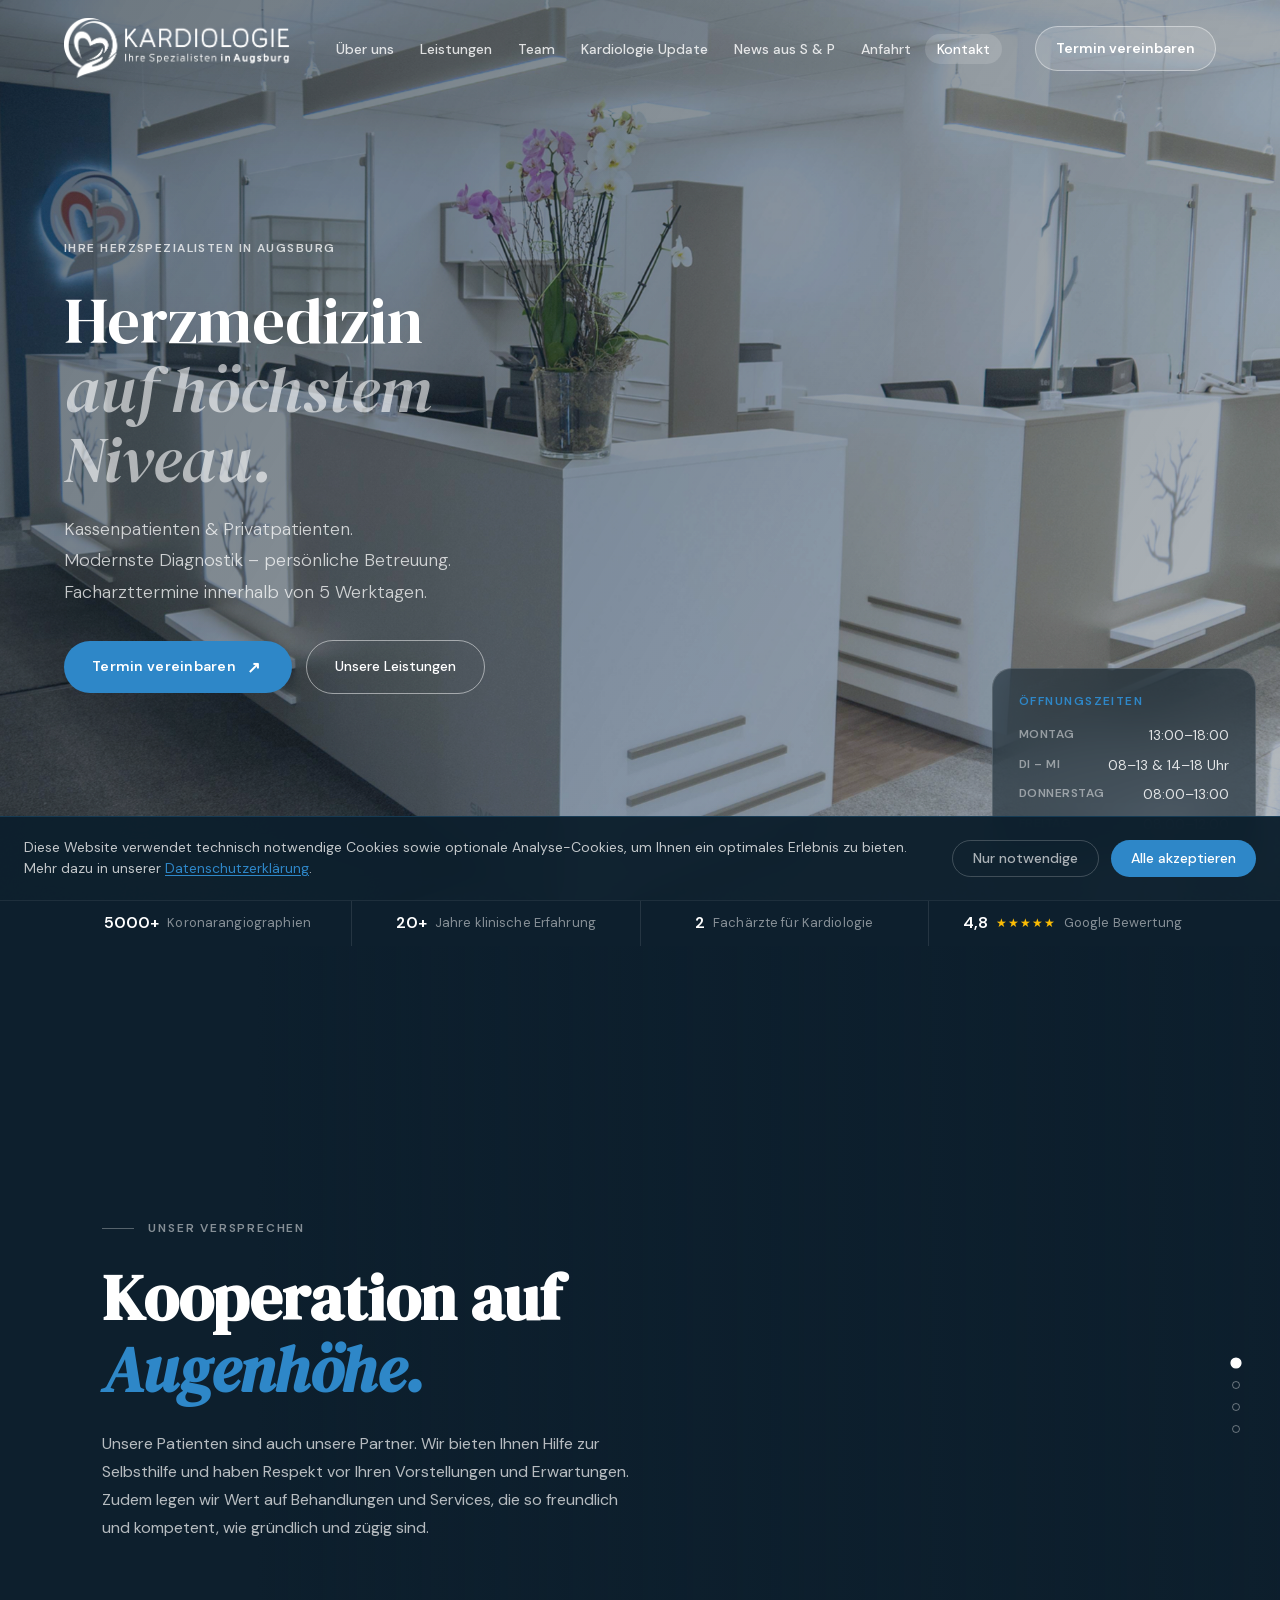
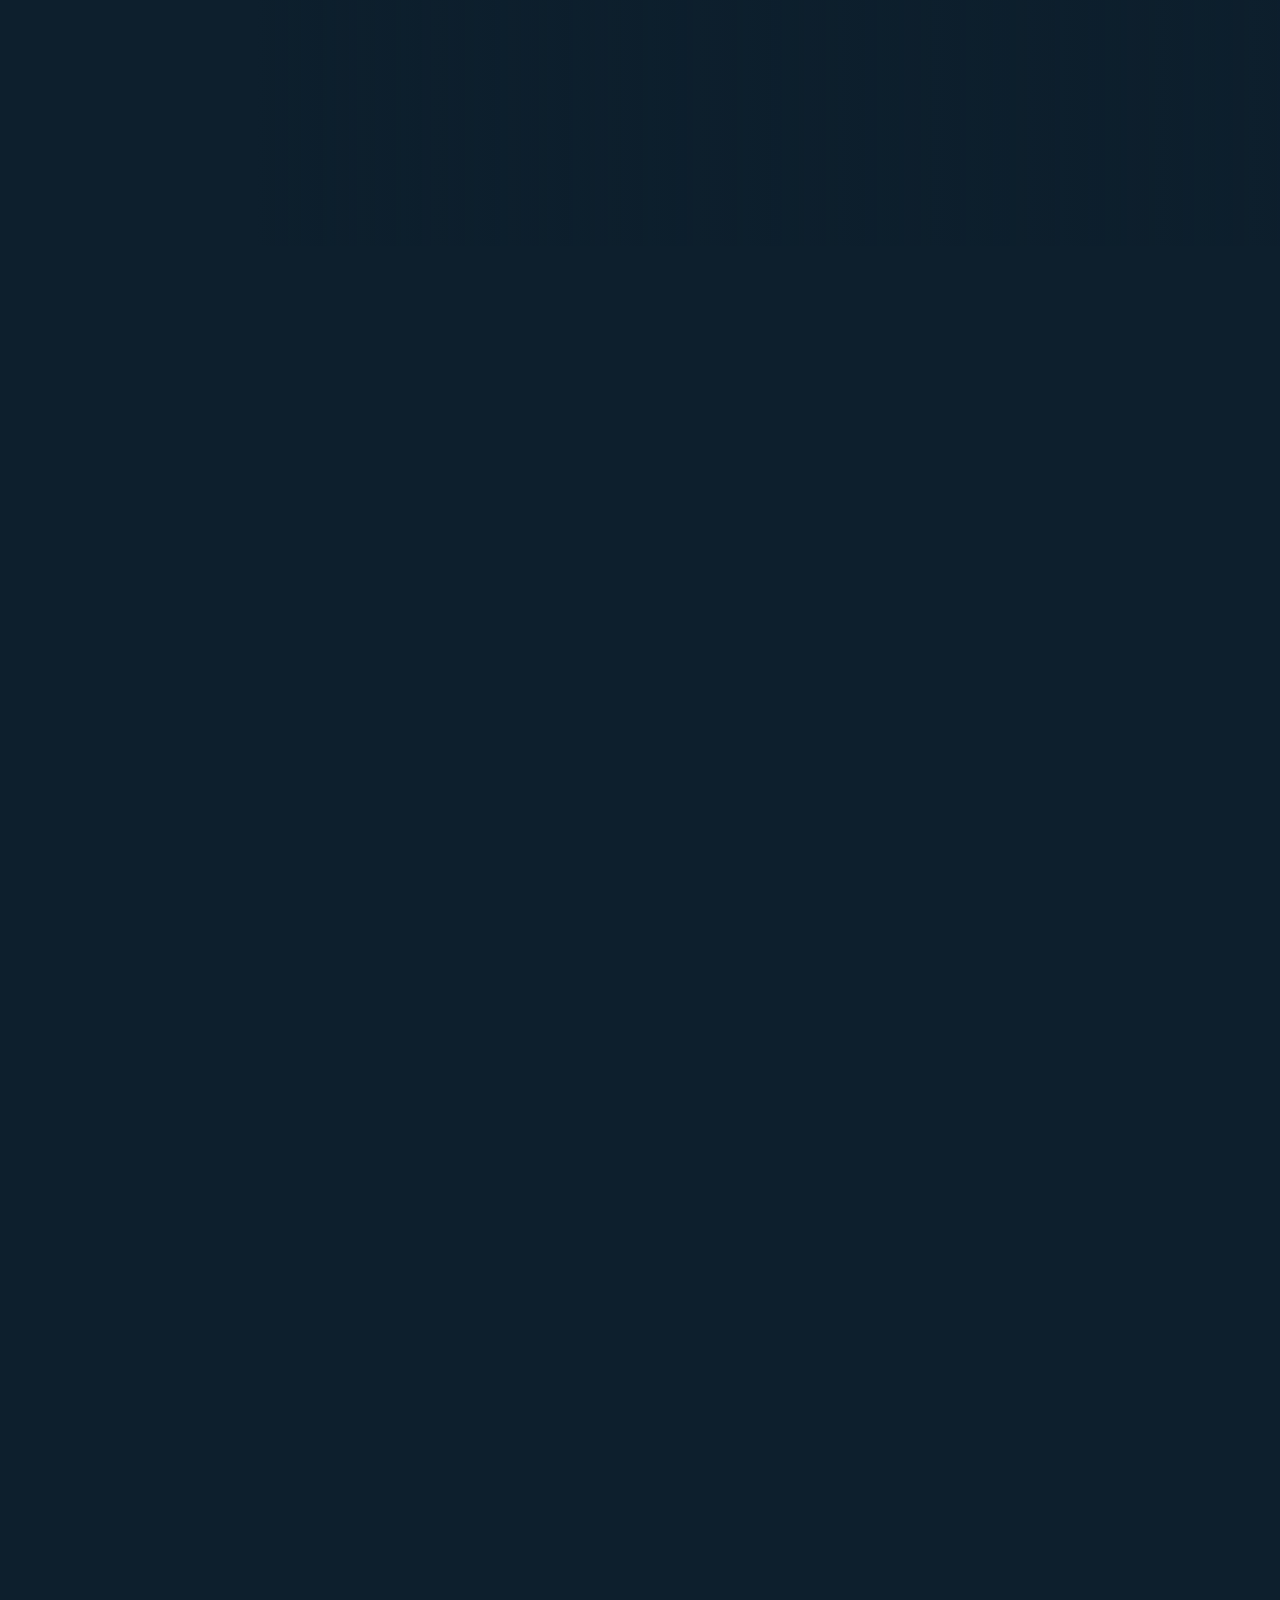
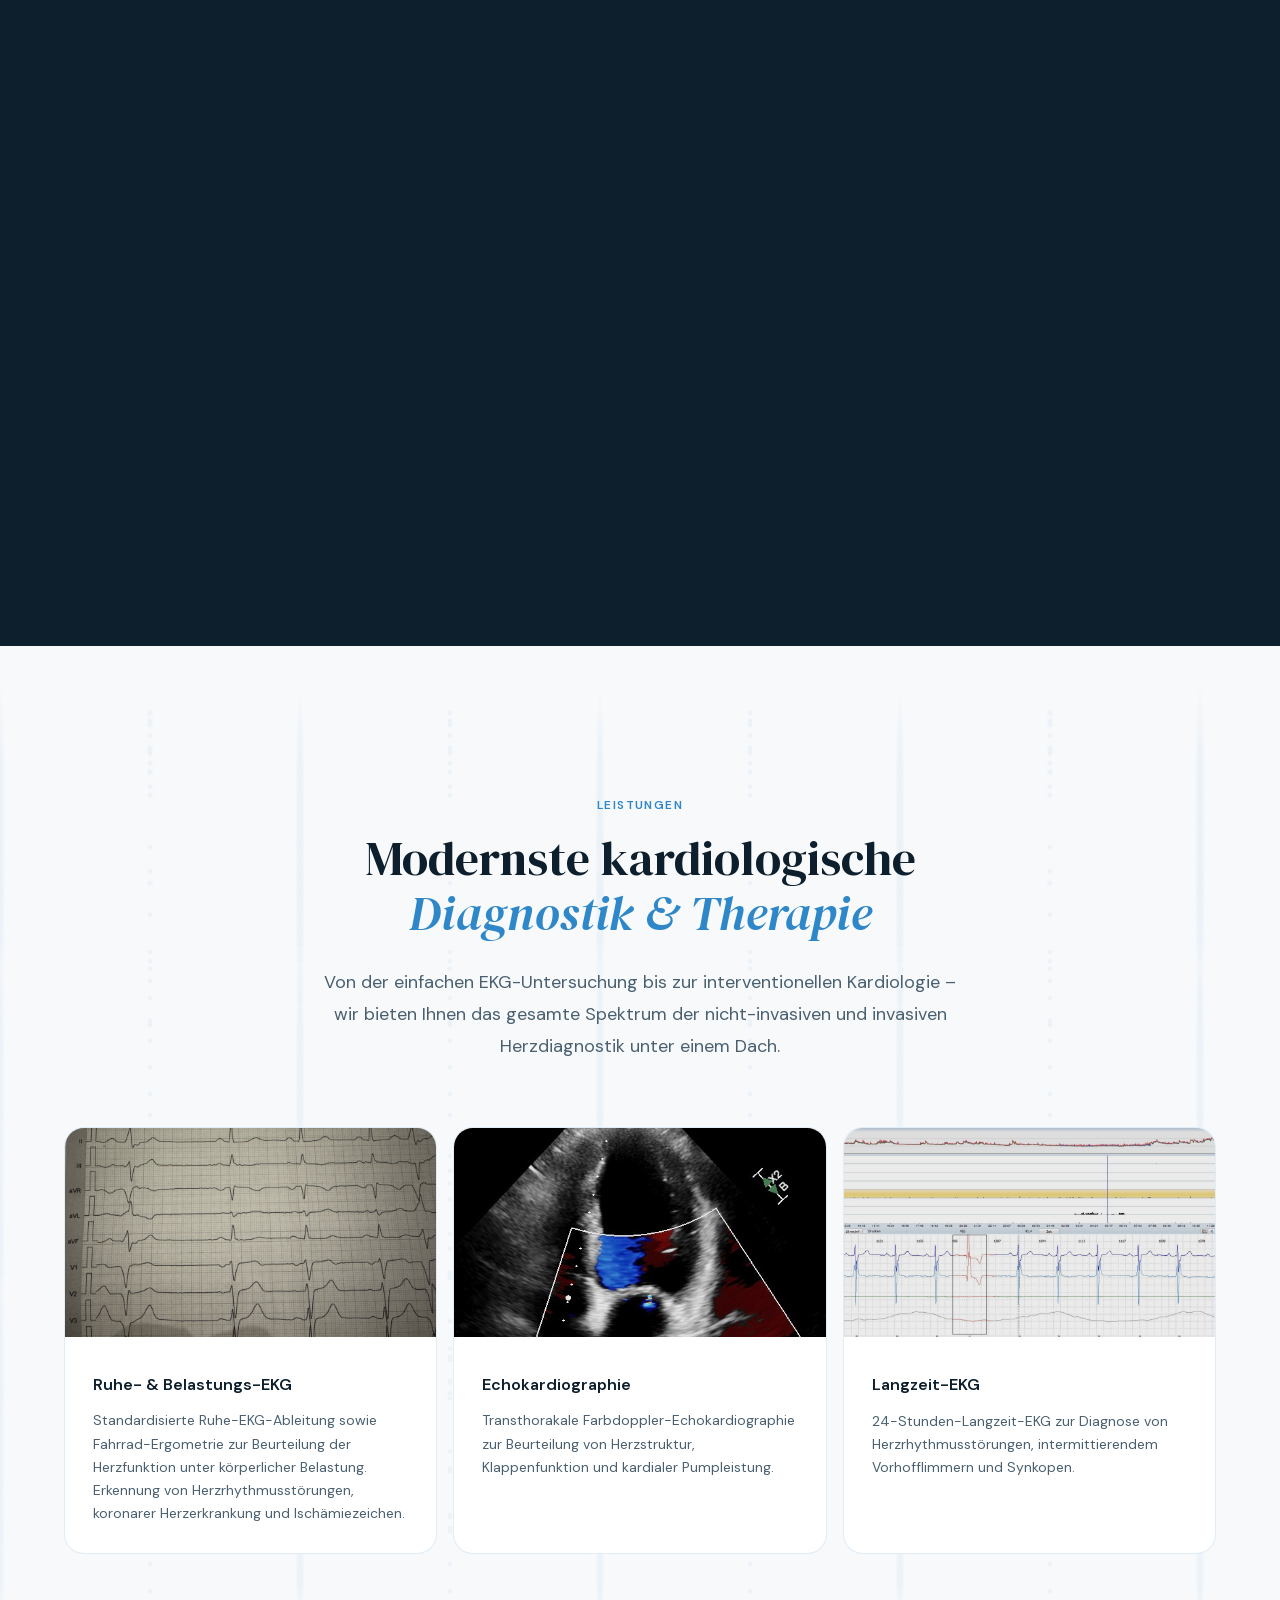
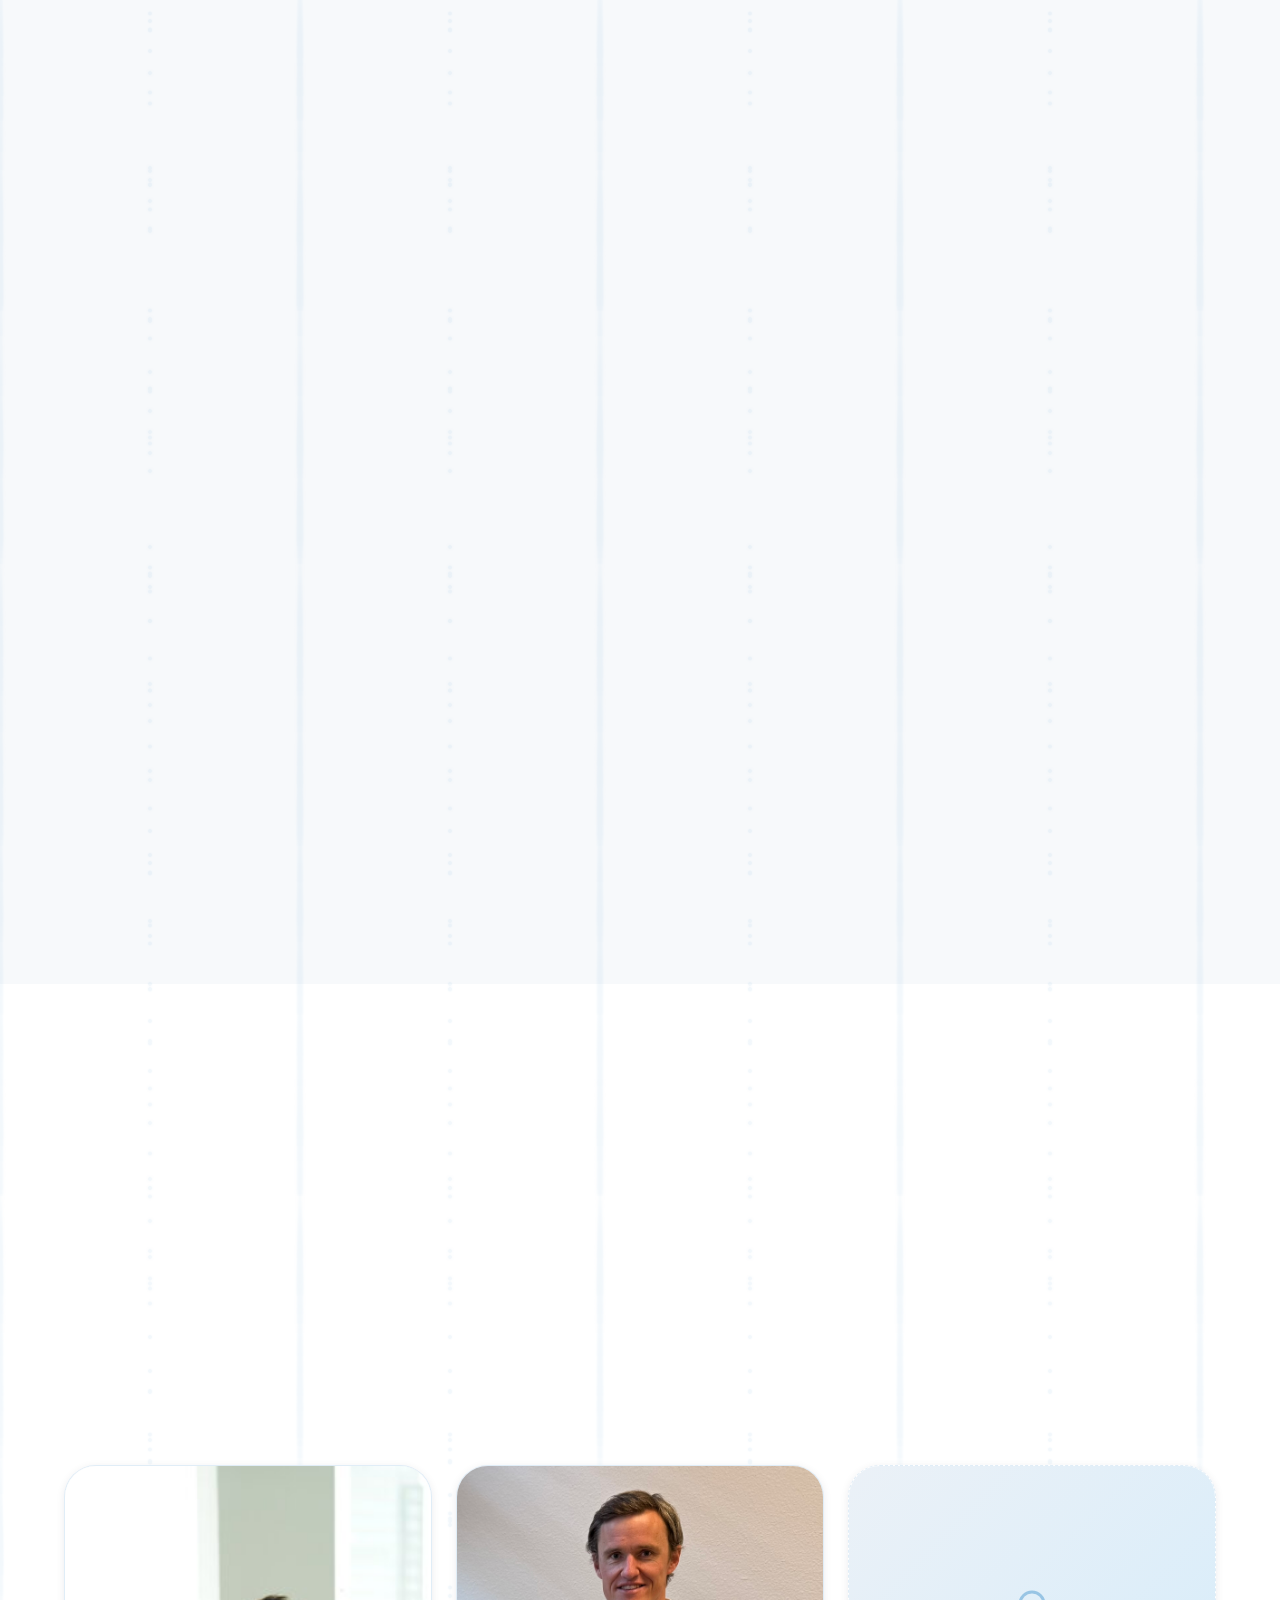
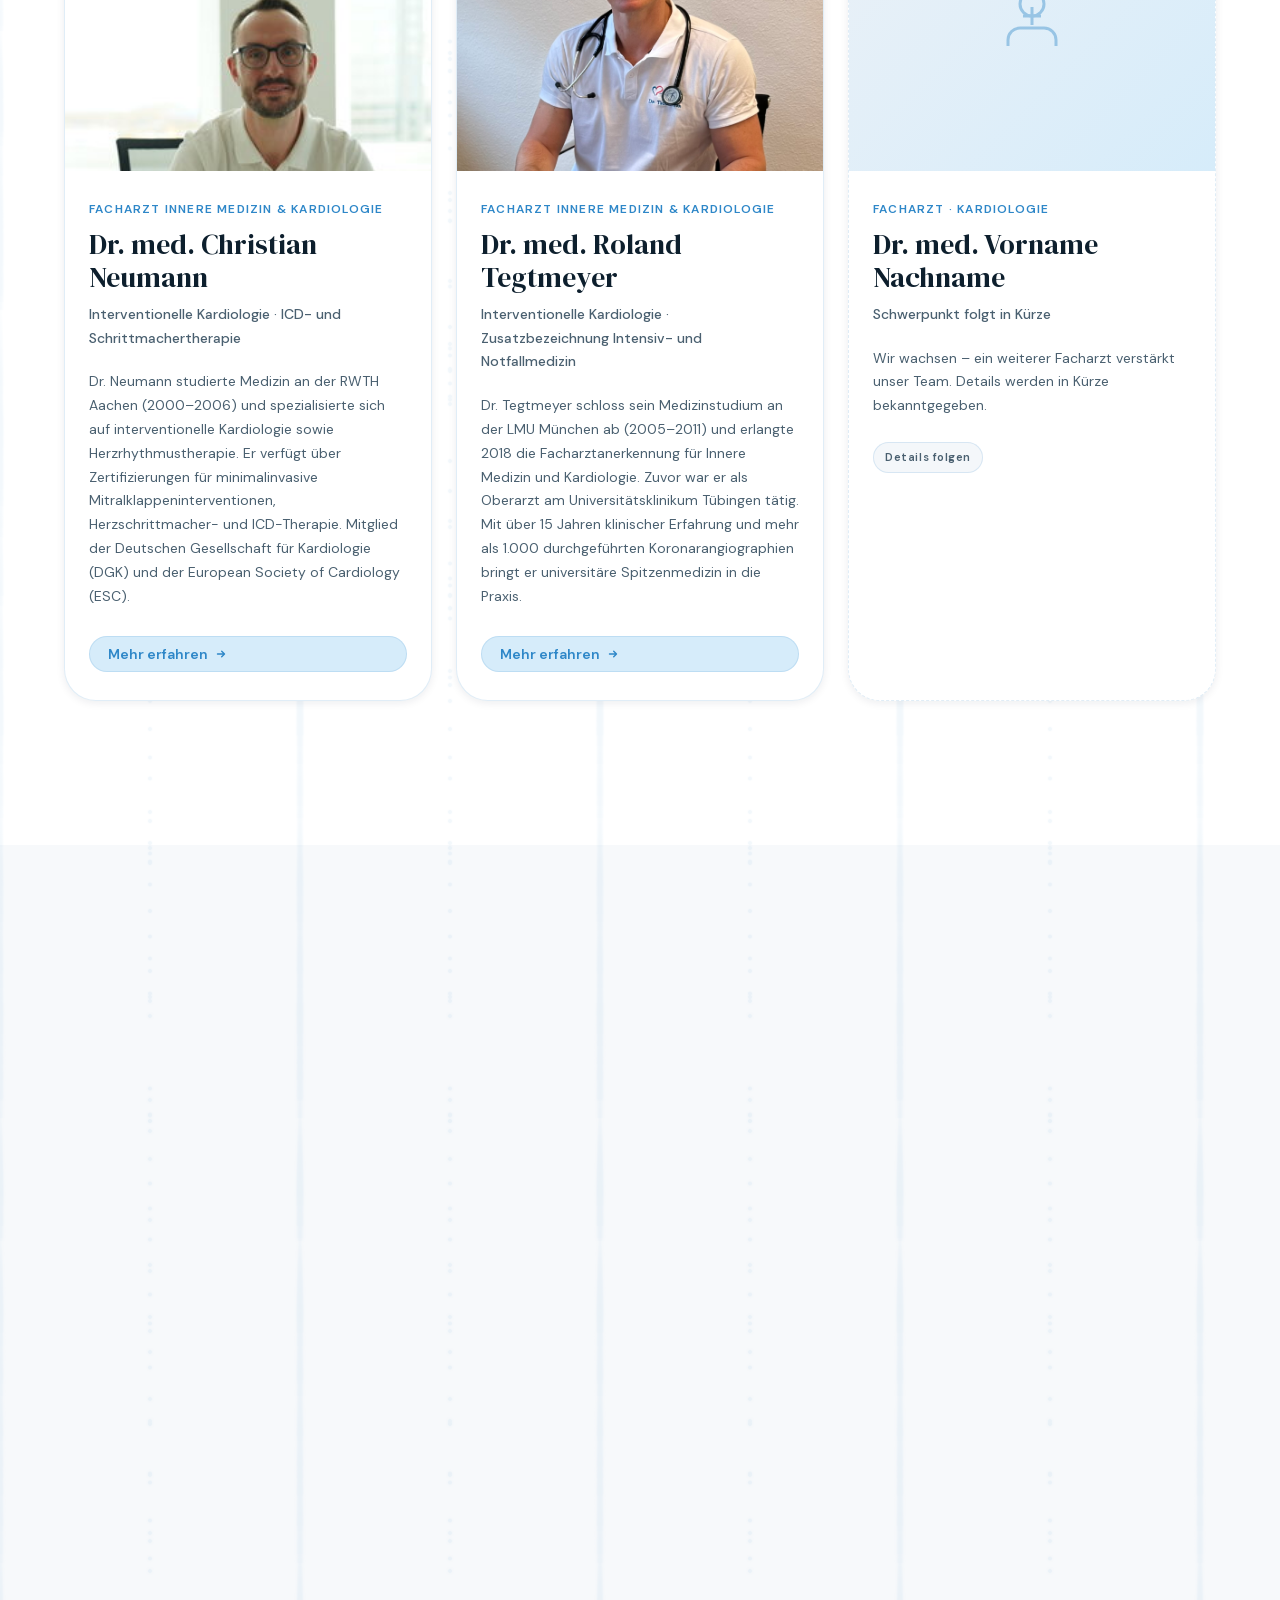
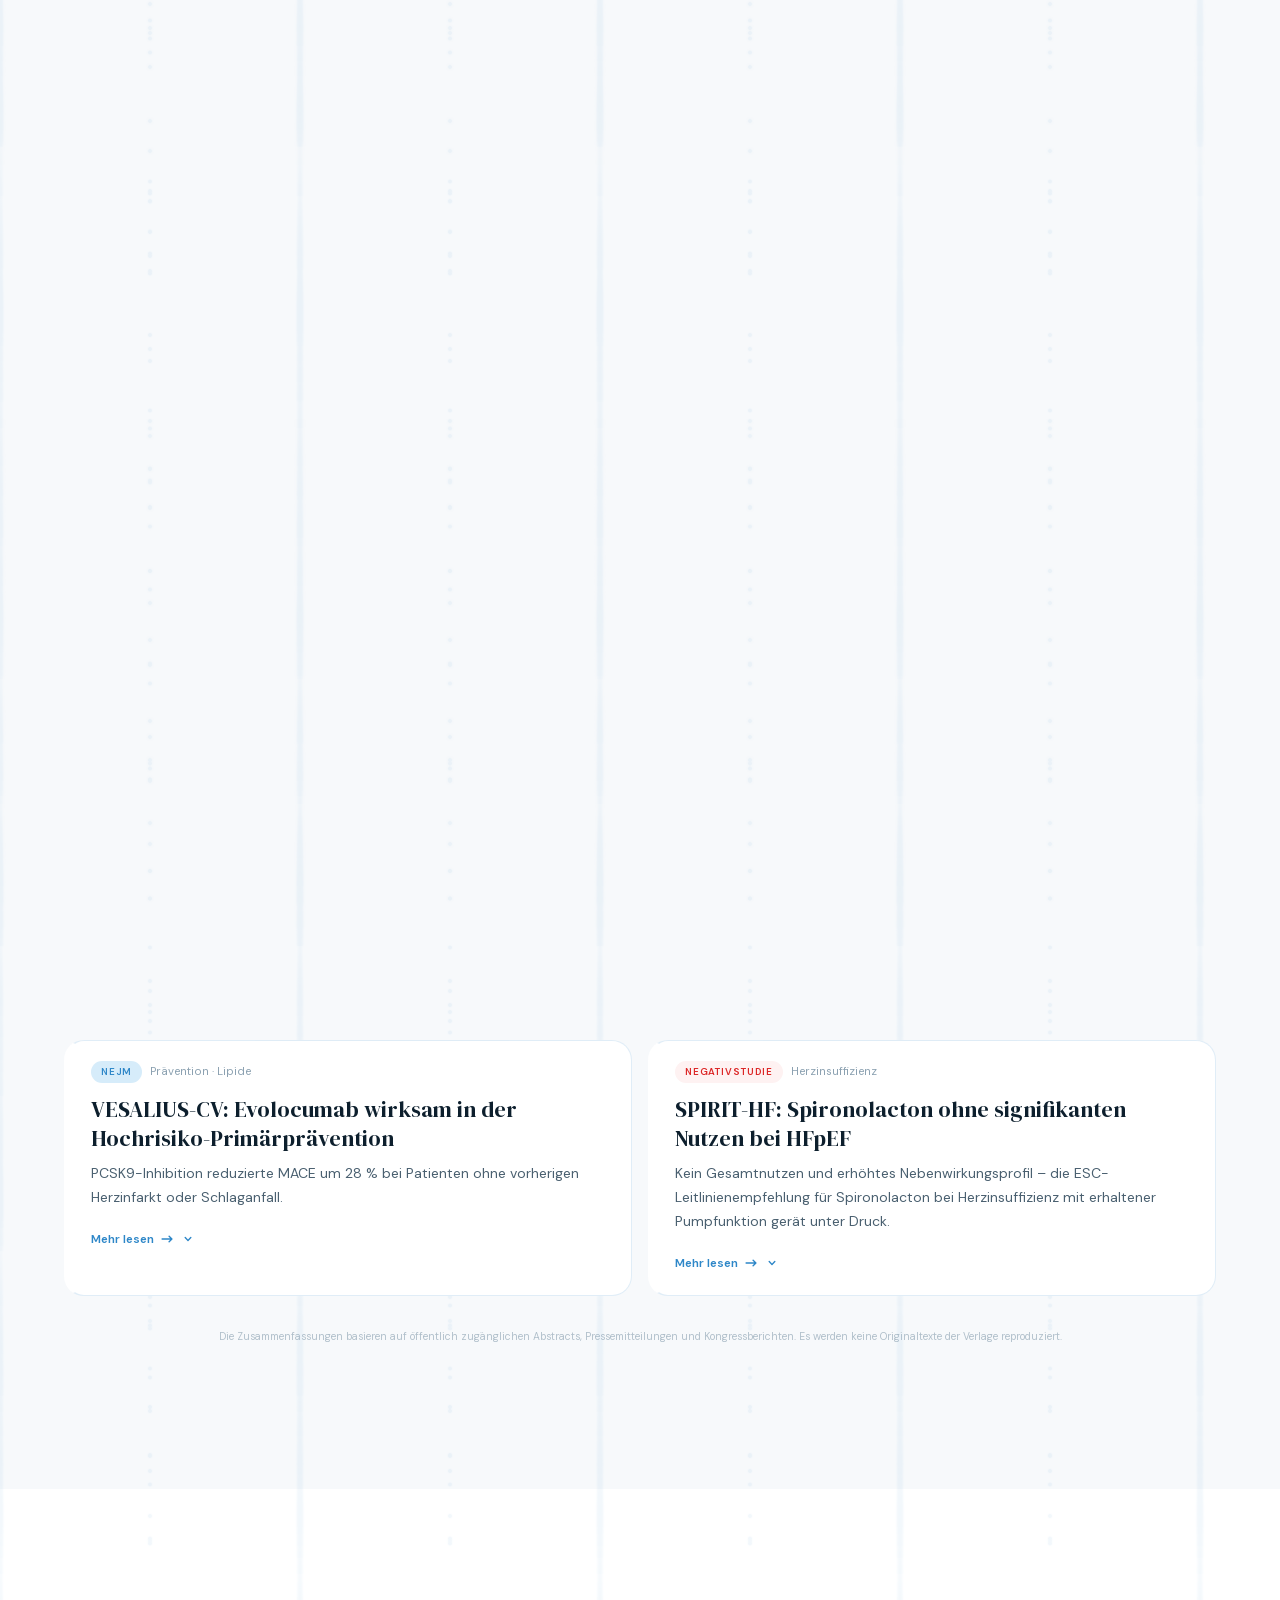
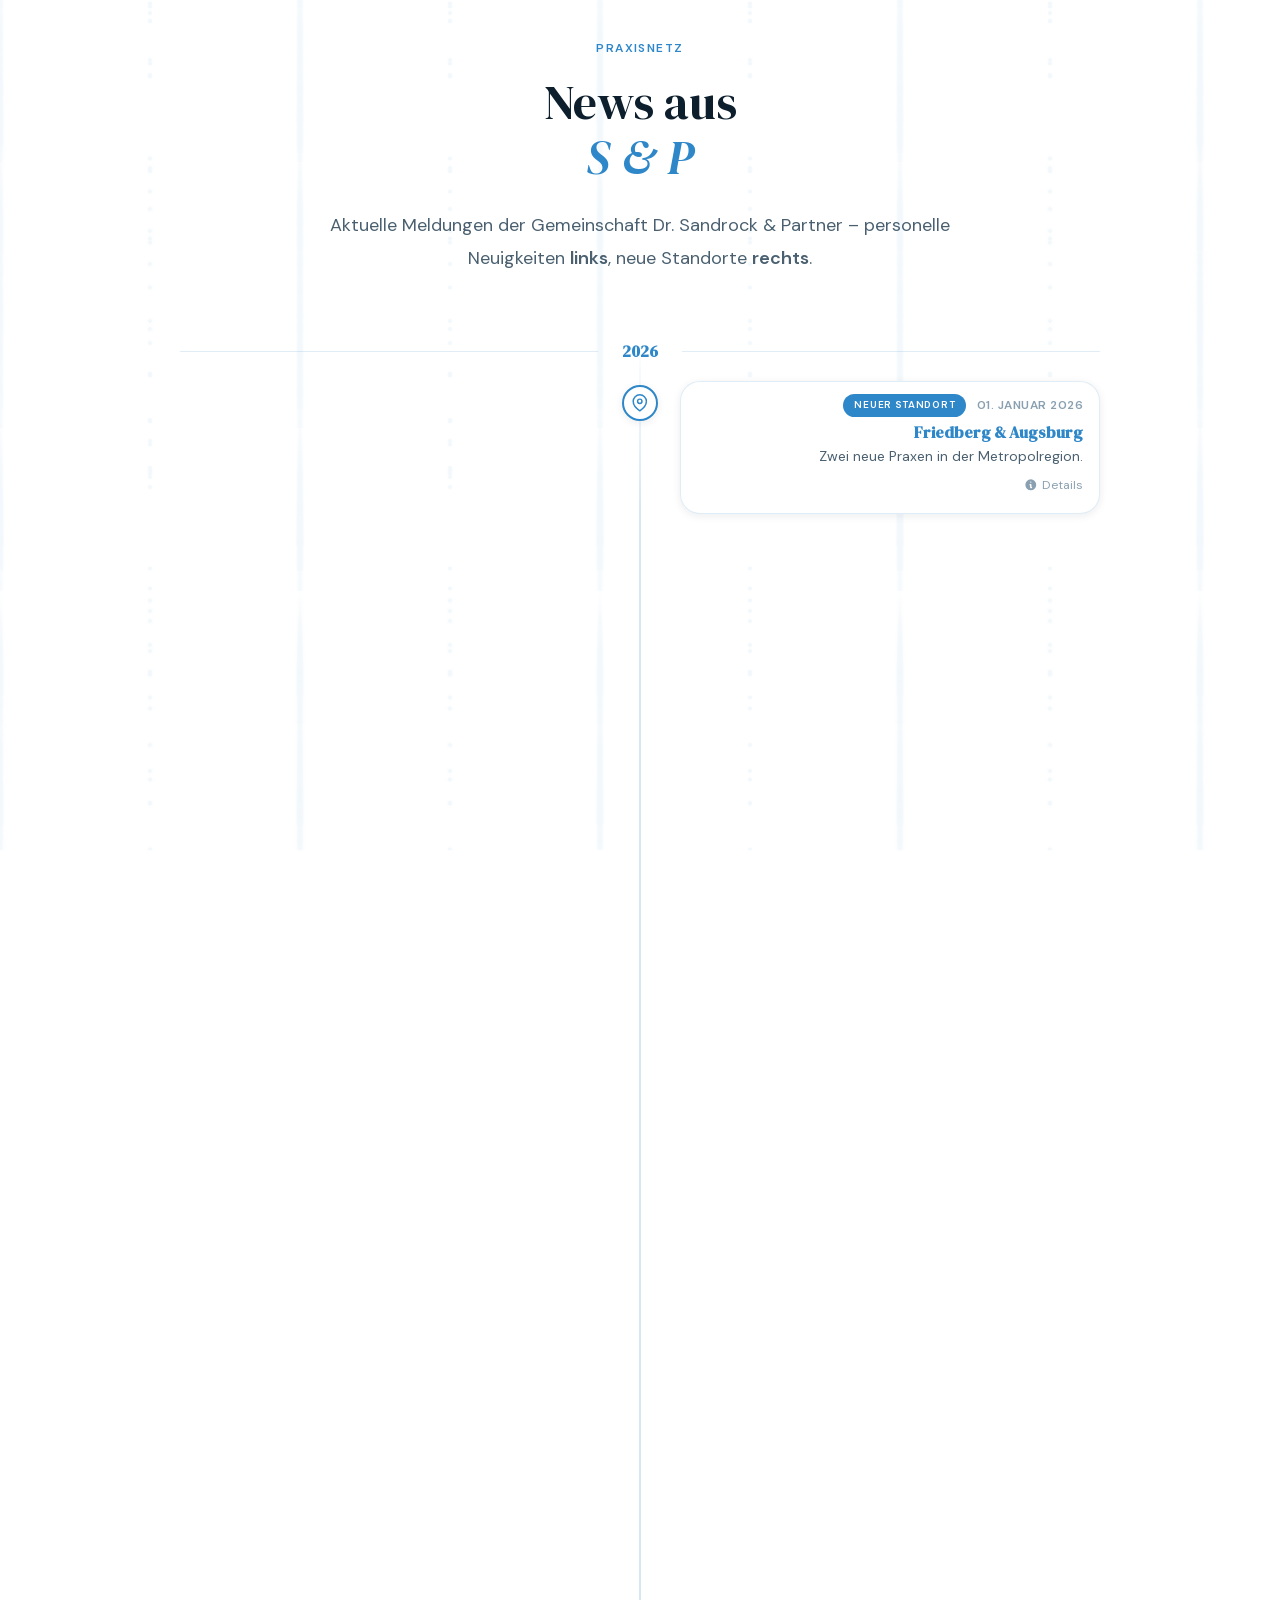
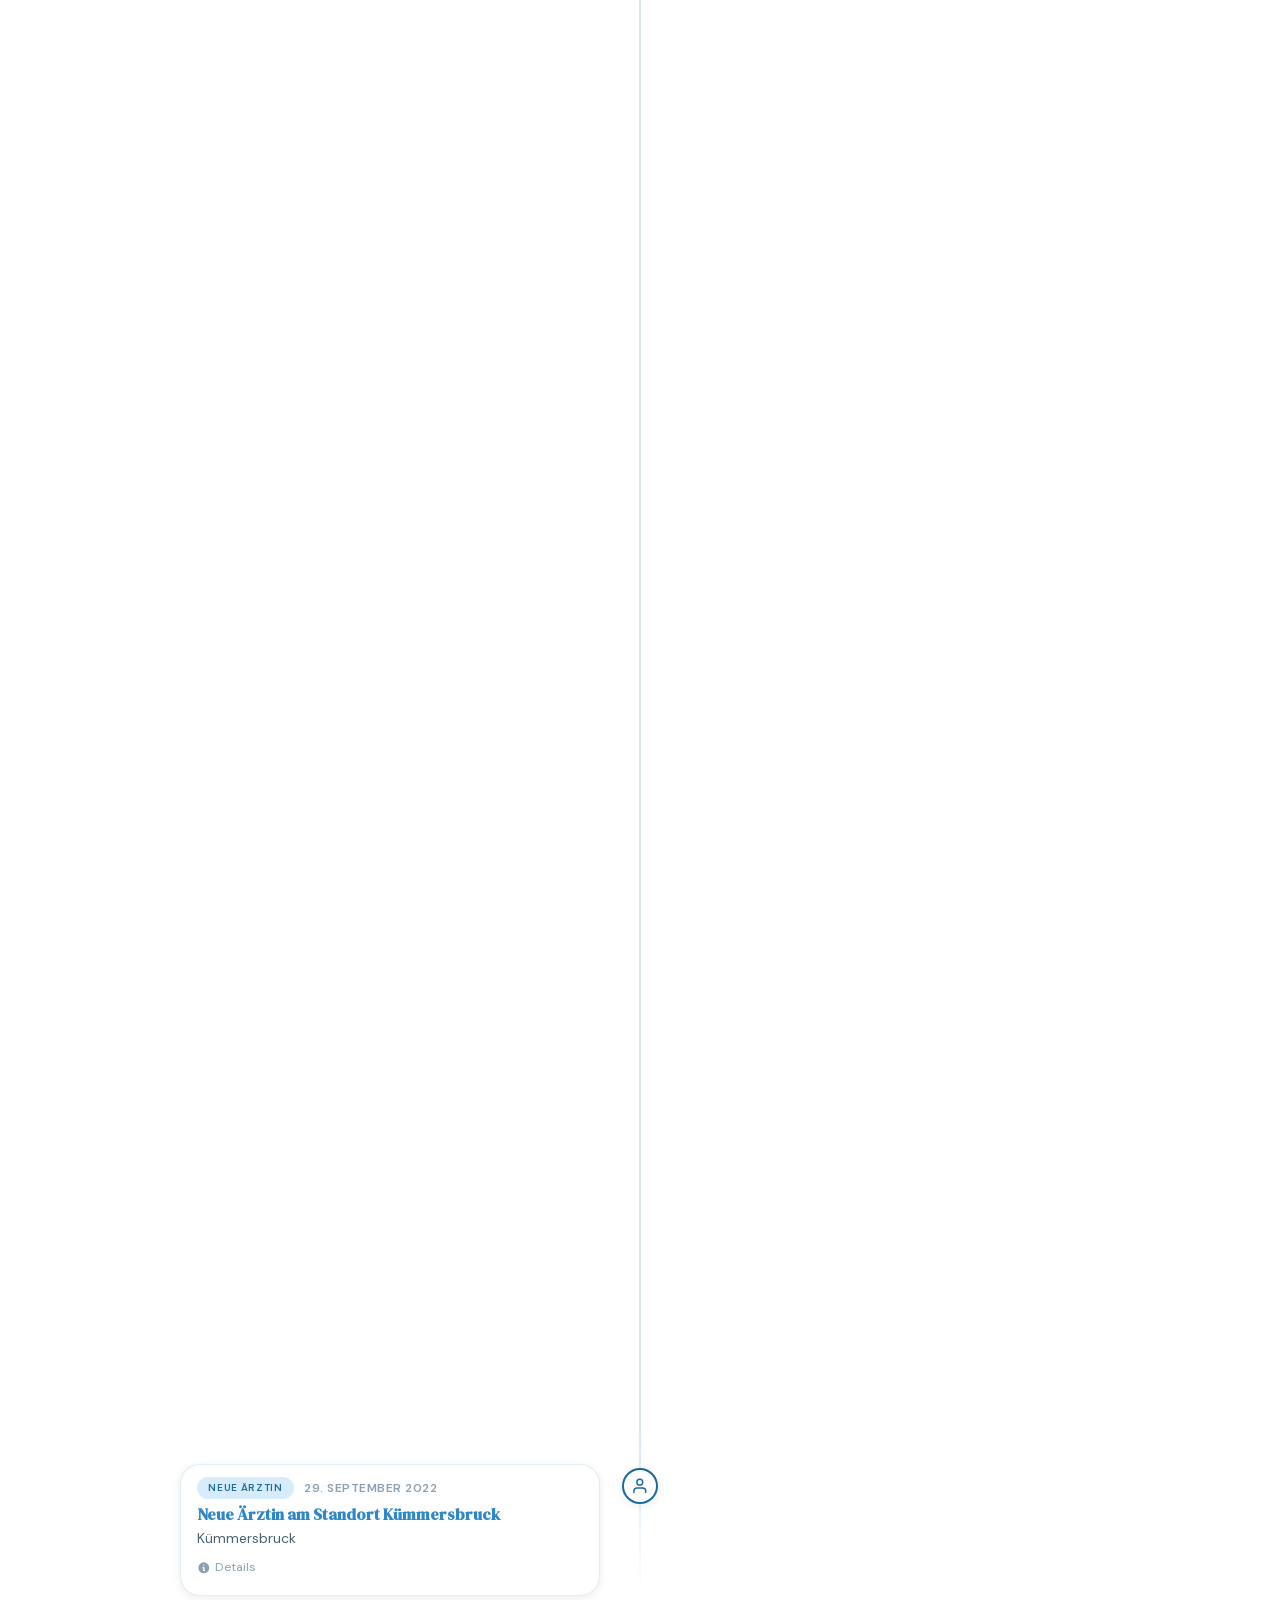
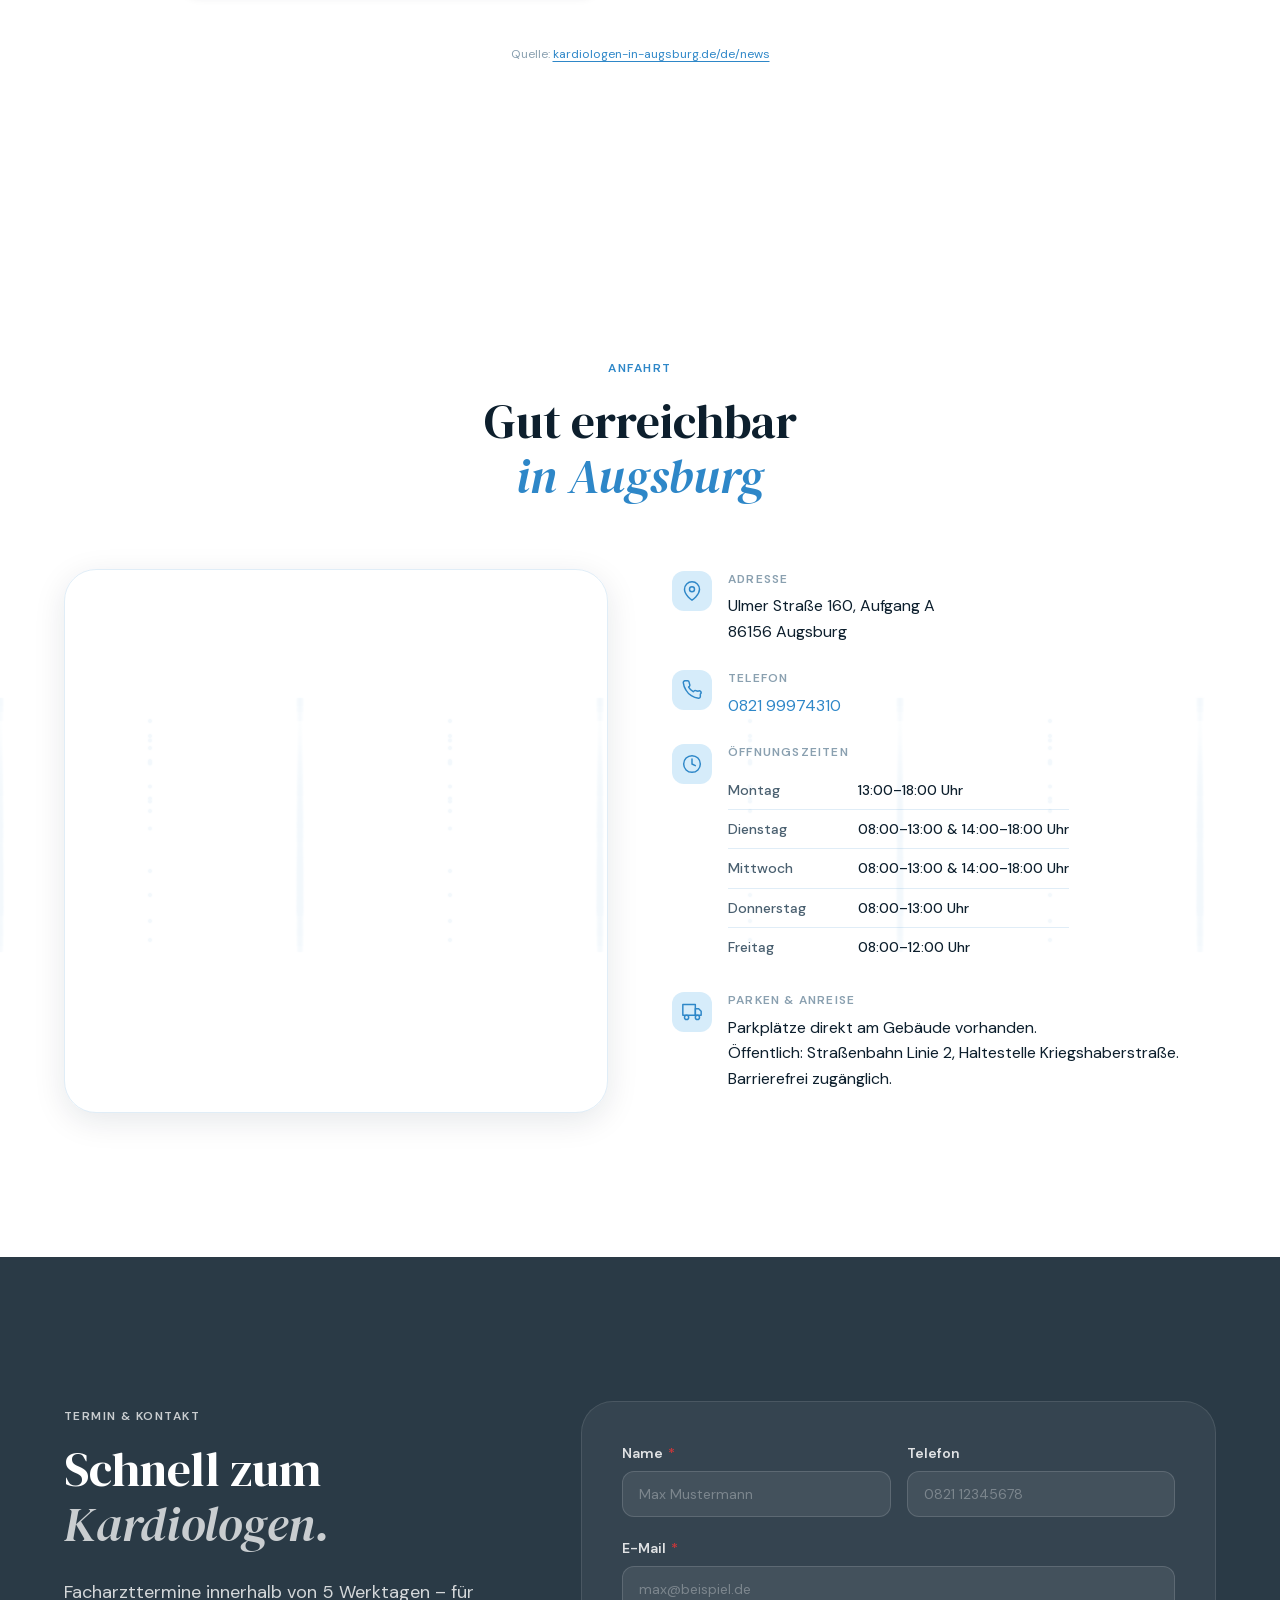
<file: index.html>
<!DOCTYPE html>
<html lang="de">
<head>
  <meta charset="UTF-8" />
  <meta name="viewport" content="width=device-width, initial-scale=1.0" />
  <meta name="description" content="Kardiologie Augsburg – Ihre Spezialisten für Herzerkrankungen. Modernste Diagnostik für Kassenpatienten und Privatpatienten. Dr. Tegtmeyer & Dr. Neumann. Termin: 0821 99974310." />
  <meta name="robots" content="index, follow" />
  <meta property="og:title" content="Kardiologie Augsburg – Ihre Herzspezialisten" />
  <meta property="og:description" content="Kardiologische Gemeinschaftspraxis in Augsburg. Modernste Diagnostik, persönliche Betreuung. Kassenpatienten & Privatpatienten willkommen." />
  <meta property="og:type" content="website" />
  <title>Kardiologie Augsburg – Ihre Herzspezialisten</title>

  <!-- Fonts (self-hosted, DSGVO-konform) -->
  <link rel="stylesheet" href="css/fonts.css" />

  <!-- Styles -->
  <link rel="stylesheet" href="css/style.css" />

  <!-- Schema.org structured data -->
  <script type="application/ld+json">
  {
    "@context": "https://schema.org",
    "@type": "MedicalBusiness",
    "name": "Kardiologie Augsburg – Ihre Spezialisten",
    "address": {
      "@type": "PostalAddress",
      "streetAddress": "Ulmer Straße 160, Aufgang A",
      "addressLocality": "Augsburg",
      "postalCode": "86156",
      "addressCountry": "DE"
    },
    "telephone": "+4982199974310",
    "openingHours": ["Mo 13:00-18:00", "Tu-We 08:00-13:00,14:00-18:00", "Th 08:00-13:00", "Fr 08:00-12:00"],
    "medicalSpecialty": "Cardiology"
  }
  </script>
</head>

<body>
  <!-- Skip Navigation -->
  <a class="skip-link" href="#main-content">Zum Inhalt springen</a>

  <!-- ═══════════════════════════════════════════════
       NAVIGATION
  ════════════════════════════════════════════════ -->
  <nav id="main-nav" role="navigation" aria-label="Hauptnavigation">
    <div class="nav-island">
      <a class="nav-logo" href="#startseite" aria-label="Kardiologie Augsburg – Startseite">
        <img src="Logo.png" alt="Kardiologie Augsburg – Ihre Spezialisten" />
      </a>

      <ul class="nav-links" role="list">
        <li><a class="nav-link" href="#ueber-uns">Über uns</a></li>
        <li><a class="nav-link" href="#leistungen">Leistungen</a></li>
        <li><a class="nav-link" href="#team">Team</a></li>
        <li><a class="nav-link" href="#news">Kardiologie Update</a></li>
        <li><a class="nav-link" href="#sp-news">News aus S &amp; P</a></li>
        <li><a class="nav-link" href="#anfahrt">Anfahrt</a></li>
        <li><a class="nav-link" href="#kontakt">Kontakt</a></li>
      </ul>

      <a class="nav-cta" href="#termin">Termin vereinbaren</a>

      <button
        class="nav-hamburger"
        id="menu-btn"
        aria-expanded="false"
        aria-controls="mobile-menu"
        aria-label="Menü öffnen"
      >
        <span class="ham-line ham-line--top"></span>
        <span class="ham-line ham-line--mid"></span>
        <span class="ham-line ham-line--bot"></span>
      </button>
    </div>
  </nav>

  <!-- Mobile Menu Overlay -->
  <div id="mobile-menu" class="mobile-overlay" role="dialog" aria-modal="true" aria-label="Navigation" hidden>
    <button class="mobile-overlay__close" id="menu-close" aria-label="Menü schließen">✕</button>
    <nav>
      <ul class="mobile-nav-list" role="list">
        <li class="mobile-nav-item"><a class="mobile-nav-link" href="#ueber-uns">Über uns</a></li>
        <li class="mobile-nav-item"><a class="mobile-nav-link" href="#leistungen">Leistungen</a></li>
        <li class="mobile-nav-item"><a class="mobile-nav-link" href="#team">Team</a></li>
        <li class="mobile-nav-item"><a class="mobile-nav-link" href="#news">Kardiologie Update</a></li>
        <li class="mobile-nav-item"><a class="mobile-nav-link" href="#sp-news">News aus S &amp; P</a></li>
        <li class="mobile-nav-item"><a class="mobile-nav-link" href="#anfahrt">Anfahrt</a></li>
        <li class="mobile-nav-item"><a class="mobile-nav-link" href="#kontakt">Kontakt</a></li>
        <li class="mobile-nav-item mobile-nav-item--cta">
          <a class="mobile-nav-link" href="#termin">Termin vereinbaren</a>
        </li>
      </ul>
    </nav>
    <div class="mobile-overlay__contact">
      <a href="tel:082199974310">0821 99974310</a>
    </div>
  </div>

  <!-- ═══════════════════════════════════════════════
       MAIN CONTENT
  ════════════════════════════════════════════════ -->
  <main id="main-content">

    <!-- ── HERO / STARTSEITE ── -->
    <section id="startseite" class="section-hero" aria-label="Herzlich Willkommen">
      <!-- Hintergrundbild (Ken Burns) -->
      <div class="hero-bg" aria-hidden="true">
        <img src="empfang.jpg" alt="" loading="eager" fetchpriority="high" />
      </div>


      <!-- Dunkles Overlay -->
      <div class="hero-overlay" aria-hidden="true"></div>

      <!-- Inhalt -->
      <div class="hero-content animate-on-scroll">
        <span class="eyebrow-tag eyebrow-tag--white">Ihre Herzspezialisten in Augsburg</span>
        <h1 class="hero-headline">
          Herzmedizin<br />
          <em>auf höchstem Niveau.</em>
        </h1>
        <p class="hero-subline">
          Kassenpatienten &amp; Privatpatienten.<br />
          Modernste Diagnostik – persönliche Betreuung.<br />
          Facharzttermine innerhalb von 5 Werktagen.
        </p>
        <div class="hero-cta-group">
          <a class="btn-primary" href="#termin">
            Termin vereinbaren
            <span class="btn-icon-wrap" aria-hidden="true">↗</span>
          </a>
          <a class="btn-ghost" href="#leistungen">Unsere Leistungen</a>
        </div>
      </div>

      <!-- Öffnungszeiten-Karte -->
      <div class="hero-hours-card animate-on-scroll delay-2" aria-label="Öffnungszeiten">
        <span class="hours-card-label">Öffnungszeiten</span>
        <ul class="hours-list" role="list">
          <li><span>Montag</span><span>13:00–18:00</span></li>
          <li><span>Di – Mi</span><span>08–13 &amp; 14–18 Uhr</span></li>
          <li><span>Donnerstag</span><span>08:00–13:00</span></li>
          <li><span>Freitag</span><span>08:00–12:00</span></li>
        </ul>
      </div>
    </section>

    <!-- ── STATS BAR ── -->
    <div class="ueber-stats-wrap">
      <div class="container">
        <div class="stats-bar">
          <div class="stat-item animate-on-scroll">
            <span class="stat-number" data-count="5000" data-suffix="+">5.000+</span>
            <span class="stat-label">Koronarangiographien</span>
          </div>
          <div class="stat-item animate-on-scroll delay-1">
            <span class="stat-number" data-count="20" data-suffix="+">20+</span>
            <span class="stat-label">Jahre klinische Erfahrung</span>
          </div>
          <div class="stat-item animate-on-scroll delay-2">
            <span class="stat-number" data-count="2">2</span>
            <span class="stat-label">Fachärzte für Kardiologie</span>
          </div>
          <div class="stat-item animate-on-scroll delay-3">
            <span class="stat-number">4,8</span>
            <div class="stat-stars" aria-label="4,8 von 5 Sternen">★★★★★</div>
            <span class="stat-label">Google Bewertung</span>
          </div>
        </div>
      </div>
    </div>

    <!-- ── ÜBER UNS ── -->
    <section id="ueber-uns">

      <!-- ── Scroll-scrubbed video (400 vh = 4 phases) ── -->
      <div class="ueber-scroll-wrapper">
        <div class="ueber-sticky">

          <!-- Background video — scrubbed by scroll -->
          <video id="ueber-video" muted playsinline preload="auto"
                 aria-label="Einblick in die Kardiologie Augsburg">
            <source src="Video2.mp4" type="video/mp4" />
          </video>

          <!-- Dark overlay -->
          <div class="ueber-video-overlay" aria-hidden="true"></div>

          <!-- Progress bar -->
          <div class="ueber-progress-bar" id="ueber-progress" aria-hidden="true"></div>

          <!-- Phase dots -->
          <div class="ueber-phase-dots" aria-hidden="true">
            <div class="ueber-dot active" data-dot="0"></div>
            <div class="ueber-dot"        data-dot="1"></div>
            <div class="ueber-dot"        data-dot="2"></div>
            <div class="ueber-dot"        data-dot="3"></div>
          </div>

          <!-- Phase 0 — Kooperation auf Augenhöhe -->
          <div class="ueber-phase active" data-phase="0">
            <div class="ueber-phase-label">Unser Versprechen</div>
            <h2>Kooperation auf<br><em>Augenhöhe.</em></h2>
            <p>
              Unsere Patienten sind auch unsere Partner. Wir bieten Ihnen
              Hilfe zur Selbsthilfe und haben Respekt vor Ihren Vorstellungen
              und Erwartungen. Zudem legen wir Wert auf Behandlungen und Services,
              die so freundlich und kompetent, wie gründlich und zügig sind.
            </p>
          </div>

          <!-- Phase 1 — Qualität -->
          <div class="ueber-phase" data-phase="1">
            <div class="ueber-phase-label">Unser Anspruch</div>
            <h2>Medizinische<br><em>Qualität.</em></h2>
            <p>
              Die medizinische Qualität hat oberste Priorität. Um eine exzellente
              ärztliche Versorgung zu gewährleisten, haben wir uns zu einem
              kontinuierlichen, systematischen und selbstkritischen
              Verbesserungsprozess verpflichtet. Wir behandeln jeden Patienten
              unabhängig seines Versichertenstatus mit der bestmöglichen Qualität.
            </p>
          </div>

          <!-- Phase 2 — Teamgeist -->
          <div class="ueber-phase" data-phase="2">
            <div class="ueber-phase-label">Unser Team</div>
            <h2>Offen.<br><em>Teamgeist.</em></h2>
            <p>
              Zum Wohle unserer Patienten und von uns selbst ist unser Praxisklima
              offen, zugewandt und freundlich. Unsere Mitarbeiterinnen und
              Mitarbeiter sind unser wichtigstes Gut.
            </p>
          </div>

          <!-- Phase 3 — Kurzfristige Termine & CTA -->
          <div class="ueber-phase" data-phase="3">
            <div class="ueber-phase-label">Ihr nächster Schritt</div>
            <h2>Kurzfristige<br><em>Termine.</em></h2>
            <p>
              Die Gesundheit Ihres Herzens lassen wir nicht warten. Wir
              garantieren Ihnen deshalb einen Termin innerhalb von fünf
              Werktagen bei einer unserer Fachärztinnen oder Fachärzte.
            </p>
            <a class="btn-primary" href="#termin">
              Jetzt Termin vereinbaren
              <span class="btn-icon-wrap" aria-hidden="true">↗</span>
            </a>
          </div>

        </div>
      </div><!-- /ueber-scroll-wrapper -->

    </section>

    <!-- ── FALLING PATTERN BACKGROUND (ab Leistungen) ── -->
    <div class="falling-pattern-wrapper">
      <div id="falling-pattern" aria-hidden="true">
        <div id="falling-pattern-bg"></div>
        <div id="falling-pattern-blur"></div>
      </div>

    <!-- ── LEISTUNGEN ── -->
    <section id="leistungen" class="section section--surface">
      <div class="container">
        <div class="section-header animate-on-scroll">
          <span class="eyebrow-tag">Leistungen</span>
          <h2 class="section-headline">
            Modernste kardiologische<br />
            <em>Diagnostik & Therapie</em>
          </h2>
          <p class="body-text" style="margin-inline: auto;">
            Von der einfachen EKG-Untersuchung bis zur interventionellen Kardiologie –
            wir bieten Ihnen das gesamte Spektrum der nicht-invasiven und invasiven
            Herzdiagnostik unter einem Dach.
          </p>
        </div>

        <div class="bento-grid">
          <!-- Card 1 — EKG -->
          <div class="leistung-card leistung-card--image animate-on-scroll">
            <div class="leistung-card__img">
              <img src="EKG.jpeg" alt="EKG-Aufzeichnung" loading="lazy" />
            </div>
            <div class="leistung-card__body">
              <h3 class="leistung-title">Ruhe- &amp; Belastungs-EKG</h3>
              <p class="leistung-desc">
                Standardisierte Ruhe-EKG-Ableitung sowie Fahrrad-Ergometrie zur
                Beurteilung der Herzfunktion unter körperlicher Belastung. Erkennung
                von Herzrhythmusstörungen, koronarer Herzerkrankung und Ischämiezeichen.
              </p>
            </div>
          </div>

          <!-- Card 2 — Echokardiographie -->
          <div class="leistung-card leistung-card--image animate-on-scroll delay-1">
            <div class="leistung-card__img">
              <img src="Echo.jpeg" alt="Echokardiographie Farb-Doppler" loading="lazy" />
            </div>
            <div class="leistung-card__body">
              <h3 class="leistung-title">Echokardiographie</h3>
              <p class="leistung-desc">
                Transthorakale Farbdoppler-Echokardiographie zur Beurteilung von
                Herzstruktur, Klappenfunktion und kardialer Pumpleistung.
              </p>
            </div>
          </div>

          <!-- Card 3 — Langzeit-EKG -->
          <div class="leistung-card leistung-card--image animate-on-scroll delay-2">
            <div class="leistung-card__img">
              <img src="LZ.jpeg" alt="Langzeit-EKG Aufzeichnung" loading="lazy" />
            </div>
            <div class="leistung-card__body">
              <h3 class="leistung-title">Langzeit-EKG</h3>
              <p class="leistung-desc">
                24-Stunden-Langzeit-EKG zur Diagnose von Herzrhythmusstörungen,
                intermittierendem Vorhofflimmern und Synkopen.
              </p>
            </div>
          </div>

          <!-- Card 4 — Stressechokardiographie -->
          <div class="leistung-card leistung-card--image animate-on-scroll">
            <div class="leistung-card__img">
              <img src="stress.jpg" alt="Stressechokardiographie" loading="lazy" style="object-position: center center;" />
            </div>
            <div class="leistung-card__body">
              <h3 class="leistung-title">Stressechokardiographie</h3>
              <p class="leistung-desc">
                Echokardiographie in Ruhe und unter Fahrradergometer-Belastung zur
                Erkennung von Durchblutungsstörungen des Herzmuskels. Höhere
                Aussagekraft als das Belastungs-EKG – in Studien mit einem
                kardialen MRT vergleichbar.
              </p>
            </div>
          </div>

          <!-- Card 5 — Herzkatheterlabor -->
          <div class="leistung-card leistung-card--image animate-on-scroll delay-1">
            <div class="leistung-card__img">
              <img src="Koro.jpeg" alt="Koronarangiographie" loading="lazy" />
            </div>
            <div class="leistung-card__body">
              <h3 class="leistung-title">Herzkatheterlabor</h3>
              <p class="leistung-desc">
                Invasive Koronardiagnostik und interventionelle Therapie im
                Herzkatheterlabor. Koronarangiographie und Stentimplantation.
              </p>
            </div>
          </div>

          <!-- Card 6 — Labordiagnostik -->
          <div class="leistung-card leistung-card--image animate-on-scroll delay-2">
            <div class="leistung-card__img">
              <img src="Labor.jpeg" alt="Labordiagnostik Blutröhrchen" loading="lazy" />
            </div>
            <div class="leistung-card__body">
              <h3 class="leistung-title">Labordiagnostik</h3>
              <p class="leistung-desc">
                Umfassende Laboranalysen: Cholesterin, LDL/HDL, Triglyzeride,
                Troponin, NT-proBNP, HbA1c, Nüchternglukose und Risikofaktoren.
              </p>
            </div>
          </div>

          <!-- Card 7 — Karotis-Doppler -->
          <div class="leistung-card leistung-card--image animate-on-scroll">
            <div class="leistung-card__img">
              <img src="hals.jpg" alt="Karotis-Doppler Ultraschall" loading="lazy" />
            </div>
            <div class="leistung-card__body">
              <h3 class="leistung-title">Karotis-Doppler</h3>
              <p class="leistung-desc">
                Ultraschall der Halsschlagadern zur Früherkennung von Stenosen
                und arteriosklerotischen Plaques. Schlaganfallprävention.
              </p>
            </div>
          </div>

          <!-- Card 8 — Langzeitblutdruck -->
          <div class="leistung-card leistung-card--image animate-on-scroll delay-1">
            <div class="leistung-card__img">
              <img src="blutdruck.png" alt="Langzeitblutdruckmessung" loading="lazy" />
            </div>
            <div class="leistung-card__body">
              <h3 class="leistung-title">Langzeitblutdruck</h3>
              <p class="leistung-desc">
                Ambulante 24-Stunden-Blutdruckmessung (ABPM) zur präzisen
                Diagnostik von Bluthochdruck, Weißkittel-Hypertonie und
                nächtlichen Blutdruckabfällen.
              </p>
            </div>
          </div>

          <!-- Card 9 — Kardio-Vorsorge & Prävention -->
          <div class="leistung-card leistung-card--image animate-on-scroll delay-2">
            <div class="leistung-card__img">
              <img src="Ergo.png" alt="Ergometrie Belastungstest" loading="lazy" />
            </div>
            <div class="leistung-card__body">
              <h3 class="leistung-title">Kardio-Vorsorge &amp; Prävention</h3>
              <p class="leistung-desc">
                Umfassender Herzcheck mit Risikostratifizierung nach SCORE-System.
                Individuelle Präventionsberatung zu Lebensstil, Ernährung und
                kardiovaskulären Risikofaktoren.
              </p>
            </div>
          </div>
        </div>
      </div>
    </section>

    <!-- ── TEAM ── -->
    <section id="team" class="section section--light">
      <div class="container">
        <div class="section-header animate-on-scroll">
          <span class="eyebrow-tag">Unser Team</span>
          <h2 class="section-headline">
            Ihre Ärzte.<br />
            <em>Erfahren &amp; engagiert.</em>
          </h2>
          <p class="body-text" style="margin-inline: auto;">
            Unsere Fachärzte verbinden jahrelange universitäre Ausbildung mit
            persönlicher Zuwendung – für eine Medizin, die den Menschen in den
            Mittelpunkt stellt.
          </p>
        </div>

        <div class="team-grid">
          <!-- Dr. Christian Neumann -->
          <div class="arzt-card animate-on-scroll">
            <div class="arzt-card__photo">
              <img src="christian.jpg" alt="Dr. med. Christian Neumann" loading="lazy" />
            </div>
            <div class="arzt-card__body">
              <span class="arzt-card__title">Facharzt Innere Medizin &amp; Kardiologie</span>
              <h3 class="arzt-card__name">Dr. med. Christian Neumann</h3>
              <p class="arzt-card__specialty">Interventionelle Kardiologie · ICD- und Schrittmachertherapie</p>
              <p class="arzt-card__bio">
                Dr. Neumann studierte Medizin an der RWTH Aachen (2000–2006) und
                spezialisierte sich auf interventionelle Kardiologie sowie
                Herzrhythmustherapie. Er verfügt über Zertifizierungen für
                minimalinvasive Mitralklappeninterventionen, Herzschrittmacher-
                und ICD-Therapie. Mitglied der Deutschen Gesellschaft für
                Kardiologie (DGK) und der European Society of Cardiology (ESC).
              </p>
              <button class="arzt-mehr-btn" onclick="openArztModal('christian')" aria-haspopup="dialog">
                Mehr erfahren
                <svg viewBox="0 0 20 20" fill="currentColor" aria-hidden="true">
                  <path fill-rule="evenodd" d="M10.293 5.293a1 1 0 011.414 0l4 4a1 1 0 010 1.414l-4 4a1 1 0 01-1.414-1.414L12.586 11H5a1 1 0 110-2h7.586l-2.293-2.293a1 1 0 010-1.414z" clip-rule="evenodd"/>
                </svg>
              </button>
            </div>
          </div>

          <!-- Dr. Roland Tegtmeyer -->
          <div class="arzt-card animate-on-scroll delay-2">
            <div class="arzt-card__photo">
              <img src="Roland.jpeg" alt="Dr. med. Roland Tegtmeyer" loading="lazy" />
            </div>
            <div class="arzt-card__body">
              <span class="arzt-card__title">Facharzt Innere Medizin &amp; Kardiologie</span>
              <h3 class="arzt-card__name">Dr. med. Roland Tegtmeyer</h3>
              <p class="arzt-card__specialty">Interventionelle Kardiologie · Zusatzbezeichnung Intensiv- und Notfallmedizin</p>
              <p class="arzt-card__bio">
                Dr. Tegtmeyer schloss sein Medizinstudium an der LMU München ab
                (2005–2011) und erlangte 2018 die Facharztanerkennung für Innere
                Medizin und Kardiologie. Zuvor war er als Oberarzt am Universitätsklinikum
                Tübingen tätig. Mit über 15 Jahren klinischer Erfahrung
                und mehr als 1.000 durchgeführten Koronarangiographien bringt er
                universitäre Spitzenmedizin in die Praxis.
              </p>
              <button class="arzt-mehr-btn" onclick="openArztModal('roland')" aria-haspopup="dialog">
                Mehr erfahren
                <svg viewBox="0 0 20 20" fill="currentColor" aria-hidden="true">
                  <path fill-rule="evenodd" d="M10.293 5.293a1 1 0 011.414 0l4 4a1 1 0 010 1.414l-4 4a1 1 0 01-1.414-1.414L12.586 11H5a1 1 0 110-2h7.586l-2.293-2.293a1 1 0 010-1.414z" clip-rule="evenodd"/>
                </svg>
              </button>
            </div>
          </div>

          <!-- Placeholder -->
          <div class="arzt-card arzt-card--placeholder animate-on-scroll delay-4">
            <div class="arzt-card__photo" aria-hidden="true">
              <div class="arzt-card__photo-placeholder">
                <svg viewBox="0 0 24 24" aria-hidden="true">
                  <path d="M20 21v-2a4 4 0 0 0-4-4H8a4 4 0 0 0-4 4v2"></path>
                  <circle cx="12" cy="7" r="4"></circle>
                  <line x1="12" y1="8" x2="12" y2="14"></line>
                  <line x1="9" y1="11" x2="15" y2="11"></line>
                </svg>
              </div>
            </div>
            <div class="arzt-card__body">
              <span class="arzt-card__title">Facharzt · Kardiologie</span>
              <h3 class="arzt-card__name">Dr. med. Vorname Nachname</h3>
              <p class="arzt-card__specialty">Schwerpunkt folgt in Kürze</p>
              <p class="arzt-card__bio">
                Wir wachsen – ein weiterer Facharzt verstärkt unser Team.
                Details werden in Kürze bekanntgegeben.
              </p>
              <div class="arzt-card__tags">
                <span class="tag">Details folgen</span>
              </div>
            </div>
          </div>
        </div>
      </div>
    </section>

    <!-- ── GOOGLE BEWERTUNGEN ── -->
    <section id="bewertungen" class="section section--surface">
      <div class="container">
        <div class="section-header animate-on-scroll">
          <span class="eyebrow-tag">Google Bewertungen</span>
          <h2 class="section-headline">
            Was unsere Patienten<br />
            <em>über uns sagen</em>
          </h2>
          <div class="google-rating-bar">
            <span class="google-rating-bar__score">4,8</span>
            <div>
              <div class="google-rating-bar__stars" aria-label="4,8 von 5 Sternen">★★★★★</div>
              <div class="google-rating-bar__label">
                Basierend auf Google Bewertungen
              </div>
            </div>
          </div>
        </div>

        <div class="reviews-grid">
          <!-- Bewertung 1 -->
          <article class="review-card animate-on-scroll">
            <div class="review-card__header">
              <div class="review-card__avatar" aria-hidden="true">T</div>
              <div class="review-card__meta">
                <div class="review-card__name">Thomas K.</div>
                <div class="review-card__date">vor 2 Monaten</div>
              </div>
            </div>
            <div class="review-card__stars" aria-label="5 von 5 Sternen">
              ★★★★★
            </div>
            <p class="review-card__text">
              "Sehr kompetente und einfühlsame Behandlung. Dr. Tegtmeyer hat
              sich viel Zeit genommen und alles ausführlich erklärt. Kurze
              Wartezeiten, modernes Equipment – ich fühle mich hier sehr gut
              aufgehoben."
            </p>
            <div class="review-card__google">
              <svg class="review-card__google-logo" viewBox="0 0 24 24" aria-hidden="true">
                <path d="M22.56 12.25c0-.78-.07-1.53-.2-2.25H12v4.26h5.92c-.26 1.37-1.04 2.53-2.21 3.31v2.77h3.57c2.08-1.92 3.28-4.74 3.28-8.09z" fill="#4285F4"/>
                <path d="M12 23c2.97 0 5.46-.98 7.28-2.66l-3.57-2.77c-.98.66-2.23 1.06-3.71 1.06-2.86 0-5.29-1.93-6.16-4.53H2.18v2.84C3.99 20.53 7.7 23 12 23z" fill="#34A853"/>
                <path d="M5.84 14.09c-.22-.66-.35-1.36-.35-2.09s.13-1.43.35-2.09V7.07H2.18C1.43 8.55 1 10.22 1 12s.43 3.45 1.18 4.93l2.85-2.22.81-.62z" fill="#FBBC05"/>
                <path d="M12 5.38c1.62 0 3.06.56 4.21 1.64l3.15-3.15C17.45 2.09 14.97 1 12 1 7.7 1 3.99 3.47 2.18 7.07l3.66 2.84c.87-2.6 3.3-4.53 6.16-4.53z" fill="#EA4335"/>
              </svg>
              <span>Google Bewertung</span>
            </div>
          </article>

          <!-- Bewertung 2 -->
          <article class="review-card animate-on-scroll delay-2">
            <div class="review-card__header">
              <div class="review-card__avatar" aria-hidden="true">M</div>
              <div class="review-card__meta">
                <div class="review-card__name">Maria S.</div>
                <div class="review-card__date">vor 4 Monaten</div>
              </div>
            </div>
            <div class="review-card__stars" aria-label="5 von 5 Sternen">
              ★★★★★
            </div>
            <p class="review-card__text">
              "Endlich eine Kardiologiepraxis, die Kassenpatienten genauso
              behandelt wie Privatpatienten. Freundliches Personal, moderne
              Räume und vor allem: Dr. Neumann hat meine Herzschrittmacher-
              Einstellung perfekt angepasst. Klare Empfehlung!"
            </p>
            <div class="review-card__google">
              <svg class="review-card__google-logo" viewBox="0 0 24 24" aria-hidden="true">
                <path d="M22.56 12.25c0-.78-.07-1.53-.2-2.25H12v4.26h5.92c-.26 1.37-1.04 2.53-2.21 3.31v2.77h3.57c2.08-1.92 3.28-4.74 3.28-8.09z" fill="#4285F4"/>
                <path d="M12 23c2.97 0 5.46-.98 7.28-2.66l-3.57-2.77c-.98.66-2.23 1.06-3.71 1.06-2.86 0-5.29-1.93-6.16-4.53H2.18v2.84C3.99 20.53 7.7 23 12 23z" fill="#34A853"/>
                <path d="M5.84 14.09c-.22-.66-.35-1.36-.35-2.09s.13-1.43.35-2.09V7.07H2.18C1.43 8.55 1 10.22 1 12s.43 3.45 1.18 4.93l2.85-2.22.81-.62z" fill="#FBBC05"/>
                <path d="M12 5.38c1.62 0 3.06.56 4.21 1.64l3.15-3.15C17.45 2.09 14.97 1 12 1 7.7 1 3.99 3.47 2.18 7.07l3.66 2.84c.87-2.6 3.3-4.53 6.16-4.53z" fill="#EA4335"/>
              </svg>
              <span>Google Bewertung</span>
            </div>
          </article>

          <!-- Bewertung 3 -->
          <article class="review-card animate-on-scroll delay-4">
            <div class="review-card__header">
              <div class="review-card__avatar" aria-hidden="true">R</div>
              <div class="review-card__meta">
                <div class="review-card__name">Robert B.</div>
                <div class="review-card__date">vor 6 Monaten</div>
              </div>
            </div>
            <div class="review-card__stars" aria-label="5 von 5 Sternen">
              ★★★★★
            </div>
            <p class="review-card__text">
              "Sehr professionelle Praxis mit kurzen Wartezeiten – Termin
              innerhalb von 3 Tagen. Die Echokardiographie wurde sehr
              sorgfältig durchgeführt und die Befunde wurden mir verständlich
              und ohne Zeitdruck erläutert. Danke!"
            </p>
            <div class="review-card__google">
              <svg class="review-card__google-logo" viewBox="0 0 24 24" aria-hidden="true">
                <path d="M22.56 12.25c0-.78-.07-1.53-.2-2.25H12v4.26h5.92c-.26 1.37-1.04 2.53-2.21 3.31v2.77h3.57c2.08-1.92 3.28-4.74 3.28-8.09z" fill="#4285F4"/>
                <path d="M12 23c2.97 0 5.46-.98 7.28-2.66l-3.57-2.77c-.98.66-2.23 1.06-3.71 1.06-2.86 0-5.29-1.93-6.16-4.53H2.18v2.84C3.99 20.53 7.7 23 12 23z" fill="#34A853"/>
                <path d="M5.84 14.09c-.22-.66-.35-1.36-.35-2.09s.13-1.43.35-2.09V7.07H2.18C1.43 8.55 1 10.22 1 12s.43 3.45 1.18 4.93l2.85-2.22.81-.62z" fill="#FBBC05"/>
                <path d="M12 5.38c1.62 0 3.06.56 4.21 1.64l3.15-3.15C17.45 2.09 14.97 1 12 1 7.7 1 3.99 3.47 2.18 7.07l3.66 2.84c.87-2.6 3.3-4.53 6.16-4.53z" fill="#EA4335"/>
              </svg>
              <span>Google Bewertung</span>
            </div>
          </article>
        </div>
      </div>
    </section>

    <!-- ── NEWS / KARDIOLOGIE UPDATE ── -->
    <section id="news" class="section section--surface">
      <div class="container">
        <div class="section-header animate-on-scroll">
          <span class="eyebrow-tag">Wissenschaft aktuell</span>
          <h2 class="section-headline">
            Kardiologie<br />
            <em>Update</em>
          </h2>
          <p class="body-text" style="margin-inline: auto;">
            Die wichtigsten kardiologischen Studien des Monats – kuratiert und kommentiert.
          </p>
        </div>

        <!-- Masthead -->
        <div class="news-masthead animate-on-scroll">
          <div class="news-masthead__title-wrap">
            <span class="news-masthead__title">Kardiologischer Monats-Digest</span>
          </div>
          <div class="news-masthead__bar">
            <span class="news-masthead__edition">Ausgabe März 2026</span>
            <span class="news-masthead__count">ACC.26 · New Orleans · 4 Originalarbeiten</span>
            <span class="news-masthead__cat">Kardiologie · Innere Medizin</span>
          </div>
        </div>

        <div class="news-digest-grid">
          <!-- NEWS-START -->
          <!-- News Card 1 -->
          <div class="news-digest-card animate-on-scroll"
               role="button" tabindex="0"
               onclick="toggleDigest('digest-1')"
               onkeydown="if(event.key==='Enter'||event.key===' '){event.preventDefault();toggleDigest('digest-1');}">
            <div class="news-digest-card__badges">
              <span class="news-badge news-badge--highlight">Highlight</span>
              <span class="news-digest-card__topic">NEJM · Lungenembolie</span>
            </div>
            <div class="news-digest-card__content">
              <h3 class="news-digest-card__title">Kathetergestützte Fibrinolyse bei Lungenembolie erstmals randomisiert belegt</h3>
              <p class="news-digest-card__summary">Die HI-PEITHO-Studie zeigt erstmals randomisiert, dass ultraschallgestützte kathetergestützte Fibrinolyse bei intermediär-hochrisiko Lungenembolie kardiorespiratorische Komplikationen um über 60 % reduziert.</p>
              <button class="news-digest-card__toggle" aria-label="Details einblenden" tabindex="-1">
                <span>Mehr lesen</span>
                <svg class="news-digest-arrow" viewBox="0 0 20 20" fill="currentColor" aria-hidden="true"><path fill-rule="evenodd" d="M12.293 5.293a1 1 0 011.414 0l4 4a1 1 0 010 1.414l-4 4a1 1 0 01-1.414-1.414L14.586 11H3a1 1 0 110-2h11.586l-2.293-2.293a1 1 0 010-1.414z" clip-rule="evenodd"/></svg>
                <svg class="news-digest-chevron" id="chevron-digest-1" viewBox="0 0 20 20" fill="currentColor" aria-hidden="true"><path fill-rule="evenodd" d="M5.293 7.293a1 1 0 011.414 0L10 10.586l3.293-3.293a1 1 0 111.414 1.414l-4 4a1 1 0 01-1.414 0l-4-4a1 1 0 010-1.414z" clip-rule="evenodd"/></svg>
              </button>
              <div id="digest-1" class="news-digest-expand">
                <div class="news-digest-expand__content">
                  <p><strong>Methode:</strong> 544 Patienten mit intermediär-hochrisiko-LE (RV-Dysfunktion + erhöhte Troponine), ultraschallgestützte kathetergestützte Fibrinolyse plus Antikoagulation vs. alleinige Antikoagulation.</p>
                  <p><strong>Ergebnis:</strong> Primärer Endpunkt (PE-bedingter Tod, kardiorespiratorische Dekompensation oder Rezidiv innerhalb 30 Tage) um >60 % reduziert. Keine intrakraniellen Blutungen in beiden Gruppen.</p>
                  <p><strong>Relevanz:</strong> Erste randomisierte Evidenz für kathetergestützte Therapie bei intermediär-hochrisiko-LE – Leitlinienänderung hin zu Klasse-I-Empfehlung erwartet.</p>
                </div>
              </div>
            </div>
          </div>

          <!-- News Card 2 -->
          <div class="news-digest-card animate-on-scroll delay-2"
               role="button" tabindex="0"
               onclick="toggleDigest('digest-2')"
               onkeydown="if(event.key==='Enter'||event.key===' '){event.preventDefault();toggleDigest('digest-2');}">
            <div class="news-digest-card__badges">
              <span class="news-badge">ACC.26</span>
              <span class="news-digest-card__topic">Vorhofflimmern</span>
            </div>
            <div class="news-digest-card__content">
              <h3 class="news-digest-card__title">CHAMPION-AF: Vorhofohrverschluss nicht unterlegen gegenüber NOAK</h3>
              <p class="news-digest-card__summary">3.000 Patienten: WATCHMAN FLX gleichwertig beim Schlaganfallschutz – und reduziert Blutungen signifikant.</p>
              <button class="news-digest-card__toggle" aria-label="Details einblenden" tabindex="-1">
                <span>Mehr lesen</span>
                <svg class="news-digest-arrow" viewBox="0 0 20 20" fill="currentColor" aria-hidden="true"><path fill-rule="evenodd" d="M12.293 5.293a1 1 0 011.414 0l4 4a1 1 0 010 1.414l-4 4a1 1 0 01-1.414-1.414L14.586 11H3a1 1 0 110-2h11.586l-2.293-2.293a1 1 0 010-1.414z" clip-rule="evenodd"/></svg>
                <svg class="news-digest-chevron" id="chevron-digest-2" viewBox="0 0 20 20" fill="currentColor" aria-hidden="true"><path fill-rule="evenodd" d="M5.293 7.293a1 1 0 011.414 0L10 10.586l3.293-3.293a1 1 0 111.414 1.414l-4 4a1 1 0 01-1.414 0l-4-4a1 1 0 010-1.414z" clip-rule="evenodd"/></svg>
              </button>
              <div id="digest-2" class="news-digest-expand">
                <div class="news-digest-expand__content">
                  <p><strong>Methode:</strong> 3.000 Patienten, VHF, CHA₂DS₂-VASc ≥2, 1:1 LAAO vs. NOAK, 3 Jahre, 141 Zentren weltweit.</p>
                  <p><strong>Ergebnis:</strong> Schlaganfall/Embolie: 5,7 % vs. 4,8 % – Nicht-Unterlegenheit erfüllt. Blutungen: 10,9 % vs. 19,0 % (HR 0,55; p &lt;0,001).</p>
                  <p><strong>Relevanz:</strong> Größte LAAO-Studie; signifikante Blutungsreduktion, kein Überlegenheitsnachweis beim Schlaganfallschutz. Entscheidungshilfe für individualisierte Antikoagulationstherapie.</p>
                </div>
              </div>
            </div>
          </div>

          <!-- News Card 3 -->
          <div class="news-digest-card animate-on-scroll delay-4"
               role="button" tabindex="0"
               onclick="toggleDigest('digest-3')"
               onkeydown="if(event.key==='Enter'||event.key===' '){event.preventDefault();toggleDigest('digest-3');}">
            <div class="news-digest-card__badges">
              <span class="news-badge">NEJM</span>
              <span class="news-digest-card__topic">Prävention · Lipide</span>
            </div>
            <div class="news-digest-card__content">
              <h3 class="news-digest-card__title">VESALIUS-CV: Evolocumab wirksam in der Hochrisiko-Primärprävention</h3>
              <p class="news-digest-card__summary">PCSK9-Inhibition reduzierte MACE um 28 % bei Patienten ohne vorherigen Herzinfarkt oder Schlaganfall.</p>
              <button class="news-digest-card__toggle" aria-label="Details einblenden" tabindex="-1">
                <span>Mehr lesen</span>
                <svg class="news-digest-arrow" viewBox="0 0 20 20" fill="currentColor" aria-hidden="true"><path fill-rule="evenodd" d="M12.293 5.293a1 1 0 011.414 0l4 4a1 1 0 010 1.414l-4 4a1 1 0 01-1.414-1.414L14.586 11H3a1 1 0 110-2h11.586l-2.293-2.293a1 1 0 010-1.414z" clip-rule="evenodd"/></svg>
                <svg class="news-digest-chevron" id="chevron-digest-3" viewBox="0 0 20 20" fill="currentColor" aria-hidden="true"><path fill-rule="evenodd" d="M5.293 7.293a1 1 0 011.414 0L10 10.586l3.293-3.293a1 1 0 111.414 1.414l-4 4a1 1 0 01-1.414 0l-4-4a1 1 0 010-1.414z" clip-rule="evenodd"/></svg>
              </button>
              <div id="digest-3" class="news-digest-expand">
                <div class="news-digest-expand__content">
                  <p><strong>Methode:</strong> ~12.000 Patienten ohne vorherigen MI/Schlaganfall, Evolocumab vs. Plazebo, ~4,8 Jahre Follow-up.</p>
                  <p><strong>Ergebnis:</strong> MACE: 7,6 % vs. 10,5 % (−28 %); Gesamtmortalität: 7,8 % vs. 10,1 %.</p>
                  <p><strong>Relevanz:</strong> Öffnet die Tür für PCSK9-Inhibitoren in der erweiterten Primärprävention – bisher waren sie nur für Sekundärprävention zugelassen.</p>
                </div>
              </div>
            </div>
          </div>
          <!-- News Card 4 -->
          <div class="news-digest-card animate-on-scroll delay-4"
               role="button" tabindex="0"
               onclick="toggleDigest('digest-4')"
               onkeydown="if(event.key==='Enter'||event.key===' '){event.preventDefault();toggleDigest('digest-4');}">
            <div class="news-digest-card__badges">
              <span class="news-badge news-badge--negative">Negativstudie</span>
              <span class="news-digest-card__topic">Herzinsuffizienz</span>
            </div>
            <div class="news-digest-card__content">
              <h3 class="news-digest-card__title">SPIRIT-HF: Spironolacton ohne signifikanten Nutzen bei HFpEF</h3>
              <p class="news-digest-card__summary">Kein Gesamtnutzen und erhöhtes Nebenwirkungsprofil – die ESC-Leitlinienempfehlung für Spironolacton bei Herzinsuffizienz mit erhaltener Pumpfunktion gerät unter Druck.</p>
              <button class="news-digest-card__toggle" aria-label="Details einblenden" tabindex="-1">
                <span>Mehr lesen</span>
                <svg class="news-digest-arrow" viewBox="0 0 20 20" fill="currentColor" aria-hidden="true"><path fill-rule="evenodd" d="M12.293 5.293a1 1 0 011.414 0l4 4a1 1 0 010 1.414l-4 4a1 1 0 01-1.414-1.414L14.586 11H3a1 1 0 110-2h11.586l-2.293-2.293a1 1 0 010-1.414z" clip-rule="evenodd"/></svg>
                <svg class="news-digest-chevron" id="chevron-digest-4" viewBox="0 0 20 20" fill="currentColor" aria-hidden="true"><path fill-rule="evenodd" d="M5.293 7.293a1 1 0 011.414 0L10 10.586l3.293-3.293a1 1 0 111.414 1.414l-4 4a1 1 0 01-1.414 0l-4-4a1 1 0 010-1.414z" clip-rule="evenodd"/></svg>
              </button>
              <div id="digest-4" class="news-digest-expand">
                <div class="news-digest-expand__content">
                  <p><strong>Methode:</strong> 730 Patienten (Ø 78 J., 50 % Frauen) mit HFpEF/HFmrEF, Spironolacton vs. Plazebo, 24 Monate, europäische Zentren.</p>
                  <p><strong>Ergebnis:</strong> 10,8 vs. 12,7 Ereignisse/100 Patientenjahre – kein signifikanter Unterschied. Mehr Hyperkaliämie und Nierenereignisse unter Spironolacton.</p>
                  <p><strong>Relevanz:</strong> Gepoolte Metaanalyse mit TOPCAT bestätigt keinen Nutzen. Klasse-IIb-Empfehlung der ESC-Leitlinie zur Diskussion.</p>
                </div>
              </div>
            </div>
          </div>
          <!-- NEWS-END -->
        </div>

        <p class="news-disclaimer">Die Zusammenfassungen basieren auf öffentlich zugänglichen Abstracts, Pressemitteilungen und Kongressberichten. Es werden keine Originaltexte der Verlage reproduziert.</p>
      </div>
    </section>

    <!-- ── NEWS AUS S & P ── -->
    <section id="sp-news" class="section section--sp-news">
      <div class="container">
        <div class="section-header animate-on-scroll">
          <span class="eyebrow-tag">Praxisnetz</span>
          <h2 class="section-headline">
            News aus<br />
            <em>S &amp; P</em>
          </h2>
          <p class="body-text" style="margin-inline: auto;">
            Aktuelle Meldungen der Gemeinschaft Dr. Sandrock &amp; Partner – personelle Neuigkeiten <strong>links</strong>, neue Standorte <strong>rechts</strong>.
          </p>
        </div>

        <div class="sp-timeline">

          <!-- ── 2026 ── -->
          <div class="sp-timeline__year-marker animate-on-scroll">2026</div>

          <!-- RIGHT: Friedberg & Augsburg 01.01.2026 -->
          <div class="sp-timeline__entry sp-timeline__entry--right animate-on-scroll">
            <div class="sp-timeline__node sp-timeline__node--location">
              <svg viewBox="0 0 24 24" fill="none" stroke="currentColor" stroke-width="2" stroke-linecap="round" stroke-linejoin="round" aria-hidden="true"><path d="M21 10c0 7-9 13-9 13s-9-6-9-13a9 9 0 0 1 18 0z"/><circle cx="12" cy="10" r="3"/></svg>
            </div>
            <div class="sp-timeline__card sp-timeline__card--location" data-lat="48.36" data-lon="10.94">
              <div class="sp-timeline__meta">
                <span class="sp-timeline__badge sp-timeline__badge--location">Neuer Standort</span>
                <span class="sp-timeline__date">01. Januar 2026</span>
              </div>
              <h3 class="sp-timeline__title">Friedberg &amp; Augsburg</h3>
              <p class="sp-timeline__text">Zwei neue Praxen in der Metropolregion.</p>
              <div class="sp-timeline__hover-hint">
                <svg viewBox="0 0 20 20" fill="currentColor" aria-hidden="true"><path fill-rule="evenodd" d="M18 10a8 8 0 11-16 0 8 8 0 0116 0zm-7-4a1 1 0 11-2 0 1 1 0 012 0zM9 9a1 1 0 000 2v3a1 1 0 001 1h1a1 1 0 100-2v-3a1 1 0 00-1-1H9z" clip-rule="evenodd"/></svg>
                Details
              </div>
              <div class="sp-timeline__location-hover">
                <p class="sp-timeline__hover-desc">Kardiologie Friedberg (Dr. Michael Hammerl, Dr. Julian Fischer, Dr. Susanne Bardutzky, Zerkah Raschidi, Veronika Dieminger) und neue Kardiologie Augsburg (Christian Neumann) stärken die Herzversorgung in der Region.</p>
                <div class="sp-timeline__map-wrap">
                  <svg class="sp-schematic-map" viewBox="0 0 300 360" aria-hidden="true">
                    <rect width="300" height="360" fill="#040d1f" rx="4"/>
                    <path class="sp-state" d="M 123.7,244.2 L 123.3,248.1 L 124.4,248.5 L 125.8,246.6 L 126.4,248.5 L 128.4,246.5 L 129.8,247.7 L 129.7,250.0 L 131.2,252.2 L 129.4,254.6 L 130.7,255.1 L 132.5,253.2 L 132.0,254.4 L 132.9,254.4 L 133.2,258.0 L 135.8,257.9 L 137.4,255.0 L 138.0,256.7 L 139.3,256.7 L 138.5,259.6 L 140.8,262.0 L 138.9,262.7 L 139.5,264.0 L 138.8,264.5 L 140.1,265.0 L 140.4,267.1 L 139.0,268.3 L 139.8,268.4 L 139.4,270.8 L 143.8,273.5 L 142.1,275.5 L 143.6,275.8 L 143.6,278.2 L 147.0,278.7 L 150.4,282.9 L 149.5,284.3 L 150.4,285.0 L 149.5,287.0 L 150.2,288.7 L 148.9,290.4 L 151.6,294.4 L 148.9,295.5 L 149.8,294.0 L 148.7,293.8 L 146.8,295.8 L 146.5,294.1 L 144.2,293.4 L 143.7,295.3 L 145.9,297.9 L 145.0,298.0 L 145.5,301.8 L 142.8,302.3 L 143.1,303.1 L 140.9,304.7 L 136.4,304.9 L 136.5,306.2 L 134.2,308.5 L 137.4,313.1 L 137.9,317.7 L 139.8,321.5 L 139.6,325.3 L 137.8,328.1 L 138.7,329.1 L 138.6,331.7 L 137.7,332.2 L 139.5,334.6 L 137.3,336.0 L 139.0,337.2 L 139.3,341.2 L 137.9,341.2 L 137.5,343.0 L 135.9,340.5 L 134.0,342.3 L 130.0,341.1 L 126.8,344.4 L 121.0,345.4 L 118.7,342.3 L 112.7,341.2 L 103.8,334.4 L 108.2,338.4 L 109.6,341.6 L 107.8,342.3 L 102.1,337.9 L 102.7,338.7 L 100.5,338.7 L 102.6,340.4 L 98.9,342.2 L 97.6,340.9 L 98.3,339.8 L 96.1,338.2 L 94.9,339.2 L 95.8,341.1 L 93.5,340.3 L 93.6,337.1 L 92.3,337.2 L 91.2,335.2 L 90.3,337.1 L 90.0,335.3 L 88.3,334.8 L 88.5,336.0 L 85.1,336.9 L 82.9,341.1 L 85.1,342.7 L 89.4,341.2 L 90.3,342.4 L 89.2,342.6 L 88.8,344.7 L 86.7,343.0 L 84.7,344.5 L 85.9,345.4 L 84.0,346.1 L 80.5,345.9 L 79.2,344.1 L 76.4,343.5 L 72.6,346.5 L 67.9,347.1 L 66.1,345.0 L 63.8,345.0 L 58.9,347.7 L 57.7,346.5 L 59.2,346.1 L 58.9,345.1 L 56.9,345.6 L 54.1,342.0 L 55.2,331.8 L 57.3,327.5 L 55.6,324.6 L 55.9,320.7 L 58.8,316.0 L 59.7,312.3 L 61.3,311.0 L 61.0,307.8 L 63.3,302.5 L 63.3,298.9 L 68.7,291.3 L 72.5,289.2 L 76.1,282.0 L 79.3,279.9 L 81.5,275.4 L 82.4,269.2 L 85.8,266.1 L 84.4,264.7 L 85.9,263.4 L 86.0,261.9 L 84.9,261.9 L 86.3,259.6 L 84.3,259.2 L 85.0,258.2 L 83.4,254.5 L 83.7,253.0 L 89.0,255.8 L 90.1,254.6 L 89.3,251.7 L 92.5,251.1 L 92.0,253.3 L 93.5,255.9 L 99.2,256.4 L 98.5,258.1 L 96.8,258.0 L 97.2,259.7 L 95.9,260.7 L 97.7,261.3 L 100.9,258.8 L 100.9,256.4 L 106.8,256.0 L 105.4,254.8 L 106.0,253.1 L 110.9,252.9 L 112.7,249.7 L 116.1,250.2 L 116.4,247.1 L 115.4,246.3 L 114.3,247.5 L 115.1,246.5 L 112.4,245.9 L 113.4,245.8 L 113.0,244.6 L 119.1,243.7 L 121.2,245.8 L 121.1,244.0 L 123.7,244.2 Z M 92.9,339.4 L 93.3,340.3 L 91.3,340.3 L 92.9,339.4 Z"><title>Baden-Württemberg</title></path>
                    <path class="sp-state" d="M 139.5,208.4 L 141.8,208.2 L 142.8,210.1 L 146.0,211.0 L 148.4,214.3 L 148.0,215.7 L 150.1,215.3 L 151.3,217.6 L 154.9,218.6 L 155.1,223.4 L 158.8,224.6 L 159.1,222.4 L 163.1,222.3 L 158.6,218.9 L 158.7,217.2 L 162.3,215.8 L 165.9,215.8 L 167.8,218.0 L 167.8,217.0 L 169.3,218.0 L 171.5,217.0 L 173.0,218.7 L 172.5,220.6 L 176.1,221.6 L 177.1,216.9 L 175.9,211.8 L 178.4,211.3 L 179.2,209.7 L 181.9,210.1 L 181.5,213.0 L 182.4,214.3 L 183.6,213.8 L 184.9,216.6 L 187.2,215.2 L 193.6,214.3 L 194.9,215.7 L 198.6,214.1 L 200.0,215.7 L 199.9,217.5 L 204.6,219.4 L 205.0,220.8 L 203.4,222.0 L 207.1,224.8 L 207.1,228.7 L 209.1,229.6 L 208.9,231.0 L 216.5,234.5 L 216.1,236.6 L 218.5,237.2 L 217.0,241.3 L 216.0,241.4 L 216.0,243.5 L 213.7,245.2 L 215.1,247.4 L 217.8,248.3 L 217.7,250.8 L 219.0,251.2 L 219.8,254.9 L 221.7,255.5 L 221.2,257.9 L 222.2,260.1 L 225.4,261.6 L 226.2,263.8 L 231.7,264.0 L 234.4,265.8 L 234.5,267.7 L 239.2,272.0 L 239.2,273.4 L 242.9,274.5 L 246.5,277.7 L 247.1,281.4 L 249.5,282.8 L 250.0,281.5 L 252.5,281.5 L 255.2,285.5 L 257.8,285.9 L 260.6,290.6 L 259.0,292.9 L 260.3,296.6 L 259.8,299.0 L 257.5,301.8 L 249.7,298.7 L 247.5,300.2 L 248.1,302.4 L 246.7,308.8 L 242.6,312.2 L 236.2,313.3 L 228.9,316.9 L 225.2,320.8 L 233.3,333.1 L 230.4,338.7 L 233.8,338.8 L 235.9,340.5 L 236.7,342.9 L 234.8,345.5 L 235.0,349.6 L 233.7,351.0 L 232.3,350.4 L 226.7,346.5 L 226.1,345.6 L 227.6,344.0 L 225.8,342.7 L 226.2,341.2 L 220.3,341.1 L 219.4,343.2 L 217.1,343.4 L 214.8,340.1 L 209.0,341.2 L 208.9,338.3 L 206.2,340.2 L 207.4,344.7 L 201.1,343.7 L 195.9,345.7 L 188.6,344.8 L 186.8,348.8 L 182.1,348.8 L 180.5,350.7 L 181.7,351.9 L 179.0,351.6 L 176.8,354.4 L 175.2,354.4 L 175.9,352.4 L 167.1,354.2 L 165.4,350.4 L 163.3,350.4 L 165.2,348.6 L 164.0,347.6 L 160.4,348.6 L 154.7,346.0 L 153.5,347.7 L 149.3,345.4 L 149.3,349.5 L 150.3,350.0 L 150.5,352.5 L 149.3,355.0 L 147.9,355.1 L 145.7,358.5 L 140.7,360.0 L 142.5,354.3 L 138.3,356.1 L 137.4,353.5 L 138.2,353.1 L 138.1,351.4 L 135.0,350.0 L 134.2,347.0 L 131.0,348.0 L 129.0,347.0 L 128.6,344.9 L 126.5,347.5 L 122.6,345.9 L 124.0,344.1 L 127.2,344.2 L 130.0,341.1 L 134.0,342.3 L 135.9,340.5 L 137.5,343.0 L 137.9,341.2 L 139.3,341.2 L 139.0,337.2 L 137.3,336.0 L 139.5,334.6 L 137.7,332.2 L 138.6,331.7 L 138.7,329.1 L 137.8,328.1 L 139.6,325.3 L 139.8,321.5 L 137.9,317.7 L 137.4,313.1 L 134.2,308.5 L 136.5,306.2 L 136.4,304.9 L 140.9,304.7 L 143.1,303.1 L 142.8,302.3 L 145.5,301.8 L 145.0,298.0 L 145.9,297.9 L 143.7,295.3 L 144.2,293.4 L 146.5,294.1 L 146.8,295.8 L 148.7,293.8 L 149.8,294.0 L 148.9,295.5 L 151.6,294.4 L 148.9,290.4 L 150.2,288.7 L 149.5,287.0 L 150.4,285.0 L 149.5,284.3 L 150.4,282.9 L 147.0,278.7 L 143.6,278.2 L 143.6,275.8 L 142.1,275.5 L 143.8,273.5 L 139.4,270.8 L 139.8,268.4 L 139.0,268.3 L 140.4,267.1 L 140.1,265.0 L 138.8,264.5 L 139.5,264.0 L 138.9,262.7 L 140.8,262.0 L 138.5,259.6 L 139.3,256.7 L 138.0,256.7 L 137.4,255.0 L 135.8,257.9 L 133.8,258.1 L 132.6,257.5 L 132.5,253.2 L 130.7,255.1 L 129.4,254.6 L 131.2,252.0 L 128.8,246.5 L 126.6,248.5 L 125.8,246.6 L 124.0,248.5 L 123.1,247.8 L 123.8,243.7 L 121.1,244.0 L 121.2,245.8 L 119.1,243.7 L 114.8,244.1 L 112.4,245.9 L 115.1,246.5 L 114.0,246.8 L 114.7,247.7 L 115.8,246.5 L 116.6,248.0 L 116.1,250.2 L 112.7,249.7 L 110.1,253.3 L 106.5,253.4 L 104.8,252.1 L 106.1,250.2 L 105.5,248.0 L 107.7,245.6 L 106.2,244.9 L 107.2,243.2 L 105.8,243.4 L 105.8,241.0 L 103.9,240.9 L 103.4,234.3 L 104.6,234.1 L 104.0,231.9 L 102.2,231.4 L 103.5,228.7 L 106.9,228.1 L 108.1,228.4 L 107.9,229.7 L 110.2,226.9 L 114.7,227.7 L 116.1,230.1 L 119.4,229.6 L 119.8,226.1 L 118.9,225.8 L 118.8,222.7 L 124.0,223.1 L 123.2,222.4 L 123.8,221.4 L 126.7,219.5 L 126.8,214.6 L 131.3,215.4 L 133.8,214.4 L 137.6,208.8 L 139.5,208.4 Z"><title>Bayern</title></path>
                    <path class="sp-state" d="M 238.6,113.9 L 240.3,114.5 L 240.8,112.4 L 242.2,112.6 L 242.6,111.1 L 245.4,112.7 L 248.8,111.4 L 248.2,110.9 L 249.0,110.2 L 250.6,111.8 L 250.1,114.2 L 255.0,117.0 L 253.5,119.7 L 258.4,121.2 L 254.9,125.8 L 254.5,124.0 L 249.2,123.2 L 248.9,122.0 L 247.3,122.5 L 247.4,124.1 L 241.5,122.1 L 237.9,123.5 L 236.3,122.1 L 239.0,118.1 L 237.3,117.3 L 238.6,113.9 Z"><title>Berlin</title></path>
                    <path class="sp-state" d="M 262.0,72.0 L 263.3,75.8 L 273.8,75.4 L 273.7,78.1 L 269.3,83.1 L 274.4,83.3 L 276.4,80.8 L 279.7,80.2 L 280.7,83.1 L 278.0,86.9 L 278.7,88.9 L 278.0,91.7 L 270.6,97.0 L 271.1,100.8 L 269.9,102.6 L 277.1,106.3 L 281.2,111.0 L 286.9,114.6 L 285.6,116.8 L 286.6,118.3 L 283.3,123.1 L 285.1,127.0 L 284.7,128.0 L 288.9,130.3 L 287.9,135.8 L 290.2,138.0 L 288.2,145.8 L 285.1,148.9 L 290.1,156.8 L 290.2,159.7 L 288.4,159.9 L 287.7,162.2 L 284.6,161.2 L 277.2,164.5 L 271.0,162.4 L 269.0,164.7 L 269.5,165.4 L 267.6,165.4 L 268.6,166.9 L 266.5,170.3 L 265.0,169.2 L 258.8,170.9 L 251.6,170.5 L 247.1,166.6 L 246.2,168.0 L 244.3,167.3 L 242.6,169.8 L 240.9,169.2 L 240.6,167.7 L 239.6,167.8 L 240.7,164.3 L 239.9,161.9 L 235.3,157.7 L 239.8,154.5 L 237.8,148.5 L 238.6,147.3 L 234.8,147.4 L 235.1,146.1 L 232.7,146.0 L 232.3,144.5 L 228.8,144.6 L 228.6,143.0 L 226.6,143.3 L 222.9,141.0 L 218.5,142.3 L 216.2,139.9 L 214.8,140.7 L 207.8,133.8 L 210.4,131.2 L 208.9,129.9 L 210.9,125.6 L 210.1,124.9 L 210.8,122.9 L 209.8,122.3 L 211.6,119.5 L 208.5,117.4 L 207.3,118.7 L 206.3,118.2 L 206.9,117.0 L 205.5,117.3 L 206.7,115.1 L 206.4,112.7 L 208.6,112.6 L 208.4,109.8 L 207.3,108.6 L 207.7,105.9 L 209.1,104.8 L 208.4,101.9 L 195.5,99.7 L 194.9,98.8 L 195.8,97.6 L 190.5,96.4 L 190.3,95.0 L 188.5,94.8 L 188.7,93.4 L 184.9,93.2 L 182.9,91.6 L 179.2,92.8 L 176.8,90.5 L 180.8,90.2 L 180.9,88.8 L 185.5,89.6 L 186.8,87.7 L 186.4,85.5 L 188.6,84.1 L 195.1,84.9 L 194.1,83.7 L 201.5,81.4 L 202.3,78.3 L 206.2,79.7 L 208.2,78.9 L 209.2,80.4 L 213.6,81.4 L 215.2,83.8 L 222.5,83.6 L 222.7,84.8 L 225.5,85.0 L 224.9,86.2 L 225.6,86.8 L 232.5,86.2 L 231.5,87.4 L 232.7,87.9 L 237.2,84.2 L 239.3,83.8 L 240.8,85.3 L 243.1,82.5 L 246.5,83.9 L 247.6,81.6 L 250.5,80.6 L 251.2,76.8 L 253.7,76.4 L 256.5,73.0 L 260.4,72.3 L 258.8,71.5 L 259.1,69.5 L 260.0,71.4 L 262.0,72.0 Z M 249.0,110.2 L 248.2,110.9 L 248.8,111.4 L 245.4,112.7 L 242.6,111.1 L 242.2,112.6 L 240.8,112.4 L 240.3,114.5 L 237.7,114.4 L 238.5,115.3 L 237.3,117.3 L 239.0,118.1 L 236.5,122.6 L 237.9,123.5 L 243.3,122.3 L 247.4,124.1 L 247.3,122.5 L 248.9,122.0 L 249.2,123.2 L 254.5,124.0 L 254.9,125.8 L 257.6,122.9 L 258.2,120.7 L 253.5,119.7 L 255.0,117.0 L 250.1,114.2 L 250.6,111.8 L 249.0,110.2 Z"><title>Brandenburg</title></path>
                    <path class="sp-state" d="M 101.9,89.3 L 100.7,89.5 L 102.2,90.6 L 101.2,91.0 L 101.8,92.9 L 100.3,94.5 L 98.0,93.2 L 96.5,94.1 L 95.0,92.6 L 93.6,93.5 L 90.2,87.6 L 85.6,84.6 L 89.3,85.2 L 89.1,86.6 L 96.8,87.5 L 97.9,88.9 L 100.7,87.9 L 101.9,89.3 Z"><title>Bremen</title></path>
                    <path class="sp-state" d="M 137.5,62.0 L 141.6,61.0 L 139.8,63.4 L 142.6,65.9 L 140.2,69.5 L 146.0,74.6 L 143.2,76.5 L 140.9,76.3 L 136.9,73.3 L 135.0,75.4 L 132.0,75.6 L 132.4,74.0 L 130.6,74.9 L 127.4,71.3 L 127.5,69.1 L 126.1,68.9 L 127.3,65.7 L 129.4,67.7 L 132.1,64.6 L 137.5,63.4 L 137.5,62.0 Z"><title>Hamburg</title></path>
                    <path class="sp-state" d="M 118.7,158.4 L 122.9,158.2 L 124.9,160.7 L 121.7,163.5 L 123.5,165.8 L 123.5,168.2 L 121.1,169.5 L 120.8,171.5 L 126.3,173.7 L 127.6,171.8 L 126.5,172.7 L 125.5,170.5 L 129.2,168.4 L 130.8,170.3 L 130.4,168.4 L 132.2,168.2 L 134.2,174.4 L 137.0,174.8 L 137.6,177.2 L 142.9,178.9 L 142.1,182.2 L 140.7,180.6 L 139.2,181.1 L 141.0,182.2 L 140.0,185.1 L 142.4,186.5 L 140.2,187.8 L 136.5,186.9 L 135.8,188.5 L 137.3,190.0 L 133.4,190.0 L 133.4,191.0 L 134.8,190.5 L 134.4,191.9 L 135.6,191.2 L 137.2,192.9 L 135.8,193.8 L 135.8,195.3 L 133.5,195.8 L 133.7,197.7 L 132.5,198.6 L 133.1,199.8 L 131.0,204.2 L 133.4,204.7 L 133.5,202.8 L 136.7,202.5 L 137.9,204.6 L 136.4,205.5 L 137.2,208.1 L 136.4,211.0 L 134.0,214.2 L 130.1,215.4 L 127.2,214.2 L 126.6,220.0 L 123.8,221.4 L 123.2,222.4 L 124.0,223.1 L 118.8,222.7 L 118.9,225.8 L 119.8,226.1 L 119.4,229.6 L 116.1,230.1 L 114.7,227.7 L 110.2,226.9 L 107.9,229.7 L 108.1,228.4 L 106.9,228.1 L 103.0,229.5 L 102.2,231.8 L 104.0,231.9 L 104.6,234.1 L 103.4,234.3 L 103.9,240.9 L 105.8,241.0 L 105.8,243.4 L 107.2,243.2 L 106.2,244.9 L 107.7,245.6 L 105.5,248.0 L 106.1,250.2 L 104.8,251.2 L 106.0,253.1 L 105.4,254.8 L 106.8,256.0 L 100.9,256.4 L 100.9,258.8 L 96.4,261.4 L 96.8,258.0 L 98.5,258.1 L 99.2,256.4 L 93.5,255.9 L 92.0,253.3 L 92.5,251.1 L 89.3,251.7 L 90.1,254.6 L 87.9,255.8 L 82.6,251.5 L 81.5,248.2 L 85.6,244.6 L 83.7,244.7 L 82.3,242.2 L 82.7,240.8 L 81.1,239.3 L 81.0,235.7 L 78.7,233.1 L 75.8,232.3 L 66.0,235.2 L 62.7,231.4 L 65.4,227.9 L 67.8,229.1 L 67.9,227.4 L 66.3,226.0 L 67.1,224.4 L 69.9,223.0 L 71.3,224.0 L 72.2,223.1 L 71.4,221.4 L 74.2,221.2 L 72.4,216.5 L 69.2,214.7 L 70.7,213.1 L 69.6,211.4 L 70.0,209.5 L 71.5,208.1 L 75.0,208.4 L 75.4,206.1 L 73.6,202.6 L 75.6,199.8 L 74.0,197.2 L 78.7,193.1 L 82.1,194.1 L 85.1,191.7 L 85.0,189.3 L 87.8,187.0 L 86.6,185.8 L 87.3,183.2 L 93.7,182.7 L 92.9,181.5 L 95.3,178.2 L 94.3,175.6 L 89.4,176.3 L 88.5,174.4 L 92.7,170.3 L 101.0,169.7 L 101.4,167.8 L 100.4,167.8 L 99.5,165.5 L 102.1,164.2 L 105.9,164.6 L 106.1,167.2 L 109.9,166.4 L 114.8,160.3 L 113.6,159.3 L 118.3,157.3 L 118.7,158.4 Z"><title>Hessen</title></path>
                    <path class="sp-state" d="M 217.5,26.6 L 222.0,28.5 L 232.0,28.8 L 226.8,30.1 L 221.4,29.4 L 219.4,30.3 L 219.9,31.3 L 214.8,31.5 L 212.3,34.8 L 213.1,36.1 L 212.4,36.7 L 215.6,37.5 L 213.9,36.1 L 218.1,33.3 L 218.6,31.4 L 219.9,32.5 L 222.5,30.9 L 222.1,30.1 L 223.9,30.3 L 223.6,30.7 L 224.6,31.9 L 226.3,30.7 L 227.1,33.0 L 233.9,28.7 L 234.1,30.7 L 236.3,32.0 L 235.7,33.0 L 236.7,36.0 L 242.6,38.1 L 244.6,40.6 L 243.7,41.6 L 246.9,40.9 L 245.8,42.4 L 246.7,41.8 L 248.2,44.8 L 249.6,45.1 L 249.3,43.3 L 256.0,41.0 L 259.7,44.2 L 257.6,47.6 L 263.2,52.6 L 260.2,55.2 L 263.9,53.2 L 262.9,49.5 L 264.8,49.4 L 264.7,52.0 L 265.4,50.7 L 267.4,51.7 L 267.5,49.1 L 265.1,46.0 L 263.1,46.0 L 263.5,47.3 L 261.5,49.0 L 262.0,47.1 L 261.3,46.7 L 258.4,48.1 L 259.8,44.4 L 257.8,41.6 L 259.6,40.7 L 261.8,44.3 L 266.4,46.5 L 273.2,52.2 L 272.1,52.9 L 273.1,55.2 L 267.2,54.8 L 262.7,56.4 L 259.6,55.5 L 267.2,60.3 L 275.2,61.0 L 273.0,62.7 L 274.9,62.9 L 275.4,65.9 L 276.6,66.6 L 275.9,70.1 L 278.3,74.0 L 279.6,80.0 L 276.4,80.8 L 274.4,83.3 L 269.3,83.1 L 273.7,78.1 L 273.8,75.4 L 263.3,75.8 L 262.0,72.0 L 260.0,71.4 L 259.1,69.5 L 258.8,71.5 L 260.4,72.3 L 256.5,73.0 L 253.7,76.4 L 251.2,76.8 L 250.5,80.6 L 247.6,81.6 L 246.5,83.9 L 243.1,82.5 L 240.8,85.3 L 239.3,83.8 L 237.2,84.2 L 232.7,87.9 L 231.5,87.4 L 232.5,86.2 L 225.6,86.8 L 224.9,86.2 L 225.5,85.0 L 222.7,84.8 L 222.5,83.6 L 215.2,83.8 L 213.6,81.4 L 209.2,80.4 L 208.2,78.9 L 206.2,79.7 L 202.3,78.3 L 201.5,81.4 L 199.0,82.9 L 197.2,82.5 L 196.4,83.9 L 194.1,83.7 L 195.1,84.9 L 192.3,85.4 L 188.6,84.1 L 186.0,85.8 L 186.8,87.7 L 185.5,89.6 L 180.9,88.8 L 180.4,90.2 L 173.9,88.9 L 174.3,86.9 L 170.1,84.6 L 167.6,79.7 L 165.2,79.0 L 162.6,80.9 L 158.3,77.7 L 154.7,77.9 L 156.0,73.7 L 162.1,71.3 L 162.1,68.4 L 165.3,68.2 L 166.1,63.9 L 159.9,60.5 L 159.5,56.4 L 160.2,54.5 L 163.7,52.3 L 164.6,53.5 L 166.6,53.1 L 164.2,52.5 L 164.4,51.0 L 173.7,48.3 L 176.3,49.7 L 176.3,52.0 L 178.8,50.9 L 182.7,53.6 L 183.7,50.4 L 182.3,50.8 L 182.4,49.1 L 181.8,50.8 L 180.5,50.6 L 180.2,49.1 L 183.9,47.9 L 183.1,50.2 L 183.9,50.5 L 184.8,47.5 L 186.6,47.5 L 188.3,44.8 L 187.6,44.2 L 185.3,46.7 L 185.0,45.7 L 190.2,41.9 L 195.8,42.3 L 203.4,40.5 L 203.6,42.0 L 204.6,42.0 L 205.2,41.0 L 203.7,40.6 L 211.6,35.2 L 217.5,26.6 Z M 247.3,17.3 L 245.6,19.6 L 247.0,22.3 L 255.5,23.0 L 255.1,24.9 L 251.9,27.6 L 253.2,30.3 L 255.3,30.5 L 258.4,33.2 L 256.7,34.7 L 257.0,36.3 L 254.4,35.3 L 256.3,33.9 L 253.2,34.4 L 255.6,32.8 L 253.3,33.7 L 252.3,32.7 L 248.1,33.5 L 246.2,36.5 L 244.8,36.5 L 246.9,37.2 L 246.1,38.8 L 242.8,37.4 L 243.8,37.7 L 244.2,36.1 L 242.1,37.3 L 239.8,36.5 L 239.6,35.3 L 237.8,35.9 L 239.3,35.1 L 237.0,33.7 L 237.4,31.8 L 241.8,31.3 L 240.2,29.1 L 238.2,29.2 L 242.0,26.8 L 240.7,26.5 L 240.8,25.4 L 238.4,25.7 L 238.0,23.7 L 241.6,23.5 L 243.2,25.2 L 243.0,23.5 L 245.3,22.2 L 244.3,23.6 L 245.6,23.2 L 246.8,26.2 L 249.8,26.8 L 249.7,23.6 L 246.2,22.5 L 245.4,20.6 L 241.2,23.2 L 242.5,19.1 L 238.5,23.2 L 241.4,18.5 L 247.3,17.3 Z M 239.3,26.1 L 240.7,27.3 L 237.2,28.5 L 239.3,26.1 Z M 237.7,21.0 L 238.4,22.2 L 236.9,22.0 L 237.1,24.1 L 235.3,27.8 L 236.5,21.7 L 237.7,21.0 Z"><title>Mecklenburg-Vorpommern</title></path>
                    <path class="sp-state" d="M 92.0,54.0 L 94.4,56.3 L 98.6,56.9 L 102.9,56.6 L 105.6,54.3 L 111.8,55.0 L 119.0,62.8 L 120.3,66.3 L 127.5,69.1 L 127.4,71.3 L 130.6,74.9 L 131.8,73.5 L 132.7,74.5 L 132.0,75.6 L 134.6,75.5 L 136.9,73.3 L 140.9,76.3 L 146.0,74.7 L 154.1,78.1 L 158.3,77.7 L 162.6,80.9 L 165.6,79.0 L 167.6,79.7 L 170.1,84.6 L 174.3,86.9 L 173.9,88.9 L 176.6,89.3 L 178.6,92.4 L 182.9,91.6 L 187.5,93.7 L 186.3,95.4 L 184.7,95.3 L 184.4,98.0 L 178.3,101.0 L 169.2,99.2 L 167.6,99.5 L 165.9,102.1 L 160.2,102.1 L 161.1,108.1 L 162.3,108.0 L 165.2,113.4 L 167.1,112.7 L 165.7,115.3 L 168.2,118.7 L 166.1,118.7 L 165.7,120.2 L 170.4,124.2 L 167.4,125.8 L 170.8,131.0 L 168.5,132.3 L 170.1,133.7 L 169.5,135.2 L 166.2,136.5 L 167.0,138.8 L 157.7,139.0 L 153.5,141.0 L 156.6,143.2 L 155.2,144.1 L 156.6,145.8 L 154.0,148.3 L 154.0,151.5 L 155.8,152.6 L 158.2,157.9 L 156.1,159.0 L 156.9,161.8 L 154.9,161.0 L 152.2,162.2 L 147.5,160.6 L 146.6,163.5 L 142.9,165.9 L 141.5,165.4 L 139.8,167.2 L 140.4,167.8 L 136.9,167.4 L 133.3,170.1 L 132.2,168.2 L 130.4,168.4 L 130.8,170.3 L 129.2,168.4 L 125.5,170.5 L 126.5,172.7 L 127.6,171.8 L 126.3,173.7 L 120.8,171.5 L 121.1,169.5 L 123.5,168.2 L 123.5,165.8 L 121.7,163.5 L 124.9,160.7 L 122.9,158.2 L 114.9,157.7 L 115.8,155.3 L 115.1,152.6 L 117.2,151.0 L 116.7,148.8 L 117.6,148.1 L 113.6,148.2 L 113.9,146.3 L 111.5,144.8 L 111.6,142.9 L 108.3,142.4 L 109.0,141.5 L 108.2,139.8 L 108.7,138.1 L 106.9,137.1 L 107.6,135.7 L 103.1,135.3 L 102.0,132.4 L 104.0,133.0 L 103.7,131.1 L 104.9,130.8 L 101.2,128.4 L 106.4,122.8 L 105.6,120.9 L 106.9,119.4 L 105.5,118.3 L 104.1,118.2 L 100.4,122.8 L 97.7,123.4 L 92.9,123.1 L 92.7,118.1 L 91.1,116.8 L 86.3,117.6 L 83.8,120.6 L 79.6,120.0 L 79.9,122.6 L 84.2,124.6 L 85.1,126.8 L 84.3,131.6 L 86.7,132.8 L 82.9,136.3 L 78.5,135.2 L 76.1,138.0 L 70.7,138.3 L 68.8,139.7 L 65.9,137.4 L 70.0,136.1 L 70.3,133.4 L 66.4,132.2 L 68.2,128.6 L 67.4,127.3 L 69.3,127.0 L 67.6,124.4 L 60.5,122.8 L 59.6,120.3 L 57.0,119.4 L 55.9,121.5 L 56.9,122.0 L 56.2,124.0 L 46.7,129.2 L 39.3,130.2 L 37.9,127.8 L 39.6,123.7 L 37.2,119.7 L 35.4,121.2 L 27.6,119.0 L 26.6,115.7 L 29.4,115.3 L 27.9,114.1 L 28.6,111.5 L 38.7,112.0 L 40.1,102.3 L 45.5,95.3 L 45.4,90.7 L 44.4,89.4 L 46.5,87.7 L 46.3,86.0 L 45.9,84.4 L 43.7,84.2 L 45.1,80.0 L 37.8,79.7 L 36.9,78.5 L 38.6,71.7 L 38.1,70.6 L 41.3,70.6 L 39.9,68.6 L 42.1,66.2 L 47.3,63.6 L 54.3,64.2 L 70.2,62.4 L 71.1,65.5 L 73.3,65.5 L 75.3,69.6 L 74.8,71.5 L 71.8,71.8 L 72.1,73.7 L 77.9,76.8 L 80.0,73.7 L 80.0,71.1 L 77.2,71.1 L 78.6,67.0 L 86.6,69.5 L 87.9,70.9 L 86.7,72.0 L 88.4,71.3 L 85.5,63.1 L 87.9,56.7 L 92.0,54.0 Z M 86.7,86.1 L 90.2,87.6 L 93.6,93.5 L 95.0,92.6 L 96.5,94.1 L 98.0,93.2 L 100.3,94.5 L 101.8,92.9 L 101.2,91.0 L 102.2,90.6 L 100.7,89.5 L 101.9,89.3 L 100.7,87.9 L 97.9,88.9 L 96.8,87.5 L 89.1,86.6 L 89.3,85.2 L 85.6,84.6 L 86.7,86.1 Z M 86.0,52.2 L 86.5,52.8 L 85.6,53.0 L 86.0,52.2 Z M 70.0,58.9 L 70.4,60.8 L 69.3,59.6 L 70.0,58.9 Z M 66.3,58.5 L 68.6,59.4 L 64.7,58.8 L 66.3,58.5 Z M 60.1,59.2 L 63.3,59.4 L 58.8,60.1 L 60.1,59.2 Z M 55.7,60.2 L 57.5,60.6 L 52.3,61.6 L 52.8,60.3 L 55.7,60.2 Z M 49.9,61.3 L 51.0,61.7 L 48.8,61.6 L 49.9,61.3 Z M 47.3,61.8 L 48.2,61.9 L 41.5,62.6 L 47.3,61.8 Z M 38.9,63.6 L 40.1,63.7 L 32.2,64.6 L 38.9,63.6 Z M 33.7,65.0 L 33.6,66.3 L 32.5,65.7 L 33.7,65.0 Z M 29.2,66.6 L 30.8,67.3 L 27.9,68.2 L 28.8,69.5 L 24.9,67.6 L 29.2,66.6 Z"><title>Niedersachsen</title></path>
                    <path class="sp-state" d="M 91.5,117.1 L 92.7,118.1 L 92.9,123.1 L 93.9,123.5 L 100.4,122.8 L 104.1,118.2 L 106.7,119.0 L 105.3,124.9 L 103.3,125.5 L 101.2,128.4 L 104.9,130.8 L 103.7,131.1 L 104.0,133.0 L 102.0,132.4 L 103.1,135.3 L 107.6,135.7 L 106.9,137.1 L 108.7,138.1 L 108.2,139.8 L 109.0,141.5 L 108.3,142.4 L 111.6,142.9 L 111.5,144.8 L 113.9,146.3 L 113.6,148.2 L 117.6,148.1 L 116.7,148.8 L 117.2,151.0 L 115.0,153.3 L 115.8,155.3 L 114.9,157.7 L 117.2,157.8 L 113.6,159.3 L 114.8,160.3 L 109.9,166.4 L 106.1,167.2 L 106.1,164.8 L 103.8,163.6 L 99.5,165.5 L 100.4,167.8 L 101.4,167.8 L 101.0,169.7 L 92.7,170.3 L 90.4,172.1 L 88.3,174.9 L 89.4,176.3 L 93.9,175.1 L 95.3,178.2 L 92.9,181.5 L 93.7,182.7 L 87.3,183.2 L 86.6,185.8 L 87.8,187.0 L 85.0,189.3 L 85.1,191.7 L 82.1,194.1 L 78.7,193.1 L 74.0,197.2 L 75.6,199.7 L 74.7,201.7 L 71.4,201.5 L 68.8,198.0 L 68.8,194.8 L 64.3,193.1 L 64.9,191.0 L 63.1,190.3 L 61.1,191.4 L 62.0,194.8 L 58.6,196.0 L 59.5,197.3 L 58.6,198.4 L 49.4,200.8 L 48.1,204.5 L 44.1,205.2 L 43.9,204.0 L 41.9,206.4 L 38.8,206.2 L 34.7,208.3 L 34.8,209.5 L 33.3,209.7 L 33.9,212.5 L 32.6,213.2 L 30.6,211.4 L 28.9,212.2 L 30.7,217.7 L 27.4,218.6 L 26.3,217.0 L 25.2,218.2 L 24.1,216.2 L 19.0,218.4 L 19.3,217.2 L 17.1,216.1 L 17.4,219.0 L 15.4,216.3 L 16.5,213.2 L 15.0,211.0 L 11.6,210.6 L 9.9,208.4 L 13.4,205.4 L 9.9,205.1 L 9.9,203.4 L 8.1,201.1 L 5.2,200.3 L 4.6,198.0 L 3.0,197.1 L 5.1,196.2 L 4.9,194.8 L 6.7,194.7 L 7.0,191.2 L 4.7,190.7 L 5.2,188.4 L 1.1,188.6 L 0.1,185.3 L 3.3,186.0 L 4.8,183.3 L 9.9,180.6 L 9.0,179.6 L 10.6,178.8 L 7.3,179.5 L 6.8,176.3 L 11.8,170.7 L 11.9,169.0 L 11.3,163.7 L 7.2,159.7 L 8.1,157.1 L 5.5,156.3 L 5.9,154.5 L 3.1,153.4 L 4.4,152.1 L 3.3,149.2 L 6.5,147.7 L 9.8,148.6 L 7.8,146.5 L 9.5,145.8 L 17.9,149.5 L 17.4,147.2 L 20.0,148.1 L 26.9,145.1 L 28.6,146.1 L 31.7,143.0 L 31.6,141.6 L 27.1,139.6 L 27.2,138.0 L 28.6,137.9 L 29.4,135.8 L 32.9,135.5 L 36.8,130.8 L 42.2,129.0 L 46.7,129.2 L 56.2,124.0 L 56.9,122.0 L 55.9,121.5 L 57.0,119.4 L 59.6,120.3 L 60.5,122.8 L 67.6,124.4 L 69.3,127.0 L 67.4,127.3 L 68.2,128.6 L 66.4,132.2 L 70.5,133.9 L 69.7,134.2 L 70.0,136.1 L 65.9,137.4 L 67.0,139.1 L 76.1,138.0 L 78.5,135.2 L 82.9,136.3 L 86.7,132.8 L 84.3,131.6 L 85.1,126.8 L 84.2,124.6 L 79.9,122.6 L 79.4,120.2 L 83.8,120.6 L 86.3,117.6 L 91.5,117.1 Z"><title>Nordrhein-Westfalen</title></path>
                    <path class="sp-state" d="M 63.1,190.3 L 64.9,191.0 L 64.3,193.1 L 68.8,194.8 L 68.8,198.0 L 71.4,201.5 L 73.6,201.4 L 74.3,205.6 L 75.4,206.4 L 74.3,209.1 L 71.5,208.1 L 70.0,209.5 L 69.6,211.4 L 70.7,213.1 L 69.2,214.7 L 72.4,216.5 L 74.2,221.2 L 71.4,221.4 L 72.2,223.1 L 71.3,224.0 L 69.9,223.0 L 67.1,224.4 L 66.3,226.0 L 67.9,227.4 L 67.8,229.1 L 65.4,227.9 L 62.7,231.4 L 66.0,235.2 L 78.1,232.6 L 81.0,235.7 L 81.1,239.3 L 82.7,240.8 L 82.3,242.2 L 83.7,244.7 L 85.6,244.6 L 81.5,248.2 L 83.7,253.0 L 83.4,254.5 L 85.0,258.2 L 84.3,259.2 L 86.3,259.6 L 84.9,261.9 L 86.0,261.9 L 85.9,263.4 L 84.4,264.7 L 85.8,266.1 L 82.5,268.9 L 81.5,275.4 L 77.6,281.5 L 72.7,280.5 L 67.6,277.5 L 65.3,278.5 L 63.1,277.1 L 58.9,277.9 L 54.3,275.6 L 53.0,272.3 L 48.5,272.2 L 46.5,268.7 L 49.6,266.5 L 50.4,262.6 L 46.6,261.7 L 45.3,259.7 L 47.1,257.9 L 46.3,256.4 L 47.2,255.0 L 46.2,254.9 L 45.9,252.7 L 44.1,253.6 L 38.0,250.2 L 24.2,256.0 L 16.6,254.7 L 16.1,253.5 L 17.9,251.5 L 18.1,249.3 L 21.2,246.6 L 21.5,242.7 L 17.5,242.2 L 16.1,240.6 L 14.5,241.4 L 14.4,240.1 L 12.0,238.8 L 11.4,236.1 L 9.6,236.0 L 7.5,231.1 L 9.0,225.8 L 10.5,225.1 L 9.8,222.9 L 13.3,221.6 L 14.1,219.1 L 18.0,218.9 L 16.7,216.3 L 19.3,217.2 L 19.0,218.4 L 24.1,216.2 L 25.2,218.2 L 26.3,217.0 L 27.4,218.6 L 30.7,217.7 L 28.9,212.2 L 30.6,211.4 L 32.6,213.2 L 33.9,212.5 L 33.3,209.7 L 34.8,209.5 L 34.7,208.3 L 38.8,206.2 L 41.9,206.4 L 43.9,204.0 L 44.1,205.2 L 48.1,204.5 L 49.4,200.8 L 58.6,198.4 L 59.5,197.3 L 58.6,196.0 L 62.0,194.8 L 61.1,191.4 L 63.1,190.3 Z"><title>Rheinland-Pfalz</title></path>
                    <path class="sp-state" d="M 38.2,250.3 L 44.1,253.6 L 45.9,252.7 L 46.2,254.9 L 47.2,255.0 L 46.3,256.4 L 47.1,257.9 L 45.3,259.7 L 46.6,261.7 L 50.4,262.6 L 49.6,266.5 L 46.5,268.7 L 48.8,273.3 L 43.5,274.7 L 40.2,272.9 L 38.9,274.8 L 38.1,271.4 L 34.5,269.7 L 31.7,270.2 L 32.4,271.8 L 31.6,273.1 L 28.4,272.4 L 26.1,267.1 L 22.7,263.9 L 23.9,263.1 L 21.8,260.0 L 18.4,258.1 L 15.9,258.6 L 16.4,254.7 L 24.2,256.0 L 35.0,250.5 L 38.2,250.3 Z"><title>Saarland</title></path>
                    <path class="sp-state" d="M 188.5,94.4 L 190.3,95.0 L 190.5,96.4 L 195.8,97.6 L 194.9,98.8 L 195.5,99.7 L 208.4,101.9 L 209.1,104.8 L 207.7,105.9 L 207.3,108.6 L 208.4,109.8 L 208.6,112.6 L 206.4,112.7 L 206.7,115.1 L 205.5,117.3 L 206.9,117.0 L 206.3,118.2 L 207.3,118.7 L 208.5,117.4 L 211.6,119.5 L 209.8,122.3 L 210.8,122.9 L 210.1,124.9 L 210.9,125.6 L 208.9,129.9 L 210.4,131.2 L 207.8,133.8 L 209.7,136.7 L 214.8,140.7 L 216.6,140.1 L 218.5,142.3 L 222.9,141.0 L 226.6,143.3 L 228.6,143.0 L 228.8,144.6 L 232.3,144.5 L 232.7,146.0 L 235.1,146.1 L 234.8,147.4 L 238.6,147.3 L 237.8,148.5 L 239.8,154.5 L 234.5,158.2 L 233.8,156.8 L 231.8,158.1 L 228.1,156.2 L 226.3,157.8 L 223.3,157.1 L 221.7,159.1 L 208.7,161.4 L 207.3,163.1 L 207.4,165.2 L 205.6,166.2 L 207.2,168.1 L 207.1,172.3 L 205.7,172.8 L 207.6,177.6 L 206.6,179.1 L 207.8,179.1 L 207.4,181.0 L 208.7,181.5 L 208.1,182.4 L 210.3,183.2 L 209.1,185.6 L 210.6,186.0 L 208.2,190.2 L 206.9,188.5 L 201.2,188.9 L 199.8,187.7 L 200.2,186.9 L 196.7,184.8 L 192.8,185.6 L 189.7,182.4 L 183.3,182.5 L 183.3,178.8 L 179.8,177.4 L 183.5,173.8 L 181.0,171.7 L 180.8,169.9 L 178.5,168.6 L 167.6,168.4 L 168.2,167.8 L 166.8,167.7 L 167.0,165.4 L 165.8,164.6 L 166.2,162.8 L 164.1,160.8 L 165.8,160.1 L 165.5,159.0 L 158.2,157.9 L 155.8,152.6 L 154.0,151.5 L 154.0,148.3 L 156.6,145.8 L 155.2,144.1 L 156.6,143.2 L 154.4,142.3 L 153.7,140.6 L 155.8,140.8 L 157.7,139.0 L 167.0,138.8 L 166.2,136.5 L 169.5,135.2 L 170.1,133.7 L 168.5,132.3 L 170.8,131.0 L 167.4,125.8 L 170.4,124.2 L 165.7,120.2 L 166.1,118.7 L 168.2,118.7 L 165.7,115.3 L 167.1,112.7 L 165.2,113.4 L 162.3,108.0 L 161.1,108.1 L 160.2,102.1 L 165.9,102.1 L 167.6,99.5 L 169.2,99.2 L 178.3,101.0 L 184.4,98.0 L 184.9,95.1 L 189.1,93.8 L 188.5,94.4 Z"><title>Sachsen-Anhalt</title></path>
                    <path class="sp-state" d="M 229.3,156.5 L 231.8,158.1 L 233.8,156.8 L 236.5,159.6 L 238.8,160.0 L 238.6,161.7 L 240.7,163.4 L 239.6,167.8 L 240.6,167.7 L 240.9,169.2 L 242.6,169.8 L 244.3,167.3 L 246.2,168.0 L 247.1,166.6 L 251.6,170.5 L 258.8,170.9 L 265.0,169.2 L 266.5,170.3 L 268.6,166.9 L 267.6,165.4 L 269.5,165.4 L 269.0,164.7 L 271.0,162.4 L 277.2,164.5 L 284.6,161.2 L 287.7,162.2 L 288.6,159.9 L 290.2,163.4 L 295.8,164.8 L 297.5,166.7 L 297.6,171.2 L 299.6,173.3 L 299.9,176.5 L 296.4,188.0 L 292.8,192.6 L 292.3,195.5 L 286.0,194.3 L 287.3,190.7 L 284.3,191.2 L 285.4,188.2 L 282.4,186.8 L 282.4,185.2 L 282.0,186.7 L 279.0,187.2 L 275.6,185.1 L 274.1,188.9 L 279.1,190.3 L 278.2,192.8 L 274.3,192.9 L 267.9,196.8 L 264.5,196.7 L 262.6,197.6 L 262.7,199.5 L 261.1,200.6 L 251.2,200.9 L 250.5,204.5 L 248.5,206.3 L 245.5,204.1 L 244.0,207.0 L 241.4,206.5 L 239.7,210.7 L 234.3,210.3 L 234.2,213.1 L 232.5,214.7 L 227.7,212.6 L 223.6,215.5 L 220.7,214.5 L 217.4,215.3 L 216.7,217.7 L 212.5,221.1 L 211.3,225.5 L 209.8,225.4 L 209.8,223.3 L 208.2,222.1 L 208.8,221.1 L 206.9,220.9 L 206.9,218.9 L 204.5,219.4 L 199.8,217.4 L 200.0,215.7 L 197.1,213.3 L 199.2,212.7 L 199.6,211.2 L 196.6,208.6 L 201.1,204.3 L 201.8,208.1 L 205.9,207.0 L 205.6,204.6 L 209.7,204.3 L 211.6,202.0 L 208.5,199.3 L 210.5,197.6 L 209.1,195.8 L 215.3,194.7 L 216.7,192.4 L 222.3,191.0 L 220.9,187.5 L 218.2,187.5 L 218.6,186.3 L 217.6,186.6 L 217.4,184.6 L 215.9,183.5 L 208.1,182.4 L 208.7,181.5 L 207.4,181.0 L 207.8,179.1 L 206.6,179.1 L 207.6,177.6 L 205.7,172.8 L 207.1,172.3 L 207.2,168.1 L 205.6,166.2 L 207.4,165.2 L 207.1,163.5 L 208.7,161.4 L 229.3,156.5 Z"><title>Sachsen</title></path>
                    <path class="sp-state" d="M 170.1,24.3 L 175.5,25.6 L 178.1,30.4 L 171.7,30.4 L 170.9,28.4 L 168.1,28.6 L 168.4,26.1 L 170.1,24.3 Z M 83.0,0.7 L 84.2,2.0 L 81.3,4.3 L 81.7,7.3 L 83.7,8.4 L 96.2,6.6 L 109.8,9.4 L 111.6,11.9 L 115.8,10.1 L 116.6,12.5 L 122.5,8.5 L 122.1,10.6 L 128.3,12.1 L 130.0,14.0 L 132.0,13.7 L 132.1,12.1 L 133.7,12.9 L 136.3,17.9 L 134.6,16.6 L 133.1,17.9 L 132.9,20.0 L 127.6,22.2 L 126.0,24.6 L 126.9,23.7 L 133.1,20.2 L 133.4,17.8 L 136.2,18.0 L 136.0,23.5 L 129.9,27.4 L 130.8,28.3 L 139.3,26.6 L 141.6,27.9 L 140.6,28.9 L 141.4,31.0 L 140.0,31.9 L 139.4,34.6 L 141.1,33.8 L 140.9,32.3 L 142.6,29.9 L 145.5,28.9 L 154.9,32.2 L 158.2,34.9 L 160.9,34.6 L 165.5,31.3 L 172.0,30.9 L 169.7,32.6 L 170.9,39.8 L 163.9,44.9 L 161.4,44.6 L 159.7,46.7 L 160.9,49.1 L 163.8,49.6 L 164.2,52.5 L 166.6,53.1 L 164.6,53.5 L 163.7,52.3 L 160.2,54.5 L 159.5,56.4 L 159.9,60.5 L 166.1,63.9 L 165.3,68.2 L 162.1,68.4 L 162.1,71.3 L 156.0,73.7 L 155.5,77.1 L 154.1,78.1 L 145.6,74.8 L 146.1,73.9 L 140.6,70.5 L 140.3,68.0 L 142.0,67.8 L 141.5,66.4 L 142.6,65.9 L 139.8,63.4 L 141.6,61.5 L 141.0,60.6 L 137.9,61.5 L 137.5,63.4 L 135.2,63.2 L 134.8,64.8 L 132.1,64.6 L 129.4,67.7 L 127.3,65.7 L 126.1,68.9 L 124.4,68.6 L 120.3,66.3 L 119.0,62.8 L 111.8,55.0 L 100.8,53.5 L 96.5,47.9 L 101.2,47.4 L 101.9,46.2 L 100.0,42.9 L 97.8,43.3 L 96.1,40.9 L 97.0,37.3 L 99.2,37.0 L 100.8,34.5 L 97.9,36.6 L 97.3,35.7 L 97.4,36.8 L 96.6,35.5 L 90.8,36.4 L 88.6,34.7 L 89.5,32.4 L 92.1,32.5 L 89.6,31.1 L 98.0,30.3 L 103.2,27.1 L 101.8,24.9 L 99.4,27.6 L 96.1,27.2 L 96.0,26.0 L 98.2,24.6 L 98.8,21.6 L 96.3,21.4 L 97.2,20.6 L 96.6,19.1 L 92.2,15.3 L 92.4,13.4 L 89.0,8.1 L 83.3,9.8 L 79.8,8.6 L 80.6,9.1 L 79.5,9.7 L 79.5,14.7 L 78.8,14.2 L 79.4,7.0 L 83.0,0.7 Z M 125.5,25.0 L 120.2,25.4 L 121.2,27.0 L 122.8,25.3 L 125.8,26.3 L 125.3,25.2 L 125.5,25.0 Z M 83.2,0.5 L 83.3,0.2 L 84.8,0.7 L 83.2,0.5 Z M 92.3,23.2 L 91.7,26.1 L 89.0,25.3 L 92.3,23.2 Z M 87.3,14.1 L 89.2,15.7 L 88.2,17.6 L 82.7,16.4 L 83.5,14.6 L 87.3,14.1 Z M 87.7,22.2 L 88.4,23.2 L 86.3,22.5 L 87.7,22.2 Z M 85.3,27.0 L 86.9,29.0 L 85.1,29.5 L 84.4,28.1 L 85.3,27.0 Z M 85.3,23.7 L 86.2,24.4 L 85.1,26.1 L 85.3,23.7 Z M 85.5,22.0 L 86.1,23.2 L 84.6,23.2 L 85.5,22.0 Z M 81.4,16.1 L 80.8,17.1 L 82.6,20.7 L 79.3,18.2 L 81.4,16.1 Z"><title>Schleswig-Holstein</title></path>
                    <path class="sp-state" d="M 160.4,157.8 L 165.9,159.6 L 164.1,160.8 L 166.2,162.8 L 165.8,164.6 L 167.0,165.4 L 166.8,167.7 L 168.2,167.8 L 167.6,168.4 L 178.5,168.6 L 180.8,169.9 L 181.0,171.7 L 183.5,173.8 L 179.8,177.4 L 183.3,178.8 L 183.9,180.0 L 182.7,181.0 L 183.9,182.9 L 189.7,182.4 L 192.8,185.6 L 196.7,184.8 L 200.2,186.9 L 199.8,187.7 L 201.2,188.9 L 206.9,188.5 L 208.0,190.2 L 210.6,186.5 L 209.1,185.6 L 210.3,183.2 L 215.9,183.5 L 217.4,184.6 L 217.6,186.6 L 218.6,186.3 L 218.2,187.5 L 220.9,187.5 L 222.3,191.2 L 216.7,192.4 L 215.3,194.7 L 209.1,195.8 L 210.5,197.6 L 208.5,199.3 L 209.7,199.3 L 209.6,201.4 L 211.4,202.7 L 209.7,204.3 L 207.4,203.9 L 207.2,205.1 L 205.8,204.5 L 205.4,206.7 L 206.1,206.9 L 202.6,208.1 L 201.4,207.6 L 201.5,204.6 L 200.1,204.8 L 198.3,207.9 L 196.6,208.6 L 199.6,211.4 L 198.8,211.5 L 199.2,212.7 L 197.1,213.3 L 198.4,213.9 L 196.2,215.2 L 194.7,215.7 L 193.4,214.3 L 184.9,216.6 L 183.6,213.8 L 182.4,214.3 L 181.5,213.0 L 181.9,210.1 L 179.2,209.7 L 178.4,211.3 L 175.9,211.8 L 177.1,216.9 L 176.1,221.6 L 172.5,220.6 L 173.0,218.7 L 171.5,217.0 L 169.3,218.0 L 167.8,217.0 L 167.8,218.0 L 165.9,215.8 L 163.8,215.6 L 158.6,217.5 L 159.0,219.3 L 162.9,221.3 L 162.9,222.7 L 159.1,222.4 L 159.0,224.6 L 155.3,223.6 L 154.9,218.6 L 151.3,217.6 L 150.1,215.3 L 148.0,215.7 L 148.4,214.3 L 146.0,211.0 L 139.3,207.7 L 136.4,210.0 L 137.2,208.1 L 136.4,205.5 L 137.9,205.1 L 136.7,202.5 L 133.5,202.8 L 133.4,204.7 L 131.0,204.2 L 133.1,199.8 L 132.5,198.6 L 133.7,197.7 L 133.5,195.8 L 135.8,195.3 L 135.8,193.8 L 137.2,192.9 L 135.6,191.2 L 134.4,191.9 L 134.8,190.5 L 133.4,191.0 L 133.4,190.0 L 137.3,190.0 L 135.8,188.5 L 136.5,186.9 L 141.8,187.5 L 141.8,185.6 L 140.0,185.1 L 141.0,182.2 L 139.2,181.1 L 140.7,180.6 L 142.1,182.2 L 142.9,179.3 L 137.6,177.2 L 137.0,174.8 L 134.2,174.4 L 132.7,170.4 L 136.9,167.4 L 140.4,167.8 L 139.8,167.2 L 141.5,165.4 L 145.0,164.9 L 147.1,162.8 L 147.5,160.6 L 156.7,162.1 L 156.1,159.0 L 160.4,157.8 Z"><title>Thüringen</title></path>
                    <circle class="sp-map-marker" r="6" cx="150" cy="180"/>
                  </svg>
                </div>
                <a class="sp-timeline__hover-link" href="https://www.kardiologen-in-augsburg.de" target="_blank" rel="noopener">Zur Praxis ↗</a>
              </div>
            </div>
          </div>


          <!-- ── 2025 ── -->
          <div class="sp-timeline__year-marker animate-on-scroll">2025</div>

          <!-- RIGHT: Schwandorf 01.09.2025 -->
          <div class="sp-timeline__entry sp-timeline__entry--right animate-on-scroll">
            <div class="sp-timeline__node sp-timeline__node--location">
              <svg viewBox="0 0 24 24" fill="none" stroke="currentColor" stroke-width="2" stroke-linecap="round" stroke-linejoin="round" aria-hidden="true"><path d="M21 10c0 7-9 13-9 13s-9-6-9-13a9 9 0 0 1 18 0z"/><circle cx="12" cy="10" r="3"/></svg>
            </div>
            <div class="sp-timeline__card sp-timeline__card--location" data-lat="49.33" data-lon="12.10">
              <div class="sp-timeline__meta">
                <span class="sp-timeline__badge sp-timeline__badge--location">Neuer Standort</span>
                <span class="sp-timeline__date">01. September 2025</span>
              </div>
              <h3 class="sp-timeline__title">Kardiologie Schwandorf</h3>
              <p class="sp-timeline__text">Neuer Standort in der nördlichen Oberpfalz.</p>
              <div class="sp-timeline__hover-hint"><svg viewBox="0 0 20 20" fill="currentColor" aria-hidden="true"><path fill-rule="evenodd" d="M18 10a8 8 0 11-16 0 8 8 0 0116 0zm-7-4a1 1 0 11-2 0 1 1 0 012 0zM9 9a1 1 0 000 2v3a1 1 0 001 1h1a1 1 0 100-2v-3a1 1 0 00-1-1H9z" clip-rule="evenodd"/></svg> Details</div>
              <div class="sp-timeline__location-hover">
                <p class="sp-timeline__hover-desc">Dr. Werner Eck und Ulrich Pröls leiten die neue Kardiologie Schwandorf – kardiologische Fachversorgung für die nördliche Oberpfalz.</p>
                <div class="sp-timeline__map-wrap">
                  <svg class="sp-schematic-map" viewBox="0 0 300 360" aria-hidden="true">
                    <rect width="300" height="360" fill="#040d1f" rx="4"/>
                    <path class="sp-state" d="M 123.7,244.2 L 123.3,248.1 L 124.4,248.5 L 125.8,246.6 L 126.4,248.5 L 128.4,246.5 L 129.8,247.7 L 129.7,250.0 L 131.2,252.2 L 129.4,254.6 L 130.7,255.1 L 132.5,253.2 L 132.0,254.4 L 132.9,254.4 L 133.2,258.0 L 135.8,257.9 L 137.4,255.0 L 138.0,256.7 L 139.3,256.7 L 138.5,259.6 L 140.8,262.0 L 138.9,262.7 L 139.5,264.0 L 138.8,264.5 L 140.1,265.0 L 140.4,267.1 L 139.0,268.3 L 139.8,268.4 L 139.4,270.8 L 143.8,273.5 L 142.1,275.5 L 143.6,275.8 L 143.6,278.2 L 147.0,278.7 L 150.4,282.9 L 149.5,284.3 L 150.4,285.0 L 149.5,287.0 L 150.2,288.7 L 148.9,290.4 L 151.6,294.4 L 148.9,295.5 L 149.8,294.0 L 148.7,293.8 L 146.8,295.8 L 146.5,294.1 L 144.2,293.4 L 143.7,295.3 L 145.9,297.9 L 145.0,298.0 L 145.5,301.8 L 142.8,302.3 L 143.1,303.1 L 140.9,304.7 L 136.4,304.9 L 136.5,306.2 L 134.2,308.5 L 137.4,313.1 L 137.9,317.7 L 139.8,321.5 L 139.6,325.3 L 137.8,328.1 L 138.7,329.1 L 138.6,331.7 L 137.7,332.2 L 139.5,334.6 L 137.3,336.0 L 139.0,337.2 L 139.3,341.2 L 137.9,341.2 L 137.5,343.0 L 135.9,340.5 L 134.0,342.3 L 130.0,341.1 L 126.8,344.4 L 121.0,345.4 L 118.7,342.3 L 112.7,341.2 L 103.8,334.4 L 108.2,338.4 L 109.6,341.6 L 107.8,342.3 L 102.1,337.9 L 102.7,338.7 L 100.5,338.7 L 102.6,340.4 L 98.9,342.2 L 97.6,340.9 L 98.3,339.8 L 96.1,338.2 L 94.9,339.2 L 95.8,341.1 L 93.5,340.3 L 93.6,337.1 L 92.3,337.2 L 91.2,335.2 L 90.3,337.1 L 90.0,335.3 L 88.3,334.8 L 88.5,336.0 L 85.1,336.9 L 82.9,341.1 L 85.1,342.7 L 89.4,341.2 L 90.3,342.4 L 89.2,342.6 L 88.8,344.7 L 86.7,343.0 L 84.7,344.5 L 85.9,345.4 L 84.0,346.1 L 80.5,345.9 L 79.2,344.1 L 76.4,343.5 L 72.6,346.5 L 67.9,347.1 L 66.1,345.0 L 63.8,345.0 L 58.9,347.7 L 57.7,346.5 L 59.2,346.1 L 58.9,345.1 L 56.9,345.6 L 54.1,342.0 L 55.2,331.8 L 57.3,327.5 L 55.6,324.6 L 55.9,320.7 L 58.8,316.0 L 59.7,312.3 L 61.3,311.0 L 61.0,307.8 L 63.3,302.5 L 63.3,298.9 L 68.7,291.3 L 72.5,289.2 L 76.1,282.0 L 79.3,279.9 L 81.5,275.4 L 82.4,269.2 L 85.8,266.1 L 84.4,264.7 L 85.9,263.4 L 86.0,261.9 L 84.9,261.9 L 86.3,259.6 L 84.3,259.2 L 85.0,258.2 L 83.4,254.5 L 83.7,253.0 L 89.0,255.8 L 90.1,254.6 L 89.3,251.7 L 92.5,251.1 L 92.0,253.3 L 93.5,255.9 L 99.2,256.4 L 98.5,258.1 L 96.8,258.0 L 97.2,259.7 L 95.9,260.7 L 97.7,261.3 L 100.9,258.8 L 100.9,256.4 L 106.8,256.0 L 105.4,254.8 L 106.0,253.1 L 110.9,252.9 L 112.7,249.7 L 116.1,250.2 L 116.4,247.1 L 115.4,246.3 L 114.3,247.5 L 115.1,246.5 L 112.4,245.9 L 113.4,245.8 L 113.0,244.6 L 119.1,243.7 L 121.2,245.8 L 121.1,244.0 L 123.7,244.2 Z M 92.9,339.4 L 93.3,340.3 L 91.3,340.3 L 92.9,339.4 Z"><title>Baden-Württemberg</title></path>
                    <path class="sp-state" d="M 139.5,208.4 L 141.8,208.2 L 142.8,210.1 L 146.0,211.0 L 148.4,214.3 L 148.0,215.7 L 150.1,215.3 L 151.3,217.6 L 154.9,218.6 L 155.1,223.4 L 158.8,224.6 L 159.1,222.4 L 163.1,222.3 L 158.6,218.9 L 158.7,217.2 L 162.3,215.8 L 165.9,215.8 L 167.8,218.0 L 167.8,217.0 L 169.3,218.0 L 171.5,217.0 L 173.0,218.7 L 172.5,220.6 L 176.1,221.6 L 177.1,216.9 L 175.9,211.8 L 178.4,211.3 L 179.2,209.7 L 181.9,210.1 L 181.5,213.0 L 182.4,214.3 L 183.6,213.8 L 184.9,216.6 L 187.2,215.2 L 193.6,214.3 L 194.9,215.7 L 198.6,214.1 L 200.0,215.7 L 199.9,217.5 L 204.6,219.4 L 205.0,220.8 L 203.4,222.0 L 207.1,224.8 L 207.1,228.7 L 209.1,229.6 L 208.9,231.0 L 216.5,234.5 L 216.1,236.6 L 218.5,237.2 L 217.0,241.3 L 216.0,241.4 L 216.0,243.5 L 213.7,245.2 L 215.1,247.4 L 217.8,248.3 L 217.7,250.8 L 219.0,251.2 L 219.8,254.9 L 221.7,255.5 L 221.2,257.9 L 222.2,260.1 L 225.4,261.6 L 226.2,263.8 L 231.7,264.0 L 234.4,265.8 L 234.5,267.7 L 239.2,272.0 L 239.2,273.4 L 242.9,274.5 L 246.5,277.7 L 247.1,281.4 L 249.5,282.8 L 250.0,281.5 L 252.5,281.5 L 255.2,285.5 L 257.8,285.9 L 260.6,290.6 L 259.0,292.9 L 260.3,296.6 L 259.8,299.0 L 257.5,301.8 L 249.7,298.7 L 247.5,300.2 L 248.1,302.4 L 246.7,308.8 L 242.6,312.2 L 236.2,313.3 L 228.9,316.9 L 225.2,320.8 L 233.3,333.1 L 230.4,338.7 L 233.8,338.8 L 235.9,340.5 L 236.7,342.9 L 234.8,345.5 L 235.0,349.6 L 233.7,351.0 L 232.3,350.4 L 226.7,346.5 L 226.1,345.6 L 227.6,344.0 L 225.8,342.7 L 226.2,341.2 L 220.3,341.1 L 219.4,343.2 L 217.1,343.4 L 214.8,340.1 L 209.0,341.2 L 208.9,338.3 L 206.2,340.2 L 207.4,344.7 L 201.1,343.7 L 195.9,345.7 L 188.6,344.8 L 186.8,348.8 L 182.1,348.8 L 180.5,350.7 L 181.7,351.9 L 179.0,351.6 L 176.8,354.4 L 175.2,354.4 L 175.9,352.4 L 167.1,354.2 L 165.4,350.4 L 163.3,350.4 L 165.2,348.6 L 164.0,347.6 L 160.4,348.6 L 154.7,346.0 L 153.5,347.7 L 149.3,345.4 L 149.3,349.5 L 150.3,350.0 L 150.5,352.5 L 149.3,355.0 L 147.9,355.1 L 145.7,358.5 L 140.7,360.0 L 142.5,354.3 L 138.3,356.1 L 137.4,353.5 L 138.2,353.1 L 138.1,351.4 L 135.0,350.0 L 134.2,347.0 L 131.0,348.0 L 129.0,347.0 L 128.6,344.9 L 126.5,347.5 L 122.6,345.9 L 124.0,344.1 L 127.2,344.2 L 130.0,341.1 L 134.0,342.3 L 135.9,340.5 L 137.5,343.0 L 137.9,341.2 L 139.3,341.2 L 139.0,337.2 L 137.3,336.0 L 139.5,334.6 L 137.7,332.2 L 138.6,331.7 L 138.7,329.1 L 137.8,328.1 L 139.6,325.3 L 139.8,321.5 L 137.9,317.7 L 137.4,313.1 L 134.2,308.5 L 136.5,306.2 L 136.4,304.9 L 140.9,304.7 L 143.1,303.1 L 142.8,302.3 L 145.5,301.8 L 145.0,298.0 L 145.9,297.9 L 143.7,295.3 L 144.2,293.4 L 146.5,294.1 L 146.8,295.8 L 148.7,293.8 L 149.8,294.0 L 148.9,295.5 L 151.6,294.4 L 148.9,290.4 L 150.2,288.7 L 149.5,287.0 L 150.4,285.0 L 149.5,284.3 L 150.4,282.9 L 147.0,278.7 L 143.6,278.2 L 143.6,275.8 L 142.1,275.5 L 143.8,273.5 L 139.4,270.8 L 139.8,268.4 L 139.0,268.3 L 140.4,267.1 L 140.1,265.0 L 138.8,264.5 L 139.5,264.0 L 138.9,262.7 L 140.8,262.0 L 138.5,259.6 L 139.3,256.7 L 138.0,256.7 L 137.4,255.0 L 135.8,257.9 L 133.8,258.1 L 132.6,257.5 L 132.5,253.2 L 130.7,255.1 L 129.4,254.6 L 131.2,252.0 L 128.8,246.5 L 126.6,248.5 L 125.8,246.6 L 124.0,248.5 L 123.1,247.8 L 123.8,243.7 L 121.1,244.0 L 121.2,245.8 L 119.1,243.7 L 114.8,244.1 L 112.4,245.9 L 115.1,246.5 L 114.0,246.8 L 114.7,247.7 L 115.8,246.5 L 116.6,248.0 L 116.1,250.2 L 112.7,249.7 L 110.1,253.3 L 106.5,253.4 L 104.8,252.1 L 106.1,250.2 L 105.5,248.0 L 107.7,245.6 L 106.2,244.9 L 107.2,243.2 L 105.8,243.4 L 105.8,241.0 L 103.9,240.9 L 103.4,234.3 L 104.6,234.1 L 104.0,231.9 L 102.2,231.4 L 103.5,228.7 L 106.9,228.1 L 108.1,228.4 L 107.9,229.7 L 110.2,226.9 L 114.7,227.7 L 116.1,230.1 L 119.4,229.6 L 119.8,226.1 L 118.9,225.8 L 118.8,222.7 L 124.0,223.1 L 123.2,222.4 L 123.8,221.4 L 126.7,219.5 L 126.8,214.6 L 131.3,215.4 L 133.8,214.4 L 137.6,208.8 L 139.5,208.4 Z"><title>Bayern</title></path>
                    <path class="sp-state" d="M 238.6,113.9 L 240.3,114.5 L 240.8,112.4 L 242.2,112.6 L 242.6,111.1 L 245.4,112.7 L 248.8,111.4 L 248.2,110.9 L 249.0,110.2 L 250.6,111.8 L 250.1,114.2 L 255.0,117.0 L 253.5,119.7 L 258.4,121.2 L 254.9,125.8 L 254.5,124.0 L 249.2,123.2 L 248.9,122.0 L 247.3,122.5 L 247.4,124.1 L 241.5,122.1 L 237.9,123.5 L 236.3,122.1 L 239.0,118.1 L 237.3,117.3 L 238.6,113.9 Z"><title>Berlin</title></path>
                    <path class="sp-state" d="M 262.0,72.0 L 263.3,75.8 L 273.8,75.4 L 273.7,78.1 L 269.3,83.1 L 274.4,83.3 L 276.4,80.8 L 279.7,80.2 L 280.7,83.1 L 278.0,86.9 L 278.7,88.9 L 278.0,91.7 L 270.6,97.0 L 271.1,100.8 L 269.9,102.6 L 277.1,106.3 L 281.2,111.0 L 286.9,114.6 L 285.6,116.8 L 286.6,118.3 L 283.3,123.1 L 285.1,127.0 L 284.7,128.0 L 288.9,130.3 L 287.9,135.8 L 290.2,138.0 L 288.2,145.8 L 285.1,148.9 L 290.1,156.8 L 290.2,159.7 L 288.4,159.9 L 287.7,162.2 L 284.6,161.2 L 277.2,164.5 L 271.0,162.4 L 269.0,164.7 L 269.5,165.4 L 267.6,165.4 L 268.6,166.9 L 266.5,170.3 L 265.0,169.2 L 258.8,170.9 L 251.6,170.5 L 247.1,166.6 L 246.2,168.0 L 244.3,167.3 L 242.6,169.8 L 240.9,169.2 L 240.6,167.7 L 239.6,167.8 L 240.7,164.3 L 239.9,161.9 L 235.3,157.7 L 239.8,154.5 L 237.8,148.5 L 238.6,147.3 L 234.8,147.4 L 235.1,146.1 L 232.7,146.0 L 232.3,144.5 L 228.8,144.6 L 228.6,143.0 L 226.6,143.3 L 222.9,141.0 L 218.5,142.3 L 216.2,139.9 L 214.8,140.7 L 207.8,133.8 L 210.4,131.2 L 208.9,129.9 L 210.9,125.6 L 210.1,124.9 L 210.8,122.9 L 209.8,122.3 L 211.6,119.5 L 208.5,117.4 L 207.3,118.7 L 206.3,118.2 L 206.9,117.0 L 205.5,117.3 L 206.7,115.1 L 206.4,112.7 L 208.6,112.6 L 208.4,109.8 L 207.3,108.6 L 207.7,105.9 L 209.1,104.8 L 208.4,101.9 L 195.5,99.7 L 194.9,98.8 L 195.8,97.6 L 190.5,96.4 L 190.3,95.0 L 188.5,94.8 L 188.7,93.4 L 184.9,93.2 L 182.9,91.6 L 179.2,92.8 L 176.8,90.5 L 180.8,90.2 L 180.9,88.8 L 185.5,89.6 L 186.8,87.7 L 186.4,85.5 L 188.6,84.1 L 195.1,84.9 L 194.1,83.7 L 201.5,81.4 L 202.3,78.3 L 206.2,79.7 L 208.2,78.9 L 209.2,80.4 L 213.6,81.4 L 215.2,83.8 L 222.5,83.6 L 222.7,84.8 L 225.5,85.0 L 224.9,86.2 L 225.6,86.8 L 232.5,86.2 L 231.5,87.4 L 232.7,87.9 L 237.2,84.2 L 239.3,83.8 L 240.8,85.3 L 243.1,82.5 L 246.5,83.9 L 247.6,81.6 L 250.5,80.6 L 251.2,76.8 L 253.7,76.4 L 256.5,73.0 L 260.4,72.3 L 258.8,71.5 L 259.1,69.5 L 260.0,71.4 L 262.0,72.0 Z M 249.0,110.2 L 248.2,110.9 L 248.8,111.4 L 245.4,112.7 L 242.6,111.1 L 242.2,112.6 L 240.8,112.4 L 240.3,114.5 L 237.7,114.4 L 238.5,115.3 L 237.3,117.3 L 239.0,118.1 L 236.5,122.6 L 237.9,123.5 L 243.3,122.3 L 247.4,124.1 L 247.3,122.5 L 248.9,122.0 L 249.2,123.2 L 254.5,124.0 L 254.9,125.8 L 257.6,122.9 L 258.2,120.7 L 253.5,119.7 L 255.0,117.0 L 250.1,114.2 L 250.6,111.8 L 249.0,110.2 Z"><title>Brandenburg</title></path>
                    <path class="sp-state" d="M 101.9,89.3 L 100.7,89.5 L 102.2,90.6 L 101.2,91.0 L 101.8,92.9 L 100.3,94.5 L 98.0,93.2 L 96.5,94.1 L 95.0,92.6 L 93.6,93.5 L 90.2,87.6 L 85.6,84.6 L 89.3,85.2 L 89.1,86.6 L 96.8,87.5 L 97.9,88.9 L 100.7,87.9 L 101.9,89.3 Z"><title>Bremen</title></path>
                    <path class="sp-state" d="M 137.5,62.0 L 141.6,61.0 L 139.8,63.4 L 142.6,65.9 L 140.2,69.5 L 146.0,74.6 L 143.2,76.5 L 140.9,76.3 L 136.9,73.3 L 135.0,75.4 L 132.0,75.6 L 132.4,74.0 L 130.6,74.9 L 127.4,71.3 L 127.5,69.1 L 126.1,68.9 L 127.3,65.7 L 129.4,67.7 L 132.1,64.6 L 137.5,63.4 L 137.5,62.0 Z"><title>Hamburg</title></path>
                    <path class="sp-state" d="M 118.7,158.4 L 122.9,158.2 L 124.9,160.7 L 121.7,163.5 L 123.5,165.8 L 123.5,168.2 L 121.1,169.5 L 120.8,171.5 L 126.3,173.7 L 127.6,171.8 L 126.5,172.7 L 125.5,170.5 L 129.2,168.4 L 130.8,170.3 L 130.4,168.4 L 132.2,168.2 L 134.2,174.4 L 137.0,174.8 L 137.6,177.2 L 142.9,178.9 L 142.1,182.2 L 140.7,180.6 L 139.2,181.1 L 141.0,182.2 L 140.0,185.1 L 142.4,186.5 L 140.2,187.8 L 136.5,186.9 L 135.8,188.5 L 137.3,190.0 L 133.4,190.0 L 133.4,191.0 L 134.8,190.5 L 134.4,191.9 L 135.6,191.2 L 137.2,192.9 L 135.8,193.8 L 135.8,195.3 L 133.5,195.8 L 133.7,197.7 L 132.5,198.6 L 133.1,199.8 L 131.0,204.2 L 133.4,204.7 L 133.5,202.8 L 136.7,202.5 L 137.9,204.6 L 136.4,205.5 L 137.2,208.1 L 136.4,211.0 L 134.0,214.2 L 130.1,215.4 L 127.2,214.2 L 126.6,220.0 L 123.8,221.4 L 123.2,222.4 L 124.0,223.1 L 118.8,222.7 L 118.9,225.8 L 119.8,226.1 L 119.4,229.6 L 116.1,230.1 L 114.7,227.7 L 110.2,226.9 L 107.9,229.7 L 108.1,228.4 L 106.9,228.1 L 103.0,229.5 L 102.2,231.8 L 104.0,231.9 L 104.6,234.1 L 103.4,234.3 L 103.9,240.9 L 105.8,241.0 L 105.8,243.4 L 107.2,243.2 L 106.2,244.9 L 107.7,245.6 L 105.5,248.0 L 106.1,250.2 L 104.8,251.2 L 106.0,253.1 L 105.4,254.8 L 106.8,256.0 L 100.9,256.4 L 100.9,258.8 L 96.4,261.4 L 96.8,258.0 L 98.5,258.1 L 99.2,256.4 L 93.5,255.9 L 92.0,253.3 L 92.5,251.1 L 89.3,251.7 L 90.1,254.6 L 87.9,255.8 L 82.6,251.5 L 81.5,248.2 L 85.6,244.6 L 83.7,244.7 L 82.3,242.2 L 82.7,240.8 L 81.1,239.3 L 81.0,235.7 L 78.7,233.1 L 75.8,232.3 L 66.0,235.2 L 62.7,231.4 L 65.4,227.9 L 67.8,229.1 L 67.9,227.4 L 66.3,226.0 L 67.1,224.4 L 69.9,223.0 L 71.3,224.0 L 72.2,223.1 L 71.4,221.4 L 74.2,221.2 L 72.4,216.5 L 69.2,214.7 L 70.7,213.1 L 69.6,211.4 L 70.0,209.5 L 71.5,208.1 L 75.0,208.4 L 75.4,206.1 L 73.6,202.6 L 75.6,199.8 L 74.0,197.2 L 78.7,193.1 L 82.1,194.1 L 85.1,191.7 L 85.0,189.3 L 87.8,187.0 L 86.6,185.8 L 87.3,183.2 L 93.7,182.7 L 92.9,181.5 L 95.3,178.2 L 94.3,175.6 L 89.4,176.3 L 88.5,174.4 L 92.7,170.3 L 101.0,169.7 L 101.4,167.8 L 100.4,167.8 L 99.5,165.5 L 102.1,164.2 L 105.9,164.6 L 106.1,167.2 L 109.9,166.4 L 114.8,160.3 L 113.6,159.3 L 118.3,157.3 L 118.7,158.4 Z"><title>Hessen</title></path>
                    <path class="sp-state" d="M 217.5,26.6 L 222.0,28.5 L 232.0,28.8 L 226.8,30.1 L 221.4,29.4 L 219.4,30.3 L 219.9,31.3 L 214.8,31.5 L 212.3,34.8 L 213.1,36.1 L 212.4,36.7 L 215.6,37.5 L 213.9,36.1 L 218.1,33.3 L 218.6,31.4 L 219.9,32.5 L 222.5,30.9 L 222.1,30.1 L 223.9,30.3 L 223.6,30.7 L 224.6,31.9 L 226.3,30.7 L 227.1,33.0 L 233.9,28.7 L 234.1,30.7 L 236.3,32.0 L 235.7,33.0 L 236.7,36.0 L 242.6,38.1 L 244.6,40.6 L 243.7,41.6 L 246.9,40.9 L 245.8,42.4 L 246.7,41.8 L 248.2,44.8 L 249.6,45.1 L 249.3,43.3 L 256.0,41.0 L 259.7,44.2 L 257.6,47.6 L 263.2,52.6 L 260.2,55.2 L 263.9,53.2 L 262.9,49.5 L 264.8,49.4 L 264.7,52.0 L 265.4,50.7 L 267.4,51.7 L 267.5,49.1 L 265.1,46.0 L 263.1,46.0 L 263.5,47.3 L 261.5,49.0 L 262.0,47.1 L 261.3,46.7 L 258.4,48.1 L 259.8,44.4 L 257.8,41.6 L 259.6,40.7 L 261.8,44.3 L 266.4,46.5 L 273.2,52.2 L 272.1,52.9 L 273.1,55.2 L 267.2,54.8 L 262.7,56.4 L 259.6,55.5 L 267.2,60.3 L 275.2,61.0 L 273.0,62.7 L 274.9,62.9 L 275.4,65.9 L 276.6,66.6 L 275.9,70.1 L 278.3,74.0 L 279.6,80.0 L 276.4,80.8 L 274.4,83.3 L 269.3,83.1 L 273.7,78.1 L 273.8,75.4 L 263.3,75.8 L 262.0,72.0 L 260.0,71.4 L 259.1,69.5 L 258.8,71.5 L 260.4,72.3 L 256.5,73.0 L 253.7,76.4 L 251.2,76.8 L 250.5,80.6 L 247.6,81.6 L 246.5,83.9 L 243.1,82.5 L 240.8,85.3 L 239.3,83.8 L 237.2,84.2 L 232.7,87.9 L 231.5,87.4 L 232.5,86.2 L 225.6,86.8 L 224.9,86.2 L 225.5,85.0 L 222.7,84.8 L 222.5,83.6 L 215.2,83.8 L 213.6,81.4 L 209.2,80.4 L 208.2,78.9 L 206.2,79.7 L 202.3,78.3 L 201.5,81.4 L 199.0,82.9 L 197.2,82.5 L 196.4,83.9 L 194.1,83.7 L 195.1,84.9 L 192.3,85.4 L 188.6,84.1 L 186.0,85.8 L 186.8,87.7 L 185.5,89.6 L 180.9,88.8 L 180.4,90.2 L 173.9,88.9 L 174.3,86.9 L 170.1,84.6 L 167.6,79.7 L 165.2,79.0 L 162.6,80.9 L 158.3,77.7 L 154.7,77.9 L 156.0,73.7 L 162.1,71.3 L 162.1,68.4 L 165.3,68.2 L 166.1,63.9 L 159.9,60.5 L 159.5,56.4 L 160.2,54.5 L 163.7,52.3 L 164.6,53.5 L 166.6,53.1 L 164.2,52.5 L 164.4,51.0 L 173.7,48.3 L 176.3,49.7 L 176.3,52.0 L 178.8,50.9 L 182.7,53.6 L 183.7,50.4 L 182.3,50.8 L 182.4,49.1 L 181.8,50.8 L 180.5,50.6 L 180.2,49.1 L 183.9,47.9 L 183.1,50.2 L 183.9,50.5 L 184.8,47.5 L 186.6,47.5 L 188.3,44.8 L 187.6,44.2 L 185.3,46.7 L 185.0,45.7 L 190.2,41.9 L 195.8,42.3 L 203.4,40.5 L 203.6,42.0 L 204.6,42.0 L 205.2,41.0 L 203.7,40.6 L 211.6,35.2 L 217.5,26.6 Z M 247.3,17.3 L 245.6,19.6 L 247.0,22.3 L 255.5,23.0 L 255.1,24.9 L 251.9,27.6 L 253.2,30.3 L 255.3,30.5 L 258.4,33.2 L 256.7,34.7 L 257.0,36.3 L 254.4,35.3 L 256.3,33.9 L 253.2,34.4 L 255.6,32.8 L 253.3,33.7 L 252.3,32.7 L 248.1,33.5 L 246.2,36.5 L 244.8,36.5 L 246.9,37.2 L 246.1,38.8 L 242.8,37.4 L 243.8,37.7 L 244.2,36.1 L 242.1,37.3 L 239.8,36.5 L 239.6,35.3 L 237.8,35.9 L 239.3,35.1 L 237.0,33.7 L 237.4,31.8 L 241.8,31.3 L 240.2,29.1 L 238.2,29.2 L 242.0,26.8 L 240.7,26.5 L 240.8,25.4 L 238.4,25.7 L 238.0,23.7 L 241.6,23.5 L 243.2,25.2 L 243.0,23.5 L 245.3,22.2 L 244.3,23.6 L 245.6,23.2 L 246.8,26.2 L 249.8,26.8 L 249.7,23.6 L 246.2,22.5 L 245.4,20.6 L 241.2,23.2 L 242.5,19.1 L 238.5,23.2 L 241.4,18.5 L 247.3,17.3 Z M 239.3,26.1 L 240.7,27.3 L 237.2,28.5 L 239.3,26.1 Z M 237.7,21.0 L 238.4,22.2 L 236.9,22.0 L 237.1,24.1 L 235.3,27.8 L 236.5,21.7 L 237.7,21.0 Z"><title>Mecklenburg-Vorpommern</title></path>
                    <path class="sp-state" d="M 92.0,54.0 L 94.4,56.3 L 98.6,56.9 L 102.9,56.6 L 105.6,54.3 L 111.8,55.0 L 119.0,62.8 L 120.3,66.3 L 127.5,69.1 L 127.4,71.3 L 130.6,74.9 L 131.8,73.5 L 132.7,74.5 L 132.0,75.6 L 134.6,75.5 L 136.9,73.3 L 140.9,76.3 L 146.0,74.7 L 154.1,78.1 L 158.3,77.7 L 162.6,80.9 L 165.6,79.0 L 167.6,79.7 L 170.1,84.6 L 174.3,86.9 L 173.9,88.9 L 176.6,89.3 L 178.6,92.4 L 182.9,91.6 L 187.5,93.7 L 186.3,95.4 L 184.7,95.3 L 184.4,98.0 L 178.3,101.0 L 169.2,99.2 L 167.6,99.5 L 165.9,102.1 L 160.2,102.1 L 161.1,108.1 L 162.3,108.0 L 165.2,113.4 L 167.1,112.7 L 165.7,115.3 L 168.2,118.7 L 166.1,118.7 L 165.7,120.2 L 170.4,124.2 L 167.4,125.8 L 170.8,131.0 L 168.5,132.3 L 170.1,133.7 L 169.5,135.2 L 166.2,136.5 L 167.0,138.8 L 157.7,139.0 L 153.5,141.0 L 156.6,143.2 L 155.2,144.1 L 156.6,145.8 L 154.0,148.3 L 154.0,151.5 L 155.8,152.6 L 158.2,157.9 L 156.1,159.0 L 156.9,161.8 L 154.9,161.0 L 152.2,162.2 L 147.5,160.6 L 146.6,163.5 L 142.9,165.9 L 141.5,165.4 L 139.8,167.2 L 140.4,167.8 L 136.9,167.4 L 133.3,170.1 L 132.2,168.2 L 130.4,168.4 L 130.8,170.3 L 129.2,168.4 L 125.5,170.5 L 126.5,172.7 L 127.6,171.8 L 126.3,173.7 L 120.8,171.5 L 121.1,169.5 L 123.5,168.2 L 123.5,165.8 L 121.7,163.5 L 124.9,160.7 L 122.9,158.2 L 114.9,157.7 L 115.8,155.3 L 115.1,152.6 L 117.2,151.0 L 116.7,148.8 L 117.6,148.1 L 113.6,148.2 L 113.9,146.3 L 111.5,144.8 L 111.6,142.9 L 108.3,142.4 L 109.0,141.5 L 108.2,139.8 L 108.7,138.1 L 106.9,137.1 L 107.6,135.7 L 103.1,135.3 L 102.0,132.4 L 104.0,133.0 L 103.7,131.1 L 104.9,130.8 L 101.2,128.4 L 106.4,122.8 L 105.6,120.9 L 106.9,119.4 L 105.5,118.3 L 104.1,118.2 L 100.4,122.8 L 97.7,123.4 L 92.9,123.1 L 92.7,118.1 L 91.1,116.8 L 86.3,117.6 L 83.8,120.6 L 79.6,120.0 L 79.9,122.6 L 84.2,124.6 L 85.1,126.8 L 84.3,131.6 L 86.7,132.8 L 82.9,136.3 L 78.5,135.2 L 76.1,138.0 L 70.7,138.3 L 68.8,139.7 L 65.9,137.4 L 70.0,136.1 L 70.3,133.4 L 66.4,132.2 L 68.2,128.6 L 67.4,127.3 L 69.3,127.0 L 67.6,124.4 L 60.5,122.8 L 59.6,120.3 L 57.0,119.4 L 55.9,121.5 L 56.9,122.0 L 56.2,124.0 L 46.7,129.2 L 39.3,130.2 L 37.9,127.8 L 39.6,123.7 L 37.2,119.7 L 35.4,121.2 L 27.6,119.0 L 26.6,115.7 L 29.4,115.3 L 27.9,114.1 L 28.6,111.5 L 38.7,112.0 L 40.1,102.3 L 45.5,95.3 L 45.4,90.7 L 44.4,89.4 L 46.5,87.7 L 46.3,86.0 L 45.9,84.4 L 43.7,84.2 L 45.1,80.0 L 37.8,79.7 L 36.9,78.5 L 38.6,71.7 L 38.1,70.6 L 41.3,70.6 L 39.9,68.6 L 42.1,66.2 L 47.3,63.6 L 54.3,64.2 L 70.2,62.4 L 71.1,65.5 L 73.3,65.5 L 75.3,69.6 L 74.8,71.5 L 71.8,71.8 L 72.1,73.7 L 77.9,76.8 L 80.0,73.7 L 80.0,71.1 L 77.2,71.1 L 78.6,67.0 L 86.6,69.5 L 87.9,70.9 L 86.7,72.0 L 88.4,71.3 L 85.5,63.1 L 87.9,56.7 L 92.0,54.0 Z M 86.7,86.1 L 90.2,87.6 L 93.6,93.5 L 95.0,92.6 L 96.5,94.1 L 98.0,93.2 L 100.3,94.5 L 101.8,92.9 L 101.2,91.0 L 102.2,90.6 L 100.7,89.5 L 101.9,89.3 L 100.7,87.9 L 97.9,88.9 L 96.8,87.5 L 89.1,86.6 L 89.3,85.2 L 85.6,84.6 L 86.7,86.1 Z M 86.0,52.2 L 86.5,52.8 L 85.6,53.0 L 86.0,52.2 Z M 70.0,58.9 L 70.4,60.8 L 69.3,59.6 L 70.0,58.9 Z M 66.3,58.5 L 68.6,59.4 L 64.7,58.8 L 66.3,58.5 Z M 60.1,59.2 L 63.3,59.4 L 58.8,60.1 L 60.1,59.2 Z M 55.7,60.2 L 57.5,60.6 L 52.3,61.6 L 52.8,60.3 L 55.7,60.2 Z M 49.9,61.3 L 51.0,61.7 L 48.8,61.6 L 49.9,61.3 Z M 47.3,61.8 L 48.2,61.9 L 41.5,62.6 L 47.3,61.8 Z M 38.9,63.6 L 40.1,63.7 L 32.2,64.6 L 38.9,63.6 Z M 33.7,65.0 L 33.6,66.3 L 32.5,65.7 L 33.7,65.0 Z M 29.2,66.6 L 30.8,67.3 L 27.9,68.2 L 28.8,69.5 L 24.9,67.6 L 29.2,66.6 Z"><title>Niedersachsen</title></path>
                    <path class="sp-state" d="M 91.5,117.1 L 92.7,118.1 L 92.9,123.1 L 93.9,123.5 L 100.4,122.8 L 104.1,118.2 L 106.7,119.0 L 105.3,124.9 L 103.3,125.5 L 101.2,128.4 L 104.9,130.8 L 103.7,131.1 L 104.0,133.0 L 102.0,132.4 L 103.1,135.3 L 107.6,135.7 L 106.9,137.1 L 108.7,138.1 L 108.2,139.8 L 109.0,141.5 L 108.3,142.4 L 111.6,142.9 L 111.5,144.8 L 113.9,146.3 L 113.6,148.2 L 117.6,148.1 L 116.7,148.8 L 117.2,151.0 L 115.0,153.3 L 115.8,155.3 L 114.9,157.7 L 117.2,157.8 L 113.6,159.3 L 114.8,160.3 L 109.9,166.4 L 106.1,167.2 L 106.1,164.8 L 103.8,163.6 L 99.5,165.5 L 100.4,167.8 L 101.4,167.8 L 101.0,169.7 L 92.7,170.3 L 90.4,172.1 L 88.3,174.9 L 89.4,176.3 L 93.9,175.1 L 95.3,178.2 L 92.9,181.5 L 93.7,182.7 L 87.3,183.2 L 86.6,185.8 L 87.8,187.0 L 85.0,189.3 L 85.1,191.7 L 82.1,194.1 L 78.7,193.1 L 74.0,197.2 L 75.6,199.7 L 74.7,201.7 L 71.4,201.5 L 68.8,198.0 L 68.8,194.8 L 64.3,193.1 L 64.9,191.0 L 63.1,190.3 L 61.1,191.4 L 62.0,194.8 L 58.6,196.0 L 59.5,197.3 L 58.6,198.4 L 49.4,200.8 L 48.1,204.5 L 44.1,205.2 L 43.9,204.0 L 41.9,206.4 L 38.8,206.2 L 34.7,208.3 L 34.8,209.5 L 33.3,209.7 L 33.9,212.5 L 32.6,213.2 L 30.6,211.4 L 28.9,212.2 L 30.7,217.7 L 27.4,218.6 L 26.3,217.0 L 25.2,218.2 L 24.1,216.2 L 19.0,218.4 L 19.3,217.2 L 17.1,216.1 L 17.4,219.0 L 15.4,216.3 L 16.5,213.2 L 15.0,211.0 L 11.6,210.6 L 9.9,208.4 L 13.4,205.4 L 9.9,205.1 L 9.9,203.4 L 8.1,201.1 L 5.2,200.3 L 4.6,198.0 L 3.0,197.1 L 5.1,196.2 L 4.9,194.8 L 6.7,194.7 L 7.0,191.2 L 4.7,190.7 L 5.2,188.4 L 1.1,188.6 L 0.1,185.3 L 3.3,186.0 L 4.8,183.3 L 9.9,180.6 L 9.0,179.6 L 10.6,178.8 L 7.3,179.5 L 6.8,176.3 L 11.8,170.7 L 11.9,169.0 L 11.3,163.7 L 7.2,159.7 L 8.1,157.1 L 5.5,156.3 L 5.9,154.5 L 3.1,153.4 L 4.4,152.1 L 3.3,149.2 L 6.5,147.7 L 9.8,148.6 L 7.8,146.5 L 9.5,145.8 L 17.9,149.5 L 17.4,147.2 L 20.0,148.1 L 26.9,145.1 L 28.6,146.1 L 31.7,143.0 L 31.6,141.6 L 27.1,139.6 L 27.2,138.0 L 28.6,137.9 L 29.4,135.8 L 32.9,135.5 L 36.8,130.8 L 42.2,129.0 L 46.7,129.2 L 56.2,124.0 L 56.9,122.0 L 55.9,121.5 L 57.0,119.4 L 59.6,120.3 L 60.5,122.8 L 67.6,124.4 L 69.3,127.0 L 67.4,127.3 L 68.2,128.6 L 66.4,132.2 L 70.5,133.9 L 69.7,134.2 L 70.0,136.1 L 65.9,137.4 L 67.0,139.1 L 76.1,138.0 L 78.5,135.2 L 82.9,136.3 L 86.7,132.8 L 84.3,131.6 L 85.1,126.8 L 84.2,124.6 L 79.9,122.6 L 79.4,120.2 L 83.8,120.6 L 86.3,117.6 L 91.5,117.1 Z"><title>Nordrhein-Westfalen</title></path>
                    <path class="sp-state" d="M 63.1,190.3 L 64.9,191.0 L 64.3,193.1 L 68.8,194.8 L 68.8,198.0 L 71.4,201.5 L 73.6,201.4 L 74.3,205.6 L 75.4,206.4 L 74.3,209.1 L 71.5,208.1 L 70.0,209.5 L 69.6,211.4 L 70.7,213.1 L 69.2,214.7 L 72.4,216.5 L 74.2,221.2 L 71.4,221.4 L 72.2,223.1 L 71.3,224.0 L 69.9,223.0 L 67.1,224.4 L 66.3,226.0 L 67.9,227.4 L 67.8,229.1 L 65.4,227.9 L 62.7,231.4 L 66.0,235.2 L 78.1,232.6 L 81.0,235.7 L 81.1,239.3 L 82.7,240.8 L 82.3,242.2 L 83.7,244.7 L 85.6,244.6 L 81.5,248.2 L 83.7,253.0 L 83.4,254.5 L 85.0,258.2 L 84.3,259.2 L 86.3,259.6 L 84.9,261.9 L 86.0,261.9 L 85.9,263.4 L 84.4,264.7 L 85.8,266.1 L 82.5,268.9 L 81.5,275.4 L 77.6,281.5 L 72.7,280.5 L 67.6,277.5 L 65.3,278.5 L 63.1,277.1 L 58.9,277.9 L 54.3,275.6 L 53.0,272.3 L 48.5,272.2 L 46.5,268.7 L 49.6,266.5 L 50.4,262.6 L 46.6,261.7 L 45.3,259.7 L 47.1,257.9 L 46.3,256.4 L 47.2,255.0 L 46.2,254.9 L 45.9,252.7 L 44.1,253.6 L 38.0,250.2 L 24.2,256.0 L 16.6,254.7 L 16.1,253.5 L 17.9,251.5 L 18.1,249.3 L 21.2,246.6 L 21.5,242.7 L 17.5,242.2 L 16.1,240.6 L 14.5,241.4 L 14.4,240.1 L 12.0,238.8 L 11.4,236.1 L 9.6,236.0 L 7.5,231.1 L 9.0,225.8 L 10.5,225.1 L 9.8,222.9 L 13.3,221.6 L 14.1,219.1 L 18.0,218.9 L 16.7,216.3 L 19.3,217.2 L 19.0,218.4 L 24.1,216.2 L 25.2,218.2 L 26.3,217.0 L 27.4,218.6 L 30.7,217.7 L 28.9,212.2 L 30.6,211.4 L 32.6,213.2 L 33.9,212.5 L 33.3,209.7 L 34.8,209.5 L 34.7,208.3 L 38.8,206.2 L 41.9,206.4 L 43.9,204.0 L 44.1,205.2 L 48.1,204.5 L 49.4,200.8 L 58.6,198.4 L 59.5,197.3 L 58.6,196.0 L 62.0,194.8 L 61.1,191.4 L 63.1,190.3 Z"><title>Rheinland-Pfalz</title></path>
                    <path class="sp-state" d="M 38.2,250.3 L 44.1,253.6 L 45.9,252.7 L 46.2,254.9 L 47.2,255.0 L 46.3,256.4 L 47.1,257.9 L 45.3,259.7 L 46.6,261.7 L 50.4,262.6 L 49.6,266.5 L 46.5,268.7 L 48.8,273.3 L 43.5,274.7 L 40.2,272.9 L 38.9,274.8 L 38.1,271.4 L 34.5,269.7 L 31.7,270.2 L 32.4,271.8 L 31.6,273.1 L 28.4,272.4 L 26.1,267.1 L 22.7,263.9 L 23.9,263.1 L 21.8,260.0 L 18.4,258.1 L 15.9,258.6 L 16.4,254.7 L 24.2,256.0 L 35.0,250.5 L 38.2,250.3 Z"><title>Saarland</title></path>
                    <path class="sp-state" d="M 188.5,94.4 L 190.3,95.0 L 190.5,96.4 L 195.8,97.6 L 194.9,98.8 L 195.5,99.7 L 208.4,101.9 L 209.1,104.8 L 207.7,105.9 L 207.3,108.6 L 208.4,109.8 L 208.6,112.6 L 206.4,112.7 L 206.7,115.1 L 205.5,117.3 L 206.9,117.0 L 206.3,118.2 L 207.3,118.7 L 208.5,117.4 L 211.6,119.5 L 209.8,122.3 L 210.8,122.9 L 210.1,124.9 L 210.9,125.6 L 208.9,129.9 L 210.4,131.2 L 207.8,133.8 L 209.7,136.7 L 214.8,140.7 L 216.6,140.1 L 218.5,142.3 L 222.9,141.0 L 226.6,143.3 L 228.6,143.0 L 228.8,144.6 L 232.3,144.5 L 232.7,146.0 L 235.1,146.1 L 234.8,147.4 L 238.6,147.3 L 237.8,148.5 L 239.8,154.5 L 234.5,158.2 L 233.8,156.8 L 231.8,158.1 L 228.1,156.2 L 226.3,157.8 L 223.3,157.1 L 221.7,159.1 L 208.7,161.4 L 207.3,163.1 L 207.4,165.2 L 205.6,166.2 L 207.2,168.1 L 207.1,172.3 L 205.7,172.8 L 207.6,177.6 L 206.6,179.1 L 207.8,179.1 L 207.4,181.0 L 208.7,181.5 L 208.1,182.4 L 210.3,183.2 L 209.1,185.6 L 210.6,186.0 L 208.2,190.2 L 206.9,188.5 L 201.2,188.9 L 199.8,187.7 L 200.2,186.9 L 196.7,184.8 L 192.8,185.6 L 189.7,182.4 L 183.3,182.5 L 183.3,178.8 L 179.8,177.4 L 183.5,173.8 L 181.0,171.7 L 180.8,169.9 L 178.5,168.6 L 167.6,168.4 L 168.2,167.8 L 166.8,167.7 L 167.0,165.4 L 165.8,164.6 L 166.2,162.8 L 164.1,160.8 L 165.8,160.1 L 165.5,159.0 L 158.2,157.9 L 155.8,152.6 L 154.0,151.5 L 154.0,148.3 L 156.6,145.8 L 155.2,144.1 L 156.6,143.2 L 154.4,142.3 L 153.7,140.6 L 155.8,140.8 L 157.7,139.0 L 167.0,138.8 L 166.2,136.5 L 169.5,135.2 L 170.1,133.7 L 168.5,132.3 L 170.8,131.0 L 167.4,125.8 L 170.4,124.2 L 165.7,120.2 L 166.1,118.7 L 168.2,118.7 L 165.7,115.3 L 167.1,112.7 L 165.2,113.4 L 162.3,108.0 L 161.1,108.1 L 160.2,102.1 L 165.9,102.1 L 167.6,99.5 L 169.2,99.2 L 178.3,101.0 L 184.4,98.0 L 184.9,95.1 L 189.1,93.8 L 188.5,94.4 Z"><title>Sachsen-Anhalt</title></path>
                    <path class="sp-state" d="M 229.3,156.5 L 231.8,158.1 L 233.8,156.8 L 236.5,159.6 L 238.8,160.0 L 238.6,161.7 L 240.7,163.4 L 239.6,167.8 L 240.6,167.7 L 240.9,169.2 L 242.6,169.8 L 244.3,167.3 L 246.2,168.0 L 247.1,166.6 L 251.6,170.5 L 258.8,170.9 L 265.0,169.2 L 266.5,170.3 L 268.6,166.9 L 267.6,165.4 L 269.5,165.4 L 269.0,164.7 L 271.0,162.4 L 277.2,164.5 L 284.6,161.2 L 287.7,162.2 L 288.6,159.9 L 290.2,163.4 L 295.8,164.8 L 297.5,166.7 L 297.6,171.2 L 299.6,173.3 L 299.9,176.5 L 296.4,188.0 L 292.8,192.6 L 292.3,195.5 L 286.0,194.3 L 287.3,190.7 L 284.3,191.2 L 285.4,188.2 L 282.4,186.8 L 282.4,185.2 L 282.0,186.7 L 279.0,187.2 L 275.6,185.1 L 274.1,188.9 L 279.1,190.3 L 278.2,192.8 L 274.3,192.9 L 267.9,196.8 L 264.5,196.7 L 262.6,197.6 L 262.7,199.5 L 261.1,200.6 L 251.2,200.9 L 250.5,204.5 L 248.5,206.3 L 245.5,204.1 L 244.0,207.0 L 241.4,206.5 L 239.7,210.7 L 234.3,210.3 L 234.2,213.1 L 232.5,214.7 L 227.7,212.6 L 223.6,215.5 L 220.7,214.5 L 217.4,215.3 L 216.7,217.7 L 212.5,221.1 L 211.3,225.5 L 209.8,225.4 L 209.8,223.3 L 208.2,222.1 L 208.8,221.1 L 206.9,220.9 L 206.9,218.9 L 204.5,219.4 L 199.8,217.4 L 200.0,215.7 L 197.1,213.3 L 199.2,212.7 L 199.6,211.2 L 196.6,208.6 L 201.1,204.3 L 201.8,208.1 L 205.9,207.0 L 205.6,204.6 L 209.7,204.3 L 211.6,202.0 L 208.5,199.3 L 210.5,197.6 L 209.1,195.8 L 215.3,194.7 L 216.7,192.4 L 222.3,191.0 L 220.9,187.5 L 218.2,187.5 L 218.6,186.3 L 217.6,186.6 L 217.4,184.6 L 215.9,183.5 L 208.1,182.4 L 208.7,181.5 L 207.4,181.0 L 207.8,179.1 L 206.6,179.1 L 207.6,177.6 L 205.7,172.8 L 207.1,172.3 L 207.2,168.1 L 205.6,166.2 L 207.4,165.2 L 207.1,163.5 L 208.7,161.4 L 229.3,156.5 Z"><title>Sachsen</title></path>
                    <path class="sp-state" d="M 170.1,24.3 L 175.5,25.6 L 178.1,30.4 L 171.7,30.4 L 170.9,28.4 L 168.1,28.6 L 168.4,26.1 L 170.1,24.3 Z M 83.0,0.7 L 84.2,2.0 L 81.3,4.3 L 81.7,7.3 L 83.7,8.4 L 96.2,6.6 L 109.8,9.4 L 111.6,11.9 L 115.8,10.1 L 116.6,12.5 L 122.5,8.5 L 122.1,10.6 L 128.3,12.1 L 130.0,14.0 L 132.0,13.7 L 132.1,12.1 L 133.7,12.9 L 136.3,17.9 L 134.6,16.6 L 133.1,17.9 L 132.9,20.0 L 127.6,22.2 L 126.0,24.6 L 126.9,23.7 L 133.1,20.2 L 133.4,17.8 L 136.2,18.0 L 136.0,23.5 L 129.9,27.4 L 130.8,28.3 L 139.3,26.6 L 141.6,27.9 L 140.6,28.9 L 141.4,31.0 L 140.0,31.9 L 139.4,34.6 L 141.1,33.8 L 140.9,32.3 L 142.6,29.9 L 145.5,28.9 L 154.9,32.2 L 158.2,34.9 L 160.9,34.6 L 165.5,31.3 L 172.0,30.9 L 169.7,32.6 L 170.9,39.8 L 163.9,44.9 L 161.4,44.6 L 159.7,46.7 L 160.9,49.1 L 163.8,49.6 L 164.2,52.5 L 166.6,53.1 L 164.6,53.5 L 163.7,52.3 L 160.2,54.5 L 159.5,56.4 L 159.9,60.5 L 166.1,63.9 L 165.3,68.2 L 162.1,68.4 L 162.1,71.3 L 156.0,73.7 L 155.5,77.1 L 154.1,78.1 L 145.6,74.8 L 146.1,73.9 L 140.6,70.5 L 140.3,68.0 L 142.0,67.8 L 141.5,66.4 L 142.6,65.9 L 139.8,63.4 L 141.6,61.5 L 141.0,60.6 L 137.9,61.5 L 137.5,63.4 L 135.2,63.2 L 134.8,64.8 L 132.1,64.6 L 129.4,67.7 L 127.3,65.7 L 126.1,68.9 L 124.4,68.6 L 120.3,66.3 L 119.0,62.8 L 111.8,55.0 L 100.8,53.5 L 96.5,47.9 L 101.2,47.4 L 101.9,46.2 L 100.0,42.9 L 97.8,43.3 L 96.1,40.9 L 97.0,37.3 L 99.2,37.0 L 100.8,34.5 L 97.9,36.6 L 97.3,35.7 L 97.4,36.8 L 96.6,35.5 L 90.8,36.4 L 88.6,34.7 L 89.5,32.4 L 92.1,32.5 L 89.6,31.1 L 98.0,30.3 L 103.2,27.1 L 101.8,24.9 L 99.4,27.6 L 96.1,27.2 L 96.0,26.0 L 98.2,24.6 L 98.8,21.6 L 96.3,21.4 L 97.2,20.6 L 96.6,19.1 L 92.2,15.3 L 92.4,13.4 L 89.0,8.1 L 83.3,9.8 L 79.8,8.6 L 80.6,9.1 L 79.5,9.7 L 79.5,14.7 L 78.8,14.2 L 79.4,7.0 L 83.0,0.7 Z M 125.5,25.0 L 120.2,25.4 L 121.2,27.0 L 122.8,25.3 L 125.8,26.3 L 125.3,25.2 L 125.5,25.0 Z M 83.2,0.5 L 83.3,0.2 L 84.8,0.7 L 83.2,0.5 Z M 92.3,23.2 L 91.7,26.1 L 89.0,25.3 L 92.3,23.2 Z M 87.3,14.1 L 89.2,15.7 L 88.2,17.6 L 82.7,16.4 L 83.5,14.6 L 87.3,14.1 Z M 87.7,22.2 L 88.4,23.2 L 86.3,22.5 L 87.7,22.2 Z M 85.3,27.0 L 86.9,29.0 L 85.1,29.5 L 84.4,28.1 L 85.3,27.0 Z M 85.3,23.7 L 86.2,24.4 L 85.1,26.1 L 85.3,23.7 Z M 85.5,22.0 L 86.1,23.2 L 84.6,23.2 L 85.5,22.0 Z M 81.4,16.1 L 80.8,17.1 L 82.6,20.7 L 79.3,18.2 L 81.4,16.1 Z"><title>Schleswig-Holstein</title></path>
                    <path class="sp-state" d="M 160.4,157.8 L 165.9,159.6 L 164.1,160.8 L 166.2,162.8 L 165.8,164.6 L 167.0,165.4 L 166.8,167.7 L 168.2,167.8 L 167.6,168.4 L 178.5,168.6 L 180.8,169.9 L 181.0,171.7 L 183.5,173.8 L 179.8,177.4 L 183.3,178.8 L 183.9,180.0 L 182.7,181.0 L 183.9,182.9 L 189.7,182.4 L 192.8,185.6 L 196.7,184.8 L 200.2,186.9 L 199.8,187.7 L 201.2,188.9 L 206.9,188.5 L 208.0,190.2 L 210.6,186.5 L 209.1,185.6 L 210.3,183.2 L 215.9,183.5 L 217.4,184.6 L 217.6,186.6 L 218.6,186.3 L 218.2,187.5 L 220.9,187.5 L 222.3,191.2 L 216.7,192.4 L 215.3,194.7 L 209.1,195.8 L 210.5,197.6 L 208.5,199.3 L 209.7,199.3 L 209.6,201.4 L 211.4,202.7 L 209.7,204.3 L 207.4,203.9 L 207.2,205.1 L 205.8,204.5 L 205.4,206.7 L 206.1,206.9 L 202.6,208.1 L 201.4,207.6 L 201.5,204.6 L 200.1,204.8 L 198.3,207.9 L 196.6,208.6 L 199.6,211.4 L 198.8,211.5 L 199.2,212.7 L 197.1,213.3 L 198.4,213.9 L 196.2,215.2 L 194.7,215.7 L 193.4,214.3 L 184.9,216.6 L 183.6,213.8 L 182.4,214.3 L 181.5,213.0 L 181.9,210.1 L 179.2,209.7 L 178.4,211.3 L 175.9,211.8 L 177.1,216.9 L 176.1,221.6 L 172.5,220.6 L 173.0,218.7 L 171.5,217.0 L 169.3,218.0 L 167.8,217.0 L 167.8,218.0 L 165.9,215.8 L 163.8,215.6 L 158.6,217.5 L 159.0,219.3 L 162.9,221.3 L 162.9,222.7 L 159.1,222.4 L 159.0,224.6 L 155.3,223.6 L 154.9,218.6 L 151.3,217.6 L 150.1,215.3 L 148.0,215.7 L 148.4,214.3 L 146.0,211.0 L 139.3,207.7 L 136.4,210.0 L 137.2,208.1 L 136.4,205.5 L 137.9,205.1 L 136.7,202.5 L 133.5,202.8 L 133.4,204.7 L 131.0,204.2 L 133.1,199.8 L 132.5,198.6 L 133.7,197.7 L 133.5,195.8 L 135.8,195.3 L 135.8,193.8 L 137.2,192.9 L 135.6,191.2 L 134.4,191.9 L 134.8,190.5 L 133.4,191.0 L 133.4,190.0 L 137.3,190.0 L 135.8,188.5 L 136.5,186.9 L 141.8,187.5 L 141.8,185.6 L 140.0,185.1 L 141.0,182.2 L 139.2,181.1 L 140.7,180.6 L 142.1,182.2 L 142.9,179.3 L 137.6,177.2 L 137.0,174.8 L 134.2,174.4 L 132.7,170.4 L 136.9,167.4 L 140.4,167.8 L 139.8,167.2 L 141.5,165.4 L 145.0,164.9 L 147.1,162.8 L 147.5,160.6 L 156.7,162.1 L 156.1,159.0 L 160.4,157.8 Z"><title>Thüringen</title></path>
                    <circle class="sp-map-marker" r="6" cx="150" cy="180"/>
                  </svg>
                </div>
                <a class="sp-timeline__hover-link" href="https://www.kardiologen-in-augsburg.de/de/news/" target="_blank" rel="noopener">Weitere Infos ↗</a>
              </div>
            </div>
          </div>

          <!-- LEFT: Neue Ärzte 04.07.2025 -->
          <div class="sp-timeline__entry sp-timeline__entry--left animate-on-scroll delay-2">
            <div class="sp-timeline__node sp-timeline__node--team">
              <svg viewBox="0 0 24 24" fill="none" stroke="currentColor" stroke-width="2" stroke-linecap="round" stroke-linejoin="round" aria-hidden="true"><path d="M16 21v-2a4 4 0 0 0-4-4H6a4 4 0 0 0-4 4v2"/><circle cx="9" cy="7" r="4"/><path d="M22 21v-2a4 4 0 0 0-3-3.87"/><path d="M16 3.13a4 4 0 0 1 0 7.75"/></svg>
            </div>
            <div class="sp-timeline__card sp-timeline__card--team">
              <div class="sp-timeline__meta">
                <span class="sp-timeline__badge sp-timeline__badge--team">Neue Ärzte</span>
                <span class="sp-timeline__date">04. Juli 2025</span>
              </div>
              <h3 class="sp-timeline__title">Neue Ärzte an 6 Standorten</h3>
              <p class="sp-timeline__text">Suhl · Neumarkt · Eppertshausen · Augsburg · Regensburg · Furth i. W.</p>
              <div class="sp-timeline__hover-hint"><svg viewBox="0 0 20 20" fill="currentColor" aria-hidden="true"><path fill-rule="evenodd" d="M18 10a8 8 0 11-16 0 8 8 0 0116 0zm-7-4a1 1 0 11-2 0 1 1 0 012 0zM9 9a1 1 0 000 2v3a1 1 0 001 1h1a1 1 0 100-2v-3a1 1 0 00-1-1H9z" clip-rule="evenodd"/></svg> Details</div>
              <ul class="sp-timeline__team-tooltip">
                <li><strong>Matthias Franze</strong> <span>Kardiologie, Suhl</span></li>
                <li><strong>Dr. Behar Istogu</strong> <span>Kardiologie, Neumarkt</span></li>
                <li><strong>Semen Smorodin</strong> <span>Kardiologie, Eppertshausen</span></li>
                <li><strong>Dr. Arne Brattström</strong> <span>Kardiologie, Braunschweig</span></li>
                <li><strong>PD Dr. Stephan Blazek</strong> <span>Kardiologie, Regensburg</span></li>
                <li><strong>MUDr. Vladimir Trtek</strong> <span>Diabetologie, Furth im Wald</span></li>
              </ul>
            </div>
          </div>

          <!-- LEFT: Neue Ärzte 07.04.2025 -->
          <div class="sp-timeline__entry sp-timeline__entry--left animate-on-scroll">
            <div class="sp-timeline__node sp-timeline__node--team">
              <svg viewBox="0 0 24 24" fill="none" stroke="currentColor" stroke-width="2" stroke-linecap="round" stroke-linejoin="round" aria-hidden="true"><path d="M16 21v-2a4 4 0 0 0-4-4H6a4 4 0 0 0-4 4v2"/><circle cx="9" cy="7" r="4"/><path d="M22 21v-2a4 4 0 0 0-3-3.87"/><path d="M16 3.13a4 4 0 0 1 0 7.75"/></svg>
            </div>
            <div class="sp-timeline__card sp-timeline__card--team">
              <div class="sp-timeline__meta">
                <span class="sp-timeline__badge sp-timeline__badge--team">Neue Ärzte</span>
                <span class="sp-timeline__date">07. April 2025</span>
              </div>
              <h3 class="sp-timeline__title">Neue Ärzte in Pirmasens, Augsburg &amp; Offenbach</h3>
              <p class="sp-timeline__text">Pirmasens · Augsburg · Offenbach</p>
              <div class="sp-timeline__hover-hint"><svg viewBox="0 0 20 20" fill="currentColor" aria-hidden="true"><path fill-rule="evenodd" d="M18 10a8 8 0 11-16 0 8 8 0 0116 0zm-7-4a1 1 0 11-2 0 1 1 0 012 0zM9 9a1 1 0 000 2v3a1 1 0 001 1h1a1 1 0 100-2v-3a1 1 0 00-1-1H9z" clip-rule="evenodd"/></svg> Details</div>
              <ul class="sp-timeline__team-tooltip">
                <li><strong>Dr. Nicola Hellwig-Tan</strong> <span>Kardiologie, Pirmasens</span></li>
                <li><strong>Dr. Patrik Ziehn</strong> <span>Kardiologie, Braunschweig</span></li>
                <li><strong>Dr. Michael Greinwald</strong> <span>Kardiologie, Braunschweig</span></li>
                <li><strong>Daniel Schütte</strong> <span>Kardiologie, Offenbach</span></li>
              </ul>
            </div>
          </div>

          <!-- LEFT: 9 neue Fachärzte 13.01.2025 -->
          <div class="sp-timeline__entry sp-timeline__entry--left animate-on-scroll delay-2">
            <div class="sp-timeline__node sp-timeline__node--team">
              <svg viewBox="0 0 24 24" fill="none" stroke="currentColor" stroke-width="2" stroke-linecap="round" stroke-linejoin="round" aria-hidden="true"><path d="M16 21v-2a4 4 0 0 0-4-4H6a4 4 0 0 0-4 4v2"/><circle cx="9" cy="7" r="4"/><path d="M22 21v-2a4 4 0 0 0-3-3.87"/><path d="M16 3.13a4 4 0 0 1 0 7.75"/></svg>
            </div>
            <div class="sp-timeline__card sp-timeline__card--team">
              <div class="sp-timeline__meta">
                <span class="sp-timeline__badge sp-timeline__badge--team">Neue Ärzte</span>
                <span class="sp-timeline__date">13. Januar 2025</span>
              </div>
              <h3 class="sp-timeline__title">9 neue Fachärzte im Netzwerk</h3>
              <p class="sp-timeline__text">Kardiologie · Pneumologie · Diabetologie</p>
              <div class="sp-timeline__hover-hint"><svg viewBox="0 0 20 20" fill="currentColor" aria-hidden="true"><path fill-rule="evenodd" d="M18 10a8 8 0 11-16 0 8 8 0 0116 0zm-7-4a1 1 0 11-2 0 1 1 0 012 0zM9 9a1 1 0 000 2v3a1 1 0 001 1h1a1 1 0 100-2v-3a1 1 0 00-1-1H9z" clip-rule="evenodd"/></svg> Details</div>
              <ul class="sp-timeline__team-tooltip">
                <li><strong>Dr. Elena Lindemann</strong> <span>Pneumologie, Forchheim</span></li>
                <li><strong>Dr. Teuta Vokrri Berisha</strong> <span>Kardiologie, Bad Frankenhausen</span></li>
                <li><strong>Dr. Hannes Lindemann</strong> <span>Kardiologie, Forchheim</span></li>
                <li><strong>Dr. Yamin Peterhoff</strong> <span>Diabetologie, Regensburg</span></li>
                <li><strong>Dr. Marius Müller</strong> <span>Kardiologie, Eppertshausen</span></li>
                <li><strong>Dr. Sylvia Schindler</strong> <span>Pneumologie, Braunschweig</span></li>
                <li><strong>Selma Wagner</strong> <span>Pneumologie, Saarbrücken</span></li>
              </ul>
            </div>
          </div>

          <!-- ── 2024 ── -->
          <div class="sp-timeline__year-marker animate-on-scroll">2024</div>

          <!-- RIGHT: Niedersachsen 25.10.2024 -->
          <div class="sp-timeline__entry sp-timeline__entry--right animate-on-scroll">
            <div class="sp-timeline__node sp-timeline__node--location">
              <svg viewBox="0 0 24 24" fill="none" stroke="currentColor" stroke-width="2" stroke-linecap="round" stroke-linejoin="round" aria-hidden="true"><path d="M21 10c0 7-9 13-9 13s-9-6-9-13a9 9 0 0 1 18 0z"/><circle cx="12" cy="10" r="3"/></svg>
            </div>
            <div class="sp-timeline__card sp-timeline__card--location" data-lat="52.27" data-lon="10.52">
              <div class="sp-timeline__meta">
                <span class="sp-timeline__badge sp-timeline__badge--location">Neuer Standort</span>
                <span class="sp-timeline__date">25. Oktober 2024</span>
              </div>
              <h3 class="sp-timeline__title">Erste Praxis in Niedersachsen</h3>
              <p class="sp-timeline__text">Braunschweig – erster S&amp;P-Standort im Norden.</p>
              <div class="sp-timeline__hover-hint"><svg viewBox="0 0 20 20" fill="currentColor" aria-hidden="true"><path fill-rule="evenodd" d="M18 10a8 8 0 11-16 0 8 8 0 0116 0zm-7-4a1 1 0 11-2 0 1 1 0 012 0zM9 9a1 1 0 000 2v3a1 1 0 001 1h1a1 1 0 100-2v-3a1 1 0 00-1-1H9z" clip-rule="evenodd"/></svg> Details</div>
              <div class="sp-timeline__location-hover">
                <p class="sp-timeline__hover-desc">PD Dr. Jochen Tillmanns leitet den ersten S&amp;P-Standort in Niedersachsen in Braunschweig – ein wichtiger Schritt zur bundesweiten Versorgung.</p>
                <div class="sp-timeline__map-wrap">
                  <svg class="sp-schematic-map" viewBox="0 0 300 360" aria-hidden="true">
                    <rect width="300" height="360" fill="#040d1f" rx="4"/>
                    <path class="sp-state" d="M 123.7,244.2 L 123.3,248.1 L 124.4,248.5 L 125.8,246.6 L 126.4,248.5 L 128.4,246.5 L 129.8,247.7 L 129.7,250.0 L 131.2,252.2 L 129.4,254.6 L 130.7,255.1 L 132.5,253.2 L 132.0,254.4 L 132.9,254.4 L 133.2,258.0 L 135.8,257.9 L 137.4,255.0 L 138.0,256.7 L 139.3,256.7 L 138.5,259.6 L 140.8,262.0 L 138.9,262.7 L 139.5,264.0 L 138.8,264.5 L 140.1,265.0 L 140.4,267.1 L 139.0,268.3 L 139.8,268.4 L 139.4,270.8 L 143.8,273.5 L 142.1,275.5 L 143.6,275.8 L 143.6,278.2 L 147.0,278.7 L 150.4,282.9 L 149.5,284.3 L 150.4,285.0 L 149.5,287.0 L 150.2,288.7 L 148.9,290.4 L 151.6,294.4 L 148.9,295.5 L 149.8,294.0 L 148.7,293.8 L 146.8,295.8 L 146.5,294.1 L 144.2,293.4 L 143.7,295.3 L 145.9,297.9 L 145.0,298.0 L 145.5,301.8 L 142.8,302.3 L 143.1,303.1 L 140.9,304.7 L 136.4,304.9 L 136.5,306.2 L 134.2,308.5 L 137.4,313.1 L 137.9,317.7 L 139.8,321.5 L 139.6,325.3 L 137.8,328.1 L 138.7,329.1 L 138.6,331.7 L 137.7,332.2 L 139.5,334.6 L 137.3,336.0 L 139.0,337.2 L 139.3,341.2 L 137.9,341.2 L 137.5,343.0 L 135.9,340.5 L 134.0,342.3 L 130.0,341.1 L 126.8,344.4 L 121.0,345.4 L 118.7,342.3 L 112.7,341.2 L 103.8,334.4 L 108.2,338.4 L 109.6,341.6 L 107.8,342.3 L 102.1,337.9 L 102.7,338.7 L 100.5,338.7 L 102.6,340.4 L 98.9,342.2 L 97.6,340.9 L 98.3,339.8 L 96.1,338.2 L 94.9,339.2 L 95.8,341.1 L 93.5,340.3 L 93.6,337.1 L 92.3,337.2 L 91.2,335.2 L 90.3,337.1 L 90.0,335.3 L 88.3,334.8 L 88.5,336.0 L 85.1,336.9 L 82.9,341.1 L 85.1,342.7 L 89.4,341.2 L 90.3,342.4 L 89.2,342.6 L 88.8,344.7 L 86.7,343.0 L 84.7,344.5 L 85.9,345.4 L 84.0,346.1 L 80.5,345.9 L 79.2,344.1 L 76.4,343.5 L 72.6,346.5 L 67.9,347.1 L 66.1,345.0 L 63.8,345.0 L 58.9,347.7 L 57.7,346.5 L 59.2,346.1 L 58.9,345.1 L 56.9,345.6 L 54.1,342.0 L 55.2,331.8 L 57.3,327.5 L 55.6,324.6 L 55.9,320.7 L 58.8,316.0 L 59.7,312.3 L 61.3,311.0 L 61.0,307.8 L 63.3,302.5 L 63.3,298.9 L 68.7,291.3 L 72.5,289.2 L 76.1,282.0 L 79.3,279.9 L 81.5,275.4 L 82.4,269.2 L 85.8,266.1 L 84.4,264.7 L 85.9,263.4 L 86.0,261.9 L 84.9,261.9 L 86.3,259.6 L 84.3,259.2 L 85.0,258.2 L 83.4,254.5 L 83.7,253.0 L 89.0,255.8 L 90.1,254.6 L 89.3,251.7 L 92.5,251.1 L 92.0,253.3 L 93.5,255.9 L 99.2,256.4 L 98.5,258.1 L 96.8,258.0 L 97.2,259.7 L 95.9,260.7 L 97.7,261.3 L 100.9,258.8 L 100.9,256.4 L 106.8,256.0 L 105.4,254.8 L 106.0,253.1 L 110.9,252.9 L 112.7,249.7 L 116.1,250.2 L 116.4,247.1 L 115.4,246.3 L 114.3,247.5 L 115.1,246.5 L 112.4,245.9 L 113.4,245.8 L 113.0,244.6 L 119.1,243.7 L 121.2,245.8 L 121.1,244.0 L 123.7,244.2 Z M 92.9,339.4 L 93.3,340.3 L 91.3,340.3 L 92.9,339.4 Z"><title>Baden-Württemberg</title></path>
                    <path class="sp-state" d="M 139.5,208.4 L 141.8,208.2 L 142.8,210.1 L 146.0,211.0 L 148.4,214.3 L 148.0,215.7 L 150.1,215.3 L 151.3,217.6 L 154.9,218.6 L 155.1,223.4 L 158.8,224.6 L 159.1,222.4 L 163.1,222.3 L 158.6,218.9 L 158.7,217.2 L 162.3,215.8 L 165.9,215.8 L 167.8,218.0 L 167.8,217.0 L 169.3,218.0 L 171.5,217.0 L 173.0,218.7 L 172.5,220.6 L 176.1,221.6 L 177.1,216.9 L 175.9,211.8 L 178.4,211.3 L 179.2,209.7 L 181.9,210.1 L 181.5,213.0 L 182.4,214.3 L 183.6,213.8 L 184.9,216.6 L 187.2,215.2 L 193.6,214.3 L 194.9,215.7 L 198.6,214.1 L 200.0,215.7 L 199.9,217.5 L 204.6,219.4 L 205.0,220.8 L 203.4,222.0 L 207.1,224.8 L 207.1,228.7 L 209.1,229.6 L 208.9,231.0 L 216.5,234.5 L 216.1,236.6 L 218.5,237.2 L 217.0,241.3 L 216.0,241.4 L 216.0,243.5 L 213.7,245.2 L 215.1,247.4 L 217.8,248.3 L 217.7,250.8 L 219.0,251.2 L 219.8,254.9 L 221.7,255.5 L 221.2,257.9 L 222.2,260.1 L 225.4,261.6 L 226.2,263.8 L 231.7,264.0 L 234.4,265.8 L 234.5,267.7 L 239.2,272.0 L 239.2,273.4 L 242.9,274.5 L 246.5,277.7 L 247.1,281.4 L 249.5,282.8 L 250.0,281.5 L 252.5,281.5 L 255.2,285.5 L 257.8,285.9 L 260.6,290.6 L 259.0,292.9 L 260.3,296.6 L 259.8,299.0 L 257.5,301.8 L 249.7,298.7 L 247.5,300.2 L 248.1,302.4 L 246.7,308.8 L 242.6,312.2 L 236.2,313.3 L 228.9,316.9 L 225.2,320.8 L 233.3,333.1 L 230.4,338.7 L 233.8,338.8 L 235.9,340.5 L 236.7,342.9 L 234.8,345.5 L 235.0,349.6 L 233.7,351.0 L 232.3,350.4 L 226.7,346.5 L 226.1,345.6 L 227.6,344.0 L 225.8,342.7 L 226.2,341.2 L 220.3,341.1 L 219.4,343.2 L 217.1,343.4 L 214.8,340.1 L 209.0,341.2 L 208.9,338.3 L 206.2,340.2 L 207.4,344.7 L 201.1,343.7 L 195.9,345.7 L 188.6,344.8 L 186.8,348.8 L 182.1,348.8 L 180.5,350.7 L 181.7,351.9 L 179.0,351.6 L 176.8,354.4 L 175.2,354.4 L 175.9,352.4 L 167.1,354.2 L 165.4,350.4 L 163.3,350.4 L 165.2,348.6 L 164.0,347.6 L 160.4,348.6 L 154.7,346.0 L 153.5,347.7 L 149.3,345.4 L 149.3,349.5 L 150.3,350.0 L 150.5,352.5 L 149.3,355.0 L 147.9,355.1 L 145.7,358.5 L 140.7,360.0 L 142.5,354.3 L 138.3,356.1 L 137.4,353.5 L 138.2,353.1 L 138.1,351.4 L 135.0,350.0 L 134.2,347.0 L 131.0,348.0 L 129.0,347.0 L 128.6,344.9 L 126.5,347.5 L 122.6,345.9 L 124.0,344.1 L 127.2,344.2 L 130.0,341.1 L 134.0,342.3 L 135.9,340.5 L 137.5,343.0 L 137.9,341.2 L 139.3,341.2 L 139.0,337.2 L 137.3,336.0 L 139.5,334.6 L 137.7,332.2 L 138.6,331.7 L 138.7,329.1 L 137.8,328.1 L 139.6,325.3 L 139.8,321.5 L 137.9,317.7 L 137.4,313.1 L 134.2,308.5 L 136.5,306.2 L 136.4,304.9 L 140.9,304.7 L 143.1,303.1 L 142.8,302.3 L 145.5,301.8 L 145.0,298.0 L 145.9,297.9 L 143.7,295.3 L 144.2,293.4 L 146.5,294.1 L 146.8,295.8 L 148.7,293.8 L 149.8,294.0 L 148.9,295.5 L 151.6,294.4 L 148.9,290.4 L 150.2,288.7 L 149.5,287.0 L 150.4,285.0 L 149.5,284.3 L 150.4,282.9 L 147.0,278.7 L 143.6,278.2 L 143.6,275.8 L 142.1,275.5 L 143.8,273.5 L 139.4,270.8 L 139.8,268.4 L 139.0,268.3 L 140.4,267.1 L 140.1,265.0 L 138.8,264.5 L 139.5,264.0 L 138.9,262.7 L 140.8,262.0 L 138.5,259.6 L 139.3,256.7 L 138.0,256.7 L 137.4,255.0 L 135.8,257.9 L 133.8,258.1 L 132.6,257.5 L 132.5,253.2 L 130.7,255.1 L 129.4,254.6 L 131.2,252.0 L 128.8,246.5 L 126.6,248.5 L 125.8,246.6 L 124.0,248.5 L 123.1,247.8 L 123.8,243.7 L 121.1,244.0 L 121.2,245.8 L 119.1,243.7 L 114.8,244.1 L 112.4,245.9 L 115.1,246.5 L 114.0,246.8 L 114.7,247.7 L 115.8,246.5 L 116.6,248.0 L 116.1,250.2 L 112.7,249.7 L 110.1,253.3 L 106.5,253.4 L 104.8,252.1 L 106.1,250.2 L 105.5,248.0 L 107.7,245.6 L 106.2,244.9 L 107.2,243.2 L 105.8,243.4 L 105.8,241.0 L 103.9,240.9 L 103.4,234.3 L 104.6,234.1 L 104.0,231.9 L 102.2,231.4 L 103.5,228.7 L 106.9,228.1 L 108.1,228.4 L 107.9,229.7 L 110.2,226.9 L 114.7,227.7 L 116.1,230.1 L 119.4,229.6 L 119.8,226.1 L 118.9,225.8 L 118.8,222.7 L 124.0,223.1 L 123.2,222.4 L 123.8,221.4 L 126.7,219.5 L 126.8,214.6 L 131.3,215.4 L 133.8,214.4 L 137.6,208.8 L 139.5,208.4 Z"><title>Bayern</title></path>
                    <path class="sp-state" d="M 238.6,113.9 L 240.3,114.5 L 240.8,112.4 L 242.2,112.6 L 242.6,111.1 L 245.4,112.7 L 248.8,111.4 L 248.2,110.9 L 249.0,110.2 L 250.6,111.8 L 250.1,114.2 L 255.0,117.0 L 253.5,119.7 L 258.4,121.2 L 254.9,125.8 L 254.5,124.0 L 249.2,123.2 L 248.9,122.0 L 247.3,122.5 L 247.4,124.1 L 241.5,122.1 L 237.9,123.5 L 236.3,122.1 L 239.0,118.1 L 237.3,117.3 L 238.6,113.9 Z"><title>Berlin</title></path>
                    <path class="sp-state" d="M 262.0,72.0 L 263.3,75.8 L 273.8,75.4 L 273.7,78.1 L 269.3,83.1 L 274.4,83.3 L 276.4,80.8 L 279.7,80.2 L 280.7,83.1 L 278.0,86.9 L 278.7,88.9 L 278.0,91.7 L 270.6,97.0 L 271.1,100.8 L 269.9,102.6 L 277.1,106.3 L 281.2,111.0 L 286.9,114.6 L 285.6,116.8 L 286.6,118.3 L 283.3,123.1 L 285.1,127.0 L 284.7,128.0 L 288.9,130.3 L 287.9,135.8 L 290.2,138.0 L 288.2,145.8 L 285.1,148.9 L 290.1,156.8 L 290.2,159.7 L 288.4,159.9 L 287.7,162.2 L 284.6,161.2 L 277.2,164.5 L 271.0,162.4 L 269.0,164.7 L 269.5,165.4 L 267.6,165.4 L 268.6,166.9 L 266.5,170.3 L 265.0,169.2 L 258.8,170.9 L 251.6,170.5 L 247.1,166.6 L 246.2,168.0 L 244.3,167.3 L 242.6,169.8 L 240.9,169.2 L 240.6,167.7 L 239.6,167.8 L 240.7,164.3 L 239.9,161.9 L 235.3,157.7 L 239.8,154.5 L 237.8,148.5 L 238.6,147.3 L 234.8,147.4 L 235.1,146.1 L 232.7,146.0 L 232.3,144.5 L 228.8,144.6 L 228.6,143.0 L 226.6,143.3 L 222.9,141.0 L 218.5,142.3 L 216.2,139.9 L 214.8,140.7 L 207.8,133.8 L 210.4,131.2 L 208.9,129.9 L 210.9,125.6 L 210.1,124.9 L 210.8,122.9 L 209.8,122.3 L 211.6,119.5 L 208.5,117.4 L 207.3,118.7 L 206.3,118.2 L 206.9,117.0 L 205.5,117.3 L 206.7,115.1 L 206.4,112.7 L 208.6,112.6 L 208.4,109.8 L 207.3,108.6 L 207.7,105.9 L 209.1,104.8 L 208.4,101.9 L 195.5,99.7 L 194.9,98.8 L 195.8,97.6 L 190.5,96.4 L 190.3,95.0 L 188.5,94.8 L 188.7,93.4 L 184.9,93.2 L 182.9,91.6 L 179.2,92.8 L 176.8,90.5 L 180.8,90.2 L 180.9,88.8 L 185.5,89.6 L 186.8,87.7 L 186.4,85.5 L 188.6,84.1 L 195.1,84.9 L 194.1,83.7 L 201.5,81.4 L 202.3,78.3 L 206.2,79.7 L 208.2,78.9 L 209.2,80.4 L 213.6,81.4 L 215.2,83.8 L 222.5,83.6 L 222.7,84.8 L 225.5,85.0 L 224.9,86.2 L 225.6,86.8 L 232.5,86.2 L 231.5,87.4 L 232.7,87.9 L 237.2,84.2 L 239.3,83.8 L 240.8,85.3 L 243.1,82.5 L 246.5,83.9 L 247.6,81.6 L 250.5,80.6 L 251.2,76.8 L 253.7,76.4 L 256.5,73.0 L 260.4,72.3 L 258.8,71.5 L 259.1,69.5 L 260.0,71.4 L 262.0,72.0 Z M 249.0,110.2 L 248.2,110.9 L 248.8,111.4 L 245.4,112.7 L 242.6,111.1 L 242.2,112.6 L 240.8,112.4 L 240.3,114.5 L 237.7,114.4 L 238.5,115.3 L 237.3,117.3 L 239.0,118.1 L 236.5,122.6 L 237.9,123.5 L 243.3,122.3 L 247.4,124.1 L 247.3,122.5 L 248.9,122.0 L 249.2,123.2 L 254.5,124.0 L 254.9,125.8 L 257.6,122.9 L 258.2,120.7 L 253.5,119.7 L 255.0,117.0 L 250.1,114.2 L 250.6,111.8 L 249.0,110.2 Z"><title>Brandenburg</title></path>
                    <path class="sp-state" d="M 101.9,89.3 L 100.7,89.5 L 102.2,90.6 L 101.2,91.0 L 101.8,92.9 L 100.3,94.5 L 98.0,93.2 L 96.5,94.1 L 95.0,92.6 L 93.6,93.5 L 90.2,87.6 L 85.6,84.6 L 89.3,85.2 L 89.1,86.6 L 96.8,87.5 L 97.9,88.9 L 100.7,87.9 L 101.9,89.3 Z"><title>Bremen</title></path>
                    <path class="sp-state" d="M 137.5,62.0 L 141.6,61.0 L 139.8,63.4 L 142.6,65.9 L 140.2,69.5 L 146.0,74.6 L 143.2,76.5 L 140.9,76.3 L 136.9,73.3 L 135.0,75.4 L 132.0,75.6 L 132.4,74.0 L 130.6,74.9 L 127.4,71.3 L 127.5,69.1 L 126.1,68.9 L 127.3,65.7 L 129.4,67.7 L 132.1,64.6 L 137.5,63.4 L 137.5,62.0 Z"><title>Hamburg</title></path>
                    <path class="sp-state" d="M 118.7,158.4 L 122.9,158.2 L 124.9,160.7 L 121.7,163.5 L 123.5,165.8 L 123.5,168.2 L 121.1,169.5 L 120.8,171.5 L 126.3,173.7 L 127.6,171.8 L 126.5,172.7 L 125.5,170.5 L 129.2,168.4 L 130.8,170.3 L 130.4,168.4 L 132.2,168.2 L 134.2,174.4 L 137.0,174.8 L 137.6,177.2 L 142.9,178.9 L 142.1,182.2 L 140.7,180.6 L 139.2,181.1 L 141.0,182.2 L 140.0,185.1 L 142.4,186.5 L 140.2,187.8 L 136.5,186.9 L 135.8,188.5 L 137.3,190.0 L 133.4,190.0 L 133.4,191.0 L 134.8,190.5 L 134.4,191.9 L 135.6,191.2 L 137.2,192.9 L 135.8,193.8 L 135.8,195.3 L 133.5,195.8 L 133.7,197.7 L 132.5,198.6 L 133.1,199.8 L 131.0,204.2 L 133.4,204.7 L 133.5,202.8 L 136.7,202.5 L 137.9,204.6 L 136.4,205.5 L 137.2,208.1 L 136.4,211.0 L 134.0,214.2 L 130.1,215.4 L 127.2,214.2 L 126.6,220.0 L 123.8,221.4 L 123.2,222.4 L 124.0,223.1 L 118.8,222.7 L 118.9,225.8 L 119.8,226.1 L 119.4,229.6 L 116.1,230.1 L 114.7,227.7 L 110.2,226.9 L 107.9,229.7 L 108.1,228.4 L 106.9,228.1 L 103.0,229.5 L 102.2,231.8 L 104.0,231.9 L 104.6,234.1 L 103.4,234.3 L 103.9,240.9 L 105.8,241.0 L 105.8,243.4 L 107.2,243.2 L 106.2,244.9 L 107.7,245.6 L 105.5,248.0 L 106.1,250.2 L 104.8,251.2 L 106.0,253.1 L 105.4,254.8 L 106.8,256.0 L 100.9,256.4 L 100.9,258.8 L 96.4,261.4 L 96.8,258.0 L 98.5,258.1 L 99.2,256.4 L 93.5,255.9 L 92.0,253.3 L 92.5,251.1 L 89.3,251.7 L 90.1,254.6 L 87.9,255.8 L 82.6,251.5 L 81.5,248.2 L 85.6,244.6 L 83.7,244.7 L 82.3,242.2 L 82.7,240.8 L 81.1,239.3 L 81.0,235.7 L 78.7,233.1 L 75.8,232.3 L 66.0,235.2 L 62.7,231.4 L 65.4,227.9 L 67.8,229.1 L 67.9,227.4 L 66.3,226.0 L 67.1,224.4 L 69.9,223.0 L 71.3,224.0 L 72.2,223.1 L 71.4,221.4 L 74.2,221.2 L 72.4,216.5 L 69.2,214.7 L 70.7,213.1 L 69.6,211.4 L 70.0,209.5 L 71.5,208.1 L 75.0,208.4 L 75.4,206.1 L 73.6,202.6 L 75.6,199.8 L 74.0,197.2 L 78.7,193.1 L 82.1,194.1 L 85.1,191.7 L 85.0,189.3 L 87.8,187.0 L 86.6,185.8 L 87.3,183.2 L 93.7,182.7 L 92.9,181.5 L 95.3,178.2 L 94.3,175.6 L 89.4,176.3 L 88.5,174.4 L 92.7,170.3 L 101.0,169.7 L 101.4,167.8 L 100.4,167.8 L 99.5,165.5 L 102.1,164.2 L 105.9,164.6 L 106.1,167.2 L 109.9,166.4 L 114.8,160.3 L 113.6,159.3 L 118.3,157.3 L 118.7,158.4 Z"><title>Hessen</title></path>
                    <path class="sp-state" d="M 217.5,26.6 L 222.0,28.5 L 232.0,28.8 L 226.8,30.1 L 221.4,29.4 L 219.4,30.3 L 219.9,31.3 L 214.8,31.5 L 212.3,34.8 L 213.1,36.1 L 212.4,36.7 L 215.6,37.5 L 213.9,36.1 L 218.1,33.3 L 218.6,31.4 L 219.9,32.5 L 222.5,30.9 L 222.1,30.1 L 223.9,30.3 L 223.6,30.7 L 224.6,31.9 L 226.3,30.7 L 227.1,33.0 L 233.9,28.7 L 234.1,30.7 L 236.3,32.0 L 235.7,33.0 L 236.7,36.0 L 242.6,38.1 L 244.6,40.6 L 243.7,41.6 L 246.9,40.9 L 245.8,42.4 L 246.7,41.8 L 248.2,44.8 L 249.6,45.1 L 249.3,43.3 L 256.0,41.0 L 259.7,44.2 L 257.6,47.6 L 263.2,52.6 L 260.2,55.2 L 263.9,53.2 L 262.9,49.5 L 264.8,49.4 L 264.7,52.0 L 265.4,50.7 L 267.4,51.7 L 267.5,49.1 L 265.1,46.0 L 263.1,46.0 L 263.5,47.3 L 261.5,49.0 L 262.0,47.1 L 261.3,46.7 L 258.4,48.1 L 259.8,44.4 L 257.8,41.6 L 259.6,40.7 L 261.8,44.3 L 266.4,46.5 L 273.2,52.2 L 272.1,52.9 L 273.1,55.2 L 267.2,54.8 L 262.7,56.4 L 259.6,55.5 L 267.2,60.3 L 275.2,61.0 L 273.0,62.7 L 274.9,62.9 L 275.4,65.9 L 276.6,66.6 L 275.9,70.1 L 278.3,74.0 L 279.6,80.0 L 276.4,80.8 L 274.4,83.3 L 269.3,83.1 L 273.7,78.1 L 273.8,75.4 L 263.3,75.8 L 262.0,72.0 L 260.0,71.4 L 259.1,69.5 L 258.8,71.5 L 260.4,72.3 L 256.5,73.0 L 253.7,76.4 L 251.2,76.8 L 250.5,80.6 L 247.6,81.6 L 246.5,83.9 L 243.1,82.5 L 240.8,85.3 L 239.3,83.8 L 237.2,84.2 L 232.7,87.9 L 231.5,87.4 L 232.5,86.2 L 225.6,86.8 L 224.9,86.2 L 225.5,85.0 L 222.7,84.8 L 222.5,83.6 L 215.2,83.8 L 213.6,81.4 L 209.2,80.4 L 208.2,78.9 L 206.2,79.7 L 202.3,78.3 L 201.5,81.4 L 199.0,82.9 L 197.2,82.5 L 196.4,83.9 L 194.1,83.7 L 195.1,84.9 L 192.3,85.4 L 188.6,84.1 L 186.0,85.8 L 186.8,87.7 L 185.5,89.6 L 180.9,88.8 L 180.4,90.2 L 173.9,88.9 L 174.3,86.9 L 170.1,84.6 L 167.6,79.7 L 165.2,79.0 L 162.6,80.9 L 158.3,77.7 L 154.7,77.9 L 156.0,73.7 L 162.1,71.3 L 162.1,68.4 L 165.3,68.2 L 166.1,63.9 L 159.9,60.5 L 159.5,56.4 L 160.2,54.5 L 163.7,52.3 L 164.6,53.5 L 166.6,53.1 L 164.2,52.5 L 164.4,51.0 L 173.7,48.3 L 176.3,49.7 L 176.3,52.0 L 178.8,50.9 L 182.7,53.6 L 183.7,50.4 L 182.3,50.8 L 182.4,49.1 L 181.8,50.8 L 180.5,50.6 L 180.2,49.1 L 183.9,47.9 L 183.1,50.2 L 183.9,50.5 L 184.8,47.5 L 186.6,47.5 L 188.3,44.8 L 187.6,44.2 L 185.3,46.7 L 185.0,45.7 L 190.2,41.9 L 195.8,42.3 L 203.4,40.5 L 203.6,42.0 L 204.6,42.0 L 205.2,41.0 L 203.7,40.6 L 211.6,35.2 L 217.5,26.6 Z M 247.3,17.3 L 245.6,19.6 L 247.0,22.3 L 255.5,23.0 L 255.1,24.9 L 251.9,27.6 L 253.2,30.3 L 255.3,30.5 L 258.4,33.2 L 256.7,34.7 L 257.0,36.3 L 254.4,35.3 L 256.3,33.9 L 253.2,34.4 L 255.6,32.8 L 253.3,33.7 L 252.3,32.7 L 248.1,33.5 L 246.2,36.5 L 244.8,36.5 L 246.9,37.2 L 246.1,38.8 L 242.8,37.4 L 243.8,37.7 L 244.2,36.1 L 242.1,37.3 L 239.8,36.5 L 239.6,35.3 L 237.8,35.9 L 239.3,35.1 L 237.0,33.7 L 237.4,31.8 L 241.8,31.3 L 240.2,29.1 L 238.2,29.2 L 242.0,26.8 L 240.7,26.5 L 240.8,25.4 L 238.4,25.7 L 238.0,23.7 L 241.6,23.5 L 243.2,25.2 L 243.0,23.5 L 245.3,22.2 L 244.3,23.6 L 245.6,23.2 L 246.8,26.2 L 249.8,26.8 L 249.7,23.6 L 246.2,22.5 L 245.4,20.6 L 241.2,23.2 L 242.5,19.1 L 238.5,23.2 L 241.4,18.5 L 247.3,17.3 Z M 239.3,26.1 L 240.7,27.3 L 237.2,28.5 L 239.3,26.1 Z M 237.7,21.0 L 238.4,22.2 L 236.9,22.0 L 237.1,24.1 L 235.3,27.8 L 236.5,21.7 L 237.7,21.0 Z"><title>Mecklenburg-Vorpommern</title></path>
                    <path class="sp-state" d="M 92.0,54.0 L 94.4,56.3 L 98.6,56.9 L 102.9,56.6 L 105.6,54.3 L 111.8,55.0 L 119.0,62.8 L 120.3,66.3 L 127.5,69.1 L 127.4,71.3 L 130.6,74.9 L 131.8,73.5 L 132.7,74.5 L 132.0,75.6 L 134.6,75.5 L 136.9,73.3 L 140.9,76.3 L 146.0,74.7 L 154.1,78.1 L 158.3,77.7 L 162.6,80.9 L 165.6,79.0 L 167.6,79.7 L 170.1,84.6 L 174.3,86.9 L 173.9,88.9 L 176.6,89.3 L 178.6,92.4 L 182.9,91.6 L 187.5,93.7 L 186.3,95.4 L 184.7,95.3 L 184.4,98.0 L 178.3,101.0 L 169.2,99.2 L 167.6,99.5 L 165.9,102.1 L 160.2,102.1 L 161.1,108.1 L 162.3,108.0 L 165.2,113.4 L 167.1,112.7 L 165.7,115.3 L 168.2,118.7 L 166.1,118.7 L 165.7,120.2 L 170.4,124.2 L 167.4,125.8 L 170.8,131.0 L 168.5,132.3 L 170.1,133.7 L 169.5,135.2 L 166.2,136.5 L 167.0,138.8 L 157.7,139.0 L 153.5,141.0 L 156.6,143.2 L 155.2,144.1 L 156.6,145.8 L 154.0,148.3 L 154.0,151.5 L 155.8,152.6 L 158.2,157.9 L 156.1,159.0 L 156.9,161.8 L 154.9,161.0 L 152.2,162.2 L 147.5,160.6 L 146.6,163.5 L 142.9,165.9 L 141.5,165.4 L 139.8,167.2 L 140.4,167.8 L 136.9,167.4 L 133.3,170.1 L 132.2,168.2 L 130.4,168.4 L 130.8,170.3 L 129.2,168.4 L 125.5,170.5 L 126.5,172.7 L 127.6,171.8 L 126.3,173.7 L 120.8,171.5 L 121.1,169.5 L 123.5,168.2 L 123.5,165.8 L 121.7,163.5 L 124.9,160.7 L 122.9,158.2 L 114.9,157.7 L 115.8,155.3 L 115.1,152.6 L 117.2,151.0 L 116.7,148.8 L 117.6,148.1 L 113.6,148.2 L 113.9,146.3 L 111.5,144.8 L 111.6,142.9 L 108.3,142.4 L 109.0,141.5 L 108.2,139.8 L 108.7,138.1 L 106.9,137.1 L 107.6,135.7 L 103.1,135.3 L 102.0,132.4 L 104.0,133.0 L 103.7,131.1 L 104.9,130.8 L 101.2,128.4 L 106.4,122.8 L 105.6,120.9 L 106.9,119.4 L 105.5,118.3 L 104.1,118.2 L 100.4,122.8 L 97.7,123.4 L 92.9,123.1 L 92.7,118.1 L 91.1,116.8 L 86.3,117.6 L 83.8,120.6 L 79.6,120.0 L 79.9,122.6 L 84.2,124.6 L 85.1,126.8 L 84.3,131.6 L 86.7,132.8 L 82.9,136.3 L 78.5,135.2 L 76.1,138.0 L 70.7,138.3 L 68.8,139.7 L 65.9,137.4 L 70.0,136.1 L 70.3,133.4 L 66.4,132.2 L 68.2,128.6 L 67.4,127.3 L 69.3,127.0 L 67.6,124.4 L 60.5,122.8 L 59.6,120.3 L 57.0,119.4 L 55.9,121.5 L 56.9,122.0 L 56.2,124.0 L 46.7,129.2 L 39.3,130.2 L 37.9,127.8 L 39.6,123.7 L 37.2,119.7 L 35.4,121.2 L 27.6,119.0 L 26.6,115.7 L 29.4,115.3 L 27.9,114.1 L 28.6,111.5 L 38.7,112.0 L 40.1,102.3 L 45.5,95.3 L 45.4,90.7 L 44.4,89.4 L 46.5,87.7 L 46.3,86.0 L 45.9,84.4 L 43.7,84.2 L 45.1,80.0 L 37.8,79.7 L 36.9,78.5 L 38.6,71.7 L 38.1,70.6 L 41.3,70.6 L 39.9,68.6 L 42.1,66.2 L 47.3,63.6 L 54.3,64.2 L 70.2,62.4 L 71.1,65.5 L 73.3,65.5 L 75.3,69.6 L 74.8,71.5 L 71.8,71.8 L 72.1,73.7 L 77.9,76.8 L 80.0,73.7 L 80.0,71.1 L 77.2,71.1 L 78.6,67.0 L 86.6,69.5 L 87.9,70.9 L 86.7,72.0 L 88.4,71.3 L 85.5,63.1 L 87.9,56.7 L 92.0,54.0 Z M 86.7,86.1 L 90.2,87.6 L 93.6,93.5 L 95.0,92.6 L 96.5,94.1 L 98.0,93.2 L 100.3,94.5 L 101.8,92.9 L 101.2,91.0 L 102.2,90.6 L 100.7,89.5 L 101.9,89.3 L 100.7,87.9 L 97.9,88.9 L 96.8,87.5 L 89.1,86.6 L 89.3,85.2 L 85.6,84.6 L 86.7,86.1 Z M 86.0,52.2 L 86.5,52.8 L 85.6,53.0 L 86.0,52.2 Z M 70.0,58.9 L 70.4,60.8 L 69.3,59.6 L 70.0,58.9 Z M 66.3,58.5 L 68.6,59.4 L 64.7,58.8 L 66.3,58.5 Z M 60.1,59.2 L 63.3,59.4 L 58.8,60.1 L 60.1,59.2 Z M 55.7,60.2 L 57.5,60.6 L 52.3,61.6 L 52.8,60.3 L 55.7,60.2 Z M 49.9,61.3 L 51.0,61.7 L 48.8,61.6 L 49.9,61.3 Z M 47.3,61.8 L 48.2,61.9 L 41.5,62.6 L 47.3,61.8 Z M 38.9,63.6 L 40.1,63.7 L 32.2,64.6 L 38.9,63.6 Z M 33.7,65.0 L 33.6,66.3 L 32.5,65.7 L 33.7,65.0 Z M 29.2,66.6 L 30.8,67.3 L 27.9,68.2 L 28.8,69.5 L 24.9,67.6 L 29.2,66.6 Z"><title>Niedersachsen</title></path>
                    <path class="sp-state" d="M 91.5,117.1 L 92.7,118.1 L 92.9,123.1 L 93.9,123.5 L 100.4,122.8 L 104.1,118.2 L 106.7,119.0 L 105.3,124.9 L 103.3,125.5 L 101.2,128.4 L 104.9,130.8 L 103.7,131.1 L 104.0,133.0 L 102.0,132.4 L 103.1,135.3 L 107.6,135.7 L 106.9,137.1 L 108.7,138.1 L 108.2,139.8 L 109.0,141.5 L 108.3,142.4 L 111.6,142.9 L 111.5,144.8 L 113.9,146.3 L 113.6,148.2 L 117.6,148.1 L 116.7,148.8 L 117.2,151.0 L 115.0,153.3 L 115.8,155.3 L 114.9,157.7 L 117.2,157.8 L 113.6,159.3 L 114.8,160.3 L 109.9,166.4 L 106.1,167.2 L 106.1,164.8 L 103.8,163.6 L 99.5,165.5 L 100.4,167.8 L 101.4,167.8 L 101.0,169.7 L 92.7,170.3 L 90.4,172.1 L 88.3,174.9 L 89.4,176.3 L 93.9,175.1 L 95.3,178.2 L 92.9,181.5 L 93.7,182.7 L 87.3,183.2 L 86.6,185.8 L 87.8,187.0 L 85.0,189.3 L 85.1,191.7 L 82.1,194.1 L 78.7,193.1 L 74.0,197.2 L 75.6,199.7 L 74.7,201.7 L 71.4,201.5 L 68.8,198.0 L 68.8,194.8 L 64.3,193.1 L 64.9,191.0 L 63.1,190.3 L 61.1,191.4 L 62.0,194.8 L 58.6,196.0 L 59.5,197.3 L 58.6,198.4 L 49.4,200.8 L 48.1,204.5 L 44.1,205.2 L 43.9,204.0 L 41.9,206.4 L 38.8,206.2 L 34.7,208.3 L 34.8,209.5 L 33.3,209.7 L 33.9,212.5 L 32.6,213.2 L 30.6,211.4 L 28.9,212.2 L 30.7,217.7 L 27.4,218.6 L 26.3,217.0 L 25.2,218.2 L 24.1,216.2 L 19.0,218.4 L 19.3,217.2 L 17.1,216.1 L 17.4,219.0 L 15.4,216.3 L 16.5,213.2 L 15.0,211.0 L 11.6,210.6 L 9.9,208.4 L 13.4,205.4 L 9.9,205.1 L 9.9,203.4 L 8.1,201.1 L 5.2,200.3 L 4.6,198.0 L 3.0,197.1 L 5.1,196.2 L 4.9,194.8 L 6.7,194.7 L 7.0,191.2 L 4.7,190.7 L 5.2,188.4 L 1.1,188.6 L 0.1,185.3 L 3.3,186.0 L 4.8,183.3 L 9.9,180.6 L 9.0,179.6 L 10.6,178.8 L 7.3,179.5 L 6.8,176.3 L 11.8,170.7 L 11.9,169.0 L 11.3,163.7 L 7.2,159.7 L 8.1,157.1 L 5.5,156.3 L 5.9,154.5 L 3.1,153.4 L 4.4,152.1 L 3.3,149.2 L 6.5,147.7 L 9.8,148.6 L 7.8,146.5 L 9.5,145.8 L 17.9,149.5 L 17.4,147.2 L 20.0,148.1 L 26.9,145.1 L 28.6,146.1 L 31.7,143.0 L 31.6,141.6 L 27.1,139.6 L 27.2,138.0 L 28.6,137.9 L 29.4,135.8 L 32.9,135.5 L 36.8,130.8 L 42.2,129.0 L 46.7,129.2 L 56.2,124.0 L 56.9,122.0 L 55.9,121.5 L 57.0,119.4 L 59.6,120.3 L 60.5,122.8 L 67.6,124.4 L 69.3,127.0 L 67.4,127.3 L 68.2,128.6 L 66.4,132.2 L 70.5,133.9 L 69.7,134.2 L 70.0,136.1 L 65.9,137.4 L 67.0,139.1 L 76.1,138.0 L 78.5,135.2 L 82.9,136.3 L 86.7,132.8 L 84.3,131.6 L 85.1,126.8 L 84.2,124.6 L 79.9,122.6 L 79.4,120.2 L 83.8,120.6 L 86.3,117.6 L 91.5,117.1 Z"><title>Nordrhein-Westfalen</title></path>
                    <path class="sp-state" d="M 63.1,190.3 L 64.9,191.0 L 64.3,193.1 L 68.8,194.8 L 68.8,198.0 L 71.4,201.5 L 73.6,201.4 L 74.3,205.6 L 75.4,206.4 L 74.3,209.1 L 71.5,208.1 L 70.0,209.5 L 69.6,211.4 L 70.7,213.1 L 69.2,214.7 L 72.4,216.5 L 74.2,221.2 L 71.4,221.4 L 72.2,223.1 L 71.3,224.0 L 69.9,223.0 L 67.1,224.4 L 66.3,226.0 L 67.9,227.4 L 67.8,229.1 L 65.4,227.9 L 62.7,231.4 L 66.0,235.2 L 78.1,232.6 L 81.0,235.7 L 81.1,239.3 L 82.7,240.8 L 82.3,242.2 L 83.7,244.7 L 85.6,244.6 L 81.5,248.2 L 83.7,253.0 L 83.4,254.5 L 85.0,258.2 L 84.3,259.2 L 86.3,259.6 L 84.9,261.9 L 86.0,261.9 L 85.9,263.4 L 84.4,264.7 L 85.8,266.1 L 82.5,268.9 L 81.5,275.4 L 77.6,281.5 L 72.7,280.5 L 67.6,277.5 L 65.3,278.5 L 63.1,277.1 L 58.9,277.9 L 54.3,275.6 L 53.0,272.3 L 48.5,272.2 L 46.5,268.7 L 49.6,266.5 L 50.4,262.6 L 46.6,261.7 L 45.3,259.7 L 47.1,257.9 L 46.3,256.4 L 47.2,255.0 L 46.2,254.9 L 45.9,252.7 L 44.1,253.6 L 38.0,250.2 L 24.2,256.0 L 16.6,254.7 L 16.1,253.5 L 17.9,251.5 L 18.1,249.3 L 21.2,246.6 L 21.5,242.7 L 17.5,242.2 L 16.1,240.6 L 14.5,241.4 L 14.4,240.1 L 12.0,238.8 L 11.4,236.1 L 9.6,236.0 L 7.5,231.1 L 9.0,225.8 L 10.5,225.1 L 9.8,222.9 L 13.3,221.6 L 14.1,219.1 L 18.0,218.9 L 16.7,216.3 L 19.3,217.2 L 19.0,218.4 L 24.1,216.2 L 25.2,218.2 L 26.3,217.0 L 27.4,218.6 L 30.7,217.7 L 28.9,212.2 L 30.6,211.4 L 32.6,213.2 L 33.9,212.5 L 33.3,209.7 L 34.8,209.5 L 34.7,208.3 L 38.8,206.2 L 41.9,206.4 L 43.9,204.0 L 44.1,205.2 L 48.1,204.5 L 49.4,200.8 L 58.6,198.4 L 59.5,197.3 L 58.6,196.0 L 62.0,194.8 L 61.1,191.4 L 63.1,190.3 Z"><title>Rheinland-Pfalz</title></path>
                    <path class="sp-state" d="M 38.2,250.3 L 44.1,253.6 L 45.9,252.7 L 46.2,254.9 L 47.2,255.0 L 46.3,256.4 L 47.1,257.9 L 45.3,259.7 L 46.6,261.7 L 50.4,262.6 L 49.6,266.5 L 46.5,268.7 L 48.8,273.3 L 43.5,274.7 L 40.2,272.9 L 38.9,274.8 L 38.1,271.4 L 34.5,269.7 L 31.7,270.2 L 32.4,271.8 L 31.6,273.1 L 28.4,272.4 L 26.1,267.1 L 22.7,263.9 L 23.9,263.1 L 21.8,260.0 L 18.4,258.1 L 15.9,258.6 L 16.4,254.7 L 24.2,256.0 L 35.0,250.5 L 38.2,250.3 Z"><title>Saarland</title></path>
                    <path class="sp-state" d="M 188.5,94.4 L 190.3,95.0 L 190.5,96.4 L 195.8,97.6 L 194.9,98.8 L 195.5,99.7 L 208.4,101.9 L 209.1,104.8 L 207.7,105.9 L 207.3,108.6 L 208.4,109.8 L 208.6,112.6 L 206.4,112.7 L 206.7,115.1 L 205.5,117.3 L 206.9,117.0 L 206.3,118.2 L 207.3,118.7 L 208.5,117.4 L 211.6,119.5 L 209.8,122.3 L 210.8,122.9 L 210.1,124.9 L 210.9,125.6 L 208.9,129.9 L 210.4,131.2 L 207.8,133.8 L 209.7,136.7 L 214.8,140.7 L 216.6,140.1 L 218.5,142.3 L 222.9,141.0 L 226.6,143.3 L 228.6,143.0 L 228.8,144.6 L 232.3,144.5 L 232.7,146.0 L 235.1,146.1 L 234.8,147.4 L 238.6,147.3 L 237.8,148.5 L 239.8,154.5 L 234.5,158.2 L 233.8,156.8 L 231.8,158.1 L 228.1,156.2 L 226.3,157.8 L 223.3,157.1 L 221.7,159.1 L 208.7,161.4 L 207.3,163.1 L 207.4,165.2 L 205.6,166.2 L 207.2,168.1 L 207.1,172.3 L 205.7,172.8 L 207.6,177.6 L 206.6,179.1 L 207.8,179.1 L 207.4,181.0 L 208.7,181.5 L 208.1,182.4 L 210.3,183.2 L 209.1,185.6 L 210.6,186.0 L 208.2,190.2 L 206.9,188.5 L 201.2,188.9 L 199.8,187.7 L 200.2,186.9 L 196.7,184.8 L 192.8,185.6 L 189.7,182.4 L 183.3,182.5 L 183.3,178.8 L 179.8,177.4 L 183.5,173.8 L 181.0,171.7 L 180.8,169.9 L 178.5,168.6 L 167.6,168.4 L 168.2,167.8 L 166.8,167.7 L 167.0,165.4 L 165.8,164.6 L 166.2,162.8 L 164.1,160.8 L 165.8,160.1 L 165.5,159.0 L 158.2,157.9 L 155.8,152.6 L 154.0,151.5 L 154.0,148.3 L 156.6,145.8 L 155.2,144.1 L 156.6,143.2 L 154.4,142.3 L 153.7,140.6 L 155.8,140.8 L 157.7,139.0 L 167.0,138.8 L 166.2,136.5 L 169.5,135.2 L 170.1,133.7 L 168.5,132.3 L 170.8,131.0 L 167.4,125.8 L 170.4,124.2 L 165.7,120.2 L 166.1,118.7 L 168.2,118.7 L 165.7,115.3 L 167.1,112.7 L 165.2,113.4 L 162.3,108.0 L 161.1,108.1 L 160.2,102.1 L 165.9,102.1 L 167.6,99.5 L 169.2,99.2 L 178.3,101.0 L 184.4,98.0 L 184.9,95.1 L 189.1,93.8 L 188.5,94.4 Z"><title>Sachsen-Anhalt</title></path>
                    <path class="sp-state" d="M 229.3,156.5 L 231.8,158.1 L 233.8,156.8 L 236.5,159.6 L 238.8,160.0 L 238.6,161.7 L 240.7,163.4 L 239.6,167.8 L 240.6,167.7 L 240.9,169.2 L 242.6,169.8 L 244.3,167.3 L 246.2,168.0 L 247.1,166.6 L 251.6,170.5 L 258.8,170.9 L 265.0,169.2 L 266.5,170.3 L 268.6,166.9 L 267.6,165.4 L 269.5,165.4 L 269.0,164.7 L 271.0,162.4 L 277.2,164.5 L 284.6,161.2 L 287.7,162.2 L 288.6,159.9 L 290.2,163.4 L 295.8,164.8 L 297.5,166.7 L 297.6,171.2 L 299.6,173.3 L 299.9,176.5 L 296.4,188.0 L 292.8,192.6 L 292.3,195.5 L 286.0,194.3 L 287.3,190.7 L 284.3,191.2 L 285.4,188.2 L 282.4,186.8 L 282.4,185.2 L 282.0,186.7 L 279.0,187.2 L 275.6,185.1 L 274.1,188.9 L 279.1,190.3 L 278.2,192.8 L 274.3,192.9 L 267.9,196.8 L 264.5,196.7 L 262.6,197.6 L 262.7,199.5 L 261.1,200.6 L 251.2,200.9 L 250.5,204.5 L 248.5,206.3 L 245.5,204.1 L 244.0,207.0 L 241.4,206.5 L 239.7,210.7 L 234.3,210.3 L 234.2,213.1 L 232.5,214.7 L 227.7,212.6 L 223.6,215.5 L 220.7,214.5 L 217.4,215.3 L 216.7,217.7 L 212.5,221.1 L 211.3,225.5 L 209.8,225.4 L 209.8,223.3 L 208.2,222.1 L 208.8,221.1 L 206.9,220.9 L 206.9,218.9 L 204.5,219.4 L 199.8,217.4 L 200.0,215.7 L 197.1,213.3 L 199.2,212.7 L 199.6,211.2 L 196.6,208.6 L 201.1,204.3 L 201.8,208.1 L 205.9,207.0 L 205.6,204.6 L 209.7,204.3 L 211.6,202.0 L 208.5,199.3 L 210.5,197.6 L 209.1,195.8 L 215.3,194.7 L 216.7,192.4 L 222.3,191.0 L 220.9,187.5 L 218.2,187.5 L 218.6,186.3 L 217.6,186.6 L 217.4,184.6 L 215.9,183.5 L 208.1,182.4 L 208.7,181.5 L 207.4,181.0 L 207.8,179.1 L 206.6,179.1 L 207.6,177.6 L 205.7,172.8 L 207.1,172.3 L 207.2,168.1 L 205.6,166.2 L 207.4,165.2 L 207.1,163.5 L 208.7,161.4 L 229.3,156.5 Z"><title>Sachsen</title></path>
                    <path class="sp-state" d="M 170.1,24.3 L 175.5,25.6 L 178.1,30.4 L 171.7,30.4 L 170.9,28.4 L 168.1,28.6 L 168.4,26.1 L 170.1,24.3 Z M 83.0,0.7 L 84.2,2.0 L 81.3,4.3 L 81.7,7.3 L 83.7,8.4 L 96.2,6.6 L 109.8,9.4 L 111.6,11.9 L 115.8,10.1 L 116.6,12.5 L 122.5,8.5 L 122.1,10.6 L 128.3,12.1 L 130.0,14.0 L 132.0,13.7 L 132.1,12.1 L 133.7,12.9 L 136.3,17.9 L 134.6,16.6 L 133.1,17.9 L 132.9,20.0 L 127.6,22.2 L 126.0,24.6 L 126.9,23.7 L 133.1,20.2 L 133.4,17.8 L 136.2,18.0 L 136.0,23.5 L 129.9,27.4 L 130.8,28.3 L 139.3,26.6 L 141.6,27.9 L 140.6,28.9 L 141.4,31.0 L 140.0,31.9 L 139.4,34.6 L 141.1,33.8 L 140.9,32.3 L 142.6,29.9 L 145.5,28.9 L 154.9,32.2 L 158.2,34.9 L 160.9,34.6 L 165.5,31.3 L 172.0,30.9 L 169.7,32.6 L 170.9,39.8 L 163.9,44.9 L 161.4,44.6 L 159.7,46.7 L 160.9,49.1 L 163.8,49.6 L 164.2,52.5 L 166.6,53.1 L 164.6,53.5 L 163.7,52.3 L 160.2,54.5 L 159.5,56.4 L 159.9,60.5 L 166.1,63.9 L 165.3,68.2 L 162.1,68.4 L 162.1,71.3 L 156.0,73.7 L 155.5,77.1 L 154.1,78.1 L 145.6,74.8 L 146.1,73.9 L 140.6,70.5 L 140.3,68.0 L 142.0,67.8 L 141.5,66.4 L 142.6,65.9 L 139.8,63.4 L 141.6,61.5 L 141.0,60.6 L 137.9,61.5 L 137.5,63.4 L 135.2,63.2 L 134.8,64.8 L 132.1,64.6 L 129.4,67.7 L 127.3,65.7 L 126.1,68.9 L 124.4,68.6 L 120.3,66.3 L 119.0,62.8 L 111.8,55.0 L 100.8,53.5 L 96.5,47.9 L 101.2,47.4 L 101.9,46.2 L 100.0,42.9 L 97.8,43.3 L 96.1,40.9 L 97.0,37.3 L 99.2,37.0 L 100.8,34.5 L 97.9,36.6 L 97.3,35.7 L 97.4,36.8 L 96.6,35.5 L 90.8,36.4 L 88.6,34.7 L 89.5,32.4 L 92.1,32.5 L 89.6,31.1 L 98.0,30.3 L 103.2,27.1 L 101.8,24.9 L 99.4,27.6 L 96.1,27.2 L 96.0,26.0 L 98.2,24.6 L 98.8,21.6 L 96.3,21.4 L 97.2,20.6 L 96.6,19.1 L 92.2,15.3 L 92.4,13.4 L 89.0,8.1 L 83.3,9.8 L 79.8,8.6 L 80.6,9.1 L 79.5,9.7 L 79.5,14.7 L 78.8,14.2 L 79.4,7.0 L 83.0,0.7 Z M 125.5,25.0 L 120.2,25.4 L 121.2,27.0 L 122.8,25.3 L 125.8,26.3 L 125.3,25.2 L 125.5,25.0 Z M 83.2,0.5 L 83.3,0.2 L 84.8,0.7 L 83.2,0.5 Z M 92.3,23.2 L 91.7,26.1 L 89.0,25.3 L 92.3,23.2 Z M 87.3,14.1 L 89.2,15.7 L 88.2,17.6 L 82.7,16.4 L 83.5,14.6 L 87.3,14.1 Z M 87.7,22.2 L 88.4,23.2 L 86.3,22.5 L 87.7,22.2 Z M 85.3,27.0 L 86.9,29.0 L 85.1,29.5 L 84.4,28.1 L 85.3,27.0 Z M 85.3,23.7 L 86.2,24.4 L 85.1,26.1 L 85.3,23.7 Z M 85.5,22.0 L 86.1,23.2 L 84.6,23.2 L 85.5,22.0 Z M 81.4,16.1 L 80.8,17.1 L 82.6,20.7 L 79.3,18.2 L 81.4,16.1 Z"><title>Schleswig-Holstein</title></path>
                    <path class="sp-state" d="M 160.4,157.8 L 165.9,159.6 L 164.1,160.8 L 166.2,162.8 L 165.8,164.6 L 167.0,165.4 L 166.8,167.7 L 168.2,167.8 L 167.6,168.4 L 178.5,168.6 L 180.8,169.9 L 181.0,171.7 L 183.5,173.8 L 179.8,177.4 L 183.3,178.8 L 183.9,180.0 L 182.7,181.0 L 183.9,182.9 L 189.7,182.4 L 192.8,185.6 L 196.7,184.8 L 200.2,186.9 L 199.8,187.7 L 201.2,188.9 L 206.9,188.5 L 208.0,190.2 L 210.6,186.5 L 209.1,185.6 L 210.3,183.2 L 215.9,183.5 L 217.4,184.6 L 217.6,186.6 L 218.6,186.3 L 218.2,187.5 L 220.9,187.5 L 222.3,191.2 L 216.7,192.4 L 215.3,194.7 L 209.1,195.8 L 210.5,197.6 L 208.5,199.3 L 209.7,199.3 L 209.6,201.4 L 211.4,202.7 L 209.7,204.3 L 207.4,203.9 L 207.2,205.1 L 205.8,204.5 L 205.4,206.7 L 206.1,206.9 L 202.6,208.1 L 201.4,207.6 L 201.5,204.6 L 200.1,204.8 L 198.3,207.9 L 196.6,208.6 L 199.6,211.4 L 198.8,211.5 L 199.2,212.7 L 197.1,213.3 L 198.4,213.9 L 196.2,215.2 L 194.7,215.7 L 193.4,214.3 L 184.9,216.6 L 183.6,213.8 L 182.4,214.3 L 181.5,213.0 L 181.9,210.1 L 179.2,209.7 L 178.4,211.3 L 175.9,211.8 L 177.1,216.9 L 176.1,221.6 L 172.5,220.6 L 173.0,218.7 L 171.5,217.0 L 169.3,218.0 L 167.8,217.0 L 167.8,218.0 L 165.9,215.8 L 163.8,215.6 L 158.6,217.5 L 159.0,219.3 L 162.9,221.3 L 162.9,222.7 L 159.1,222.4 L 159.0,224.6 L 155.3,223.6 L 154.9,218.6 L 151.3,217.6 L 150.1,215.3 L 148.0,215.7 L 148.4,214.3 L 146.0,211.0 L 139.3,207.7 L 136.4,210.0 L 137.2,208.1 L 136.4,205.5 L 137.9,205.1 L 136.7,202.5 L 133.5,202.8 L 133.4,204.7 L 131.0,204.2 L 133.1,199.8 L 132.5,198.6 L 133.7,197.7 L 133.5,195.8 L 135.8,195.3 L 135.8,193.8 L 137.2,192.9 L 135.6,191.2 L 134.4,191.9 L 134.8,190.5 L 133.4,191.0 L 133.4,190.0 L 137.3,190.0 L 135.8,188.5 L 136.5,186.9 L 141.8,187.5 L 141.8,185.6 L 140.0,185.1 L 141.0,182.2 L 139.2,181.1 L 140.7,180.6 L 142.1,182.2 L 142.9,179.3 L 137.6,177.2 L 137.0,174.8 L 134.2,174.4 L 132.7,170.4 L 136.9,167.4 L 140.4,167.8 L 139.8,167.2 L 141.5,165.4 L 145.0,164.9 L 147.1,162.8 L 147.5,160.6 L 156.7,162.1 L 156.1,159.0 L 160.4,157.8 Z"><title>Thüringen</title></path>
                    <circle class="sp-map-marker" r="6" cx="150" cy="180"/>
                  </svg>
                </div>
                <a class="sp-timeline__hover-link" href="https://www.kardiologen-in-augsburg.de/de/news/" target="_blank" rel="noopener">Weitere Infos ↗</a>
              </div>
            </div>
          </div>

          <!-- LEFT: Neue Ärzte 24.09.2024 -->
          <div class="sp-timeline__entry sp-timeline__entry--left animate-on-scroll delay-2">
            <div class="sp-timeline__node sp-timeline__node--team">
              <svg viewBox="0 0 24 24" fill="none" stroke="currentColor" stroke-width="2" stroke-linecap="round" stroke-linejoin="round" aria-hidden="true"><path d="M16 21v-2a4 4 0 0 0-4-4H6a4 4 0 0 0-4 4v2"/><circle cx="9" cy="7" r="4"/><path d="M22 21v-2a4 4 0 0 0-3-3.87"/><path d="M16 3.13a4 4 0 0 1 0 7.75"/></svg>
            </div>
            <div class="sp-timeline__card sp-timeline__card--team">
              <div class="sp-timeline__meta">
                <span class="sp-timeline__badge sp-timeline__badge--team">Neue Ärzte</span>
                <span class="sp-timeline__date">24. September 2024</span>
              </div>
              <h3 class="sp-timeline__title">Neue Ärzte in Nürnberg &amp; Saarland</h3>
              <p class="sp-timeline__text">Nürnberg · Saarland</p>
              <div class="sp-timeline__hover-hint"><svg viewBox="0 0 20 20" fill="currentColor" aria-hidden="true"><path fill-rule="evenodd" d="M18 10a8 8 0 11-16 0 8 8 0 0116 0zm-7-4a1 1 0 11-2 0 1 1 0 012 0zM9 9a1 1 0 000 2v3a1 1 0 001 1h1a1 1 0 100-2v-3a1 1 0 00-1-1H9z" clip-rule="evenodd"/></svg> Details</div>
              <ul class="sp-timeline__team-tooltip">
                <li><strong>Dr. Matthias Regenfuss</strong> <span>Kardiologie, Nürnberg</span></li>
                <li><strong>Dr. Thomas Dapper</strong> <span>Saarland</span></li>
              </ul>
            </div>
          </div>

          <!-- LEFT: Dr. Rischbeck 01.07.2024 -->
          <div class="sp-timeline__entry sp-timeline__entry--left animate-on-scroll">
            <div class="sp-timeline__node sp-timeline__node--team">
              <svg viewBox="0 0 24 24" fill="none" stroke="currentColor" stroke-width="2" stroke-linecap="round" stroke-linejoin="round" aria-hidden="true"><path d="M20 21v-2a4 4 0 0 0-4-4H8a4 4 0 0 0-4 4v2"/><circle cx="12" cy="7" r="4"/></svg>
            </div>
            <div class="sp-timeline__card sp-timeline__card--team">
              <div class="sp-timeline__meta">
                <span class="sp-timeline__badge sp-timeline__badge--team">Neuer Arzt</span>
                <span class="sp-timeline__date">01. Juli 2024</span>
              </div>
              <h3 class="sp-timeline__title">Neuer Arzt am Standort Nittendorf</h3>
              <p class="sp-timeline__text">Nittendorf</p>
              <div class="sp-timeline__hover-hint"><svg viewBox="0 0 20 20" fill="currentColor" aria-hidden="true"><path fill-rule="evenodd" d="M18 10a8 8 0 11-16 0 8 8 0 0116 0zm-7-4a1 1 0 11-2 0 1 1 0 012 0zM9 9a1 1 0 000 2v3a1 1 0 001 1h1a1 1 0 100-2v-3a1 1 0 00-1-1H9z" clip-rule="evenodd"/></svg> Details</div>
              <ul class="sp-timeline__team-tooltip">
                <li><strong>Dr. Roland Rischbeck</strong> <span>Kardiologie, Nittendorf</span></li>
              </ul>
            </div>
          </div>

          <!-- RIGHT: Offenbach 24.04.2024 -->
          <div class="sp-timeline__entry sp-timeline__entry--right animate-on-scroll delay-2">
            <div class="sp-timeline__node sp-timeline__node--location">
              <svg viewBox="0 0 24 24" fill="none" stroke="currentColor" stroke-width="2" stroke-linecap="round" stroke-linejoin="round" aria-hidden="true"><path d="M21 10c0 7-9 13-9 13s-9-6-9-13a9 9 0 0 1 18 0z"/><circle cx="12" cy="10" r="3"/></svg>
            </div>
            <div class="sp-timeline__card sp-timeline__card--location" data-lat="50.10" data-lon="8.76">
              <div class="sp-timeline__meta">
                <span class="sp-timeline__badge sp-timeline__badge--location">Neuer Standort</span>
                <span class="sp-timeline__date">24. April 2024</span>
              </div>
              <h3 class="sp-timeline__title">Kardiologie Offenbach</h3>
              <p class="sp-timeline__text">Neuer Standort im Rhein-Main-Gebiet.</p>
              <div class="sp-timeline__hover-hint"><svg viewBox="0 0 20 20" fill="currentColor" aria-hidden="true"><path fill-rule="evenodd" d="M18 10a8 8 0 11-16 0 8 8 0 0116 0zm-7-4a1 1 0 11-2 0 1 1 0 012 0zM9 9a1 1 0 000 2v3a1 1 0 001 1h1a1 1 0 100-2v-3a1 1 0 00-1-1H9z" clip-rule="evenodd"/></svg> Details</div>
              <div class="sp-timeline__location-hover">
                <p class="sp-timeline__hover-desc">Dr. med. Alexander Koch und Andeep Pannu führen die Kardiologie Offenbach – internistisch-kardiologische Versorgung im Herzen des Rhein-Main-Gebiets.</p>
                <div class="sp-timeline__map-wrap">
                  <svg class="sp-schematic-map" viewBox="0 0 300 360" aria-hidden="true">
                    <rect width="300" height="360" fill="#040d1f" rx="4"/>
                    <path class="sp-state" d="M 123.7,244.2 L 123.3,248.1 L 124.4,248.5 L 125.8,246.6 L 126.4,248.5 L 128.4,246.5 L 129.8,247.7 L 129.7,250.0 L 131.2,252.2 L 129.4,254.6 L 130.7,255.1 L 132.5,253.2 L 132.0,254.4 L 132.9,254.4 L 133.2,258.0 L 135.8,257.9 L 137.4,255.0 L 138.0,256.7 L 139.3,256.7 L 138.5,259.6 L 140.8,262.0 L 138.9,262.7 L 139.5,264.0 L 138.8,264.5 L 140.1,265.0 L 140.4,267.1 L 139.0,268.3 L 139.8,268.4 L 139.4,270.8 L 143.8,273.5 L 142.1,275.5 L 143.6,275.8 L 143.6,278.2 L 147.0,278.7 L 150.4,282.9 L 149.5,284.3 L 150.4,285.0 L 149.5,287.0 L 150.2,288.7 L 148.9,290.4 L 151.6,294.4 L 148.9,295.5 L 149.8,294.0 L 148.7,293.8 L 146.8,295.8 L 146.5,294.1 L 144.2,293.4 L 143.7,295.3 L 145.9,297.9 L 145.0,298.0 L 145.5,301.8 L 142.8,302.3 L 143.1,303.1 L 140.9,304.7 L 136.4,304.9 L 136.5,306.2 L 134.2,308.5 L 137.4,313.1 L 137.9,317.7 L 139.8,321.5 L 139.6,325.3 L 137.8,328.1 L 138.7,329.1 L 138.6,331.7 L 137.7,332.2 L 139.5,334.6 L 137.3,336.0 L 139.0,337.2 L 139.3,341.2 L 137.9,341.2 L 137.5,343.0 L 135.9,340.5 L 134.0,342.3 L 130.0,341.1 L 126.8,344.4 L 121.0,345.4 L 118.7,342.3 L 112.7,341.2 L 103.8,334.4 L 108.2,338.4 L 109.6,341.6 L 107.8,342.3 L 102.1,337.9 L 102.7,338.7 L 100.5,338.7 L 102.6,340.4 L 98.9,342.2 L 97.6,340.9 L 98.3,339.8 L 96.1,338.2 L 94.9,339.2 L 95.8,341.1 L 93.5,340.3 L 93.6,337.1 L 92.3,337.2 L 91.2,335.2 L 90.3,337.1 L 90.0,335.3 L 88.3,334.8 L 88.5,336.0 L 85.1,336.9 L 82.9,341.1 L 85.1,342.7 L 89.4,341.2 L 90.3,342.4 L 89.2,342.6 L 88.8,344.7 L 86.7,343.0 L 84.7,344.5 L 85.9,345.4 L 84.0,346.1 L 80.5,345.9 L 79.2,344.1 L 76.4,343.5 L 72.6,346.5 L 67.9,347.1 L 66.1,345.0 L 63.8,345.0 L 58.9,347.7 L 57.7,346.5 L 59.2,346.1 L 58.9,345.1 L 56.9,345.6 L 54.1,342.0 L 55.2,331.8 L 57.3,327.5 L 55.6,324.6 L 55.9,320.7 L 58.8,316.0 L 59.7,312.3 L 61.3,311.0 L 61.0,307.8 L 63.3,302.5 L 63.3,298.9 L 68.7,291.3 L 72.5,289.2 L 76.1,282.0 L 79.3,279.9 L 81.5,275.4 L 82.4,269.2 L 85.8,266.1 L 84.4,264.7 L 85.9,263.4 L 86.0,261.9 L 84.9,261.9 L 86.3,259.6 L 84.3,259.2 L 85.0,258.2 L 83.4,254.5 L 83.7,253.0 L 89.0,255.8 L 90.1,254.6 L 89.3,251.7 L 92.5,251.1 L 92.0,253.3 L 93.5,255.9 L 99.2,256.4 L 98.5,258.1 L 96.8,258.0 L 97.2,259.7 L 95.9,260.7 L 97.7,261.3 L 100.9,258.8 L 100.9,256.4 L 106.8,256.0 L 105.4,254.8 L 106.0,253.1 L 110.9,252.9 L 112.7,249.7 L 116.1,250.2 L 116.4,247.1 L 115.4,246.3 L 114.3,247.5 L 115.1,246.5 L 112.4,245.9 L 113.4,245.8 L 113.0,244.6 L 119.1,243.7 L 121.2,245.8 L 121.1,244.0 L 123.7,244.2 Z M 92.9,339.4 L 93.3,340.3 L 91.3,340.3 L 92.9,339.4 Z"><title>Baden-Württemberg</title></path>
                    <path class="sp-state" d="M 139.5,208.4 L 141.8,208.2 L 142.8,210.1 L 146.0,211.0 L 148.4,214.3 L 148.0,215.7 L 150.1,215.3 L 151.3,217.6 L 154.9,218.6 L 155.1,223.4 L 158.8,224.6 L 159.1,222.4 L 163.1,222.3 L 158.6,218.9 L 158.7,217.2 L 162.3,215.8 L 165.9,215.8 L 167.8,218.0 L 167.8,217.0 L 169.3,218.0 L 171.5,217.0 L 173.0,218.7 L 172.5,220.6 L 176.1,221.6 L 177.1,216.9 L 175.9,211.8 L 178.4,211.3 L 179.2,209.7 L 181.9,210.1 L 181.5,213.0 L 182.4,214.3 L 183.6,213.8 L 184.9,216.6 L 187.2,215.2 L 193.6,214.3 L 194.9,215.7 L 198.6,214.1 L 200.0,215.7 L 199.9,217.5 L 204.6,219.4 L 205.0,220.8 L 203.4,222.0 L 207.1,224.8 L 207.1,228.7 L 209.1,229.6 L 208.9,231.0 L 216.5,234.5 L 216.1,236.6 L 218.5,237.2 L 217.0,241.3 L 216.0,241.4 L 216.0,243.5 L 213.7,245.2 L 215.1,247.4 L 217.8,248.3 L 217.7,250.8 L 219.0,251.2 L 219.8,254.9 L 221.7,255.5 L 221.2,257.9 L 222.2,260.1 L 225.4,261.6 L 226.2,263.8 L 231.7,264.0 L 234.4,265.8 L 234.5,267.7 L 239.2,272.0 L 239.2,273.4 L 242.9,274.5 L 246.5,277.7 L 247.1,281.4 L 249.5,282.8 L 250.0,281.5 L 252.5,281.5 L 255.2,285.5 L 257.8,285.9 L 260.6,290.6 L 259.0,292.9 L 260.3,296.6 L 259.8,299.0 L 257.5,301.8 L 249.7,298.7 L 247.5,300.2 L 248.1,302.4 L 246.7,308.8 L 242.6,312.2 L 236.2,313.3 L 228.9,316.9 L 225.2,320.8 L 233.3,333.1 L 230.4,338.7 L 233.8,338.8 L 235.9,340.5 L 236.7,342.9 L 234.8,345.5 L 235.0,349.6 L 233.7,351.0 L 232.3,350.4 L 226.7,346.5 L 226.1,345.6 L 227.6,344.0 L 225.8,342.7 L 226.2,341.2 L 220.3,341.1 L 219.4,343.2 L 217.1,343.4 L 214.8,340.1 L 209.0,341.2 L 208.9,338.3 L 206.2,340.2 L 207.4,344.7 L 201.1,343.7 L 195.9,345.7 L 188.6,344.8 L 186.8,348.8 L 182.1,348.8 L 180.5,350.7 L 181.7,351.9 L 179.0,351.6 L 176.8,354.4 L 175.2,354.4 L 175.9,352.4 L 167.1,354.2 L 165.4,350.4 L 163.3,350.4 L 165.2,348.6 L 164.0,347.6 L 160.4,348.6 L 154.7,346.0 L 153.5,347.7 L 149.3,345.4 L 149.3,349.5 L 150.3,350.0 L 150.5,352.5 L 149.3,355.0 L 147.9,355.1 L 145.7,358.5 L 140.7,360.0 L 142.5,354.3 L 138.3,356.1 L 137.4,353.5 L 138.2,353.1 L 138.1,351.4 L 135.0,350.0 L 134.2,347.0 L 131.0,348.0 L 129.0,347.0 L 128.6,344.9 L 126.5,347.5 L 122.6,345.9 L 124.0,344.1 L 127.2,344.2 L 130.0,341.1 L 134.0,342.3 L 135.9,340.5 L 137.5,343.0 L 137.9,341.2 L 139.3,341.2 L 139.0,337.2 L 137.3,336.0 L 139.5,334.6 L 137.7,332.2 L 138.6,331.7 L 138.7,329.1 L 137.8,328.1 L 139.6,325.3 L 139.8,321.5 L 137.9,317.7 L 137.4,313.1 L 134.2,308.5 L 136.5,306.2 L 136.4,304.9 L 140.9,304.7 L 143.1,303.1 L 142.8,302.3 L 145.5,301.8 L 145.0,298.0 L 145.9,297.9 L 143.7,295.3 L 144.2,293.4 L 146.5,294.1 L 146.8,295.8 L 148.7,293.8 L 149.8,294.0 L 148.9,295.5 L 151.6,294.4 L 148.9,290.4 L 150.2,288.7 L 149.5,287.0 L 150.4,285.0 L 149.5,284.3 L 150.4,282.9 L 147.0,278.7 L 143.6,278.2 L 143.6,275.8 L 142.1,275.5 L 143.8,273.5 L 139.4,270.8 L 139.8,268.4 L 139.0,268.3 L 140.4,267.1 L 140.1,265.0 L 138.8,264.5 L 139.5,264.0 L 138.9,262.7 L 140.8,262.0 L 138.5,259.6 L 139.3,256.7 L 138.0,256.7 L 137.4,255.0 L 135.8,257.9 L 133.8,258.1 L 132.6,257.5 L 132.5,253.2 L 130.7,255.1 L 129.4,254.6 L 131.2,252.0 L 128.8,246.5 L 126.6,248.5 L 125.8,246.6 L 124.0,248.5 L 123.1,247.8 L 123.8,243.7 L 121.1,244.0 L 121.2,245.8 L 119.1,243.7 L 114.8,244.1 L 112.4,245.9 L 115.1,246.5 L 114.0,246.8 L 114.7,247.7 L 115.8,246.5 L 116.6,248.0 L 116.1,250.2 L 112.7,249.7 L 110.1,253.3 L 106.5,253.4 L 104.8,252.1 L 106.1,250.2 L 105.5,248.0 L 107.7,245.6 L 106.2,244.9 L 107.2,243.2 L 105.8,243.4 L 105.8,241.0 L 103.9,240.9 L 103.4,234.3 L 104.6,234.1 L 104.0,231.9 L 102.2,231.4 L 103.5,228.7 L 106.9,228.1 L 108.1,228.4 L 107.9,229.7 L 110.2,226.9 L 114.7,227.7 L 116.1,230.1 L 119.4,229.6 L 119.8,226.1 L 118.9,225.8 L 118.8,222.7 L 124.0,223.1 L 123.2,222.4 L 123.8,221.4 L 126.7,219.5 L 126.8,214.6 L 131.3,215.4 L 133.8,214.4 L 137.6,208.8 L 139.5,208.4 Z"><title>Bayern</title></path>
                    <path class="sp-state" d="M 238.6,113.9 L 240.3,114.5 L 240.8,112.4 L 242.2,112.6 L 242.6,111.1 L 245.4,112.7 L 248.8,111.4 L 248.2,110.9 L 249.0,110.2 L 250.6,111.8 L 250.1,114.2 L 255.0,117.0 L 253.5,119.7 L 258.4,121.2 L 254.9,125.8 L 254.5,124.0 L 249.2,123.2 L 248.9,122.0 L 247.3,122.5 L 247.4,124.1 L 241.5,122.1 L 237.9,123.5 L 236.3,122.1 L 239.0,118.1 L 237.3,117.3 L 238.6,113.9 Z"><title>Berlin</title></path>
                    <path class="sp-state" d="M 262.0,72.0 L 263.3,75.8 L 273.8,75.4 L 273.7,78.1 L 269.3,83.1 L 274.4,83.3 L 276.4,80.8 L 279.7,80.2 L 280.7,83.1 L 278.0,86.9 L 278.7,88.9 L 278.0,91.7 L 270.6,97.0 L 271.1,100.8 L 269.9,102.6 L 277.1,106.3 L 281.2,111.0 L 286.9,114.6 L 285.6,116.8 L 286.6,118.3 L 283.3,123.1 L 285.1,127.0 L 284.7,128.0 L 288.9,130.3 L 287.9,135.8 L 290.2,138.0 L 288.2,145.8 L 285.1,148.9 L 290.1,156.8 L 290.2,159.7 L 288.4,159.9 L 287.7,162.2 L 284.6,161.2 L 277.2,164.5 L 271.0,162.4 L 269.0,164.7 L 269.5,165.4 L 267.6,165.4 L 268.6,166.9 L 266.5,170.3 L 265.0,169.2 L 258.8,170.9 L 251.6,170.5 L 247.1,166.6 L 246.2,168.0 L 244.3,167.3 L 242.6,169.8 L 240.9,169.2 L 240.6,167.7 L 239.6,167.8 L 240.7,164.3 L 239.9,161.9 L 235.3,157.7 L 239.8,154.5 L 237.8,148.5 L 238.6,147.3 L 234.8,147.4 L 235.1,146.1 L 232.7,146.0 L 232.3,144.5 L 228.8,144.6 L 228.6,143.0 L 226.6,143.3 L 222.9,141.0 L 218.5,142.3 L 216.2,139.9 L 214.8,140.7 L 207.8,133.8 L 210.4,131.2 L 208.9,129.9 L 210.9,125.6 L 210.1,124.9 L 210.8,122.9 L 209.8,122.3 L 211.6,119.5 L 208.5,117.4 L 207.3,118.7 L 206.3,118.2 L 206.9,117.0 L 205.5,117.3 L 206.7,115.1 L 206.4,112.7 L 208.6,112.6 L 208.4,109.8 L 207.3,108.6 L 207.7,105.9 L 209.1,104.8 L 208.4,101.9 L 195.5,99.7 L 194.9,98.8 L 195.8,97.6 L 190.5,96.4 L 190.3,95.0 L 188.5,94.8 L 188.7,93.4 L 184.9,93.2 L 182.9,91.6 L 179.2,92.8 L 176.8,90.5 L 180.8,90.2 L 180.9,88.8 L 185.5,89.6 L 186.8,87.7 L 186.4,85.5 L 188.6,84.1 L 195.1,84.9 L 194.1,83.7 L 201.5,81.4 L 202.3,78.3 L 206.2,79.7 L 208.2,78.9 L 209.2,80.4 L 213.6,81.4 L 215.2,83.8 L 222.5,83.6 L 222.7,84.8 L 225.5,85.0 L 224.9,86.2 L 225.6,86.8 L 232.5,86.2 L 231.5,87.4 L 232.7,87.9 L 237.2,84.2 L 239.3,83.8 L 240.8,85.3 L 243.1,82.5 L 246.5,83.9 L 247.6,81.6 L 250.5,80.6 L 251.2,76.8 L 253.7,76.4 L 256.5,73.0 L 260.4,72.3 L 258.8,71.5 L 259.1,69.5 L 260.0,71.4 L 262.0,72.0 Z M 249.0,110.2 L 248.2,110.9 L 248.8,111.4 L 245.4,112.7 L 242.6,111.1 L 242.2,112.6 L 240.8,112.4 L 240.3,114.5 L 237.7,114.4 L 238.5,115.3 L 237.3,117.3 L 239.0,118.1 L 236.5,122.6 L 237.9,123.5 L 243.3,122.3 L 247.4,124.1 L 247.3,122.5 L 248.9,122.0 L 249.2,123.2 L 254.5,124.0 L 254.9,125.8 L 257.6,122.9 L 258.2,120.7 L 253.5,119.7 L 255.0,117.0 L 250.1,114.2 L 250.6,111.8 L 249.0,110.2 Z"><title>Brandenburg</title></path>
                    <path class="sp-state" d="M 101.9,89.3 L 100.7,89.5 L 102.2,90.6 L 101.2,91.0 L 101.8,92.9 L 100.3,94.5 L 98.0,93.2 L 96.5,94.1 L 95.0,92.6 L 93.6,93.5 L 90.2,87.6 L 85.6,84.6 L 89.3,85.2 L 89.1,86.6 L 96.8,87.5 L 97.9,88.9 L 100.7,87.9 L 101.9,89.3 Z"><title>Bremen</title></path>
                    <path class="sp-state" d="M 137.5,62.0 L 141.6,61.0 L 139.8,63.4 L 142.6,65.9 L 140.2,69.5 L 146.0,74.6 L 143.2,76.5 L 140.9,76.3 L 136.9,73.3 L 135.0,75.4 L 132.0,75.6 L 132.4,74.0 L 130.6,74.9 L 127.4,71.3 L 127.5,69.1 L 126.1,68.9 L 127.3,65.7 L 129.4,67.7 L 132.1,64.6 L 137.5,63.4 L 137.5,62.0 Z"><title>Hamburg</title></path>
                    <path class="sp-state" d="M 118.7,158.4 L 122.9,158.2 L 124.9,160.7 L 121.7,163.5 L 123.5,165.8 L 123.5,168.2 L 121.1,169.5 L 120.8,171.5 L 126.3,173.7 L 127.6,171.8 L 126.5,172.7 L 125.5,170.5 L 129.2,168.4 L 130.8,170.3 L 130.4,168.4 L 132.2,168.2 L 134.2,174.4 L 137.0,174.8 L 137.6,177.2 L 142.9,178.9 L 142.1,182.2 L 140.7,180.6 L 139.2,181.1 L 141.0,182.2 L 140.0,185.1 L 142.4,186.5 L 140.2,187.8 L 136.5,186.9 L 135.8,188.5 L 137.3,190.0 L 133.4,190.0 L 133.4,191.0 L 134.8,190.5 L 134.4,191.9 L 135.6,191.2 L 137.2,192.9 L 135.8,193.8 L 135.8,195.3 L 133.5,195.8 L 133.7,197.7 L 132.5,198.6 L 133.1,199.8 L 131.0,204.2 L 133.4,204.7 L 133.5,202.8 L 136.7,202.5 L 137.9,204.6 L 136.4,205.5 L 137.2,208.1 L 136.4,211.0 L 134.0,214.2 L 130.1,215.4 L 127.2,214.2 L 126.6,220.0 L 123.8,221.4 L 123.2,222.4 L 124.0,223.1 L 118.8,222.7 L 118.9,225.8 L 119.8,226.1 L 119.4,229.6 L 116.1,230.1 L 114.7,227.7 L 110.2,226.9 L 107.9,229.7 L 108.1,228.4 L 106.9,228.1 L 103.0,229.5 L 102.2,231.8 L 104.0,231.9 L 104.6,234.1 L 103.4,234.3 L 103.9,240.9 L 105.8,241.0 L 105.8,243.4 L 107.2,243.2 L 106.2,244.9 L 107.7,245.6 L 105.5,248.0 L 106.1,250.2 L 104.8,251.2 L 106.0,253.1 L 105.4,254.8 L 106.8,256.0 L 100.9,256.4 L 100.9,258.8 L 96.4,261.4 L 96.8,258.0 L 98.5,258.1 L 99.2,256.4 L 93.5,255.9 L 92.0,253.3 L 92.5,251.1 L 89.3,251.7 L 90.1,254.6 L 87.9,255.8 L 82.6,251.5 L 81.5,248.2 L 85.6,244.6 L 83.7,244.7 L 82.3,242.2 L 82.7,240.8 L 81.1,239.3 L 81.0,235.7 L 78.7,233.1 L 75.8,232.3 L 66.0,235.2 L 62.7,231.4 L 65.4,227.9 L 67.8,229.1 L 67.9,227.4 L 66.3,226.0 L 67.1,224.4 L 69.9,223.0 L 71.3,224.0 L 72.2,223.1 L 71.4,221.4 L 74.2,221.2 L 72.4,216.5 L 69.2,214.7 L 70.7,213.1 L 69.6,211.4 L 70.0,209.5 L 71.5,208.1 L 75.0,208.4 L 75.4,206.1 L 73.6,202.6 L 75.6,199.8 L 74.0,197.2 L 78.7,193.1 L 82.1,194.1 L 85.1,191.7 L 85.0,189.3 L 87.8,187.0 L 86.6,185.8 L 87.3,183.2 L 93.7,182.7 L 92.9,181.5 L 95.3,178.2 L 94.3,175.6 L 89.4,176.3 L 88.5,174.4 L 92.7,170.3 L 101.0,169.7 L 101.4,167.8 L 100.4,167.8 L 99.5,165.5 L 102.1,164.2 L 105.9,164.6 L 106.1,167.2 L 109.9,166.4 L 114.8,160.3 L 113.6,159.3 L 118.3,157.3 L 118.7,158.4 Z"><title>Hessen</title></path>
                    <path class="sp-state" d="M 217.5,26.6 L 222.0,28.5 L 232.0,28.8 L 226.8,30.1 L 221.4,29.4 L 219.4,30.3 L 219.9,31.3 L 214.8,31.5 L 212.3,34.8 L 213.1,36.1 L 212.4,36.7 L 215.6,37.5 L 213.9,36.1 L 218.1,33.3 L 218.6,31.4 L 219.9,32.5 L 222.5,30.9 L 222.1,30.1 L 223.9,30.3 L 223.6,30.7 L 224.6,31.9 L 226.3,30.7 L 227.1,33.0 L 233.9,28.7 L 234.1,30.7 L 236.3,32.0 L 235.7,33.0 L 236.7,36.0 L 242.6,38.1 L 244.6,40.6 L 243.7,41.6 L 246.9,40.9 L 245.8,42.4 L 246.7,41.8 L 248.2,44.8 L 249.6,45.1 L 249.3,43.3 L 256.0,41.0 L 259.7,44.2 L 257.6,47.6 L 263.2,52.6 L 260.2,55.2 L 263.9,53.2 L 262.9,49.5 L 264.8,49.4 L 264.7,52.0 L 265.4,50.7 L 267.4,51.7 L 267.5,49.1 L 265.1,46.0 L 263.1,46.0 L 263.5,47.3 L 261.5,49.0 L 262.0,47.1 L 261.3,46.7 L 258.4,48.1 L 259.8,44.4 L 257.8,41.6 L 259.6,40.7 L 261.8,44.3 L 266.4,46.5 L 273.2,52.2 L 272.1,52.9 L 273.1,55.2 L 267.2,54.8 L 262.7,56.4 L 259.6,55.5 L 267.2,60.3 L 275.2,61.0 L 273.0,62.7 L 274.9,62.9 L 275.4,65.9 L 276.6,66.6 L 275.9,70.1 L 278.3,74.0 L 279.6,80.0 L 276.4,80.8 L 274.4,83.3 L 269.3,83.1 L 273.7,78.1 L 273.8,75.4 L 263.3,75.8 L 262.0,72.0 L 260.0,71.4 L 259.1,69.5 L 258.8,71.5 L 260.4,72.3 L 256.5,73.0 L 253.7,76.4 L 251.2,76.8 L 250.5,80.6 L 247.6,81.6 L 246.5,83.9 L 243.1,82.5 L 240.8,85.3 L 239.3,83.8 L 237.2,84.2 L 232.7,87.9 L 231.5,87.4 L 232.5,86.2 L 225.6,86.8 L 224.9,86.2 L 225.5,85.0 L 222.7,84.8 L 222.5,83.6 L 215.2,83.8 L 213.6,81.4 L 209.2,80.4 L 208.2,78.9 L 206.2,79.7 L 202.3,78.3 L 201.5,81.4 L 199.0,82.9 L 197.2,82.5 L 196.4,83.9 L 194.1,83.7 L 195.1,84.9 L 192.3,85.4 L 188.6,84.1 L 186.0,85.8 L 186.8,87.7 L 185.5,89.6 L 180.9,88.8 L 180.4,90.2 L 173.9,88.9 L 174.3,86.9 L 170.1,84.6 L 167.6,79.7 L 165.2,79.0 L 162.6,80.9 L 158.3,77.7 L 154.7,77.9 L 156.0,73.7 L 162.1,71.3 L 162.1,68.4 L 165.3,68.2 L 166.1,63.9 L 159.9,60.5 L 159.5,56.4 L 160.2,54.5 L 163.7,52.3 L 164.6,53.5 L 166.6,53.1 L 164.2,52.5 L 164.4,51.0 L 173.7,48.3 L 176.3,49.7 L 176.3,52.0 L 178.8,50.9 L 182.7,53.6 L 183.7,50.4 L 182.3,50.8 L 182.4,49.1 L 181.8,50.8 L 180.5,50.6 L 180.2,49.1 L 183.9,47.9 L 183.1,50.2 L 183.9,50.5 L 184.8,47.5 L 186.6,47.5 L 188.3,44.8 L 187.6,44.2 L 185.3,46.7 L 185.0,45.7 L 190.2,41.9 L 195.8,42.3 L 203.4,40.5 L 203.6,42.0 L 204.6,42.0 L 205.2,41.0 L 203.7,40.6 L 211.6,35.2 L 217.5,26.6 Z M 247.3,17.3 L 245.6,19.6 L 247.0,22.3 L 255.5,23.0 L 255.1,24.9 L 251.9,27.6 L 253.2,30.3 L 255.3,30.5 L 258.4,33.2 L 256.7,34.7 L 257.0,36.3 L 254.4,35.3 L 256.3,33.9 L 253.2,34.4 L 255.6,32.8 L 253.3,33.7 L 252.3,32.7 L 248.1,33.5 L 246.2,36.5 L 244.8,36.5 L 246.9,37.2 L 246.1,38.8 L 242.8,37.4 L 243.8,37.7 L 244.2,36.1 L 242.1,37.3 L 239.8,36.5 L 239.6,35.3 L 237.8,35.9 L 239.3,35.1 L 237.0,33.7 L 237.4,31.8 L 241.8,31.3 L 240.2,29.1 L 238.2,29.2 L 242.0,26.8 L 240.7,26.5 L 240.8,25.4 L 238.4,25.7 L 238.0,23.7 L 241.6,23.5 L 243.2,25.2 L 243.0,23.5 L 245.3,22.2 L 244.3,23.6 L 245.6,23.2 L 246.8,26.2 L 249.8,26.8 L 249.7,23.6 L 246.2,22.5 L 245.4,20.6 L 241.2,23.2 L 242.5,19.1 L 238.5,23.2 L 241.4,18.5 L 247.3,17.3 Z M 239.3,26.1 L 240.7,27.3 L 237.2,28.5 L 239.3,26.1 Z M 237.7,21.0 L 238.4,22.2 L 236.9,22.0 L 237.1,24.1 L 235.3,27.8 L 236.5,21.7 L 237.7,21.0 Z"><title>Mecklenburg-Vorpommern</title></path>
                    <path class="sp-state" d="M 92.0,54.0 L 94.4,56.3 L 98.6,56.9 L 102.9,56.6 L 105.6,54.3 L 111.8,55.0 L 119.0,62.8 L 120.3,66.3 L 127.5,69.1 L 127.4,71.3 L 130.6,74.9 L 131.8,73.5 L 132.7,74.5 L 132.0,75.6 L 134.6,75.5 L 136.9,73.3 L 140.9,76.3 L 146.0,74.7 L 154.1,78.1 L 158.3,77.7 L 162.6,80.9 L 165.6,79.0 L 167.6,79.7 L 170.1,84.6 L 174.3,86.9 L 173.9,88.9 L 176.6,89.3 L 178.6,92.4 L 182.9,91.6 L 187.5,93.7 L 186.3,95.4 L 184.7,95.3 L 184.4,98.0 L 178.3,101.0 L 169.2,99.2 L 167.6,99.5 L 165.9,102.1 L 160.2,102.1 L 161.1,108.1 L 162.3,108.0 L 165.2,113.4 L 167.1,112.7 L 165.7,115.3 L 168.2,118.7 L 166.1,118.7 L 165.7,120.2 L 170.4,124.2 L 167.4,125.8 L 170.8,131.0 L 168.5,132.3 L 170.1,133.7 L 169.5,135.2 L 166.2,136.5 L 167.0,138.8 L 157.7,139.0 L 153.5,141.0 L 156.6,143.2 L 155.2,144.1 L 156.6,145.8 L 154.0,148.3 L 154.0,151.5 L 155.8,152.6 L 158.2,157.9 L 156.1,159.0 L 156.9,161.8 L 154.9,161.0 L 152.2,162.2 L 147.5,160.6 L 146.6,163.5 L 142.9,165.9 L 141.5,165.4 L 139.8,167.2 L 140.4,167.8 L 136.9,167.4 L 133.3,170.1 L 132.2,168.2 L 130.4,168.4 L 130.8,170.3 L 129.2,168.4 L 125.5,170.5 L 126.5,172.7 L 127.6,171.8 L 126.3,173.7 L 120.8,171.5 L 121.1,169.5 L 123.5,168.2 L 123.5,165.8 L 121.7,163.5 L 124.9,160.7 L 122.9,158.2 L 114.9,157.7 L 115.8,155.3 L 115.1,152.6 L 117.2,151.0 L 116.7,148.8 L 117.6,148.1 L 113.6,148.2 L 113.9,146.3 L 111.5,144.8 L 111.6,142.9 L 108.3,142.4 L 109.0,141.5 L 108.2,139.8 L 108.7,138.1 L 106.9,137.1 L 107.6,135.7 L 103.1,135.3 L 102.0,132.4 L 104.0,133.0 L 103.7,131.1 L 104.9,130.8 L 101.2,128.4 L 106.4,122.8 L 105.6,120.9 L 106.9,119.4 L 105.5,118.3 L 104.1,118.2 L 100.4,122.8 L 97.7,123.4 L 92.9,123.1 L 92.7,118.1 L 91.1,116.8 L 86.3,117.6 L 83.8,120.6 L 79.6,120.0 L 79.9,122.6 L 84.2,124.6 L 85.1,126.8 L 84.3,131.6 L 86.7,132.8 L 82.9,136.3 L 78.5,135.2 L 76.1,138.0 L 70.7,138.3 L 68.8,139.7 L 65.9,137.4 L 70.0,136.1 L 70.3,133.4 L 66.4,132.2 L 68.2,128.6 L 67.4,127.3 L 69.3,127.0 L 67.6,124.4 L 60.5,122.8 L 59.6,120.3 L 57.0,119.4 L 55.9,121.5 L 56.9,122.0 L 56.2,124.0 L 46.7,129.2 L 39.3,130.2 L 37.9,127.8 L 39.6,123.7 L 37.2,119.7 L 35.4,121.2 L 27.6,119.0 L 26.6,115.7 L 29.4,115.3 L 27.9,114.1 L 28.6,111.5 L 38.7,112.0 L 40.1,102.3 L 45.5,95.3 L 45.4,90.7 L 44.4,89.4 L 46.5,87.7 L 46.3,86.0 L 45.9,84.4 L 43.7,84.2 L 45.1,80.0 L 37.8,79.7 L 36.9,78.5 L 38.6,71.7 L 38.1,70.6 L 41.3,70.6 L 39.9,68.6 L 42.1,66.2 L 47.3,63.6 L 54.3,64.2 L 70.2,62.4 L 71.1,65.5 L 73.3,65.5 L 75.3,69.6 L 74.8,71.5 L 71.8,71.8 L 72.1,73.7 L 77.9,76.8 L 80.0,73.7 L 80.0,71.1 L 77.2,71.1 L 78.6,67.0 L 86.6,69.5 L 87.9,70.9 L 86.7,72.0 L 88.4,71.3 L 85.5,63.1 L 87.9,56.7 L 92.0,54.0 Z M 86.7,86.1 L 90.2,87.6 L 93.6,93.5 L 95.0,92.6 L 96.5,94.1 L 98.0,93.2 L 100.3,94.5 L 101.8,92.9 L 101.2,91.0 L 102.2,90.6 L 100.7,89.5 L 101.9,89.3 L 100.7,87.9 L 97.9,88.9 L 96.8,87.5 L 89.1,86.6 L 89.3,85.2 L 85.6,84.6 L 86.7,86.1 Z M 86.0,52.2 L 86.5,52.8 L 85.6,53.0 L 86.0,52.2 Z M 70.0,58.9 L 70.4,60.8 L 69.3,59.6 L 70.0,58.9 Z M 66.3,58.5 L 68.6,59.4 L 64.7,58.8 L 66.3,58.5 Z M 60.1,59.2 L 63.3,59.4 L 58.8,60.1 L 60.1,59.2 Z M 55.7,60.2 L 57.5,60.6 L 52.3,61.6 L 52.8,60.3 L 55.7,60.2 Z M 49.9,61.3 L 51.0,61.7 L 48.8,61.6 L 49.9,61.3 Z M 47.3,61.8 L 48.2,61.9 L 41.5,62.6 L 47.3,61.8 Z M 38.9,63.6 L 40.1,63.7 L 32.2,64.6 L 38.9,63.6 Z M 33.7,65.0 L 33.6,66.3 L 32.5,65.7 L 33.7,65.0 Z M 29.2,66.6 L 30.8,67.3 L 27.9,68.2 L 28.8,69.5 L 24.9,67.6 L 29.2,66.6 Z"><title>Niedersachsen</title></path>
                    <path class="sp-state" d="M 91.5,117.1 L 92.7,118.1 L 92.9,123.1 L 93.9,123.5 L 100.4,122.8 L 104.1,118.2 L 106.7,119.0 L 105.3,124.9 L 103.3,125.5 L 101.2,128.4 L 104.9,130.8 L 103.7,131.1 L 104.0,133.0 L 102.0,132.4 L 103.1,135.3 L 107.6,135.7 L 106.9,137.1 L 108.7,138.1 L 108.2,139.8 L 109.0,141.5 L 108.3,142.4 L 111.6,142.9 L 111.5,144.8 L 113.9,146.3 L 113.6,148.2 L 117.6,148.1 L 116.7,148.8 L 117.2,151.0 L 115.0,153.3 L 115.8,155.3 L 114.9,157.7 L 117.2,157.8 L 113.6,159.3 L 114.8,160.3 L 109.9,166.4 L 106.1,167.2 L 106.1,164.8 L 103.8,163.6 L 99.5,165.5 L 100.4,167.8 L 101.4,167.8 L 101.0,169.7 L 92.7,170.3 L 90.4,172.1 L 88.3,174.9 L 89.4,176.3 L 93.9,175.1 L 95.3,178.2 L 92.9,181.5 L 93.7,182.7 L 87.3,183.2 L 86.6,185.8 L 87.8,187.0 L 85.0,189.3 L 85.1,191.7 L 82.1,194.1 L 78.7,193.1 L 74.0,197.2 L 75.6,199.7 L 74.7,201.7 L 71.4,201.5 L 68.8,198.0 L 68.8,194.8 L 64.3,193.1 L 64.9,191.0 L 63.1,190.3 L 61.1,191.4 L 62.0,194.8 L 58.6,196.0 L 59.5,197.3 L 58.6,198.4 L 49.4,200.8 L 48.1,204.5 L 44.1,205.2 L 43.9,204.0 L 41.9,206.4 L 38.8,206.2 L 34.7,208.3 L 34.8,209.5 L 33.3,209.7 L 33.9,212.5 L 32.6,213.2 L 30.6,211.4 L 28.9,212.2 L 30.7,217.7 L 27.4,218.6 L 26.3,217.0 L 25.2,218.2 L 24.1,216.2 L 19.0,218.4 L 19.3,217.2 L 17.1,216.1 L 17.4,219.0 L 15.4,216.3 L 16.5,213.2 L 15.0,211.0 L 11.6,210.6 L 9.9,208.4 L 13.4,205.4 L 9.9,205.1 L 9.9,203.4 L 8.1,201.1 L 5.2,200.3 L 4.6,198.0 L 3.0,197.1 L 5.1,196.2 L 4.9,194.8 L 6.7,194.7 L 7.0,191.2 L 4.7,190.7 L 5.2,188.4 L 1.1,188.6 L 0.1,185.3 L 3.3,186.0 L 4.8,183.3 L 9.9,180.6 L 9.0,179.6 L 10.6,178.8 L 7.3,179.5 L 6.8,176.3 L 11.8,170.7 L 11.9,169.0 L 11.3,163.7 L 7.2,159.7 L 8.1,157.1 L 5.5,156.3 L 5.9,154.5 L 3.1,153.4 L 4.4,152.1 L 3.3,149.2 L 6.5,147.7 L 9.8,148.6 L 7.8,146.5 L 9.5,145.8 L 17.9,149.5 L 17.4,147.2 L 20.0,148.1 L 26.9,145.1 L 28.6,146.1 L 31.7,143.0 L 31.6,141.6 L 27.1,139.6 L 27.2,138.0 L 28.6,137.9 L 29.4,135.8 L 32.9,135.5 L 36.8,130.8 L 42.2,129.0 L 46.7,129.2 L 56.2,124.0 L 56.9,122.0 L 55.9,121.5 L 57.0,119.4 L 59.6,120.3 L 60.5,122.8 L 67.6,124.4 L 69.3,127.0 L 67.4,127.3 L 68.2,128.6 L 66.4,132.2 L 70.5,133.9 L 69.7,134.2 L 70.0,136.1 L 65.9,137.4 L 67.0,139.1 L 76.1,138.0 L 78.5,135.2 L 82.9,136.3 L 86.7,132.8 L 84.3,131.6 L 85.1,126.8 L 84.2,124.6 L 79.9,122.6 L 79.4,120.2 L 83.8,120.6 L 86.3,117.6 L 91.5,117.1 Z"><title>Nordrhein-Westfalen</title></path>
                    <path class="sp-state" d="M 63.1,190.3 L 64.9,191.0 L 64.3,193.1 L 68.8,194.8 L 68.8,198.0 L 71.4,201.5 L 73.6,201.4 L 74.3,205.6 L 75.4,206.4 L 74.3,209.1 L 71.5,208.1 L 70.0,209.5 L 69.6,211.4 L 70.7,213.1 L 69.2,214.7 L 72.4,216.5 L 74.2,221.2 L 71.4,221.4 L 72.2,223.1 L 71.3,224.0 L 69.9,223.0 L 67.1,224.4 L 66.3,226.0 L 67.9,227.4 L 67.8,229.1 L 65.4,227.9 L 62.7,231.4 L 66.0,235.2 L 78.1,232.6 L 81.0,235.7 L 81.1,239.3 L 82.7,240.8 L 82.3,242.2 L 83.7,244.7 L 85.6,244.6 L 81.5,248.2 L 83.7,253.0 L 83.4,254.5 L 85.0,258.2 L 84.3,259.2 L 86.3,259.6 L 84.9,261.9 L 86.0,261.9 L 85.9,263.4 L 84.4,264.7 L 85.8,266.1 L 82.5,268.9 L 81.5,275.4 L 77.6,281.5 L 72.7,280.5 L 67.6,277.5 L 65.3,278.5 L 63.1,277.1 L 58.9,277.9 L 54.3,275.6 L 53.0,272.3 L 48.5,272.2 L 46.5,268.7 L 49.6,266.5 L 50.4,262.6 L 46.6,261.7 L 45.3,259.7 L 47.1,257.9 L 46.3,256.4 L 47.2,255.0 L 46.2,254.9 L 45.9,252.7 L 44.1,253.6 L 38.0,250.2 L 24.2,256.0 L 16.6,254.7 L 16.1,253.5 L 17.9,251.5 L 18.1,249.3 L 21.2,246.6 L 21.5,242.7 L 17.5,242.2 L 16.1,240.6 L 14.5,241.4 L 14.4,240.1 L 12.0,238.8 L 11.4,236.1 L 9.6,236.0 L 7.5,231.1 L 9.0,225.8 L 10.5,225.1 L 9.8,222.9 L 13.3,221.6 L 14.1,219.1 L 18.0,218.9 L 16.7,216.3 L 19.3,217.2 L 19.0,218.4 L 24.1,216.2 L 25.2,218.2 L 26.3,217.0 L 27.4,218.6 L 30.7,217.7 L 28.9,212.2 L 30.6,211.4 L 32.6,213.2 L 33.9,212.5 L 33.3,209.7 L 34.8,209.5 L 34.7,208.3 L 38.8,206.2 L 41.9,206.4 L 43.9,204.0 L 44.1,205.2 L 48.1,204.5 L 49.4,200.8 L 58.6,198.4 L 59.5,197.3 L 58.6,196.0 L 62.0,194.8 L 61.1,191.4 L 63.1,190.3 Z"><title>Rheinland-Pfalz</title></path>
                    <path class="sp-state" d="M 38.2,250.3 L 44.1,253.6 L 45.9,252.7 L 46.2,254.9 L 47.2,255.0 L 46.3,256.4 L 47.1,257.9 L 45.3,259.7 L 46.6,261.7 L 50.4,262.6 L 49.6,266.5 L 46.5,268.7 L 48.8,273.3 L 43.5,274.7 L 40.2,272.9 L 38.9,274.8 L 38.1,271.4 L 34.5,269.7 L 31.7,270.2 L 32.4,271.8 L 31.6,273.1 L 28.4,272.4 L 26.1,267.1 L 22.7,263.9 L 23.9,263.1 L 21.8,260.0 L 18.4,258.1 L 15.9,258.6 L 16.4,254.7 L 24.2,256.0 L 35.0,250.5 L 38.2,250.3 Z"><title>Saarland</title></path>
                    <path class="sp-state" d="M 188.5,94.4 L 190.3,95.0 L 190.5,96.4 L 195.8,97.6 L 194.9,98.8 L 195.5,99.7 L 208.4,101.9 L 209.1,104.8 L 207.7,105.9 L 207.3,108.6 L 208.4,109.8 L 208.6,112.6 L 206.4,112.7 L 206.7,115.1 L 205.5,117.3 L 206.9,117.0 L 206.3,118.2 L 207.3,118.7 L 208.5,117.4 L 211.6,119.5 L 209.8,122.3 L 210.8,122.9 L 210.1,124.9 L 210.9,125.6 L 208.9,129.9 L 210.4,131.2 L 207.8,133.8 L 209.7,136.7 L 214.8,140.7 L 216.6,140.1 L 218.5,142.3 L 222.9,141.0 L 226.6,143.3 L 228.6,143.0 L 228.8,144.6 L 232.3,144.5 L 232.7,146.0 L 235.1,146.1 L 234.8,147.4 L 238.6,147.3 L 237.8,148.5 L 239.8,154.5 L 234.5,158.2 L 233.8,156.8 L 231.8,158.1 L 228.1,156.2 L 226.3,157.8 L 223.3,157.1 L 221.7,159.1 L 208.7,161.4 L 207.3,163.1 L 207.4,165.2 L 205.6,166.2 L 207.2,168.1 L 207.1,172.3 L 205.7,172.8 L 207.6,177.6 L 206.6,179.1 L 207.8,179.1 L 207.4,181.0 L 208.7,181.5 L 208.1,182.4 L 210.3,183.2 L 209.1,185.6 L 210.6,186.0 L 208.2,190.2 L 206.9,188.5 L 201.2,188.9 L 199.8,187.7 L 200.2,186.9 L 196.7,184.8 L 192.8,185.6 L 189.7,182.4 L 183.3,182.5 L 183.3,178.8 L 179.8,177.4 L 183.5,173.8 L 181.0,171.7 L 180.8,169.9 L 178.5,168.6 L 167.6,168.4 L 168.2,167.8 L 166.8,167.7 L 167.0,165.4 L 165.8,164.6 L 166.2,162.8 L 164.1,160.8 L 165.8,160.1 L 165.5,159.0 L 158.2,157.9 L 155.8,152.6 L 154.0,151.5 L 154.0,148.3 L 156.6,145.8 L 155.2,144.1 L 156.6,143.2 L 154.4,142.3 L 153.7,140.6 L 155.8,140.8 L 157.7,139.0 L 167.0,138.8 L 166.2,136.5 L 169.5,135.2 L 170.1,133.7 L 168.5,132.3 L 170.8,131.0 L 167.4,125.8 L 170.4,124.2 L 165.7,120.2 L 166.1,118.7 L 168.2,118.7 L 165.7,115.3 L 167.1,112.7 L 165.2,113.4 L 162.3,108.0 L 161.1,108.1 L 160.2,102.1 L 165.9,102.1 L 167.6,99.5 L 169.2,99.2 L 178.3,101.0 L 184.4,98.0 L 184.9,95.1 L 189.1,93.8 L 188.5,94.4 Z"><title>Sachsen-Anhalt</title></path>
                    <path class="sp-state" d="M 229.3,156.5 L 231.8,158.1 L 233.8,156.8 L 236.5,159.6 L 238.8,160.0 L 238.6,161.7 L 240.7,163.4 L 239.6,167.8 L 240.6,167.7 L 240.9,169.2 L 242.6,169.8 L 244.3,167.3 L 246.2,168.0 L 247.1,166.6 L 251.6,170.5 L 258.8,170.9 L 265.0,169.2 L 266.5,170.3 L 268.6,166.9 L 267.6,165.4 L 269.5,165.4 L 269.0,164.7 L 271.0,162.4 L 277.2,164.5 L 284.6,161.2 L 287.7,162.2 L 288.6,159.9 L 290.2,163.4 L 295.8,164.8 L 297.5,166.7 L 297.6,171.2 L 299.6,173.3 L 299.9,176.5 L 296.4,188.0 L 292.8,192.6 L 292.3,195.5 L 286.0,194.3 L 287.3,190.7 L 284.3,191.2 L 285.4,188.2 L 282.4,186.8 L 282.4,185.2 L 282.0,186.7 L 279.0,187.2 L 275.6,185.1 L 274.1,188.9 L 279.1,190.3 L 278.2,192.8 L 274.3,192.9 L 267.9,196.8 L 264.5,196.7 L 262.6,197.6 L 262.7,199.5 L 261.1,200.6 L 251.2,200.9 L 250.5,204.5 L 248.5,206.3 L 245.5,204.1 L 244.0,207.0 L 241.4,206.5 L 239.7,210.7 L 234.3,210.3 L 234.2,213.1 L 232.5,214.7 L 227.7,212.6 L 223.6,215.5 L 220.7,214.5 L 217.4,215.3 L 216.7,217.7 L 212.5,221.1 L 211.3,225.5 L 209.8,225.4 L 209.8,223.3 L 208.2,222.1 L 208.8,221.1 L 206.9,220.9 L 206.9,218.9 L 204.5,219.4 L 199.8,217.4 L 200.0,215.7 L 197.1,213.3 L 199.2,212.7 L 199.6,211.2 L 196.6,208.6 L 201.1,204.3 L 201.8,208.1 L 205.9,207.0 L 205.6,204.6 L 209.7,204.3 L 211.6,202.0 L 208.5,199.3 L 210.5,197.6 L 209.1,195.8 L 215.3,194.7 L 216.7,192.4 L 222.3,191.0 L 220.9,187.5 L 218.2,187.5 L 218.6,186.3 L 217.6,186.6 L 217.4,184.6 L 215.9,183.5 L 208.1,182.4 L 208.7,181.5 L 207.4,181.0 L 207.8,179.1 L 206.6,179.1 L 207.6,177.6 L 205.7,172.8 L 207.1,172.3 L 207.2,168.1 L 205.6,166.2 L 207.4,165.2 L 207.1,163.5 L 208.7,161.4 L 229.3,156.5 Z"><title>Sachsen</title></path>
                    <path class="sp-state" d="M 170.1,24.3 L 175.5,25.6 L 178.1,30.4 L 171.7,30.4 L 170.9,28.4 L 168.1,28.6 L 168.4,26.1 L 170.1,24.3 Z M 83.0,0.7 L 84.2,2.0 L 81.3,4.3 L 81.7,7.3 L 83.7,8.4 L 96.2,6.6 L 109.8,9.4 L 111.6,11.9 L 115.8,10.1 L 116.6,12.5 L 122.5,8.5 L 122.1,10.6 L 128.3,12.1 L 130.0,14.0 L 132.0,13.7 L 132.1,12.1 L 133.7,12.9 L 136.3,17.9 L 134.6,16.6 L 133.1,17.9 L 132.9,20.0 L 127.6,22.2 L 126.0,24.6 L 126.9,23.7 L 133.1,20.2 L 133.4,17.8 L 136.2,18.0 L 136.0,23.5 L 129.9,27.4 L 130.8,28.3 L 139.3,26.6 L 141.6,27.9 L 140.6,28.9 L 141.4,31.0 L 140.0,31.9 L 139.4,34.6 L 141.1,33.8 L 140.9,32.3 L 142.6,29.9 L 145.5,28.9 L 154.9,32.2 L 158.2,34.9 L 160.9,34.6 L 165.5,31.3 L 172.0,30.9 L 169.7,32.6 L 170.9,39.8 L 163.9,44.9 L 161.4,44.6 L 159.7,46.7 L 160.9,49.1 L 163.8,49.6 L 164.2,52.5 L 166.6,53.1 L 164.6,53.5 L 163.7,52.3 L 160.2,54.5 L 159.5,56.4 L 159.9,60.5 L 166.1,63.9 L 165.3,68.2 L 162.1,68.4 L 162.1,71.3 L 156.0,73.7 L 155.5,77.1 L 154.1,78.1 L 145.6,74.8 L 146.1,73.9 L 140.6,70.5 L 140.3,68.0 L 142.0,67.8 L 141.5,66.4 L 142.6,65.9 L 139.8,63.4 L 141.6,61.5 L 141.0,60.6 L 137.9,61.5 L 137.5,63.4 L 135.2,63.2 L 134.8,64.8 L 132.1,64.6 L 129.4,67.7 L 127.3,65.7 L 126.1,68.9 L 124.4,68.6 L 120.3,66.3 L 119.0,62.8 L 111.8,55.0 L 100.8,53.5 L 96.5,47.9 L 101.2,47.4 L 101.9,46.2 L 100.0,42.9 L 97.8,43.3 L 96.1,40.9 L 97.0,37.3 L 99.2,37.0 L 100.8,34.5 L 97.9,36.6 L 97.3,35.7 L 97.4,36.8 L 96.6,35.5 L 90.8,36.4 L 88.6,34.7 L 89.5,32.4 L 92.1,32.5 L 89.6,31.1 L 98.0,30.3 L 103.2,27.1 L 101.8,24.9 L 99.4,27.6 L 96.1,27.2 L 96.0,26.0 L 98.2,24.6 L 98.8,21.6 L 96.3,21.4 L 97.2,20.6 L 96.6,19.1 L 92.2,15.3 L 92.4,13.4 L 89.0,8.1 L 83.3,9.8 L 79.8,8.6 L 80.6,9.1 L 79.5,9.7 L 79.5,14.7 L 78.8,14.2 L 79.4,7.0 L 83.0,0.7 Z M 125.5,25.0 L 120.2,25.4 L 121.2,27.0 L 122.8,25.3 L 125.8,26.3 L 125.3,25.2 L 125.5,25.0 Z M 83.2,0.5 L 83.3,0.2 L 84.8,0.7 L 83.2,0.5 Z M 92.3,23.2 L 91.7,26.1 L 89.0,25.3 L 92.3,23.2 Z M 87.3,14.1 L 89.2,15.7 L 88.2,17.6 L 82.7,16.4 L 83.5,14.6 L 87.3,14.1 Z M 87.7,22.2 L 88.4,23.2 L 86.3,22.5 L 87.7,22.2 Z M 85.3,27.0 L 86.9,29.0 L 85.1,29.5 L 84.4,28.1 L 85.3,27.0 Z M 85.3,23.7 L 86.2,24.4 L 85.1,26.1 L 85.3,23.7 Z M 85.5,22.0 L 86.1,23.2 L 84.6,23.2 L 85.5,22.0 Z M 81.4,16.1 L 80.8,17.1 L 82.6,20.7 L 79.3,18.2 L 81.4,16.1 Z"><title>Schleswig-Holstein</title></path>
                    <path class="sp-state" d="M 160.4,157.8 L 165.9,159.6 L 164.1,160.8 L 166.2,162.8 L 165.8,164.6 L 167.0,165.4 L 166.8,167.7 L 168.2,167.8 L 167.6,168.4 L 178.5,168.6 L 180.8,169.9 L 181.0,171.7 L 183.5,173.8 L 179.8,177.4 L 183.3,178.8 L 183.9,180.0 L 182.7,181.0 L 183.9,182.9 L 189.7,182.4 L 192.8,185.6 L 196.7,184.8 L 200.2,186.9 L 199.8,187.7 L 201.2,188.9 L 206.9,188.5 L 208.0,190.2 L 210.6,186.5 L 209.1,185.6 L 210.3,183.2 L 215.9,183.5 L 217.4,184.6 L 217.6,186.6 L 218.6,186.3 L 218.2,187.5 L 220.9,187.5 L 222.3,191.2 L 216.7,192.4 L 215.3,194.7 L 209.1,195.8 L 210.5,197.6 L 208.5,199.3 L 209.7,199.3 L 209.6,201.4 L 211.4,202.7 L 209.7,204.3 L 207.4,203.9 L 207.2,205.1 L 205.8,204.5 L 205.4,206.7 L 206.1,206.9 L 202.6,208.1 L 201.4,207.6 L 201.5,204.6 L 200.1,204.8 L 198.3,207.9 L 196.6,208.6 L 199.6,211.4 L 198.8,211.5 L 199.2,212.7 L 197.1,213.3 L 198.4,213.9 L 196.2,215.2 L 194.7,215.7 L 193.4,214.3 L 184.9,216.6 L 183.6,213.8 L 182.4,214.3 L 181.5,213.0 L 181.9,210.1 L 179.2,209.7 L 178.4,211.3 L 175.9,211.8 L 177.1,216.9 L 176.1,221.6 L 172.5,220.6 L 173.0,218.7 L 171.5,217.0 L 169.3,218.0 L 167.8,217.0 L 167.8,218.0 L 165.9,215.8 L 163.8,215.6 L 158.6,217.5 L 159.0,219.3 L 162.9,221.3 L 162.9,222.7 L 159.1,222.4 L 159.0,224.6 L 155.3,223.6 L 154.9,218.6 L 151.3,217.6 L 150.1,215.3 L 148.0,215.7 L 148.4,214.3 L 146.0,211.0 L 139.3,207.7 L 136.4,210.0 L 137.2,208.1 L 136.4,205.5 L 137.9,205.1 L 136.7,202.5 L 133.5,202.8 L 133.4,204.7 L 131.0,204.2 L 133.1,199.8 L 132.5,198.6 L 133.7,197.7 L 133.5,195.8 L 135.8,195.3 L 135.8,193.8 L 137.2,192.9 L 135.6,191.2 L 134.4,191.9 L 134.8,190.5 L 133.4,191.0 L 133.4,190.0 L 137.3,190.0 L 135.8,188.5 L 136.5,186.9 L 141.8,187.5 L 141.8,185.6 L 140.0,185.1 L 141.0,182.2 L 139.2,181.1 L 140.7,180.6 L 142.1,182.2 L 142.9,179.3 L 137.6,177.2 L 137.0,174.8 L 134.2,174.4 L 132.7,170.4 L 136.9,167.4 L 140.4,167.8 L 139.8,167.2 L 141.5,165.4 L 145.0,164.9 L 147.1,162.8 L 147.5,160.6 L 156.7,162.1 L 156.1,159.0 L 160.4,157.8 Z"><title>Thüringen</title></path>
                    <circle class="sp-map-marker" r="6" cx="150" cy="180"/>
                  </svg>
                </div>
                <a class="sp-timeline__hover-link" href="https://kardiologie-in-offenbach.de" target="_blank" rel="noopener">Zur Praxis ↗</a>
              </div>
            </div>
          </div>

          <!-- RIGHT: Nürnberg Umzug 19.01.2024 -->
          <div class="sp-timeline__entry sp-timeline__entry--right animate-on-scroll">
            <div class="sp-timeline__node sp-timeline__node--move">
              <svg viewBox="0 0 24 24" fill="none" stroke="currentColor" stroke-width="2" stroke-linecap="round" stroke-linejoin="round" aria-hidden="true"><polyline points="17 1 21 5 17 9"/><path d="M3 11V9a4 4 0 0 1 4-4h14"/><polyline points="7 23 3 19 7 15"/><path d="M21 13v2a4 4 0 0 1-4 4H3"/></svg>
            </div>
            <div class="sp-timeline__card sp-timeline__card--location" data-lat="49.45" data-lon="11.10">
              <div class="sp-timeline__meta">
                <span class="sp-timeline__badge sp-timeline__badge--move">Standortwechsel</span>
                <span class="sp-timeline__date">19. Januar 2024</span>
              </div>
              <h3 class="sp-timeline__title">Nürnberg: Gemeinsamer Standort Ostend</h3>
              <p class="sp-timeline__text">Pneumologie &amp; Kardiologie Nürnberg unter einem Dach.</p>
              <div class="sp-timeline__hover-hint"><svg viewBox="0 0 20 20" fill="currentColor" aria-hidden="true"><path fill-rule="evenodd" d="M18 10a8 8 0 11-16 0 8 8 0 0116 0zm-7-4a1 1 0 11-2 0 1 1 0 012 0zM9 9a1 1 0 000 2v3a1 1 0 001 1h1a1 1 0 100-2v-3a1 1 0 00-1-1H9z" clip-rule="evenodd"/></svg> Details</div>
              <div class="sp-timeline__location-hover">
                <p class="sp-timeline__hover-desc">Ab März 2024 vereinen sich Pneumologie und Kardiologie Nürnberg in der Ostendstraße 115 – modernere Räume, interdisziplinäre Versorgung unter einem Dach.</p>
                <div class="sp-timeline__map-wrap">
                  <svg class="sp-schematic-map" viewBox="0 0 300 360" aria-hidden="true">
                    <rect width="300" height="360" fill="#040d1f" rx="4"/>
                    <path class="sp-state" d="M 123.7,244.2 L 123.3,248.1 L 124.4,248.5 L 125.8,246.6 L 126.4,248.5 L 128.4,246.5 L 129.8,247.7 L 129.7,250.0 L 131.2,252.2 L 129.4,254.6 L 130.7,255.1 L 132.5,253.2 L 132.0,254.4 L 132.9,254.4 L 133.2,258.0 L 135.8,257.9 L 137.4,255.0 L 138.0,256.7 L 139.3,256.7 L 138.5,259.6 L 140.8,262.0 L 138.9,262.7 L 139.5,264.0 L 138.8,264.5 L 140.1,265.0 L 140.4,267.1 L 139.0,268.3 L 139.8,268.4 L 139.4,270.8 L 143.8,273.5 L 142.1,275.5 L 143.6,275.8 L 143.6,278.2 L 147.0,278.7 L 150.4,282.9 L 149.5,284.3 L 150.4,285.0 L 149.5,287.0 L 150.2,288.7 L 148.9,290.4 L 151.6,294.4 L 148.9,295.5 L 149.8,294.0 L 148.7,293.8 L 146.8,295.8 L 146.5,294.1 L 144.2,293.4 L 143.7,295.3 L 145.9,297.9 L 145.0,298.0 L 145.5,301.8 L 142.8,302.3 L 143.1,303.1 L 140.9,304.7 L 136.4,304.9 L 136.5,306.2 L 134.2,308.5 L 137.4,313.1 L 137.9,317.7 L 139.8,321.5 L 139.6,325.3 L 137.8,328.1 L 138.7,329.1 L 138.6,331.7 L 137.7,332.2 L 139.5,334.6 L 137.3,336.0 L 139.0,337.2 L 139.3,341.2 L 137.9,341.2 L 137.5,343.0 L 135.9,340.5 L 134.0,342.3 L 130.0,341.1 L 126.8,344.4 L 121.0,345.4 L 118.7,342.3 L 112.7,341.2 L 103.8,334.4 L 108.2,338.4 L 109.6,341.6 L 107.8,342.3 L 102.1,337.9 L 102.7,338.7 L 100.5,338.7 L 102.6,340.4 L 98.9,342.2 L 97.6,340.9 L 98.3,339.8 L 96.1,338.2 L 94.9,339.2 L 95.8,341.1 L 93.5,340.3 L 93.6,337.1 L 92.3,337.2 L 91.2,335.2 L 90.3,337.1 L 90.0,335.3 L 88.3,334.8 L 88.5,336.0 L 85.1,336.9 L 82.9,341.1 L 85.1,342.7 L 89.4,341.2 L 90.3,342.4 L 89.2,342.6 L 88.8,344.7 L 86.7,343.0 L 84.7,344.5 L 85.9,345.4 L 84.0,346.1 L 80.5,345.9 L 79.2,344.1 L 76.4,343.5 L 72.6,346.5 L 67.9,347.1 L 66.1,345.0 L 63.8,345.0 L 58.9,347.7 L 57.7,346.5 L 59.2,346.1 L 58.9,345.1 L 56.9,345.6 L 54.1,342.0 L 55.2,331.8 L 57.3,327.5 L 55.6,324.6 L 55.9,320.7 L 58.8,316.0 L 59.7,312.3 L 61.3,311.0 L 61.0,307.8 L 63.3,302.5 L 63.3,298.9 L 68.7,291.3 L 72.5,289.2 L 76.1,282.0 L 79.3,279.9 L 81.5,275.4 L 82.4,269.2 L 85.8,266.1 L 84.4,264.7 L 85.9,263.4 L 86.0,261.9 L 84.9,261.9 L 86.3,259.6 L 84.3,259.2 L 85.0,258.2 L 83.4,254.5 L 83.7,253.0 L 89.0,255.8 L 90.1,254.6 L 89.3,251.7 L 92.5,251.1 L 92.0,253.3 L 93.5,255.9 L 99.2,256.4 L 98.5,258.1 L 96.8,258.0 L 97.2,259.7 L 95.9,260.7 L 97.7,261.3 L 100.9,258.8 L 100.9,256.4 L 106.8,256.0 L 105.4,254.8 L 106.0,253.1 L 110.9,252.9 L 112.7,249.7 L 116.1,250.2 L 116.4,247.1 L 115.4,246.3 L 114.3,247.5 L 115.1,246.5 L 112.4,245.9 L 113.4,245.8 L 113.0,244.6 L 119.1,243.7 L 121.2,245.8 L 121.1,244.0 L 123.7,244.2 Z M 92.9,339.4 L 93.3,340.3 L 91.3,340.3 L 92.9,339.4 Z"><title>Baden-Württemberg</title></path>
                    <path class="sp-state" d="M 139.5,208.4 L 141.8,208.2 L 142.8,210.1 L 146.0,211.0 L 148.4,214.3 L 148.0,215.7 L 150.1,215.3 L 151.3,217.6 L 154.9,218.6 L 155.1,223.4 L 158.8,224.6 L 159.1,222.4 L 163.1,222.3 L 158.6,218.9 L 158.7,217.2 L 162.3,215.8 L 165.9,215.8 L 167.8,218.0 L 167.8,217.0 L 169.3,218.0 L 171.5,217.0 L 173.0,218.7 L 172.5,220.6 L 176.1,221.6 L 177.1,216.9 L 175.9,211.8 L 178.4,211.3 L 179.2,209.7 L 181.9,210.1 L 181.5,213.0 L 182.4,214.3 L 183.6,213.8 L 184.9,216.6 L 187.2,215.2 L 193.6,214.3 L 194.9,215.7 L 198.6,214.1 L 200.0,215.7 L 199.9,217.5 L 204.6,219.4 L 205.0,220.8 L 203.4,222.0 L 207.1,224.8 L 207.1,228.7 L 209.1,229.6 L 208.9,231.0 L 216.5,234.5 L 216.1,236.6 L 218.5,237.2 L 217.0,241.3 L 216.0,241.4 L 216.0,243.5 L 213.7,245.2 L 215.1,247.4 L 217.8,248.3 L 217.7,250.8 L 219.0,251.2 L 219.8,254.9 L 221.7,255.5 L 221.2,257.9 L 222.2,260.1 L 225.4,261.6 L 226.2,263.8 L 231.7,264.0 L 234.4,265.8 L 234.5,267.7 L 239.2,272.0 L 239.2,273.4 L 242.9,274.5 L 246.5,277.7 L 247.1,281.4 L 249.5,282.8 L 250.0,281.5 L 252.5,281.5 L 255.2,285.5 L 257.8,285.9 L 260.6,290.6 L 259.0,292.9 L 260.3,296.6 L 259.8,299.0 L 257.5,301.8 L 249.7,298.7 L 247.5,300.2 L 248.1,302.4 L 246.7,308.8 L 242.6,312.2 L 236.2,313.3 L 228.9,316.9 L 225.2,320.8 L 233.3,333.1 L 230.4,338.7 L 233.8,338.8 L 235.9,340.5 L 236.7,342.9 L 234.8,345.5 L 235.0,349.6 L 233.7,351.0 L 232.3,350.4 L 226.7,346.5 L 226.1,345.6 L 227.6,344.0 L 225.8,342.7 L 226.2,341.2 L 220.3,341.1 L 219.4,343.2 L 217.1,343.4 L 214.8,340.1 L 209.0,341.2 L 208.9,338.3 L 206.2,340.2 L 207.4,344.7 L 201.1,343.7 L 195.9,345.7 L 188.6,344.8 L 186.8,348.8 L 182.1,348.8 L 180.5,350.7 L 181.7,351.9 L 179.0,351.6 L 176.8,354.4 L 175.2,354.4 L 175.9,352.4 L 167.1,354.2 L 165.4,350.4 L 163.3,350.4 L 165.2,348.6 L 164.0,347.6 L 160.4,348.6 L 154.7,346.0 L 153.5,347.7 L 149.3,345.4 L 149.3,349.5 L 150.3,350.0 L 150.5,352.5 L 149.3,355.0 L 147.9,355.1 L 145.7,358.5 L 140.7,360.0 L 142.5,354.3 L 138.3,356.1 L 137.4,353.5 L 138.2,353.1 L 138.1,351.4 L 135.0,350.0 L 134.2,347.0 L 131.0,348.0 L 129.0,347.0 L 128.6,344.9 L 126.5,347.5 L 122.6,345.9 L 124.0,344.1 L 127.2,344.2 L 130.0,341.1 L 134.0,342.3 L 135.9,340.5 L 137.5,343.0 L 137.9,341.2 L 139.3,341.2 L 139.0,337.2 L 137.3,336.0 L 139.5,334.6 L 137.7,332.2 L 138.6,331.7 L 138.7,329.1 L 137.8,328.1 L 139.6,325.3 L 139.8,321.5 L 137.9,317.7 L 137.4,313.1 L 134.2,308.5 L 136.5,306.2 L 136.4,304.9 L 140.9,304.7 L 143.1,303.1 L 142.8,302.3 L 145.5,301.8 L 145.0,298.0 L 145.9,297.9 L 143.7,295.3 L 144.2,293.4 L 146.5,294.1 L 146.8,295.8 L 148.7,293.8 L 149.8,294.0 L 148.9,295.5 L 151.6,294.4 L 148.9,290.4 L 150.2,288.7 L 149.5,287.0 L 150.4,285.0 L 149.5,284.3 L 150.4,282.9 L 147.0,278.7 L 143.6,278.2 L 143.6,275.8 L 142.1,275.5 L 143.8,273.5 L 139.4,270.8 L 139.8,268.4 L 139.0,268.3 L 140.4,267.1 L 140.1,265.0 L 138.8,264.5 L 139.5,264.0 L 138.9,262.7 L 140.8,262.0 L 138.5,259.6 L 139.3,256.7 L 138.0,256.7 L 137.4,255.0 L 135.8,257.9 L 133.8,258.1 L 132.6,257.5 L 132.5,253.2 L 130.7,255.1 L 129.4,254.6 L 131.2,252.0 L 128.8,246.5 L 126.6,248.5 L 125.8,246.6 L 124.0,248.5 L 123.1,247.8 L 123.8,243.7 L 121.1,244.0 L 121.2,245.8 L 119.1,243.7 L 114.8,244.1 L 112.4,245.9 L 115.1,246.5 L 114.0,246.8 L 114.7,247.7 L 115.8,246.5 L 116.6,248.0 L 116.1,250.2 L 112.7,249.7 L 110.1,253.3 L 106.5,253.4 L 104.8,252.1 L 106.1,250.2 L 105.5,248.0 L 107.7,245.6 L 106.2,244.9 L 107.2,243.2 L 105.8,243.4 L 105.8,241.0 L 103.9,240.9 L 103.4,234.3 L 104.6,234.1 L 104.0,231.9 L 102.2,231.4 L 103.5,228.7 L 106.9,228.1 L 108.1,228.4 L 107.9,229.7 L 110.2,226.9 L 114.7,227.7 L 116.1,230.1 L 119.4,229.6 L 119.8,226.1 L 118.9,225.8 L 118.8,222.7 L 124.0,223.1 L 123.2,222.4 L 123.8,221.4 L 126.7,219.5 L 126.8,214.6 L 131.3,215.4 L 133.8,214.4 L 137.6,208.8 L 139.5,208.4 Z"><title>Bayern</title></path>
                    <path class="sp-state" d="M 238.6,113.9 L 240.3,114.5 L 240.8,112.4 L 242.2,112.6 L 242.6,111.1 L 245.4,112.7 L 248.8,111.4 L 248.2,110.9 L 249.0,110.2 L 250.6,111.8 L 250.1,114.2 L 255.0,117.0 L 253.5,119.7 L 258.4,121.2 L 254.9,125.8 L 254.5,124.0 L 249.2,123.2 L 248.9,122.0 L 247.3,122.5 L 247.4,124.1 L 241.5,122.1 L 237.9,123.5 L 236.3,122.1 L 239.0,118.1 L 237.3,117.3 L 238.6,113.9 Z"><title>Berlin</title></path>
                    <path class="sp-state" d="M 262.0,72.0 L 263.3,75.8 L 273.8,75.4 L 273.7,78.1 L 269.3,83.1 L 274.4,83.3 L 276.4,80.8 L 279.7,80.2 L 280.7,83.1 L 278.0,86.9 L 278.7,88.9 L 278.0,91.7 L 270.6,97.0 L 271.1,100.8 L 269.9,102.6 L 277.1,106.3 L 281.2,111.0 L 286.9,114.6 L 285.6,116.8 L 286.6,118.3 L 283.3,123.1 L 285.1,127.0 L 284.7,128.0 L 288.9,130.3 L 287.9,135.8 L 290.2,138.0 L 288.2,145.8 L 285.1,148.9 L 290.1,156.8 L 290.2,159.7 L 288.4,159.9 L 287.7,162.2 L 284.6,161.2 L 277.2,164.5 L 271.0,162.4 L 269.0,164.7 L 269.5,165.4 L 267.6,165.4 L 268.6,166.9 L 266.5,170.3 L 265.0,169.2 L 258.8,170.9 L 251.6,170.5 L 247.1,166.6 L 246.2,168.0 L 244.3,167.3 L 242.6,169.8 L 240.9,169.2 L 240.6,167.7 L 239.6,167.8 L 240.7,164.3 L 239.9,161.9 L 235.3,157.7 L 239.8,154.5 L 237.8,148.5 L 238.6,147.3 L 234.8,147.4 L 235.1,146.1 L 232.7,146.0 L 232.3,144.5 L 228.8,144.6 L 228.6,143.0 L 226.6,143.3 L 222.9,141.0 L 218.5,142.3 L 216.2,139.9 L 214.8,140.7 L 207.8,133.8 L 210.4,131.2 L 208.9,129.9 L 210.9,125.6 L 210.1,124.9 L 210.8,122.9 L 209.8,122.3 L 211.6,119.5 L 208.5,117.4 L 207.3,118.7 L 206.3,118.2 L 206.9,117.0 L 205.5,117.3 L 206.7,115.1 L 206.4,112.7 L 208.6,112.6 L 208.4,109.8 L 207.3,108.6 L 207.7,105.9 L 209.1,104.8 L 208.4,101.9 L 195.5,99.7 L 194.9,98.8 L 195.8,97.6 L 190.5,96.4 L 190.3,95.0 L 188.5,94.8 L 188.7,93.4 L 184.9,93.2 L 182.9,91.6 L 179.2,92.8 L 176.8,90.5 L 180.8,90.2 L 180.9,88.8 L 185.5,89.6 L 186.8,87.7 L 186.4,85.5 L 188.6,84.1 L 195.1,84.9 L 194.1,83.7 L 201.5,81.4 L 202.3,78.3 L 206.2,79.7 L 208.2,78.9 L 209.2,80.4 L 213.6,81.4 L 215.2,83.8 L 222.5,83.6 L 222.7,84.8 L 225.5,85.0 L 224.9,86.2 L 225.6,86.8 L 232.5,86.2 L 231.5,87.4 L 232.7,87.9 L 237.2,84.2 L 239.3,83.8 L 240.8,85.3 L 243.1,82.5 L 246.5,83.9 L 247.6,81.6 L 250.5,80.6 L 251.2,76.8 L 253.7,76.4 L 256.5,73.0 L 260.4,72.3 L 258.8,71.5 L 259.1,69.5 L 260.0,71.4 L 262.0,72.0 Z M 249.0,110.2 L 248.2,110.9 L 248.8,111.4 L 245.4,112.7 L 242.6,111.1 L 242.2,112.6 L 240.8,112.4 L 240.3,114.5 L 237.7,114.4 L 238.5,115.3 L 237.3,117.3 L 239.0,118.1 L 236.5,122.6 L 237.9,123.5 L 243.3,122.3 L 247.4,124.1 L 247.3,122.5 L 248.9,122.0 L 249.2,123.2 L 254.5,124.0 L 254.9,125.8 L 257.6,122.9 L 258.2,120.7 L 253.5,119.7 L 255.0,117.0 L 250.1,114.2 L 250.6,111.8 L 249.0,110.2 Z"><title>Brandenburg</title></path>
                    <path class="sp-state" d="M 101.9,89.3 L 100.7,89.5 L 102.2,90.6 L 101.2,91.0 L 101.8,92.9 L 100.3,94.5 L 98.0,93.2 L 96.5,94.1 L 95.0,92.6 L 93.6,93.5 L 90.2,87.6 L 85.6,84.6 L 89.3,85.2 L 89.1,86.6 L 96.8,87.5 L 97.9,88.9 L 100.7,87.9 L 101.9,89.3 Z"><title>Bremen</title></path>
                    <path class="sp-state" d="M 137.5,62.0 L 141.6,61.0 L 139.8,63.4 L 142.6,65.9 L 140.2,69.5 L 146.0,74.6 L 143.2,76.5 L 140.9,76.3 L 136.9,73.3 L 135.0,75.4 L 132.0,75.6 L 132.4,74.0 L 130.6,74.9 L 127.4,71.3 L 127.5,69.1 L 126.1,68.9 L 127.3,65.7 L 129.4,67.7 L 132.1,64.6 L 137.5,63.4 L 137.5,62.0 Z"><title>Hamburg</title></path>
                    <path class="sp-state" d="M 118.7,158.4 L 122.9,158.2 L 124.9,160.7 L 121.7,163.5 L 123.5,165.8 L 123.5,168.2 L 121.1,169.5 L 120.8,171.5 L 126.3,173.7 L 127.6,171.8 L 126.5,172.7 L 125.5,170.5 L 129.2,168.4 L 130.8,170.3 L 130.4,168.4 L 132.2,168.2 L 134.2,174.4 L 137.0,174.8 L 137.6,177.2 L 142.9,178.9 L 142.1,182.2 L 140.7,180.6 L 139.2,181.1 L 141.0,182.2 L 140.0,185.1 L 142.4,186.5 L 140.2,187.8 L 136.5,186.9 L 135.8,188.5 L 137.3,190.0 L 133.4,190.0 L 133.4,191.0 L 134.8,190.5 L 134.4,191.9 L 135.6,191.2 L 137.2,192.9 L 135.8,193.8 L 135.8,195.3 L 133.5,195.8 L 133.7,197.7 L 132.5,198.6 L 133.1,199.8 L 131.0,204.2 L 133.4,204.7 L 133.5,202.8 L 136.7,202.5 L 137.9,204.6 L 136.4,205.5 L 137.2,208.1 L 136.4,211.0 L 134.0,214.2 L 130.1,215.4 L 127.2,214.2 L 126.6,220.0 L 123.8,221.4 L 123.2,222.4 L 124.0,223.1 L 118.8,222.7 L 118.9,225.8 L 119.8,226.1 L 119.4,229.6 L 116.1,230.1 L 114.7,227.7 L 110.2,226.9 L 107.9,229.7 L 108.1,228.4 L 106.9,228.1 L 103.0,229.5 L 102.2,231.8 L 104.0,231.9 L 104.6,234.1 L 103.4,234.3 L 103.9,240.9 L 105.8,241.0 L 105.8,243.4 L 107.2,243.2 L 106.2,244.9 L 107.7,245.6 L 105.5,248.0 L 106.1,250.2 L 104.8,251.2 L 106.0,253.1 L 105.4,254.8 L 106.8,256.0 L 100.9,256.4 L 100.9,258.8 L 96.4,261.4 L 96.8,258.0 L 98.5,258.1 L 99.2,256.4 L 93.5,255.9 L 92.0,253.3 L 92.5,251.1 L 89.3,251.7 L 90.1,254.6 L 87.9,255.8 L 82.6,251.5 L 81.5,248.2 L 85.6,244.6 L 83.7,244.7 L 82.3,242.2 L 82.7,240.8 L 81.1,239.3 L 81.0,235.7 L 78.7,233.1 L 75.8,232.3 L 66.0,235.2 L 62.7,231.4 L 65.4,227.9 L 67.8,229.1 L 67.9,227.4 L 66.3,226.0 L 67.1,224.4 L 69.9,223.0 L 71.3,224.0 L 72.2,223.1 L 71.4,221.4 L 74.2,221.2 L 72.4,216.5 L 69.2,214.7 L 70.7,213.1 L 69.6,211.4 L 70.0,209.5 L 71.5,208.1 L 75.0,208.4 L 75.4,206.1 L 73.6,202.6 L 75.6,199.8 L 74.0,197.2 L 78.7,193.1 L 82.1,194.1 L 85.1,191.7 L 85.0,189.3 L 87.8,187.0 L 86.6,185.8 L 87.3,183.2 L 93.7,182.7 L 92.9,181.5 L 95.3,178.2 L 94.3,175.6 L 89.4,176.3 L 88.5,174.4 L 92.7,170.3 L 101.0,169.7 L 101.4,167.8 L 100.4,167.8 L 99.5,165.5 L 102.1,164.2 L 105.9,164.6 L 106.1,167.2 L 109.9,166.4 L 114.8,160.3 L 113.6,159.3 L 118.3,157.3 L 118.7,158.4 Z"><title>Hessen</title></path>
                    <path class="sp-state" d="M 217.5,26.6 L 222.0,28.5 L 232.0,28.8 L 226.8,30.1 L 221.4,29.4 L 219.4,30.3 L 219.9,31.3 L 214.8,31.5 L 212.3,34.8 L 213.1,36.1 L 212.4,36.7 L 215.6,37.5 L 213.9,36.1 L 218.1,33.3 L 218.6,31.4 L 219.9,32.5 L 222.5,30.9 L 222.1,30.1 L 223.9,30.3 L 223.6,30.7 L 224.6,31.9 L 226.3,30.7 L 227.1,33.0 L 233.9,28.7 L 234.1,30.7 L 236.3,32.0 L 235.7,33.0 L 236.7,36.0 L 242.6,38.1 L 244.6,40.6 L 243.7,41.6 L 246.9,40.9 L 245.8,42.4 L 246.7,41.8 L 248.2,44.8 L 249.6,45.1 L 249.3,43.3 L 256.0,41.0 L 259.7,44.2 L 257.6,47.6 L 263.2,52.6 L 260.2,55.2 L 263.9,53.2 L 262.9,49.5 L 264.8,49.4 L 264.7,52.0 L 265.4,50.7 L 267.4,51.7 L 267.5,49.1 L 265.1,46.0 L 263.1,46.0 L 263.5,47.3 L 261.5,49.0 L 262.0,47.1 L 261.3,46.7 L 258.4,48.1 L 259.8,44.4 L 257.8,41.6 L 259.6,40.7 L 261.8,44.3 L 266.4,46.5 L 273.2,52.2 L 272.1,52.9 L 273.1,55.2 L 267.2,54.8 L 262.7,56.4 L 259.6,55.5 L 267.2,60.3 L 275.2,61.0 L 273.0,62.7 L 274.9,62.9 L 275.4,65.9 L 276.6,66.6 L 275.9,70.1 L 278.3,74.0 L 279.6,80.0 L 276.4,80.8 L 274.4,83.3 L 269.3,83.1 L 273.7,78.1 L 273.8,75.4 L 263.3,75.8 L 262.0,72.0 L 260.0,71.4 L 259.1,69.5 L 258.8,71.5 L 260.4,72.3 L 256.5,73.0 L 253.7,76.4 L 251.2,76.8 L 250.5,80.6 L 247.6,81.6 L 246.5,83.9 L 243.1,82.5 L 240.8,85.3 L 239.3,83.8 L 237.2,84.2 L 232.7,87.9 L 231.5,87.4 L 232.5,86.2 L 225.6,86.8 L 224.9,86.2 L 225.5,85.0 L 222.7,84.8 L 222.5,83.6 L 215.2,83.8 L 213.6,81.4 L 209.2,80.4 L 208.2,78.9 L 206.2,79.7 L 202.3,78.3 L 201.5,81.4 L 199.0,82.9 L 197.2,82.5 L 196.4,83.9 L 194.1,83.7 L 195.1,84.9 L 192.3,85.4 L 188.6,84.1 L 186.0,85.8 L 186.8,87.7 L 185.5,89.6 L 180.9,88.8 L 180.4,90.2 L 173.9,88.9 L 174.3,86.9 L 170.1,84.6 L 167.6,79.7 L 165.2,79.0 L 162.6,80.9 L 158.3,77.7 L 154.7,77.9 L 156.0,73.7 L 162.1,71.3 L 162.1,68.4 L 165.3,68.2 L 166.1,63.9 L 159.9,60.5 L 159.5,56.4 L 160.2,54.5 L 163.7,52.3 L 164.6,53.5 L 166.6,53.1 L 164.2,52.5 L 164.4,51.0 L 173.7,48.3 L 176.3,49.7 L 176.3,52.0 L 178.8,50.9 L 182.7,53.6 L 183.7,50.4 L 182.3,50.8 L 182.4,49.1 L 181.8,50.8 L 180.5,50.6 L 180.2,49.1 L 183.9,47.9 L 183.1,50.2 L 183.9,50.5 L 184.8,47.5 L 186.6,47.5 L 188.3,44.8 L 187.6,44.2 L 185.3,46.7 L 185.0,45.7 L 190.2,41.9 L 195.8,42.3 L 203.4,40.5 L 203.6,42.0 L 204.6,42.0 L 205.2,41.0 L 203.7,40.6 L 211.6,35.2 L 217.5,26.6 Z M 247.3,17.3 L 245.6,19.6 L 247.0,22.3 L 255.5,23.0 L 255.1,24.9 L 251.9,27.6 L 253.2,30.3 L 255.3,30.5 L 258.4,33.2 L 256.7,34.7 L 257.0,36.3 L 254.4,35.3 L 256.3,33.9 L 253.2,34.4 L 255.6,32.8 L 253.3,33.7 L 252.3,32.7 L 248.1,33.5 L 246.2,36.5 L 244.8,36.5 L 246.9,37.2 L 246.1,38.8 L 242.8,37.4 L 243.8,37.7 L 244.2,36.1 L 242.1,37.3 L 239.8,36.5 L 239.6,35.3 L 237.8,35.9 L 239.3,35.1 L 237.0,33.7 L 237.4,31.8 L 241.8,31.3 L 240.2,29.1 L 238.2,29.2 L 242.0,26.8 L 240.7,26.5 L 240.8,25.4 L 238.4,25.7 L 238.0,23.7 L 241.6,23.5 L 243.2,25.2 L 243.0,23.5 L 245.3,22.2 L 244.3,23.6 L 245.6,23.2 L 246.8,26.2 L 249.8,26.8 L 249.7,23.6 L 246.2,22.5 L 245.4,20.6 L 241.2,23.2 L 242.5,19.1 L 238.5,23.2 L 241.4,18.5 L 247.3,17.3 Z M 239.3,26.1 L 240.7,27.3 L 237.2,28.5 L 239.3,26.1 Z M 237.7,21.0 L 238.4,22.2 L 236.9,22.0 L 237.1,24.1 L 235.3,27.8 L 236.5,21.7 L 237.7,21.0 Z"><title>Mecklenburg-Vorpommern</title></path>
                    <path class="sp-state" d="M 92.0,54.0 L 94.4,56.3 L 98.6,56.9 L 102.9,56.6 L 105.6,54.3 L 111.8,55.0 L 119.0,62.8 L 120.3,66.3 L 127.5,69.1 L 127.4,71.3 L 130.6,74.9 L 131.8,73.5 L 132.7,74.5 L 132.0,75.6 L 134.6,75.5 L 136.9,73.3 L 140.9,76.3 L 146.0,74.7 L 154.1,78.1 L 158.3,77.7 L 162.6,80.9 L 165.6,79.0 L 167.6,79.7 L 170.1,84.6 L 174.3,86.9 L 173.9,88.9 L 176.6,89.3 L 178.6,92.4 L 182.9,91.6 L 187.5,93.7 L 186.3,95.4 L 184.7,95.3 L 184.4,98.0 L 178.3,101.0 L 169.2,99.2 L 167.6,99.5 L 165.9,102.1 L 160.2,102.1 L 161.1,108.1 L 162.3,108.0 L 165.2,113.4 L 167.1,112.7 L 165.7,115.3 L 168.2,118.7 L 166.1,118.7 L 165.7,120.2 L 170.4,124.2 L 167.4,125.8 L 170.8,131.0 L 168.5,132.3 L 170.1,133.7 L 169.5,135.2 L 166.2,136.5 L 167.0,138.8 L 157.7,139.0 L 153.5,141.0 L 156.6,143.2 L 155.2,144.1 L 156.6,145.8 L 154.0,148.3 L 154.0,151.5 L 155.8,152.6 L 158.2,157.9 L 156.1,159.0 L 156.9,161.8 L 154.9,161.0 L 152.2,162.2 L 147.5,160.6 L 146.6,163.5 L 142.9,165.9 L 141.5,165.4 L 139.8,167.2 L 140.4,167.8 L 136.9,167.4 L 133.3,170.1 L 132.2,168.2 L 130.4,168.4 L 130.8,170.3 L 129.2,168.4 L 125.5,170.5 L 126.5,172.7 L 127.6,171.8 L 126.3,173.7 L 120.8,171.5 L 121.1,169.5 L 123.5,168.2 L 123.5,165.8 L 121.7,163.5 L 124.9,160.7 L 122.9,158.2 L 114.9,157.7 L 115.8,155.3 L 115.1,152.6 L 117.2,151.0 L 116.7,148.8 L 117.6,148.1 L 113.6,148.2 L 113.9,146.3 L 111.5,144.8 L 111.6,142.9 L 108.3,142.4 L 109.0,141.5 L 108.2,139.8 L 108.7,138.1 L 106.9,137.1 L 107.6,135.7 L 103.1,135.3 L 102.0,132.4 L 104.0,133.0 L 103.7,131.1 L 104.9,130.8 L 101.2,128.4 L 106.4,122.8 L 105.6,120.9 L 106.9,119.4 L 105.5,118.3 L 104.1,118.2 L 100.4,122.8 L 97.7,123.4 L 92.9,123.1 L 92.7,118.1 L 91.1,116.8 L 86.3,117.6 L 83.8,120.6 L 79.6,120.0 L 79.9,122.6 L 84.2,124.6 L 85.1,126.8 L 84.3,131.6 L 86.7,132.8 L 82.9,136.3 L 78.5,135.2 L 76.1,138.0 L 70.7,138.3 L 68.8,139.7 L 65.9,137.4 L 70.0,136.1 L 70.3,133.4 L 66.4,132.2 L 68.2,128.6 L 67.4,127.3 L 69.3,127.0 L 67.6,124.4 L 60.5,122.8 L 59.6,120.3 L 57.0,119.4 L 55.9,121.5 L 56.9,122.0 L 56.2,124.0 L 46.7,129.2 L 39.3,130.2 L 37.9,127.8 L 39.6,123.7 L 37.2,119.7 L 35.4,121.2 L 27.6,119.0 L 26.6,115.7 L 29.4,115.3 L 27.9,114.1 L 28.6,111.5 L 38.7,112.0 L 40.1,102.3 L 45.5,95.3 L 45.4,90.7 L 44.4,89.4 L 46.5,87.7 L 46.3,86.0 L 45.9,84.4 L 43.7,84.2 L 45.1,80.0 L 37.8,79.7 L 36.9,78.5 L 38.6,71.7 L 38.1,70.6 L 41.3,70.6 L 39.9,68.6 L 42.1,66.2 L 47.3,63.6 L 54.3,64.2 L 70.2,62.4 L 71.1,65.5 L 73.3,65.5 L 75.3,69.6 L 74.8,71.5 L 71.8,71.8 L 72.1,73.7 L 77.9,76.8 L 80.0,73.7 L 80.0,71.1 L 77.2,71.1 L 78.6,67.0 L 86.6,69.5 L 87.9,70.9 L 86.7,72.0 L 88.4,71.3 L 85.5,63.1 L 87.9,56.7 L 92.0,54.0 Z M 86.7,86.1 L 90.2,87.6 L 93.6,93.5 L 95.0,92.6 L 96.5,94.1 L 98.0,93.2 L 100.3,94.5 L 101.8,92.9 L 101.2,91.0 L 102.2,90.6 L 100.7,89.5 L 101.9,89.3 L 100.7,87.9 L 97.9,88.9 L 96.8,87.5 L 89.1,86.6 L 89.3,85.2 L 85.6,84.6 L 86.7,86.1 Z M 86.0,52.2 L 86.5,52.8 L 85.6,53.0 L 86.0,52.2 Z M 70.0,58.9 L 70.4,60.8 L 69.3,59.6 L 70.0,58.9 Z M 66.3,58.5 L 68.6,59.4 L 64.7,58.8 L 66.3,58.5 Z M 60.1,59.2 L 63.3,59.4 L 58.8,60.1 L 60.1,59.2 Z M 55.7,60.2 L 57.5,60.6 L 52.3,61.6 L 52.8,60.3 L 55.7,60.2 Z M 49.9,61.3 L 51.0,61.7 L 48.8,61.6 L 49.9,61.3 Z M 47.3,61.8 L 48.2,61.9 L 41.5,62.6 L 47.3,61.8 Z M 38.9,63.6 L 40.1,63.7 L 32.2,64.6 L 38.9,63.6 Z M 33.7,65.0 L 33.6,66.3 L 32.5,65.7 L 33.7,65.0 Z M 29.2,66.6 L 30.8,67.3 L 27.9,68.2 L 28.8,69.5 L 24.9,67.6 L 29.2,66.6 Z"><title>Niedersachsen</title></path>
                    <path class="sp-state" d="M 91.5,117.1 L 92.7,118.1 L 92.9,123.1 L 93.9,123.5 L 100.4,122.8 L 104.1,118.2 L 106.7,119.0 L 105.3,124.9 L 103.3,125.5 L 101.2,128.4 L 104.9,130.8 L 103.7,131.1 L 104.0,133.0 L 102.0,132.4 L 103.1,135.3 L 107.6,135.7 L 106.9,137.1 L 108.7,138.1 L 108.2,139.8 L 109.0,141.5 L 108.3,142.4 L 111.6,142.9 L 111.5,144.8 L 113.9,146.3 L 113.6,148.2 L 117.6,148.1 L 116.7,148.8 L 117.2,151.0 L 115.0,153.3 L 115.8,155.3 L 114.9,157.7 L 117.2,157.8 L 113.6,159.3 L 114.8,160.3 L 109.9,166.4 L 106.1,167.2 L 106.1,164.8 L 103.8,163.6 L 99.5,165.5 L 100.4,167.8 L 101.4,167.8 L 101.0,169.7 L 92.7,170.3 L 90.4,172.1 L 88.3,174.9 L 89.4,176.3 L 93.9,175.1 L 95.3,178.2 L 92.9,181.5 L 93.7,182.7 L 87.3,183.2 L 86.6,185.8 L 87.8,187.0 L 85.0,189.3 L 85.1,191.7 L 82.1,194.1 L 78.7,193.1 L 74.0,197.2 L 75.6,199.7 L 74.7,201.7 L 71.4,201.5 L 68.8,198.0 L 68.8,194.8 L 64.3,193.1 L 64.9,191.0 L 63.1,190.3 L 61.1,191.4 L 62.0,194.8 L 58.6,196.0 L 59.5,197.3 L 58.6,198.4 L 49.4,200.8 L 48.1,204.5 L 44.1,205.2 L 43.9,204.0 L 41.9,206.4 L 38.8,206.2 L 34.7,208.3 L 34.8,209.5 L 33.3,209.7 L 33.9,212.5 L 32.6,213.2 L 30.6,211.4 L 28.9,212.2 L 30.7,217.7 L 27.4,218.6 L 26.3,217.0 L 25.2,218.2 L 24.1,216.2 L 19.0,218.4 L 19.3,217.2 L 17.1,216.1 L 17.4,219.0 L 15.4,216.3 L 16.5,213.2 L 15.0,211.0 L 11.6,210.6 L 9.9,208.4 L 13.4,205.4 L 9.9,205.1 L 9.9,203.4 L 8.1,201.1 L 5.2,200.3 L 4.6,198.0 L 3.0,197.1 L 5.1,196.2 L 4.9,194.8 L 6.7,194.7 L 7.0,191.2 L 4.7,190.7 L 5.2,188.4 L 1.1,188.6 L 0.1,185.3 L 3.3,186.0 L 4.8,183.3 L 9.9,180.6 L 9.0,179.6 L 10.6,178.8 L 7.3,179.5 L 6.8,176.3 L 11.8,170.7 L 11.9,169.0 L 11.3,163.7 L 7.2,159.7 L 8.1,157.1 L 5.5,156.3 L 5.9,154.5 L 3.1,153.4 L 4.4,152.1 L 3.3,149.2 L 6.5,147.7 L 9.8,148.6 L 7.8,146.5 L 9.5,145.8 L 17.9,149.5 L 17.4,147.2 L 20.0,148.1 L 26.9,145.1 L 28.6,146.1 L 31.7,143.0 L 31.6,141.6 L 27.1,139.6 L 27.2,138.0 L 28.6,137.9 L 29.4,135.8 L 32.9,135.5 L 36.8,130.8 L 42.2,129.0 L 46.7,129.2 L 56.2,124.0 L 56.9,122.0 L 55.9,121.5 L 57.0,119.4 L 59.6,120.3 L 60.5,122.8 L 67.6,124.4 L 69.3,127.0 L 67.4,127.3 L 68.2,128.6 L 66.4,132.2 L 70.5,133.9 L 69.7,134.2 L 70.0,136.1 L 65.9,137.4 L 67.0,139.1 L 76.1,138.0 L 78.5,135.2 L 82.9,136.3 L 86.7,132.8 L 84.3,131.6 L 85.1,126.8 L 84.2,124.6 L 79.9,122.6 L 79.4,120.2 L 83.8,120.6 L 86.3,117.6 L 91.5,117.1 Z"><title>Nordrhein-Westfalen</title></path>
                    <path class="sp-state" d="M 63.1,190.3 L 64.9,191.0 L 64.3,193.1 L 68.8,194.8 L 68.8,198.0 L 71.4,201.5 L 73.6,201.4 L 74.3,205.6 L 75.4,206.4 L 74.3,209.1 L 71.5,208.1 L 70.0,209.5 L 69.6,211.4 L 70.7,213.1 L 69.2,214.7 L 72.4,216.5 L 74.2,221.2 L 71.4,221.4 L 72.2,223.1 L 71.3,224.0 L 69.9,223.0 L 67.1,224.4 L 66.3,226.0 L 67.9,227.4 L 67.8,229.1 L 65.4,227.9 L 62.7,231.4 L 66.0,235.2 L 78.1,232.6 L 81.0,235.7 L 81.1,239.3 L 82.7,240.8 L 82.3,242.2 L 83.7,244.7 L 85.6,244.6 L 81.5,248.2 L 83.7,253.0 L 83.4,254.5 L 85.0,258.2 L 84.3,259.2 L 86.3,259.6 L 84.9,261.9 L 86.0,261.9 L 85.9,263.4 L 84.4,264.7 L 85.8,266.1 L 82.5,268.9 L 81.5,275.4 L 77.6,281.5 L 72.7,280.5 L 67.6,277.5 L 65.3,278.5 L 63.1,277.1 L 58.9,277.9 L 54.3,275.6 L 53.0,272.3 L 48.5,272.2 L 46.5,268.7 L 49.6,266.5 L 50.4,262.6 L 46.6,261.7 L 45.3,259.7 L 47.1,257.9 L 46.3,256.4 L 47.2,255.0 L 46.2,254.9 L 45.9,252.7 L 44.1,253.6 L 38.0,250.2 L 24.2,256.0 L 16.6,254.7 L 16.1,253.5 L 17.9,251.5 L 18.1,249.3 L 21.2,246.6 L 21.5,242.7 L 17.5,242.2 L 16.1,240.6 L 14.5,241.4 L 14.4,240.1 L 12.0,238.8 L 11.4,236.1 L 9.6,236.0 L 7.5,231.1 L 9.0,225.8 L 10.5,225.1 L 9.8,222.9 L 13.3,221.6 L 14.1,219.1 L 18.0,218.9 L 16.7,216.3 L 19.3,217.2 L 19.0,218.4 L 24.1,216.2 L 25.2,218.2 L 26.3,217.0 L 27.4,218.6 L 30.7,217.7 L 28.9,212.2 L 30.6,211.4 L 32.6,213.2 L 33.9,212.5 L 33.3,209.7 L 34.8,209.5 L 34.7,208.3 L 38.8,206.2 L 41.9,206.4 L 43.9,204.0 L 44.1,205.2 L 48.1,204.5 L 49.4,200.8 L 58.6,198.4 L 59.5,197.3 L 58.6,196.0 L 62.0,194.8 L 61.1,191.4 L 63.1,190.3 Z"><title>Rheinland-Pfalz</title></path>
                    <path class="sp-state" d="M 38.2,250.3 L 44.1,253.6 L 45.9,252.7 L 46.2,254.9 L 47.2,255.0 L 46.3,256.4 L 47.1,257.9 L 45.3,259.7 L 46.6,261.7 L 50.4,262.6 L 49.6,266.5 L 46.5,268.7 L 48.8,273.3 L 43.5,274.7 L 40.2,272.9 L 38.9,274.8 L 38.1,271.4 L 34.5,269.7 L 31.7,270.2 L 32.4,271.8 L 31.6,273.1 L 28.4,272.4 L 26.1,267.1 L 22.7,263.9 L 23.9,263.1 L 21.8,260.0 L 18.4,258.1 L 15.9,258.6 L 16.4,254.7 L 24.2,256.0 L 35.0,250.5 L 38.2,250.3 Z"><title>Saarland</title></path>
                    <path class="sp-state" d="M 188.5,94.4 L 190.3,95.0 L 190.5,96.4 L 195.8,97.6 L 194.9,98.8 L 195.5,99.7 L 208.4,101.9 L 209.1,104.8 L 207.7,105.9 L 207.3,108.6 L 208.4,109.8 L 208.6,112.6 L 206.4,112.7 L 206.7,115.1 L 205.5,117.3 L 206.9,117.0 L 206.3,118.2 L 207.3,118.7 L 208.5,117.4 L 211.6,119.5 L 209.8,122.3 L 210.8,122.9 L 210.1,124.9 L 210.9,125.6 L 208.9,129.9 L 210.4,131.2 L 207.8,133.8 L 209.7,136.7 L 214.8,140.7 L 216.6,140.1 L 218.5,142.3 L 222.9,141.0 L 226.6,143.3 L 228.6,143.0 L 228.8,144.6 L 232.3,144.5 L 232.7,146.0 L 235.1,146.1 L 234.8,147.4 L 238.6,147.3 L 237.8,148.5 L 239.8,154.5 L 234.5,158.2 L 233.8,156.8 L 231.8,158.1 L 228.1,156.2 L 226.3,157.8 L 223.3,157.1 L 221.7,159.1 L 208.7,161.4 L 207.3,163.1 L 207.4,165.2 L 205.6,166.2 L 207.2,168.1 L 207.1,172.3 L 205.7,172.8 L 207.6,177.6 L 206.6,179.1 L 207.8,179.1 L 207.4,181.0 L 208.7,181.5 L 208.1,182.4 L 210.3,183.2 L 209.1,185.6 L 210.6,186.0 L 208.2,190.2 L 206.9,188.5 L 201.2,188.9 L 199.8,187.7 L 200.2,186.9 L 196.7,184.8 L 192.8,185.6 L 189.7,182.4 L 183.3,182.5 L 183.3,178.8 L 179.8,177.4 L 183.5,173.8 L 181.0,171.7 L 180.8,169.9 L 178.5,168.6 L 167.6,168.4 L 168.2,167.8 L 166.8,167.7 L 167.0,165.4 L 165.8,164.6 L 166.2,162.8 L 164.1,160.8 L 165.8,160.1 L 165.5,159.0 L 158.2,157.9 L 155.8,152.6 L 154.0,151.5 L 154.0,148.3 L 156.6,145.8 L 155.2,144.1 L 156.6,143.2 L 154.4,142.3 L 153.7,140.6 L 155.8,140.8 L 157.7,139.0 L 167.0,138.8 L 166.2,136.5 L 169.5,135.2 L 170.1,133.7 L 168.5,132.3 L 170.8,131.0 L 167.4,125.8 L 170.4,124.2 L 165.7,120.2 L 166.1,118.7 L 168.2,118.7 L 165.7,115.3 L 167.1,112.7 L 165.2,113.4 L 162.3,108.0 L 161.1,108.1 L 160.2,102.1 L 165.9,102.1 L 167.6,99.5 L 169.2,99.2 L 178.3,101.0 L 184.4,98.0 L 184.9,95.1 L 189.1,93.8 L 188.5,94.4 Z"><title>Sachsen-Anhalt</title></path>
                    <path class="sp-state" d="M 229.3,156.5 L 231.8,158.1 L 233.8,156.8 L 236.5,159.6 L 238.8,160.0 L 238.6,161.7 L 240.7,163.4 L 239.6,167.8 L 240.6,167.7 L 240.9,169.2 L 242.6,169.8 L 244.3,167.3 L 246.2,168.0 L 247.1,166.6 L 251.6,170.5 L 258.8,170.9 L 265.0,169.2 L 266.5,170.3 L 268.6,166.9 L 267.6,165.4 L 269.5,165.4 L 269.0,164.7 L 271.0,162.4 L 277.2,164.5 L 284.6,161.2 L 287.7,162.2 L 288.6,159.9 L 290.2,163.4 L 295.8,164.8 L 297.5,166.7 L 297.6,171.2 L 299.6,173.3 L 299.9,176.5 L 296.4,188.0 L 292.8,192.6 L 292.3,195.5 L 286.0,194.3 L 287.3,190.7 L 284.3,191.2 L 285.4,188.2 L 282.4,186.8 L 282.4,185.2 L 282.0,186.7 L 279.0,187.2 L 275.6,185.1 L 274.1,188.9 L 279.1,190.3 L 278.2,192.8 L 274.3,192.9 L 267.9,196.8 L 264.5,196.7 L 262.6,197.6 L 262.7,199.5 L 261.1,200.6 L 251.2,200.9 L 250.5,204.5 L 248.5,206.3 L 245.5,204.1 L 244.0,207.0 L 241.4,206.5 L 239.7,210.7 L 234.3,210.3 L 234.2,213.1 L 232.5,214.7 L 227.7,212.6 L 223.6,215.5 L 220.7,214.5 L 217.4,215.3 L 216.7,217.7 L 212.5,221.1 L 211.3,225.5 L 209.8,225.4 L 209.8,223.3 L 208.2,222.1 L 208.8,221.1 L 206.9,220.9 L 206.9,218.9 L 204.5,219.4 L 199.8,217.4 L 200.0,215.7 L 197.1,213.3 L 199.2,212.7 L 199.6,211.2 L 196.6,208.6 L 201.1,204.3 L 201.8,208.1 L 205.9,207.0 L 205.6,204.6 L 209.7,204.3 L 211.6,202.0 L 208.5,199.3 L 210.5,197.6 L 209.1,195.8 L 215.3,194.7 L 216.7,192.4 L 222.3,191.0 L 220.9,187.5 L 218.2,187.5 L 218.6,186.3 L 217.6,186.6 L 217.4,184.6 L 215.9,183.5 L 208.1,182.4 L 208.7,181.5 L 207.4,181.0 L 207.8,179.1 L 206.6,179.1 L 207.6,177.6 L 205.7,172.8 L 207.1,172.3 L 207.2,168.1 L 205.6,166.2 L 207.4,165.2 L 207.1,163.5 L 208.7,161.4 L 229.3,156.5 Z"><title>Sachsen</title></path>
                    <path class="sp-state" d="M 170.1,24.3 L 175.5,25.6 L 178.1,30.4 L 171.7,30.4 L 170.9,28.4 L 168.1,28.6 L 168.4,26.1 L 170.1,24.3 Z M 83.0,0.7 L 84.2,2.0 L 81.3,4.3 L 81.7,7.3 L 83.7,8.4 L 96.2,6.6 L 109.8,9.4 L 111.6,11.9 L 115.8,10.1 L 116.6,12.5 L 122.5,8.5 L 122.1,10.6 L 128.3,12.1 L 130.0,14.0 L 132.0,13.7 L 132.1,12.1 L 133.7,12.9 L 136.3,17.9 L 134.6,16.6 L 133.1,17.9 L 132.9,20.0 L 127.6,22.2 L 126.0,24.6 L 126.9,23.7 L 133.1,20.2 L 133.4,17.8 L 136.2,18.0 L 136.0,23.5 L 129.9,27.4 L 130.8,28.3 L 139.3,26.6 L 141.6,27.9 L 140.6,28.9 L 141.4,31.0 L 140.0,31.9 L 139.4,34.6 L 141.1,33.8 L 140.9,32.3 L 142.6,29.9 L 145.5,28.9 L 154.9,32.2 L 158.2,34.9 L 160.9,34.6 L 165.5,31.3 L 172.0,30.9 L 169.7,32.6 L 170.9,39.8 L 163.9,44.9 L 161.4,44.6 L 159.7,46.7 L 160.9,49.1 L 163.8,49.6 L 164.2,52.5 L 166.6,53.1 L 164.6,53.5 L 163.7,52.3 L 160.2,54.5 L 159.5,56.4 L 159.9,60.5 L 166.1,63.9 L 165.3,68.2 L 162.1,68.4 L 162.1,71.3 L 156.0,73.7 L 155.5,77.1 L 154.1,78.1 L 145.6,74.8 L 146.1,73.9 L 140.6,70.5 L 140.3,68.0 L 142.0,67.8 L 141.5,66.4 L 142.6,65.9 L 139.8,63.4 L 141.6,61.5 L 141.0,60.6 L 137.9,61.5 L 137.5,63.4 L 135.2,63.2 L 134.8,64.8 L 132.1,64.6 L 129.4,67.7 L 127.3,65.7 L 126.1,68.9 L 124.4,68.6 L 120.3,66.3 L 119.0,62.8 L 111.8,55.0 L 100.8,53.5 L 96.5,47.9 L 101.2,47.4 L 101.9,46.2 L 100.0,42.9 L 97.8,43.3 L 96.1,40.9 L 97.0,37.3 L 99.2,37.0 L 100.8,34.5 L 97.9,36.6 L 97.3,35.7 L 97.4,36.8 L 96.6,35.5 L 90.8,36.4 L 88.6,34.7 L 89.5,32.4 L 92.1,32.5 L 89.6,31.1 L 98.0,30.3 L 103.2,27.1 L 101.8,24.9 L 99.4,27.6 L 96.1,27.2 L 96.0,26.0 L 98.2,24.6 L 98.8,21.6 L 96.3,21.4 L 97.2,20.6 L 96.6,19.1 L 92.2,15.3 L 92.4,13.4 L 89.0,8.1 L 83.3,9.8 L 79.8,8.6 L 80.6,9.1 L 79.5,9.7 L 79.5,14.7 L 78.8,14.2 L 79.4,7.0 L 83.0,0.7 Z M 125.5,25.0 L 120.2,25.4 L 121.2,27.0 L 122.8,25.3 L 125.8,26.3 L 125.3,25.2 L 125.5,25.0 Z M 83.2,0.5 L 83.3,0.2 L 84.8,0.7 L 83.2,0.5 Z M 92.3,23.2 L 91.7,26.1 L 89.0,25.3 L 92.3,23.2 Z M 87.3,14.1 L 89.2,15.7 L 88.2,17.6 L 82.7,16.4 L 83.5,14.6 L 87.3,14.1 Z M 87.7,22.2 L 88.4,23.2 L 86.3,22.5 L 87.7,22.2 Z M 85.3,27.0 L 86.9,29.0 L 85.1,29.5 L 84.4,28.1 L 85.3,27.0 Z M 85.3,23.7 L 86.2,24.4 L 85.1,26.1 L 85.3,23.7 Z M 85.5,22.0 L 86.1,23.2 L 84.6,23.2 L 85.5,22.0 Z M 81.4,16.1 L 80.8,17.1 L 82.6,20.7 L 79.3,18.2 L 81.4,16.1 Z"><title>Schleswig-Holstein</title></path>
                    <path class="sp-state" d="M 160.4,157.8 L 165.9,159.6 L 164.1,160.8 L 166.2,162.8 L 165.8,164.6 L 167.0,165.4 L 166.8,167.7 L 168.2,167.8 L 167.6,168.4 L 178.5,168.6 L 180.8,169.9 L 181.0,171.7 L 183.5,173.8 L 179.8,177.4 L 183.3,178.8 L 183.9,180.0 L 182.7,181.0 L 183.9,182.9 L 189.7,182.4 L 192.8,185.6 L 196.7,184.8 L 200.2,186.9 L 199.8,187.7 L 201.2,188.9 L 206.9,188.5 L 208.0,190.2 L 210.6,186.5 L 209.1,185.6 L 210.3,183.2 L 215.9,183.5 L 217.4,184.6 L 217.6,186.6 L 218.6,186.3 L 218.2,187.5 L 220.9,187.5 L 222.3,191.2 L 216.7,192.4 L 215.3,194.7 L 209.1,195.8 L 210.5,197.6 L 208.5,199.3 L 209.7,199.3 L 209.6,201.4 L 211.4,202.7 L 209.7,204.3 L 207.4,203.9 L 207.2,205.1 L 205.8,204.5 L 205.4,206.7 L 206.1,206.9 L 202.6,208.1 L 201.4,207.6 L 201.5,204.6 L 200.1,204.8 L 198.3,207.9 L 196.6,208.6 L 199.6,211.4 L 198.8,211.5 L 199.2,212.7 L 197.1,213.3 L 198.4,213.9 L 196.2,215.2 L 194.7,215.7 L 193.4,214.3 L 184.9,216.6 L 183.6,213.8 L 182.4,214.3 L 181.5,213.0 L 181.9,210.1 L 179.2,209.7 L 178.4,211.3 L 175.9,211.8 L 177.1,216.9 L 176.1,221.6 L 172.5,220.6 L 173.0,218.7 L 171.5,217.0 L 169.3,218.0 L 167.8,217.0 L 167.8,218.0 L 165.9,215.8 L 163.8,215.6 L 158.6,217.5 L 159.0,219.3 L 162.9,221.3 L 162.9,222.7 L 159.1,222.4 L 159.0,224.6 L 155.3,223.6 L 154.9,218.6 L 151.3,217.6 L 150.1,215.3 L 148.0,215.7 L 148.4,214.3 L 146.0,211.0 L 139.3,207.7 L 136.4,210.0 L 137.2,208.1 L 136.4,205.5 L 137.9,205.1 L 136.7,202.5 L 133.5,202.8 L 133.4,204.7 L 131.0,204.2 L 133.1,199.8 L 132.5,198.6 L 133.7,197.7 L 133.5,195.8 L 135.8,195.3 L 135.8,193.8 L 137.2,192.9 L 135.6,191.2 L 134.4,191.9 L 134.8,190.5 L 133.4,191.0 L 133.4,190.0 L 137.3,190.0 L 135.8,188.5 L 136.5,186.9 L 141.8,187.5 L 141.8,185.6 L 140.0,185.1 L 141.0,182.2 L 139.2,181.1 L 140.7,180.6 L 142.1,182.2 L 142.9,179.3 L 137.6,177.2 L 137.0,174.8 L 134.2,174.4 L 132.7,170.4 L 136.9,167.4 L 140.4,167.8 L 139.8,167.2 L 141.5,165.4 L 145.0,164.9 L 147.1,162.8 L 147.5,160.6 L 156.7,162.1 L 156.1,159.0 L 160.4,157.8 Z"><title>Thüringen</title></path>
                    <circle class="sp-map-marker" r="6" cx="150" cy="180"/>
                  </svg>
                </div>
                <a class="sp-timeline__hover-link" href="https://www.kardiologen-in-augsburg.de/de/news/" target="_blank" rel="noopener">Weitere Infos ↗</a>
              </div>
            </div>
          </div>

          <!-- ── 2023 ── -->
          <div class="sp-timeline__year-marker animate-on-scroll">2023</div>

          <!-- RIGHT: Frankfurt Westend 01.11.2023 -->
          <div class="sp-timeline__entry sp-timeline__entry--right animate-on-scroll">
            <div class="sp-timeline__node sp-timeline__node--location">
              <svg viewBox="0 0 24 24" fill="none" stroke="currentColor" stroke-width="2" stroke-linecap="round" stroke-linejoin="round" aria-hidden="true"><path d="M21 10c0 7-9 13-9 13s-9-6-9-13a9 9 0 0 1 18 0z"/><circle cx="12" cy="10" r="3"/></svg>
            </div>
            <div class="sp-timeline__card sp-timeline__card--location" data-lat="50.11" data-lon="8.68">
              <div class="sp-timeline__meta">
                <span class="sp-timeline__badge sp-timeline__badge--location">Neuer Standort</span>
                <span class="sp-timeline__date">01. November 2023</span>
              </div>
              <h3 class="sp-timeline__title">Kardiologie Frankfurt Westend</h3>
              <p class="sp-timeline__text">Erster S&amp;P-Standort in der Mainmetropole.</p>
              <div class="sp-timeline__hover-hint"><svg viewBox="0 0 20 20" fill="currentColor" aria-hidden="true"><path fill-rule="evenodd" d="M18 10a8 8 0 11-16 0 8 8 0 0116 0zm-7-4a1 1 0 11-2 0 1 1 0 012 0zM9 9a1 1 0 000 2v3a1 1 0 001 1h1a1 1 0 100-2v-3a1 1 0 00-1-1H9z" clip-rule="evenodd"/></svg> Details</div>
              <div class="sp-timeline__location-hover">
                <p class="sp-timeline__hover-desc">Dr. med. Johannes Abel und Dr. med. Harald Schulte eröffnen S&amp;Ps erste Praxis in Frankfurt – Kardiologie im Herzen des Westends.</p>
                <div class="sp-timeline__map-wrap">
                  <svg class="sp-schematic-map" viewBox="0 0 300 360" aria-hidden="true">
                    <rect width="300" height="360" fill="#040d1f" rx="4"/>
                    <path class="sp-state" d="M 123.7,244.2 L 123.3,248.1 L 124.4,248.5 L 125.8,246.6 L 126.4,248.5 L 128.4,246.5 L 129.8,247.7 L 129.7,250.0 L 131.2,252.2 L 129.4,254.6 L 130.7,255.1 L 132.5,253.2 L 132.0,254.4 L 132.9,254.4 L 133.2,258.0 L 135.8,257.9 L 137.4,255.0 L 138.0,256.7 L 139.3,256.7 L 138.5,259.6 L 140.8,262.0 L 138.9,262.7 L 139.5,264.0 L 138.8,264.5 L 140.1,265.0 L 140.4,267.1 L 139.0,268.3 L 139.8,268.4 L 139.4,270.8 L 143.8,273.5 L 142.1,275.5 L 143.6,275.8 L 143.6,278.2 L 147.0,278.7 L 150.4,282.9 L 149.5,284.3 L 150.4,285.0 L 149.5,287.0 L 150.2,288.7 L 148.9,290.4 L 151.6,294.4 L 148.9,295.5 L 149.8,294.0 L 148.7,293.8 L 146.8,295.8 L 146.5,294.1 L 144.2,293.4 L 143.7,295.3 L 145.9,297.9 L 145.0,298.0 L 145.5,301.8 L 142.8,302.3 L 143.1,303.1 L 140.9,304.7 L 136.4,304.9 L 136.5,306.2 L 134.2,308.5 L 137.4,313.1 L 137.9,317.7 L 139.8,321.5 L 139.6,325.3 L 137.8,328.1 L 138.7,329.1 L 138.6,331.7 L 137.7,332.2 L 139.5,334.6 L 137.3,336.0 L 139.0,337.2 L 139.3,341.2 L 137.9,341.2 L 137.5,343.0 L 135.9,340.5 L 134.0,342.3 L 130.0,341.1 L 126.8,344.4 L 121.0,345.4 L 118.7,342.3 L 112.7,341.2 L 103.8,334.4 L 108.2,338.4 L 109.6,341.6 L 107.8,342.3 L 102.1,337.9 L 102.7,338.7 L 100.5,338.7 L 102.6,340.4 L 98.9,342.2 L 97.6,340.9 L 98.3,339.8 L 96.1,338.2 L 94.9,339.2 L 95.8,341.1 L 93.5,340.3 L 93.6,337.1 L 92.3,337.2 L 91.2,335.2 L 90.3,337.1 L 90.0,335.3 L 88.3,334.8 L 88.5,336.0 L 85.1,336.9 L 82.9,341.1 L 85.1,342.7 L 89.4,341.2 L 90.3,342.4 L 89.2,342.6 L 88.8,344.7 L 86.7,343.0 L 84.7,344.5 L 85.9,345.4 L 84.0,346.1 L 80.5,345.9 L 79.2,344.1 L 76.4,343.5 L 72.6,346.5 L 67.9,347.1 L 66.1,345.0 L 63.8,345.0 L 58.9,347.7 L 57.7,346.5 L 59.2,346.1 L 58.9,345.1 L 56.9,345.6 L 54.1,342.0 L 55.2,331.8 L 57.3,327.5 L 55.6,324.6 L 55.9,320.7 L 58.8,316.0 L 59.7,312.3 L 61.3,311.0 L 61.0,307.8 L 63.3,302.5 L 63.3,298.9 L 68.7,291.3 L 72.5,289.2 L 76.1,282.0 L 79.3,279.9 L 81.5,275.4 L 82.4,269.2 L 85.8,266.1 L 84.4,264.7 L 85.9,263.4 L 86.0,261.9 L 84.9,261.9 L 86.3,259.6 L 84.3,259.2 L 85.0,258.2 L 83.4,254.5 L 83.7,253.0 L 89.0,255.8 L 90.1,254.6 L 89.3,251.7 L 92.5,251.1 L 92.0,253.3 L 93.5,255.9 L 99.2,256.4 L 98.5,258.1 L 96.8,258.0 L 97.2,259.7 L 95.9,260.7 L 97.7,261.3 L 100.9,258.8 L 100.9,256.4 L 106.8,256.0 L 105.4,254.8 L 106.0,253.1 L 110.9,252.9 L 112.7,249.7 L 116.1,250.2 L 116.4,247.1 L 115.4,246.3 L 114.3,247.5 L 115.1,246.5 L 112.4,245.9 L 113.4,245.8 L 113.0,244.6 L 119.1,243.7 L 121.2,245.8 L 121.1,244.0 L 123.7,244.2 Z M 92.9,339.4 L 93.3,340.3 L 91.3,340.3 L 92.9,339.4 Z"><title>Baden-Württemberg</title></path>
                    <path class="sp-state" d="M 139.5,208.4 L 141.8,208.2 L 142.8,210.1 L 146.0,211.0 L 148.4,214.3 L 148.0,215.7 L 150.1,215.3 L 151.3,217.6 L 154.9,218.6 L 155.1,223.4 L 158.8,224.6 L 159.1,222.4 L 163.1,222.3 L 158.6,218.9 L 158.7,217.2 L 162.3,215.8 L 165.9,215.8 L 167.8,218.0 L 167.8,217.0 L 169.3,218.0 L 171.5,217.0 L 173.0,218.7 L 172.5,220.6 L 176.1,221.6 L 177.1,216.9 L 175.9,211.8 L 178.4,211.3 L 179.2,209.7 L 181.9,210.1 L 181.5,213.0 L 182.4,214.3 L 183.6,213.8 L 184.9,216.6 L 187.2,215.2 L 193.6,214.3 L 194.9,215.7 L 198.6,214.1 L 200.0,215.7 L 199.9,217.5 L 204.6,219.4 L 205.0,220.8 L 203.4,222.0 L 207.1,224.8 L 207.1,228.7 L 209.1,229.6 L 208.9,231.0 L 216.5,234.5 L 216.1,236.6 L 218.5,237.2 L 217.0,241.3 L 216.0,241.4 L 216.0,243.5 L 213.7,245.2 L 215.1,247.4 L 217.8,248.3 L 217.7,250.8 L 219.0,251.2 L 219.8,254.9 L 221.7,255.5 L 221.2,257.9 L 222.2,260.1 L 225.4,261.6 L 226.2,263.8 L 231.7,264.0 L 234.4,265.8 L 234.5,267.7 L 239.2,272.0 L 239.2,273.4 L 242.9,274.5 L 246.5,277.7 L 247.1,281.4 L 249.5,282.8 L 250.0,281.5 L 252.5,281.5 L 255.2,285.5 L 257.8,285.9 L 260.6,290.6 L 259.0,292.9 L 260.3,296.6 L 259.8,299.0 L 257.5,301.8 L 249.7,298.7 L 247.5,300.2 L 248.1,302.4 L 246.7,308.8 L 242.6,312.2 L 236.2,313.3 L 228.9,316.9 L 225.2,320.8 L 233.3,333.1 L 230.4,338.7 L 233.8,338.8 L 235.9,340.5 L 236.7,342.9 L 234.8,345.5 L 235.0,349.6 L 233.7,351.0 L 232.3,350.4 L 226.7,346.5 L 226.1,345.6 L 227.6,344.0 L 225.8,342.7 L 226.2,341.2 L 220.3,341.1 L 219.4,343.2 L 217.1,343.4 L 214.8,340.1 L 209.0,341.2 L 208.9,338.3 L 206.2,340.2 L 207.4,344.7 L 201.1,343.7 L 195.9,345.7 L 188.6,344.8 L 186.8,348.8 L 182.1,348.8 L 180.5,350.7 L 181.7,351.9 L 179.0,351.6 L 176.8,354.4 L 175.2,354.4 L 175.9,352.4 L 167.1,354.2 L 165.4,350.4 L 163.3,350.4 L 165.2,348.6 L 164.0,347.6 L 160.4,348.6 L 154.7,346.0 L 153.5,347.7 L 149.3,345.4 L 149.3,349.5 L 150.3,350.0 L 150.5,352.5 L 149.3,355.0 L 147.9,355.1 L 145.7,358.5 L 140.7,360.0 L 142.5,354.3 L 138.3,356.1 L 137.4,353.5 L 138.2,353.1 L 138.1,351.4 L 135.0,350.0 L 134.2,347.0 L 131.0,348.0 L 129.0,347.0 L 128.6,344.9 L 126.5,347.5 L 122.6,345.9 L 124.0,344.1 L 127.2,344.2 L 130.0,341.1 L 134.0,342.3 L 135.9,340.5 L 137.5,343.0 L 137.9,341.2 L 139.3,341.2 L 139.0,337.2 L 137.3,336.0 L 139.5,334.6 L 137.7,332.2 L 138.6,331.7 L 138.7,329.1 L 137.8,328.1 L 139.6,325.3 L 139.8,321.5 L 137.9,317.7 L 137.4,313.1 L 134.2,308.5 L 136.5,306.2 L 136.4,304.9 L 140.9,304.7 L 143.1,303.1 L 142.8,302.3 L 145.5,301.8 L 145.0,298.0 L 145.9,297.9 L 143.7,295.3 L 144.2,293.4 L 146.5,294.1 L 146.8,295.8 L 148.7,293.8 L 149.8,294.0 L 148.9,295.5 L 151.6,294.4 L 148.9,290.4 L 150.2,288.7 L 149.5,287.0 L 150.4,285.0 L 149.5,284.3 L 150.4,282.9 L 147.0,278.7 L 143.6,278.2 L 143.6,275.8 L 142.1,275.5 L 143.8,273.5 L 139.4,270.8 L 139.8,268.4 L 139.0,268.3 L 140.4,267.1 L 140.1,265.0 L 138.8,264.5 L 139.5,264.0 L 138.9,262.7 L 140.8,262.0 L 138.5,259.6 L 139.3,256.7 L 138.0,256.7 L 137.4,255.0 L 135.8,257.9 L 133.8,258.1 L 132.6,257.5 L 132.5,253.2 L 130.7,255.1 L 129.4,254.6 L 131.2,252.0 L 128.8,246.5 L 126.6,248.5 L 125.8,246.6 L 124.0,248.5 L 123.1,247.8 L 123.8,243.7 L 121.1,244.0 L 121.2,245.8 L 119.1,243.7 L 114.8,244.1 L 112.4,245.9 L 115.1,246.5 L 114.0,246.8 L 114.7,247.7 L 115.8,246.5 L 116.6,248.0 L 116.1,250.2 L 112.7,249.7 L 110.1,253.3 L 106.5,253.4 L 104.8,252.1 L 106.1,250.2 L 105.5,248.0 L 107.7,245.6 L 106.2,244.9 L 107.2,243.2 L 105.8,243.4 L 105.8,241.0 L 103.9,240.9 L 103.4,234.3 L 104.6,234.1 L 104.0,231.9 L 102.2,231.4 L 103.5,228.7 L 106.9,228.1 L 108.1,228.4 L 107.9,229.7 L 110.2,226.9 L 114.7,227.7 L 116.1,230.1 L 119.4,229.6 L 119.8,226.1 L 118.9,225.8 L 118.8,222.7 L 124.0,223.1 L 123.2,222.4 L 123.8,221.4 L 126.7,219.5 L 126.8,214.6 L 131.3,215.4 L 133.8,214.4 L 137.6,208.8 L 139.5,208.4 Z"><title>Bayern</title></path>
                    <path class="sp-state" d="M 238.6,113.9 L 240.3,114.5 L 240.8,112.4 L 242.2,112.6 L 242.6,111.1 L 245.4,112.7 L 248.8,111.4 L 248.2,110.9 L 249.0,110.2 L 250.6,111.8 L 250.1,114.2 L 255.0,117.0 L 253.5,119.7 L 258.4,121.2 L 254.9,125.8 L 254.5,124.0 L 249.2,123.2 L 248.9,122.0 L 247.3,122.5 L 247.4,124.1 L 241.5,122.1 L 237.9,123.5 L 236.3,122.1 L 239.0,118.1 L 237.3,117.3 L 238.6,113.9 Z"><title>Berlin</title></path>
                    <path class="sp-state" d="M 262.0,72.0 L 263.3,75.8 L 273.8,75.4 L 273.7,78.1 L 269.3,83.1 L 274.4,83.3 L 276.4,80.8 L 279.7,80.2 L 280.7,83.1 L 278.0,86.9 L 278.7,88.9 L 278.0,91.7 L 270.6,97.0 L 271.1,100.8 L 269.9,102.6 L 277.1,106.3 L 281.2,111.0 L 286.9,114.6 L 285.6,116.8 L 286.6,118.3 L 283.3,123.1 L 285.1,127.0 L 284.7,128.0 L 288.9,130.3 L 287.9,135.8 L 290.2,138.0 L 288.2,145.8 L 285.1,148.9 L 290.1,156.8 L 290.2,159.7 L 288.4,159.9 L 287.7,162.2 L 284.6,161.2 L 277.2,164.5 L 271.0,162.4 L 269.0,164.7 L 269.5,165.4 L 267.6,165.4 L 268.6,166.9 L 266.5,170.3 L 265.0,169.2 L 258.8,170.9 L 251.6,170.5 L 247.1,166.6 L 246.2,168.0 L 244.3,167.3 L 242.6,169.8 L 240.9,169.2 L 240.6,167.7 L 239.6,167.8 L 240.7,164.3 L 239.9,161.9 L 235.3,157.7 L 239.8,154.5 L 237.8,148.5 L 238.6,147.3 L 234.8,147.4 L 235.1,146.1 L 232.7,146.0 L 232.3,144.5 L 228.8,144.6 L 228.6,143.0 L 226.6,143.3 L 222.9,141.0 L 218.5,142.3 L 216.2,139.9 L 214.8,140.7 L 207.8,133.8 L 210.4,131.2 L 208.9,129.9 L 210.9,125.6 L 210.1,124.9 L 210.8,122.9 L 209.8,122.3 L 211.6,119.5 L 208.5,117.4 L 207.3,118.7 L 206.3,118.2 L 206.9,117.0 L 205.5,117.3 L 206.7,115.1 L 206.4,112.7 L 208.6,112.6 L 208.4,109.8 L 207.3,108.6 L 207.7,105.9 L 209.1,104.8 L 208.4,101.9 L 195.5,99.7 L 194.9,98.8 L 195.8,97.6 L 190.5,96.4 L 190.3,95.0 L 188.5,94.8 L 188.7,93.4 L 184.9,93.2 L 182.9,91.6 L 179.2,92.8 L 176.8,90.5 L 180.8,90.2 L 180.9,88.8 L 185.5,89.6 L 186.8,87.7 L 186.4,85.5 L 188.6,84.1 L 195.1,84.9 L 194.1,83.7 L 201.5,81.4 L 202.3,78.3 L 206.2,79.7 L 208.2,78.9 L 209.2,80.4 L 213.6,81.4 L 215.2,83.8 L 222.5,83.6 L 222.7,84.8 L 225.5,85.0 L 224.9,86.2 L 225.6,86.8 L 232.5,86.2 L 231.5,87.4 L 232.7,87.9 L 237.2,84.2 L 239.3,83.8 L 240.8,85.3 L 243.1,82.5 L 246.5,83.9 L 247.6,81.6 L 250.5,80.6 L 251.2,76.8 L 253.7,76.4 L 256.5,73.0 L 260.4,72.3 L 258.8,71.5 L 259.1,69.5 L 260.0,71.4 L 262.0,72.0 Z M 249.0,110.2 L 248.2,110.9 L 248.8,111.4 L 245.4,112.7 L 242.6,111.1 L 242.2,112.6 L 240.8,112.4 L 240.3,114.5 L 237.7,114.4 L 238.5,115.3 L 237.3,117.3 L 239.0,118.1 L 236.5,122.6 L 237.9,123.5 L 243.3,122.3 L 247.4,124.1 L 247.3,122.5 L 248.9,122.0 L 249.2,123.2 L 254.5,124.0 L 254.9,125.8 L 257.6,122.9 L 258.2,120.7 L 253.5,119.7 L 255.0,117.0 L 250.1,114.2 L 250.6,111.8 L 249.0,110.2 Z"><title>Brandenburg</title></path>
                    <path class="sp-state" d="M 101.9,89.3 L 100.7,89.5 L 102.2,90.6 L 101.2,91.0 L 101.8,92.9 L 100.3,94.5 L 98.0,93.2 L 96.5,94.1 L 95.0,92.6 L 93.6,93.5 L 90.2,87.6 L 85.6,84.6 L 89.3,85.2 L 89.1,86.6 L 96.8,87.5 L 97.9,88.9 L 100.7,87.9 L 101.9,89.3 Z"><title>Bremen</title></path>
                    <path class="sp-state" d="M 137.5,62.0 L 141.6,61.0 L 139.8,63.4 L 142.6,65.9 L 140.2,69.5 L 146.0,74.6 L 143.2,76.5 L 140.9,76.3 L 136.9,73.3 L 135.0,75.4 L 132.0,75.6 L 132.4,74.0 L 130.6,74.9 L 127.4,71.3 L 127.5,69.1 L 126.1,68.9 L 127.3,65.7 L 129.4,67.7 L 132.1,64.6 L 137.5,63.4 L 137.5,62.0 Z"><title>Hamburg</title></path>
                    <path class="sp-state" d="M 118.7,158.4 L 122.9,158.2 L 124.9,160.7 L 121.7,163.5 L 123.5,165.8 L 123.5,168.2 L 121.1,169.5 L 120.8,171.5 L 126.3,173.7 L 127.6,171.8 L 126.5,172.7 L 125.5,170.5 L 129.2,168.4 L 130.8,170.3 L 130.4,168.4 L 132.2,168.2 L 134.2,174.4 L 137.0,174.8 L 137.6,177.2 L 142.9,178.9 L 142.1,182.2 L 140.7,180.6 L 139.2,181.1 L 141.0,182.2 L 140.0,185.1 L 142.4,186.5 L 140.2,187.8 L 136.5,186.9 L 135.8,188.5 L 137.3,190.0 L 133.4,190.0 L 133.4,191.0 L 134.8,190.5 L 134.4,191.9 L 135.6,191.2 L 137.2,192.9 L 135.8,193.8 L 135.8,195.3 L 133.5,195.8 L 133.7,197.7 L 132.5,198.6 L 133.1,199.8 L 131.0,204.2 L 133.4,204.7 L 133.5,202.8 L 136.7,202.5 L 137.9,204.6 L 136.4,205.5 L 137.2,208.1 L 136.4,211.0 L 134.0,214.2 L 130.1,215.4 L 127.2,214.2 L 126.6,220.0 L 123.8,221.4 L 123.2,222.4 L 124.0,223.1 L 118.8,222.7 L 118.9,225.8 L 119.8,226.1 L 119.4,229.6 L 116.1,230.1 L 114.7,227.7 L 110.2,226.9 L 107.9,229.7 L 108.1,228.4 L 106.9,228.1 L 103.0,229.5 L 102.2,231.8 L 104.0,231.9 L 104.6,234.1 L 103.4,234.3 L 103.9,240.9 L 105.8,241.0 L 105.8,243.4 L 107.2,243.2 L 106.2,244.9 L 107.7,245.6 L 105.5,248.0 L 106.1,250.2 L 104.8,251.2 L 106.0,253.1 L 105.4,254.8 L 106.8,256.0 L 100.9,256.4 L 100.9,258.8 L 96.4,261.4 L 96.8,258.0 L 98.5,258.1 L 99.2,256.4 L 93.5,255.9 L 92.0,253.3 L 92.5,251.1 L 89.3,251.7 L 90.1,254.6 L 87.9,255.8 L 82.6,251.5 L 81.5,248.2 L 85.6,244.6 L 83.7,244.7 L 82.3,242.2 L 82.7,240.8 L 81.1,239.3 L 81.0,235.7 L 78.7,233.1 L 75.8,232.3 L 66.0,235.2 L 62.7,231.4 L 65.4,227.9 L 67.8,229.1 L 67.9,227.4 L 66.3,226.0 L 67.1,224.4 L 69.9,223.0 L 71.3,224.0 L 72.2,223.1 L 71.4,221.4 L 74.2,221.2 L 72.4,216.5 L 69.2,214.7 L 70.7,213.1 L 69.6,211.4 L 70.0,209.5 L 71.5,208.1 L 75.0,208.4 L 75.4,206.1 L 73.6,202.6 L 75.6,199.8 L 74.0,197.2 L 78.7,193.1 L 82.1,194.1 L 85.1,191.7 L 85.0,189.3 L 87.8,187.0 L 86.6,185.8 L 87.3,183.2 L 93.7,182.7 L 92.9,181.5 L 95.3,178.2 L 94.3,175.6 L 89.4,176.3 L 88.5,174.4 L 92.7,170.3 L 101.0,169.7 L 101.4,167.8 L 100.4,167.8 L 99.5,165.5 L 102.1,164.2 L 105.9,164.6 L 106.1,167.2 L 109.9,166.4 L 114.8,160.3 L 113.6,159.3 L 118.3,157.3 L 118.7,158.4 Z"><title>Hessen</title></path>
                    <path class="sp-state" d="M 217.5,26.6 L 222.0,28.5 L 232.0,28.8 L 226.8,30.1 L 221.4,29.4 L 219.4,30.3 L 219.9,31.3 L 214.8,31.5 L 212.3,34.8 L 213.1,36.1 L 212.4,36.7 L 215.6,37.5 L 213.9,36.1 L 218.1,33.3 L 218.6,31.4 L 219.9,32.5 L 222.5,30.9 L 222.1,30.1 L 223.9,30.3 L 223.6,30.7 L 224.6,31.9 L 226.3,30.7 L 227.1,33.0 L 233.9,28.7 L 234.1,30.7 L 236.3,32.0 L 235.7,33.0 L 236.7,36.0 L 242.6,38.1 L 244.6,40.6 L 243.7,41.6 L 246.9,40.9 L 245.8,42.4 L 246.7,41.8 L 248.2,44.8 L 249.6,45.1 L 249.3,43.3 L 256.0,41.0 L 259.7,44.2 L 257.6,47.6 L 263.2,52.6 L 260.2,55.2 L 263.9,53.2 L 262.9,49.5 L 264.8,49.4 L 264.7,52.0 L 265.4,50.7 L 267.4,51.7 L 267.5,49.1 L 265.1,46.0 L 263.1,46.0 L 263.5,47.3 L 261.5,49.0 L 262.0,47.1 L 261.3,46.7 L 258.4,48.1 L 259.8,44.4 L 257.8,41.6 L 259.6,40.7 L 261.8,44.3 L 266.4,46.5 L 273.2,52.2 L 272.1,52.9 L 273.1,55.2 L 267.2,54.8 L 262.7,56.4 L 259.6,55.5 L 267.2,60.3 L 275.2,61.0 L 273.0,62.7 L 274.9,62.9 L 275.4,65.9 L 276.6,66.6 L 275.9,70.1 L 278.3,74.0 L 279.6,80.0 L 276.4,80.8 L 274.4,83.3 L 269.3,83.1 L 273.7,78.1 L 273.8,75.4 L 263.3,75.8 L 262.0,72.0 L 260.0,71.4 L 259.1,69.5 L 258.8,71.5 L 260.4,72.3 L 256.5,73.0 L 253.7,76.4 L 251.2,76.8 L 250.5,80.6 L 247.6,81.6 L 246.5,83.9 L 243.1,82.5 L 240.8,85.3 L 239.3,83.8 L 237.2,84.2 L 232.7,87.9 L 231.5,87.4 L 232.5,86.2 L 225.6,86.8 L 224.9,86.2 L 225.5,85.0 L 222.7,84.8 L 222.5,83.6 L 215.2,83.8 L 213.6,81.4 L 209.2,80.4 L 208.2,78.9 L 206.2,79.7 L 202.3,78.3 L 201.5,81.4 L 199.0,82.9 L 197.2,82.5 L 196.4,83.9 L 194.1,83.7 L 195.1,84.9 L 192.3,85.4 L 188.6,84.1 L 186.0,85.8 L 186.8,87.7 L 185.5,89.6 L 180.9,88.8 L 180.4,90.2 L 173.9,88.9 L 174.3,86.9 L 170.1,84.6 L 167.6,79.7 L 165.2,79.0 L 162.6,80.9 L 158.3,77.7 L 154.7,77.9 L 156.0,73.7 L 162.1,71.3 L 162.1,68.4 L 165.3,68.2 L 166.1,63.9 L 159.9,60.5 L 159.5,56.4 L 160.2,54.5 L 163.7,52.3 L 164.6,53.5 L 166.6,53.1 L 164.2,52.5 L 164.4,51.0 L 173.7,48.3 L 176.3,49.7 L 176.3,52.0 L 178.8,50.9 L 182.7,53.6 L 183.7,50.4 L 182.3,50.8 L 182.4,49.1 L 181.8,50.8 L 180.5,50.6 L 180.2,49.1 L 183.9,47.9 L 183.1,50.2 L 183.9,50.5 L 184.8,47.5 L 186.6,47.5 L 188.3,44.8 L 187.6,44.2 L 185.3,46.7 L 185.0,45.7 L 190.2,41.9 L 195.8,42.3 L 203.4,40.5 L 203.6,42.0 L 204.6,42.0 L 205.2,41.0 L 203.7,40.6 L 211.6,35.2 L 217.5,26.6 Z M 247.3,17.3 L 245.6,19.6 L 247.0,22.3 L 255.5,23.0 L 255.1,24.9 L 251.9,27.6 L 253.2,30.3 L 255.3,30.5 L 258.4,33.2 L 256.7,34.7 L 257.0,36.3 L 254.4,35.3 L 256.3,33.9 L 253.2,34.4 L 255.6,32.8 L 253.3,33.7 L 252.3,32.7 L 248.1,33.5 L 246.2,36.5 L 244.8,36.5 L 246.9,37.2 L 246.1,38.8 L 242.8,37.4 L 243.8,37.7 L 244.2,36.1 L 242.1,37.3 L 239.8,36.5 L 239.6,35.3 L 237.8,35.9 L 239.3,35.1 L 237.0,33.7 L 237.4,31.8 L 241.8,31.3 L 240.2,29.1 L 238.2,29.2 L 242.0,26.8 L 240.7,26.5 L 240.8,25.4 L 238.4,25.7 L 238.0,23.7 L 241.6,23.5 L 243.2,25.2 L 243.0,23.5 L 245.3,22.2 L 244.3,23.6 L 245.6,23.2 L 246.8,26.2 L 249.8,26.8 L 249.7,23.6 L 246.2,22.5 L 245.4,20.6 L 241.2,23.2 L 242.5,19.1 L 238.5,23.2 L 241.4,18.5 L 247.3,17.3 Z M 239.3,26.1 L 240.7,27.3 L 237.2,28.5 L 239.3,26.1 Z M 237.7,21.0 L 238.4,22.2 L 236.9,22.0 L 237.1,24.1 L 235.3,27.8 L 236.5,21.7 L 237.7,21.0 Z"><title>Mecklenburg-Vorpommern</title></path>
                    <path class="sp-state" d="M 92.0,54.0 L 94.4,56.3 L 98.6,56.9 L 102.9,56.6 L 105.6,54.3 L 111.8,55.0 L 119.0,62.8 L 120.3,66.3 L 127.5,69.1 L 127.4,71.3 L 130.6,74.9 L 131.8,73.5 L 132.7,74.5 L 132.0,75.6 L 134.6,75.5 L 136.9,73.3 L 140.9,76.3 L 146.0,74.7 L 154.1,78.1 L 158.3,77.7 L 162.6,80.9 L 165.6,79.0 L 167.6,79.7 L 170.1,84.6 L 174.3,86.9 L 173.9,88.9 L 176.6,89.3 L 178.6,92.4 L 182.9,91.6 L 187.5,93.7 L 186.3,95.4 L 184.7,95.3 L 184.4,98.0 L 178.3,101.0 L 169.2,99.2 L 167.6,99.5 L 165.9,102.1 L 160.2,102.1 L 161.1,108.1 L 162.3,108.0 L 165.2,113.4 L 167.1,112.7 L 165.7,115.3 L 168.2,118.7 L 166.1,118.7 L 165.7,120.2 L 170.4,124.2 L 167.4,125.8 L 170.8,131.0 L 168.5,132.3 L 170.1,133.7 L 169.5,135.2 L 166.2,136.5 L 167.0,138.8 L 157.7,139.0 L 153.5,141.0 L 156.6,143.2 L 155.2,144.1 L 156.6,145.8 L 154.0,148.3 L 154.0,151.5 L 155.8,152.6 L 158.2,157.9 L 156.1,159.0 L 156.9,161.8 L 154.9,161.0 L 152.2,162.2 L 147.5,160.6 L 146.6,163.5 L 142.9,165.9 L 141.5,165.4 L 139.8,167.2 L 140.4,167.8 L 136.9,167.4 L 133.3,170.1 L 132.2,168.2 L 130.4,168.4 L 130.8,170.3 L 129.2,168.4 L 125.5,170.5 L 126.5,172.7 L 127.6,171.8 L 126.3,173.7 L 120.8,171.5 L 121.1,169.5 L 123.5,168.2 L 123.5,165.8 L 121.7,163.5 L 124.9,160.7 L 122.9,158.2 L 114.9,157.7 L 115.8,155.3 L 115.1,152.6 L 117.2,151.0 L 116.7,148.8 L 117.6,148.1 L 113.6,148.2 L 113.9,146.3 L 111.5,144.8 L 111.6,142.9 L 108.3,142.4 L 109.0,141.5 L 108.2,139.8 L 108.7,138.1 L 106.9,137.1 L 107.6,135.7 L 103.1,135.3 L 102.0,132.4 L 104.0,133.0 L 103.7,131.1 L 104.9,130.8 L 101.2,128.4 L 106.4,122.8 L 105.6,120.9 L 106.9,119.4 L 105.5,118.3 L 104.1,118.2 L 100.4,122.8 L 97.7,123.4 L 92.9,123.1 L 92.7,118.1 L 91.1,116.8 L 86.3,117.6 L 83.8,120.6 L 79.6,120.0 L 79.9,122.6 L 84.2,124.6 L 85.1,126.8 L 84.3,131.6 L 86.7,132.8 L 82.9,136.3 L 78.5,135.2 L 76.1,138.0 L 70.7,138.3 L 68.8,139.7 L 65.9,137.4 L 70.0,136.1 L 70.3,133.4 L 66.4,132.2 L 68.2,128.6 L 67.4,127.3 L 69.3,127.0 L 67.6,124.4 L 60.5,122.8 L 59.6,120.3 L 57.0,119.4 L 55.9,121.5 L 56.9,122.0 L 56.2,124.0 L 46.7,129.2 L 39.3,130.2 L 37.9,127.8 L 39.6,123.7 L 37.2,119.7 L 35.4,121.2 L 27.6,119.0 L 26.6,115.7 L 29.4,115.3 L 27.9,114.1 L 28.6,111.5 L 38.7,112.0 L 40.1,102.3 L 45.5,95.3 L 45.4,90.7 L 44.4,89.4 L 46.5,87.7 L 46.3,86.0 L 45.9,84.4 L 43.7,84.2 L 45.1,80.0 L 37.8,79.7 L 36.9,78.5 L 38.6,71.7 L 38.1,70.6 L 41.3,70.6 L 39.9,68.6 L 42.1,66.2 L 47.3,63.6 L 54.3,64.2 L 70.2,62.4 L 71.1,65.5 L 73.3,65.5 L 75.3,69.6 L 74.8,71.5 L 71.8,71.8 L 72.1,73.7 L 77.9,76.8 L 80.0,73.7 L 80.0,71.1 L 77.2,71.1 L 78.6,67.0 L 86.6,69.5 L 87.9,70.9 L 86.7,72.0 L 88.4,71.3 L 85.5,63.1 L 87.9,56.7 L 92.0,54.0 Z M 86.7,86.1 L 90.2,87.6 L 93.6,93.5 L 95.0,92.6 L 96.5,94.1 L 98.0,93.2 L 100.3,94.5 L 101.8,92.9 L 101.2,91.0 L 102.2,90.6 L 100.7,89.5 L 101.9,89.3 L 100.7,87.9 L 97.9,88.9 L 96.8,87.5 L 89.1,86.6 L 89.3,85.2 L 85.6,84.6 L 86.7,86.1 Z M 86.0,52.2 L 86.5,52.8 L 85.6,53.0 L 86.0,52.2 Z M 70.0,58.9 L 70.4,60.8 L 69.3,59.6 L 70.0,58.9 Z M 66.3,58.5 L 68.6,59.4 L 64.7,58.8 L 66.3,58.5 Z M 60.1,59.2 L 63.3,59.4 L 58.8,60.1 L 60.1,59.2 Z M 55.7,60.2 L 57.5,60.6 L 52.3,61.6 L 52.8,60.3 L 55.7,60.2 Z M 49.9,61.3 L 51.0,61.7 L 48.8,61.6 L 49.9,61.3 Z M 47.3,61.8 L 48.2,61.9 L 41.5,62.6 L 47.3,61.8 Z M 38.9,63.6 L 40.1,63.7 L 32.2,64.6 L 38.9,63.6 Z M 33.7,65.0 L 33.6,66.3 L 32.5,65.7 L 33.7,65.0 Z M 29.2,66.6 L 30.8,67.3 L 27.9,68.2 L 28.8,69.5 L 24.9,67.6 L 29.2,66.6 Z"><title>Niedersachsen</title></path>
                    <path class="sp-state" d="M 91.5,117.1 L 92.7,118.1 L 92.9,123.1 L 93.9,123.5 L 100.4,122.8 L 104.1,118.2 L 106.7,119.0 L 105.3,124.9 L 103.3,125.5 L 101.2,128.4 L 104.9,130.8 L 103.7,131.1 L 104.0,133.0 L 102.0,132.4 L 103.1,135.3 L 107.6,135.7 L 106.9,137.1 L 108.7,138.1 L 108.2,139.8 L 109.0,141.5 L 108.3,142.4 L 111.6,142.9 L 111.5,144.8 L 113.9,146.3 L 113.6,148.2 L 117.6,148.1 L 116.7,148.8 L 117.2,151.0 L 115.0,153.3 L 115.8,155.3 L 114.9,157.7 L 117.2,157.8 L 113.6,159.3 L 114.8,160.3 L 109.9,166.4 L 106.1,167.2 L 106.1,164.8 L 103.8,163.6 L 99.5,165.5 L 100.4,167.8 L 101.4,167.8 L 101.0,169.7 L 92.7,170.3 L 90.4,172.1 L 88.3,174.9 L 89.4,176.3 L 93.9,175.1 L 95.3,178.2 L 92.9,181.5 L 93.7,182.7 L 87.3,183.2 L 86.6,185.8 L 87.8,187.0 L 85.0,189.3 L 85.1,191.7 L 82.1,194.1 L 78.7,193.1 L 74.0,197.2 L 75.6,199.7 L 74.7,201.7 L 71.4,201.5 L 68.8,198.0 L 68.8,194.8 L 64.3,193.1 L 64.9,191.0 L 63.1,190.3 L 61.1,191.4 L 62.0,194.8 L 58.6,196.0 L 59.5,197.3 L 58.6,198.4 L 49.4,200.8 L 48.1,204.5 L 44.1,205.2 L 43.9,204.0 L 41.9,206.4 L 38.8,206.2 L 34.7,208.3 L 34.8,209.5 L 33.3,209.7 L 33.9,212.5 L 32.6,213.2 L 30.6,211.4 L 28.9,212.2 L 30.7,217.7 L 27.4,218.6 L 26.3,217.0 L 25.2,218.2 L 24.1,216.2 L 19.0,218.4 L 19.3,217.2 L 17.1,216.1 L 17.4,219.0 L 15.4,216.3 L 16.5,213.2 L 15.0,211.0 L 11.6,210.6 L 9.9,208.4 L 13.4,205.4 L 9.9,205.1 L 9.9,203.4 L 8.1,201.1 L 5.2,200.3 L 4.6,198.0 L 3.0,197.1 L 5.1,196.2 L 4.9,194.8 L 6.7,194.7 L 7.0,191.2 L 4.7,190.7 L 5.2,188.4 L 1.1,188.6 L 0.1,185.3 L 3.3,186.0 L 4.8,183.3 L 9.9,180.6 L 9.0,179.6 L 10.6,178.8 L 7.3,179.5 L 6.8,176.3 L 11.8,170.7 L 11.9,169.0 L 11.3,163.7 L 7.2,159.7 L 8.1,157.1 L 5.5,156.3 L 5.9,154.5 L 3.1,153.4 L 4.4,152.1 L 3.3,149.2 L 6.5,147.7 L 9.8,148.6 L 7.8,146.5 L 9.5,145.8 L 17.9,149.5 L 17.4,147.2 L 20.0,148.1 L 26.9,145.1 L 28.6,146.1 L 31.7,143.0 L 31.6,141.6 L 27.1,139.6 L 27.2,138.0 L 28.6,137.9 L 29.4,135.8 L 32.9,135.5 L 36.8,130.8 L 42.2,129.0 L 46.7,129.2 L 56.2,124.0 L 56.9,122.0 L 55.9,121.5 L 57.0,119.4 L 59.6,120.3 L 60.5,122.8 L 67.6,124.4 L 69.3,127.0 L 67.4,127.3 L 68.2,128.6 L 66.4,132.2 L 70.5,133.9 L 69.7,134.2 L 70.0,136.1 L 65.9,137.4 L 67.0,139.1 L 76.1,138.0 L 78.5,135.2 L 82.9,136.3 L 86.7,132.8 L 84.3,131.6 L 85.1,126.8 L 84.2,124.6 L 79.9,122.6 L 79.4,120.2 L 83.8,120.6 L 86.3,117.6 L 91.5,117.1 Z"><title>Nordrhein-Westfalen</title></path>
                    <path class="sp-state" d="M 63.1,190.3 L 64.9,191.0 L 64.3,193.1 L 68.8,194.8 L 68.8,198.0 L 71.4,201.5 L 73.6,201.4 L 74.3,205.6 L 75.4,206.4 L 74.3,209.1 L 71.5,208.1 L 70.0,209.5 L 69.6,211.4 L 70.7,213.1 L 69.2,214.7 L 72.4,216.5 L 74.2,221.2 L 71.4,221.4 L 72.2,223.1 L 71.3,224.0 L 69.9,223.0 L 67.1,224.4 L 66.3,226.0 L 67.9,227.4 L 67.8,229.1 L 65.4,227.9 L 62.7,231.4 L 66.0,235.2 L 78.1,232.6 L 81.0,235.7 L 81.1,239.3 L 82.7,240.8 L 82.3,242.2 L 83.7,244.7 L 85.6,244.6 L 81.5,248.2 L 83.7,253.0 L 83.4,254.5 L 85.0,258.2 L 84.3,259.2 L 86.3,259.6 L 84.9,261.9 L 86.0,261.9 L 85.9,263.4 L 84.4,264.7 L 85.8,266.1 L 82.5,268.9 L 81.5,275.4 L 77.6,281.5 L 72.7,280.5 L 67.6,277.5 L 65.3,278.5 L 63.1,277.1 L 58.9,277.9 L 54.3,275.6 L 53.0,272.3 L 48.5,272.2 L 46.5,268.7 L 49.6,266.5 L 50.4,262.6 L 46.6,261.7 L 45.3,259.7 L 47.1,257.9 L 46.3,256.4 L 47.2,255.0 L 46.2,254.9 L 45.9,252.7 L 44.1,253.6 L 38.0,250.2 L 24.2,256.0 L 16.6,254.7 L 16.1,253.5 L 17.9,251.5 L 18.1,249.3 L 21.2,246.6 L 21.5,242.7 L 17.5,242.2 L 16.1,240.6 L 14.5,241.4 L 14.4,240.1 L 12.0,238.8 L 11.4,236.1 L 9.6,236.0 L 7.5,231.1 L 9.0,225.8 L 10.5,225.1 L 9.8,222.9 L 13.3,221.6 L 14.1,219.1 L 18.0,218.9 L 16.7,216.3 L 19.3,217.2 L 19.0,218.4 L 24.1,216.2 L 25.2,218.2 L 26.3,217.0 L 27.4,218.6 L 30.7,217.7 L 28.9,212.2 L 30.6,211.4 L 32.6,213.2 L 33.9,212.5 L 33.3,209.7 L 34.8,209.5 L 34.7,208.3 L 38.8,206.2 L 41.9,206.4 L 43.9,204.0 L 44.1,205.2 L 48.1,204.5 L 49.4,200.8 L 58.6,198.4 L 59.5,197.3 L 58.6,196.0 L 62.0,194.8 L 61.1,191.4 L 63.1,190.3 Z"><title>Rheinland-Pfalz</title></path>
                    <path class="sp-state" d="M 38.2,250.3 L 44.1,253.6 L 45.9,252.7 L 46.2,254.9 L 47.2,255.0 L 46.3,256.4 L 47.1,257.9 L 45.3,259.7 L 46.6,261.7 L 50.4,262.6 L 49.6,266.5 L 46.5,268.7 L 48.8,273.3 L 43.5,274.7 L 40.2,272.9 L 38.9,274.8 L 38.1,271.4 L 34.5,269.7 L 31.7,270.2 L 32.4,271.8 L 31.6,273.1 L 28.4,272.4 L 26.1,267.1 L 22.7,263.9 L 23.9,263.1 L 21.8,260.0 L 18.4,258.1 L 15.9,258.6 L 16.4,254.7 L 24.2,256.0 L 35.0,250.5 L 38.2,250.3 Z"><title>Saarland</title></path>
                    <path class="sp-state" d="M 188.5,94.4 L 190.3,95.0 L 190.5,96.4 L 195.8,97.6 L 194.9,98.8 L 195.5,99.7 L 208.4,101.9 L 209.1,104.8 L 207.7,105.9 L 207.3,108.6 L 208.4,109.8 L 208.6,112.6 L 206.4,112.7 L 206.7,115.1 L 205.5,117.3 L 206.9,117.0 L 206.3,118.2 L 207.3,118.7 L 208.5,117.4 L 211.6,119.5 L 209.8,122.3 L 210.8,122.9 L 210.1,124.9 L 210.9,125.6 L 208.9,129.9 L 210.4,131.2 L 207.8,133.8 L 209.7,136.7 L 214.8,140.7 L 216.6,140.1 L 218.5,142.3 L 222.9,141.0 L 226.6,143.3 L 228.6,143.0 L 228.8,144.6 L 232.3,144.5 L 232.7,146.0 L 235.1,146.1 L 234.8,147.4 L 238.6,147.3 L 237.8,148.5 L 239.8,154.5 L 234.5,158.2 L 233.8,156.8 L 231.8,158.1 L 228.1,156.2 L 226.3,157.8 L 223.3,157.1 L 221.7,159.1 L 208.7,161.4 L 207.3,163.1 L 207.4,165.2 L 205.6,166.2 L 207.2,168.1 L 207.1,172.3 L 205.7,172.8 L 207.6,177.6 L 206.6,179.1 L 207.8,179.1 L 207.4,181.0 L 208.7,181.5 L 208.1,182.4 L 210.3,183.2 L 209.1,185.6 L 210.6,186.0 L 208.2,190.2 L 206.9,188.5 L 201.2,188.9 L 199.8,187.7 L 200.2,186.9 L 196.7,184.8 L 192.8,185.6 L 189.7,182.4 L 183.3,182.5 L 183.3,178.8 L 179.8,177.4 L 183.5,173.8 L 181.0,171.7 L 180.8,169.9 L 178.5,168.6 L 167.6,168.4 L 168.2,167.8 L 166.8,167.7 L 167.0,165.4 L 165.8,164.6 L 166.2,162.8 L 164.1,160.8 L 165.8,160.1 L 165.5,159.0 L 158.2,157.9 L 155.8,152.6 L 154.0,151.5 L 154.0,148.3 L 156.6,145.8 L 155.2,144.1 L 156.6,143.2 L 154.4,142.3 L 153.7,140.6 L 155.8,140.8 L 157.7,139.0 L 167.0,138.8 L 166.2,136.5 L 169.5,135.2 L 170.1,133.7 L 168.5,132.3 L 170.8,131.0 L 167.4,125.8 L 170.4,124.2 L 165.7,120.2 L 166.1,118.7 L 168.2,118.7 L 165.7,115.3 L 167.1,112.7 L 165.2,113.4 L 162.3,108.0 L 161.1,108.1 L 160.2,102.1 L 165.9,102.1 L 167.6,99.5 L 169.2,99.2 L 178.3,101.0 L 184.4,98.0 L 184.9,95.1 L 189.1,93.8 L 188.5,94.4 Z"><title>Sachsen-Anhalt</title></path>
                    <path class="sp-state" d="M 229.3,156.5 L 231.8,158.1 L 233.8,156.8 L 236.5,159.6 L 238.8,160.0 L 238.6,161.7 L 240.7,163.4 L 239.6,167.8 L 240.6,167.7 L 240.9,169.2 L 242.6,169.8 L 244.3,167.3 L 246.2,168.0 L 247.1,166.6 L 251.6,170.5 L 258.8,170.9 L 265.0,169.2 L 266.5,170.3 L 268.6,166.9 L 267.6,165.4 L 269.5,165.4 L 269.0,164.7 L 271.0,162.4 L 277.2,164.5 L 284.6,161.2 L 287.7,162.2 L 288.6,159.9 L 290.2,163.4 L 295.8,164.8 L 297.5,166.7 L 297.6,171.2 L 299.6,173.3 L 299.9,176.5 L 296.4,188.0 L 292.8,192.6 L 292.3,195.5 L 286.0,194.3 L 287.3,190.7 L 284.3,191.2 L 285.4,188.2 L 282.4,186.8 L 282.4,185.2 L 282.0,186.7 L 279.0,187.2 L 275.6,185.1 L 274.1,188.9 L 279.1,190.3 L 278.2,192.8 L 274.3,192.9 L 267.9,196.8 L 264.5,196.7 L 262.6,197.6 L 262.7,199.5 L 261.1,200.6 L 251.2,200.9 L 250.5,204.5 L 248.5,206.3 L 245.5,204.1 L 244.0,207.0 L 241.4,206.5 L 239.7,210.7 L 234.3,210.3 L 234.2,213.1 L 232.5,214.7 L 227.7,212.6 L 223.6,215.5 L 220.7,214.5 L 217.4,215.3 L 216.7,217.7 L 212.5,221.1 L 211.3,225.5 L 209.8,225.4 L 209.8,223.3 L 208.2,222.1 L 208.8,221.1 L 206.9,220.9 L 206.9,218.9 L 204.5,219.4 L 199.8,217.4 L 200.0,215.7 L 197.1,213.3 L 199.2,212.7 L 199.6,211.2 L 196.6,208.6 L 201.1,204.3 L 201.8,208.1 L 205.9,207.0 L 205.6,204.6 L 209.7,204.3 L 211.6,202.0 L 208.5,199.3 L 210.5,197.6 L 209.1,195.8 L 215.3,194.7 L 216.7,192.4 L 222.3,191.0 L 220.9,187.5 L 218.2,187.5 L 218.6,186.3 L 217.6,186.6 L 217.4,184.6 L 215.9,183.5 L 208.1,182.4 L 208.7,181.5 L 207.4,181.0 L 207.8,179.1 L 206.6,179.1 L 207.6,177.6 L 205.7,172.8 L 207.1,172.3 L 207.2,168.1 L 205.6,166.2 L 207.4,165.2 L 207.1,163.5 L 208.7,161.4 L 229.3,156.5 Z"><title>Sachsen</title></path>
                    <path class="sp-state" d="M 170.1,24.3 L 175.5,25.6 L 178.1,30.4 L 171.7,30.4 L 170.9,28.4 L 168.1,28.6 L 168.4,26.1 L 170.1,24.3 Z M 83.0,0.7 L 84.2,2.0 L 81.3,4.3 L 81.7,7.3 L 83.7,8.4 L 96.2,6.6 L 109.8,9.4 L 111.6,11.9 L 115.8,10.1 L 116.6,12.5 L 122.5,8.5 L 122.1,10.6 L 128.3,12.1 L 130.0,14.0 L 132.0,13.7 L 132.1,12.1 L 133.7,12.9 L 136.3,17.9 L 134.6,16.6 L 133.1,17.9 L 132.9,20.0 L 127.6,22.2 L 126.0,24.6 L 126.9,23.7 L 133.1,20.2 L 133.4,17.8 L 136.2,18.0 L 136.0,23.5 L 129.9,27.4 L 130.8,28.3 L 139.3,26.6 L 141.6,27.9 L 140.6,28.9 L 141.4,31.0 L 140.0,31.9 L 139.4,34.6 L 141.1,33.8 L 140.9,32.3 L 142.6,29.9 L 145.5,28.9 L 154.9,32.2 L 158.2,34.9 L 160.9,34.6 L 165.5,31.3 L 172.0,30.9 L 169.7,32.6 L 170.9,39.8 L 163.9,44.9 L 161.4,44.6 L 159.7,46.7 L 160.9,49.1 L 163.8,49.6 L 164.2,52.5 L 166.6,53.1 L 164.6,53.5 L 163.7,52.3 L 160.2,54.5 L 159.5,56.4 L 159.9,60.5 L 166.1,63.9 L 165.3,68.2 L 162.1,68.4 L 162.1,71.3 L 156.0,73.7 L 155.5,77.1 L 154.1,78.1 L 145.6,74.8 L 146.1,73.9 L 140.6,70.5 L 140.3,68.0 L 142.0,67.8 L 141.5,66.4 L 142.6,65.9 L 139.8,63.4 L 141.6,61.5 L 141.0,60.6 L 137.9,61.5 L 137.5,63.4 L 135.2,63.2 L 134.8,64.8 L 132.1,64.6 L 129.4,67.7 L 127.3,65.7 L 126.1,68.9 L 124.4,68.6 L 120.3,66.3 L 119.0,62.8 L 111.8,55.0 L 100.8,53.5 L 96.5,47.9 L 101.2,47.4 L 101.9,46.2 L 100.0,42.9 L 97.8,43.3 L 96.1,40.9 L 97.0,37.3 L 99.2,37.0 L 100.8,34.5 L 97.9,36.6 L 97.3,35.7 L 97.4,36.8 L 96.6,35.5 L 90.8,36.4 L 88.6,34.7 L 89.5,32.4 L 92.1,32.5 L 89.6,31.1 L 98.0,30.3 L 103.2,27.1 L 101.8,24.9 L 99.4,27.6 L 96.1,27.2 L 96.0,26.0 L 98.2,24.6 L 98.8,21.6 L 96.3,21.4 L 97.2,20.6 L 96.6,19.1 L 92.2,15.3 L 92.4,13.4 L 89.0,8.1 L 83.3,9.8 L 79.8,8.6 L 80.6,9.1 L 79.5,9.7 L 79.5,14.7 L 78.8,14.2 L 79.4,7.0 L 83.0,0.7 Z M 125.5,25.0 L 120.2,25.4 L 121.2,27.0 L 122.8,25.3 L 125.8,26.3 L 125.3,25.2 L 125.5,25.0 Z M 83.2,0.5 L 83.3,0.2 L 84.8,0.7 L 83.2,0.5 Z M 92.3,23.2 L 91.7,26.1 L 89.0,25.3 L 92.3,23.2 Z M 87.3,14.1 L 89.2,15.7 L 88.2,17.6 L 82.7,16.4 L 83.5,14.6 L 87.3,14.1 Z M 87.7,22.2 L 88.4,23.2 L 86.3,22.5 L 87.7,22.2 Z M 85.3,27.0 L 86.9,29.0 L 85.1,29.5 L 84.4,28.1 L 85.3,27.0 Z M 85.3,23.7 L 86.2,24.4 L 85.1,26.1 L 85.3,23.7 Z M 85.5,22.0 L 86.1,23.2 L 84.6,23.2 L 85.5,22.0 Z M 81.4,16.1 L 80.8,17.1 L 82.6,20.7 L 79.3,18.2 L 81.4,16.1 Z"><title>Schleswig-Holstein</title></path>
                    <path class="sp-state" d="M 160.4,157.8 L 165.9,159.6 L 164.1,160.8 L 166.2,162.8 L 165.8,164.6 L 167.0,165.4 L 166.8,167.7 L 168.2,167.8 L 167.6,168.4 L 178.5,168.6 L 180.8,169.9 L 181.0,171.7 L 183.5,173.8 L 179.8,177.4 L 183.3,178.8 L 183.9,180.0 L 182.7,181.0 L 183.9,182.9 L 189.7,182.4 L 192.8,185.6 L 196.7,184.8 L 200.2,186.9 L 199.8,187.7 L 201.2,188.9 L 206.9,188.5 L 208.0,190.2 L 210.6,186.5 L 209.1,185.6 L 210.3,183.2 L 215.9,183.5 L 217.4,184.6 L 217.6,186.6 L 218.6,186.3 L 218.2,187.5 L 220.9,187.5 L 222.3,191.2 L 216.7,192.4 L 215.3,194.7 L 209.1,195.8 L 210.5,197.6 L 208.5,199.3 L 209.7,199.3 L 209.6,201.4 L 211.4,202.7 L 209.7,204.3 L 207.4,203.9 L 207.2,205.1 L 205.8,204.5 L 205.4,206.7 L 206.1,206.9 L 202.6,208.1 L 201.4,207.6 L 201.5,204.6 L 200.1,204.8 L 198.3,207.9 L 196.6,208.6 L 199.6,211.4 L 198.8,211.5 L 199.2,212.7 L 197.1,213.3 L 198.4,213.9 L 196.2,215.2 L 194.7,215.7 L 193.4,214.3 L 184.9,216.6 L 183.6,213.8 L 182.4,214.3 L 181.5,213.0 L 181.9,210.1 L 179.2,209.7 L 178.4,211.3 L 175.9,211.8 L 177.1,216.9 L 176.1,221.6 L 172.5,220.6 L 173.0,218.7 L 171.5,217.0 L 169.3,218.0 L 167.8,217.0 L 167.8,218.0 L 165.9,215.8 L 163.8,215.6 L 158.6,217.5 L 159.0,219.3 L 162.9,221.3 L 162.9,222.7 L 159.1,222.4 L 159.0,224.6 L 155.3,223.6 L 154.9,218.6 L 151.3,217.6 L 150.1,215.3 L 148.0,215.7 L 148.4,214.3 L 146.0,211.0 L 139.3,207.7 L 136.4,210.0 L 137.2,208.1 L 136.4,205.5 L 137.9,205.1 L 136.7,202.5 L 133.5,202.8 L 133.4,204.7 L 131.0,204.2 L 133.1,199.8 L 132.5,198.6 L 133.7,197.7 L 133.5,195.8 L 135.8,195.3 L 135.8,193.8 L 137.2,192.9 L 135.6,191.2 L 134.4,191.9 L 134.8,190.5 L 133.4,191.0 L 133.4,190.0 L 137.3,190.0 L 135.8,188.5 L 136.5,186.9 L 141.8,187.5 L 141.8,185.6 L 140.0,185.1 L 141.0,182.2 L 139.2,181.1 L 140.7,180.6 L 142.1,182.2 L 142.9,179.3 L 137.6,177.2 L 137.0,174.8 L 134.2,174.4 L 132.7,170.4 L 136.9,167.4 L 140.4,167.8 L 139.8,167.2 L 141.5,165.4 L 145.0,164.9 L 147.1,162.8 L 147.5,160.6 L 156.7,162.1 L 156.1,159.0 L 160.4,157.8 Z"><title>Thüringen</title></path>
                    <circle class="sp-map-marker" r="6" cx="150" cy="180"/>
                  </svg>
                </div>
                <a class="sp-timeline__hover-link" href="https://www.kardiologen-in-augsburg.de/de/news/" target="_blank" rel="noopener">Weitere Infos ↗</a>
              </div>
            </div>
          </div>

          <!-- LEFT: Florian Koschny 01.08.2023 -->
          <div class="sp-timeline__entry sp-timeline__entry--left animate-on-scroll delay-2">
            <div class="sp-timeline__node sp-timeline__node--team">
              <svg viewBox="0 0 24 24" fill="none" stroke="currentColor" stroke-width="2" stroke-linecap="round" stroke-linejoin="round" aria-hidden="true"><path d="M20 21v-2a4 4 0 0 0-4-4H8a4 4 0 0 0-4 4v2"/><circle cx="12" cy="7" r="4"/></svg>
            </div>
            <div class="sp-timeline__card sp-timeline__card--team">
              <div class="sp-timeline__meta">
                <span class="sp-timeline__badge sp-timeline__badge--team">Neuer Arzt</span>
                <span class="sp-timeline__date">01. August 2023</span>
              </div>
              <h3 class="sp-timeline__title">Neuer Arzt in Neumarkt, Altdorf &amp; Rummelsberg</h3>
              <p class="sp-timeline__text">Neumarkt · Altdorf · Rummelsberg</p>
              <div class="sp-timeline__hover-hint"><svg viewBox="0 0 20 20" fill="currentColor" aria-hidden="true"><path fill-rule="evenodd" d="M18 10a8 8 0 11-16 0 8 8 0 0116 0zm-7-4a1 1 0 11-2 0 1 1 0 012 0zM9 9a1 1 0 000 2v3a1 1 0 001 1h1a1 1 0 100-2v-3a1 1 0 00-1-1H9z" clip-rule="evenodd"/></svg> Details</div>
              <ul class="sp-timeline__team-tooltip">
                <li><strong>Florian Koschny</strong> <span>Innere Medizin / Kardiologie, Neumarkt · Altdorf</span></li>
              </ul>
            </div>
          </div>

          <!-- RIGHT: Forchheim 03.07.2023 -->
          <div class="sp-timeline__entry sp-timeline__entry--right animate-on-scroll">
            <div class="sp-timeline__node sp-timeline__node--location">
              <svg viewBox="0 0 24 24" fill="none" stroke="currentColor" stroke-width="2" stroke-linecap="round" stroke-linejoin="round" aria-hidden="true"><path d="M21 10c0 7-9 13-9 13s-9-6-9-13a9 9 0 0 1 18 0z"/><circle cx="12" cy="10" r="3"/></svg>
            </div>
            <div class="sp-timeline__card sp-timeline__card--location" data-lat="49.72" data-lon="11.06">
              <div class="sp-timeline__meta">
                <span class="sp-timeline__badge sp-timeline__badge--location">Neuer Standort</span>
                <span class="sp-timeline__date">03. Juli 2023</span>
              </div>
              <h3 class="sp-timeline__title">Kardiologie Forchheim</h3>
              <p class="sp-timeline__text">Kardiologie &amp; Angiologie in Mittelfranken.</p>
              <div class="sp-timeline__hover-hint"><svg viewBox="0 0 20 20" fill="currentColor" aria-hidden="true"><path fill-rule="evenodd" d="M18 10a8 8 0 11-16 0 8 8 0 0116 0zm-7-4a1 1 0 11-2 0 1 1 0 012 0zM9 9a1 1 0 000 2v3a1 1 0 001 1h1a1 1 0 100-2v-3a1 1 0 00-1-1H9z" clip-rule="evenodd"/></svg> Details</div>
              <div class="sp-timeline__location-hover">
                <p class="sp-timeline__hover-desc">Dr. Michael Kreplin leitet die Kardiologie Forchheim mit den Schwerpunkten Innere Medizin, Kardiologie und Angiologie – Fachversorgung für die nördliche Metropolregion Nürnberg.</p>
                <div class="sp-timeline__map-wrap">
                  <svg class="sp-schematic-map" viewBox="0 0 300 360" aria-hidden="true">
                    <rect width="300" height="360" fill="#040d1f" rx="4"/>
                    <path class="sp-state" d="M 123.7,244.2 L 123.3,248.1 L 124.4,248.5 L 125.8,246.6 L 126.4,248.5 L 128.4,246.5 L 129.8,247.7 L 129.7,250.0 L 131.2,252.2 L 129.4,254.6 L 130.7,255.1 L 132.5,253.2 L 132.0,254.4 L 132.9,254.4 L 133.2,258.0 L 135.8,257.9 L 137.4,255.0 L 138.0,256.7 L 139.3,256.7 L 138.5,259.6 L 140.8,262.0 L 138.9,262.7 L 139.5,264.0 L 138.8,264.5 L 140.1,265.0 L 140.4,267.1 L 139.0,268.3 L 139.8,268.4 L 139.4,270.8 L 143.8,273.5 L 142.1,275.5 L 143.6,275.8 L 143.6,278.2 L 147.0,278.7 L 150.4,282.9 L 149.5,284.3 L 150.4,285.0 L 149.5,287.0 L 150.2,288.7 L 148.9,290.4 L 151.6,294.4 L 148.9,295.5 L 149.8,294.0 L 148.7,293.8 L 146.8,295.8 L 146.5,294.1 L 144.2,293.4 L 143.7,295.3 L 145.9,297.9 L 145.0,298.0 L 145.5,301.8 L 142.8,302.3 L 143.1,303.1 L 140.9,304.7 L 136.4,304.9 L 136.5,306.2 L 134.2,308.5 L 137.4,313.1 L 137.9,317.7 L 139.8,321.5 L 139.6,325.3 L 137.8,328.1 L 138.7,329.1 L 138.6,331.7 L 137.7,332.2 L 139.5,334.6 L 137.3,336.0 L 139.0,337.2 L 139.3,341.2 L 137.9,341.2 L 137.5,343.0 L 135.9,340.5 L 134.0,342.3 L 130.0,341.1 L 126.8,344.4 L 121.0,345.4 L 118.7,342.3 L 112.7,341.2 L 103.8,334.4 L 108.2,338.4 L 109.6,341.6 L 107.8,342.3 L 102.1,337.9 L 102.7,338.7 L 100.5,338.7 L 102.6,340.4 L 98.9,342.2 L 97.6,340.9 L 98.3,339.8 L 96.1,338.2 L 94.9,339.2 L 95.8,341.1 L 93.5,340.3 L 93.6,337.1 L 92.3,337.2 L 91.2,335.2 L 90.3,337.1 L 90.0,335.3 L 88.3,334.8 L 88.5,336.0 L 85.1,336.9 L 82.9,341.1 L 85.1,342.7 L 89.4,341.2 L 90.3,342.4 L 89.2,342.6 L 88.8,344.7 L 86.7,343.0 L 84.7,344.5 L 85.9,345.4 L 84.0,346.1 L 80.5,345.9 L 79.2,344.1 L 76.4,343.5 L 72.6,346.5 L 67.9,347.1 L 66.1,345.0 L 63.8,345.0 L 58.9,347.7 L 57.7,346.5 L 59.2,346.1 L 58.9,345.1 L 56.9,345.6 L 54.1,342.0 L 55.2,331.8 L 57.3,327.5 L 55.6,324.6 L 55.9,320.7 L 58.8,316.0 L 59.7,312.3 L 61.3,311.0 L 61.0,307.8 L 63.3,302.5 L 63.3,298.9 L 68.7,291.3 L 72.5,289.2 L 76.1,282.0 L 79.3,279.9 L 81.5,275.4 L 82.4,269.2 L 85.8,266.1 L 84.4,264.7 L 85.9,263.4 L 86.0,261.9 L 84.9,261.9 L 86.3,259.6 L 84.3,259.2 L 85.0,258.2 L 83.4,254.5 L 83.7,253.0 L 89.0,255.8 L 90.1,254.6 L 89.3,251.7 L 92.5,251.1 L 92.0,253.3 L 93.5,255.9 L 99.2,256.4 L 98.5,258.1 L 96.8,258.0 L 97.2,259.7 L 95.9,260.7 L 97.7,261.3 L 100.9,258.8 L 100.9,256.4 L 106.8,256.0 L 105.4,254.8 L 106.0,253.1 L 110.9,252.9 L 112.7,249.7 L 116.1,250.2 L 116.4,247.1 L 115.4,246.3 L 114.3,247.5 L 115.1,246.5 L 112.4,245.9 L 113.4,245.8 L 113.0,244.6 L 119.1,243.7 L 121.2,245.8 L 121.1,244.0 L 123.7,244.2 Z M 92.9,339.4 L 93.3,340.3 L 91.3,340.3 L 92.9,339.4 Z"><title>Baden-Württemberg</title></path>
                    <path class="sp-state" d="M 139.5,208.4 L 141.8,208.2 L 142.8,210.1 L 146.0,211.0 L 148.4,214.3 L 148.0,215.7 L 150.1,215.3 L 151.3,217.6 L 154.9,218.6 L 155.1,223.4 L 158.8,224.6 L 159.1,222.4 L 163.1,222.3 L 158.6,218.9 L 158.7,217.2 L 162.3,215.8 L 165.9,215.8 L 167.8,218.0 L 167.8,217.0 L 169.3,218.0 L 171.5,217.0 L 173.0,218.7 L 172.5,220.6 L 176.1,221.6 L 177.1,216.9 L 175.9,211.8 L 178.4,211.3 L 179.2,209.7 L 181.9,210.1 L 181.5,213.0 L 182.4,214.3 L 183.6,213.8 L 184.9,216.6 L 187.2,215.2 L 193.6,214.3 L 194.9,215.7 L 198.6,214.1 L 200.0,215.7 L 199.9,217.5 L 204.6,219.4 L 205.0,220.8 L 203.4,222.0 L 207.1,224.8 L 207.1,228.7 L 209.1,229.6 L 208.9,231.0 L 216.5,234.5 L 216.1,236.6 L 218.5,237.2 L 217.0,241.3 L 216.0,241.4 L 216.0,243.5 L 213.7,245.2 L 215.1,247.4 L 217.8,248.3 L 217.7,250.8 L 219.0,251.2 L 219.8,254.9 L 221.7,255.5 L 221.2,257.9 L 222.2,260.1 L 225.4,261.6 L 226.2,263.8 L 231.7,264.0 L 234.4,265.8 L 234.5,267.7 L 239.2,272.0 L 239.2,273.4 L 242.9,274.5 L 246.5,277.7 L 247.1,281.4 L 249.5,282.8 L 250.0,281.5 L 252.5,281.5 L 255.2,285.5 L 257.8,285.9 L 260.6,290.6 L 259.0,292.9 L 260.3,296.6 L 259.8,299.0 L 257.5,301.8 L 249.7,298.7 L 247.5,300.2 L 248.1,302.4 L 246.7,308.8 L 242.6,312.2 L 236.2,313.3 L 228.9,316.9 L 225.2,320.8 L 233.3,333.1 L 230.4,338.7 L 233.8,338.8 L 235.9,340.5 L 236.7,342.9 L 234.8,345.5 L 235.0,349.6 L 233.7,351.0 L 232.3,350.4 L 226.7,346.5 L 226.1,345.6 L 227.6,344.0 L 225.8,342.7 L 226.2,341.2 L 220.3,341.1 L 219.4,343.2 L 217.1,343.4 L 214.8,340.1 L 209.0,341.2 L 208.9,338.3 L 206.2,340.2 L 207.4,344.7 L 201.1,343.7 L 195.9,345.7 L 188.6,344.8 L 186.8,348.8 L 182.1,348.8 L 180.5,350.7 L 181.7,351.9 L 179.0,351.6 L 176.8,354.4 L 175.2,354.4 L 175.9,352.4 L 167.1,354.2 L 165.4,350.4 L 163.3,350.4 L 165.2,348.6 L 164.0,347.6 L 160.4,348.6 L 154.7,346.0 L 153.5,347.7 L 149.3,345.4 L 149.3,349.5 L 150.3,350.0 L 150.5,352.5 L 149.3,355.0 L 147.9,355.1 L 145.7,358.5 L 140.7,360.0 L 142.5,354.3 L 138.3,356.1 L 137.4,353.5 L 138.2,353.1 L 138.1,351.4 L 135.0,350.0 L 134.2,347.0 L 131.0,348.0 L 129.0,347.0 L 128.6,344.9 L 126.5,347.5 L 122.6,345.9 L 124.0,344.1 L 127.2,344.2 L 130.0,341.1 L 134.0,342.3 L 135.9,340.5 L 137.5,343.0 L 137.9,341.2 L 139.3,341.2 L 139.0,337.2 L 137.3,336.0 L 139.5,334.6 L 137.7,332.2 L 138.6,331.7 L 138.7,329.1 L 137.8,328.1 L 139.6,325.3 L 139.8,321.5 L 137.9,317.7 L 137.4,313.1 L 134.2,308.5 L 136.5,306.2 L 136.4,304.9 L 140.9,304.7 L 143.1,303.1 L 142.8,302.3 L 145.5,301.8 L 145.0,298.0 L 145.9,297.9 L 143.7,295.3 L 144.2,293.4 L 146.5,294.1 L 146.8,295.8 L 148.7,293.8 L 149.8,294.0 L 148.9,295.5 L 151.6,294.4 L 148.9,290.4 L 150.2,288.7 L 149.5,287.0 L 150.4,285.0 L 149.5,284.3 L 150.4,282.9 L 147.0,278.7 L 143.6,278.2 L 143.6,275.8 L 142.1,275.5 L 143.8,273.5 L 139.4,270.8 L 139.8,268.4 L 139.0,268.3 L 140.4,267.1 L 140.1,265.0 L 138.8,264.5 L 139.5,264.0 L 138.9,262.7 L 140.8,262.0 L 138.5,259.6 L 139.3,256.7 L 138.0,256.7 L 137.4,255.0 L 135.8,257.9 L 133.8,258.1 L 132.6,257.5 L 132.5,253.2 L 130.7,255.1 L 129.4,254.6 L 131.2,252.0 L 128.8,246.5 L 126.6,248.5 L 125.8,246.6 L 124.0,248.5 L 123.1,247.8 L 123.8,243.7 L 121.1,244.0 L 121.2,245.8 L 119.1,243.7 L 114.8,244.1 L 112.4,245.9 L 115.1,246.5 L 114.0,246.8 L 114.7,247.7 L 115.8,246.5 L 116.6,248.0 L 116.1,250.2 L 112.7,249.7 L 110.1,253.3 L 106.5,253.4 L 104.8,252.1 L 106.1,250.2 L 105.5,248.0 L 107.7,245.6 L 106.2,244.9 L 107.2,243.2 L 105.8,243.4 L 105.8,241.0 L 103.9,240.9 L 103.4,234.3 L 104.6,234.1 L 104.0,231.9 L 102.2,231.4 L 103.5,228.7 L 106.9,228.1 L 108.1,228.4 L 107.9,229.7 L 110.2,226.9 L 114.7,227.7 L 116.1,230.1 L 119.4,229.6 L 119.8,226.1 L 118.9,225.8 L 118.8,222.7 L 124.0,223.1 L 123.2,222.4 L 123.8,221.4 L 126.7,219.5 L 126.8,214.6 L 131.3,215.4 L 133.8,214.4 L 137.6,208.8 L 139.5,208.4 Z"><title>Bayern</title></path>
                    <path class="sp-state" d="M 238.6,113.9 L 240.3,114.5 L 240.8,112.4 L 242.2,112.6 L 242.6,111.1 L 245.4,112.7 L 248.8,111.4 L 248.2,110.9 L 249.0,110.2 L 250.6,111.8 L 250.1,114.2 L 255.0,117.0 L 253.5,119.7 L 258.4,121.2 L 254.9,125.8 L 254.5,124.0 L 249.2,123.2 L 248.9,122.0 L 247.3,122.5 L 247.4,124.1 L 241.5,122.1 L 237.9,123.5 L 236.3,122.1 L 239.0,118.1 L 237.3,117.3 L 238.6,113.9 Z"><title>Berlin</title></path>
                    <path class="sp-state" d="M 262.0,72.0 L 263.3,75.8 L 273.8,75.4 L 273.7,78.1 L 269.3,83.1 L 274.4,83.3 L 276.4,80.8 L 279.7,80.2 L 280.7,83.1 L 278.0,86.9 L 278.7,88.9 L 278.0,91.7 L 270.6,97.0 L 271.1,100.8 L 269.9,102.6 L 277.1,106.3 L 281.2,111.0 L 286.9,114.6 L 285.6,116.8 L 286.6,118.3 L 283.3,123.1 L 285.1,127.0 L 284.7,128.0 L 288.9,130.3 L 287.9,135.8 L 290.2,138.0 L 288.2,145.8 L 285.1,148.9 L 290.1,156.8 L 290.2,159.7 L 288.4,159.9 L 287.7,162.2 L 284.6,161.2 L 277.2,164.5 L 271.0,162.4 L 269.0,164.7 L 269.5,165.4 L 267.6,165.4 L 268.6,166.9 L 266.5,170.3 L 265.0,169.2 L 258.8,170.9 L 251.6,170.5 L 247.1,166.6 L 246.2,168.0 L 244.3,167.3 L 242.6,169.8 L 240.9,169.2 L 240.6,167.7 L 239.6,167.8 L 240.7,164.3 L 239.9,161.9 L 235.3,157.7 L 239.8,154.5 L 237.8,148.5 L 238.6,147.3 L 234.8,147.4 L 235.1,146.1 L 232.7,146.0 L 232.3,144.5 L 228.8,144.6 L 228.6,143.0 L 226.6,143.3 L 222.9,141.0 L 218.5,142.3 L 216.2,139.9 L 214.8,140.7 L 207.8,133.8 L 210.4,131.2 L 208.9,129.9 L 210.9,125.6 L 210.1,124.9 L 210.8,122.9 L 209.8,122.3 L 211.6,119.5 L 208.5,117.4 L 207.3,118.7 L 206.3,118.2 L 206.9,117.0 L 205.5,117.3 L 206.7,115.1 L 206.4,112.7 L 208.6,112.6 L 208.4,109.8 L 207.3,108.6 L 207.7,105.9 L 209.1,104.8 L 208.4,101.9 L 195.5,99.7 L 194.9,98.8 L 195.8,97.6 L 190.5,96.4 L 190.3,95.0 L 188.5,94.8 L 188.7,93.4 L 184.9,93.2 L 182.9,91.6 L 179.2,92.8 L 176.8,90.5 L 180.8,90.2 L 180.9,88.8 L 185.5,89.6 L 186.8,87.7 L 186.4,85.5 L 188.6,84.1 L 195.1,84.9 L 194.1,83.7 L 201.5,81.4 L 202.3,78.3 L 206.2,79.7 L 208.2,78.9 L 209.2,80.4 L 213.6,81.4 L 215.2,83.8 L 222.5,83.6 L 222.7,84.8 L 225.5,85.0 L 224.9,86.2 L 225.6,86.8 L 232.5,86.2 L 231.5,87.4 L 232.7,87.9 L 237.2,84.2 L 239.3,83.8 L 240.8,85.3 L 243.1,82.5 L 246.5,83.9 L 247.6,81.6 L 250.5,80.6 L 251.2,76.8 L 253.7,76.4 L 256.5,73.0 L 260.4,72.3 L 258.8,71.5 L 259.1,69.5 L 260.0,71.4 L 262.0,72.0 Z M 249.0,110.2 L 248.2,110.9 L 248.8,111.4 L 245.4,112.7 L 242.6,111.1 L 242.2,112.6 L 240.8,112.4 L 240.3,114.5 L 237.7,114.4 L 238.5,115.3 L 237.3,117.3 L 239.0,118.1 L 236.5,122.6 L 237.9,123.5 L 243.3,122.3 L 247.4,124.1 L 247.3,122.5 L 248.9,122.0 L 249.2,123.2 L 254.5,124.0 L 254.9,125.8 L 257.6,122.9 L 258.2,120.7 L 253.5,119.7 L 255.0,117.0 L 250.1,114.2 L 250.6,111.8 L 249.0,110.2 Z"><title>Brandenburg</title></path>
                    <path class="sp-state" d="M 101.9,89.3 L 100.7,89.5 L 102.2,90.6 L 101.2,91.0 L 101.8,92.9 L 100.3,94.5 L 98.0,93.2 L 96.5,94.1 L 95.0,92.6 L 93.6,93.5 L 90.2,87.6 L 85.6,84.6 L 89.3,85.2 L 89.1,86.6 L 96.8,87.5 L 97.9,88.9 L 100.7,87.9 L 101.9,89.3 Z"><title>Bremen</title></path>
                    <path class="sp-state" d="M 137.5,62.0 L 141.6,61.0 L 139.8,63.4 L 142.6,65.9 L 140.2,69.5 L 146.0,74.6 L 143.2,76.5 L 140.9,76.3 L 136.9,73.3 L 135.0,75.4 L 132.0,75.6 L 132.4,74.0 L 130.6,74.9 L 127.4,71.3 L 127.5,69.1 L 126.1,68.9 L 127.3,65.7 L 129.4,67.7 L 132.1,64.6 L 137.5,63.4 L 137.5,62.0 Z"><title>Hamburg</title></path>
                    <path class="sp-state" d="M 118.7,158.4 L 122.9,158.2 L 124.9,160.7 L 121.7,163.5 L 123.5,165.8 L 123.5,168.2 L 121.1,169.5 L 120.8,171.5 L 126.3,173.7 L 127.6,171.8 L 126.5,172.7 L 125.5,170.5 L 129.2,168.4 L 130.8,170.3 L 130.4,168.4 L 132.2,168.2 L 134.2,174.4 L 137.0,174.8 L 137.6,177.2 L 142.9,178.9 L 142.1,182.2 L 140.7,180.6 L 139.2,181.1 L 141.0,182.2 L 140.0,185.1 L 142.4,186.5 L 140.2,187.8 L 136.5,186.9 L 135.8,188.5 L 137.3,190.0 L 133.4,190.0 L 133.4,191.0 L 134.8,190.5 L 134.4,191.9 L 135.6,191.2 L 137.2,192.9 L 135.8,193.8 L 135.8,195.3 L 133.5,195.8 L 133.7,197.7 L 132.5,198.6 L 133.1,199.8 L 131.0,204.2 L 133.4,204.7 L 133.5,202.8 L 136.7,202.5 L 137.9,204.6 L 136.4,205.5 L 137.2,208.1 L 136.4,211.0 L 134.0,214.2 L 130.1,215.4 L 127.2,214.2 L 126.6,220.0 L 123.8,221.4 L 123.2,222.4 L 124.0,223.1 L 118.8,222.7 L 118.9,225.8 L 119.8,226.1 L 119.4,229.6 L 116.1,230.1 L 114.7,227.7 L 110.2,226.9 L 107.9,229.7 L 108.1,228.4 L 106.9,228.1 L 103.0,229.5 L 102.2,231.8 L 104.0,231.9 L 104.6,234.1 L 103.4,234.3 L 103.9,240.9 L 105.8,241.0 L 105.8,243.4 L 107.2,243.2 L 106.2,244.9 L 107.7,245.6 L 105.5,248.0 L 106.1,250.2 L 104.8,251.2 L 106.0,253.1 L 105.4,254.8 L 106.8,256.0 L 100.9,256.4 L 100.9,258.8 L 96.4,261.4 L 96.8,258.0 L 98.5,258.1 L 99.2,256.4 L 93.5,255.9 L 92.0,253.3 L 92.5,251.1 L 89.3,251.7 L 90.1,254.6 L 87.9,255.8 L 82.6,251.5 L 81.5,248.2 L 85.6,244.6 L 83.7,244.7 L 82.3,242.2 L 82.7,240.8 L 81.1,239.3 L 81.0,235.7 L 78.7,233.1 L 75.8,232.3 L 66.0,235.2 L 62.7,231.4 L 65.4,227.9 L 67.8,229.1 L 67.9,227.4 L 66.3,226.0 L 67.1,224.4 L 69.9,223.0 L 71.3,224.0 L 72.2,223.1 L 71.4,221.4 L 74.2,221.2 L 72.4,216.5 L 69.2,214.7 L 70.7,213.1 L 69.6,211.4 L 70.0,209.5 L 71.5,208.1 L 75.0,208.4 L 75.4,206.1 L 73.6,202.6 L 75.6,199.8 L 74.0,197.2 L 78.7,193.1 L 82.1,194.1 L 85.1,191.7 L 85.0,189.3 L 87.8,187.0 L 86.6,185.8 L 87.3,183.2 L 93.7,182.7 L 92.9,181.5 L 95.3,178.2 L 94.3,175.6 L 89.4,176.3 L 88.5,174.4 L 92.7,170.3 L 101.0,169.7 L 101.4,167.8 L 100.4,167.8 L 99.5,165.5 L 102.1,164.2 L 105.9,164.6 L 106.1,167.2 L 109.9,166.4 L 114.8,160.3 L 113.6,159.3 L 118.3,157.3 L 118.7,158.4 Z"><title>Hessen</title></path>
                    <path class="sp-state" d="M 217.5,26.6 L 222.0,28.5 L 232.0,28.8 L 226.8,30.1 L 221.4,29.4 L 219.4,30.3 L 219.9,31.3 L 214.8,31.5 L 212.3,34.8 L 213.1,36.1 L 212.4,36.7 L 215.6,37.5 L 213.9,36.1 L 218.1,33.3 L 218.6,31.4 L 219.9,32.5 L 222.5,30.9 L 222.1,30.1 L 223.9,30.3 L 223.6,30.7 L 224.6,31.9 L 226.3,30.7 L 227.1,33.0 L 233.9,28.7 L 234.1,30.7 L 236.3,32.0 L 235.7,33.0 L 236.7,36.0 L 242.6,38.1 L 244.6,40.6 L 243.7,41.6 L 246.9,40.9 L 245.8,42.4 L 246.7,41.8 L 248.2,44.8 L 249.6,45.1 L 249.3,43.3 L 256.0,41.0 L 259.7,44.2 L 257.6,47.6 L 263.2,52.6 L 260.2,55.2 L 263.9,53.2 L 262.9,49.5 L 264.8,49.4 L 264.7,52.0 L 265.4,50.7 L 267.4,51.7 L 267.5,49.1 L 265.1,46.0 L 263.1,46.0 L 263.5,47.3 L 261.5,49.0 L 262.0,47.1 L 261.3,46.7 L 258.4,48.1 L 259.8,44.4 L 257.8,41.6 L 259.6,40.7 L 261.8,44.3 L 266.4,46.5 L 273.2,52.2 L 272.1,52.9 L 273.1,55.2 L 267.2,54.8 L 262.7,56.4 L 259.6,55.5 L 267.2,60.3 L 275.2,61.0 L 273.0,62.7 L 274.9,62.9 L 275.4,65.9 L 276.6,66.6 L 275.9,70.1 L 278.3,74.0 L 279.6,80.0 L 276.4,80.8 L 274.4,83.3 L 269.3,83.1 L 273.7,78.1 L 273.8,75.4 L 263.3,75.8 L 262.0,72.0 L 260.0,71.4 L 259.1,69.5 L 258.8,71.5 L 260.4,72.3 L 256.5,73.0 L 253.7,76.4 L 251.2,76.8 L 250.5,80.6 L 247.6,81.6 L 246.5,83.9 L 243.1,82.5 L 240.8,85.3 L 239.3,83.8 L 237.2,84.2 L 232.7,87.9 L 231.5,87.4 L 232.5,86.2 L 225.6,86.8 L 224.9,86.2 L 225.5,85.0 L 222.7,84.8 L 222.5,83.6 L 215.2,83.8 L 213.6,81.4 L 209.2,80.4 L 208.2,78.9 L 206.2,79.7 L 202.3,78.3 L 201.5,81.4 L 199.0,82.9 L 197.2,82.5 L 196.4,83.9 L 194.1,83.7 L 195.1,84.9 L 192.3,85.4 L 188.6,84.1 L 186.0,85.8 L 186.8,87.7 L 185.5,89.6 L 180.9,88.8 L 180.4,90.2 L 173.9,88.9 L 174.3,86.9 L 170.1,84.6 L 167.6,79.7 L 165.2,79.0 L 162.6,80.9 L 158.3,77.7 L 154.7,77.9 L 156.0,73.7 L 162.1,71.3 L 162.1,68.4 L 165.3,68.2 L 166.1,63.9 L 159.9,60.5 L 159.5,56.4 L 160.2,54.5 L 163.7,52.3 L 164.6,53.5 L 166.6,53.1 L 164.2,52.5 L 164.4,51.0 L 173.7,48.3 L 176.3,49.7 L 176.3,52.0 L 178.8,50.9 L 182.7,53.6 L 183.7,50.4 L 182.3,50.8 L 182.4,49.1 L 181.8,50.8 L 180.5,50.6 L 180.2,49.1 L 183.9,47.9 L 183.1,50.2 L 183.9,50.5 L 184.8,47.5 L 186.6,47.5 L 188.3,44.8 L 187.6,44.2 L 185.3,46.7 L 185.0,45.7 L 190.2,41.9 L 195.8,42.3 L 203.4,40.5 L 203.6,42.0 L 204.6,42.0 L 205.2,41.0 L 203.7,40.6 L 211.6,35.2 L 217.5,26.6 Z M 247.3,17.3 L 245.6,19.6 L 247.0,22.3 L 255.5,23.0 L 255.1,24.9 L 251.9,27.6 L 253.2,30.3 L 255.3,30.5 L 258.4,33.2 L 256.7,34.7 L 257.0,36.3 L 254.4,35.3 L 256.3,33.9 L 253.2,34.4 L 255.6,32.8 L 253.3,33.7 L 252.3,32.7 L 248.1,33.5 L 246.2,36.5 L 244.8,36.5 L 246.9,37.2 L 246.1,38.8 L 242.8,37.4 L 243.8,37.7 L 244.2,36.1 L 242.1,37.3 L 239.8,36.5 L 239.6,35.3 L 237.8,35.9 L 239.3,35.1 L 237.0,33.7 L 237.4,31.8 L 241.8,31.3 L 240.2,29.1 L 238.2,29.2 L 242.0,26.8 L 240.7,26.5 L 240.8,25.4 L 238.4,25.7 L 238.0,23.7 L 241.6,23.5 L 243.2,25.2 L 243.0,23.5 L 245.3,22.2 L 244.3,23.6 L 245.6,23.2 L 246.8,26.2 L 249.8,26.8 L 249.7,23.6 L 246.2,22.5 L 245.4,20.6 L 241.2,23.2 L 242.5,19.1 L 238.5,23.2 L 241.4,18.5 L 247.3,17.3 Z M 239.3,26.1 L 240.7,27.3 L 237.2,28.5 L 239.3,26.1 Z M 237.7,21.0 L 238.4,22.2 L 236.9,22.0 L 237.1,24.1 L 235.3,27.8 L 236.5,21.7 L 237.7,21.0 Z"><title>Mecklenburg-Vorpommern</title></path>
                    <path class="sp-state" d="M 92.0,54.0 L 94.4,56.3 L 98.6,56.9 L 102.9,56.6 L 105.6,54.3 L 111.8,55.0 L 119.0,62.8 L 120.3,66.3 L 127.5,69.1 L 127.4,71.3 L 130.6,74.9 L 131.8,73.5 L 132.7,74.5 L 132.0,75.6 L 134.6,75.5 L 136.9,73.3 L 140.9,76.3 L 146.0,74.7 L 154.1,78.1 L 158.3,77.7 L 162.6,80.9 L 165.6,79.0 L 167.6,79.7 L 170.1,84.6 L 174.3,86.9 L 173.9,88.9 L 176.6,89.3 L 178.6,92.4 L 182.9,91.6 L 187.5,93.7 L 186.3,95.4 L 184.7,95.3 L 184.4,98.0 L 178.3,101.0 L 169.2,99.2 L 167.6,99.5 L 165.9,102.1 L 160.2,102.1 L 161.1,108.1 L 162.3,108.0 L 165.2,113.4 L 167.1,112.7 L 165.7,115.3 L 168.2,118.7 L 166.1,118.7 L 165.7,120.2 L 170.4,124.2 L 167.4,125.8 L 170.8,131.0 L 168.5,132.3 L 170.1,133.7 L 169.5,135.2 L 166.2,136.5 L 167.0,138.8 L 157.7,139.0 L 153.5,141.0 L 156.6,143.2 L 155.2,144.1 L 156.6,145.8 L 154.0,148.3 L 154.0,151.5 L 155.8,152.6 L 158.2,157.9 L 156.1,159.0 L 156.9,161.8 L 154.9,161.0 L 152.2,162.2 L 147.5,160.6 L 146.6,163.5 L 142.9,165.9 L 141.5,165.4 L 139.8,167.2 L 140.4,167.8 L 136.9,167.4 L 133.3,170.1 L 132.2,168.2 L 130.4,168.4 L 130.8,170.3 L 129.2,168.4 L 125.5,170.5 L 126.5,172.7 L 127.6,171.8 L 126.3,173.7 L 120.8,171.5 L 121.1,169.5 L 123.5,168.2 L 123.5,165.8 L 121.7,163.5 L 124.9,160.7 L 122.9,158.2 L 114.9,157.7 L 115.8,155.3 L 115.1,152.6 L 117.2,151.0 L 116.7,148.8 L 117.6,148.1 L 113.6,148.2 L 113.9,146.3 L 111.5,144.8 L 111.6,142.9 L 108.3,142.4 L 109.0,141.5 L 108.2,139.8 L 108.7,138.1 L 106.9,137.1 L 107.6,135.7 L 103.1,135.3 L 102.0,132.4 L 104.0,133.0 L 103.7,131.1 L 104.9,130.8 L 101.2,128.4 L 106.4,122.8 L 105.6,120.9 L 106.9,119.4 L 105.5,118.3 L 104.1,118.2 L 100.4,122.8 L 97.7,123.4 L 92.9,123.1 L 92.7,118.1 L 91.1,116.8 L 86.3,117.6 L 83.8,120.6 L 79.6,120.0 L 79.9,122.6 L 84.2,124.6 L 85.1,126.8 L 84.3,131.6 L 86.7,132.8 L 82.9,136.3 L 78.5,135.2 L 76.1,138.0 L 70.7,138.3 L 68.8,139.7 L 65.9,137.4 L 70.0,136.1 L 70.3,133.4 L 66.4,132.2 L 68.2,128.6 L 67.4,127.3 L 69.3,127.0 L 67.6,124.4 L 60.5,122.8 L 59.6,120.3 L 57.0,119.4 L 55.9,121.5 L 56.9,122.0 L 56.2,124.0 L 46.7,129.2 L 39.3,130.2 L 37.9,127.8 L 39.6,123.7 L 37.2,119.7 L 35.4,121.2 L 27.6,119.0 L 26.6,115.7 L 29.4,115.3 L 27.9,114.1 L 28.6,111.5 L 38.7,112.0 L 40.1,102.3 L 45.5,95.3 L 45.4,90.7 L 44.4,89.4 L 46.5,87.7 L 46.3,86.0 L 45.9,84.4 L 43.7,84.2 L 45.1,80.0 L 37.8,79.7 L 36.9,78.5 L 38.6,71.7 L 38.1,70.6 L 41.3,70.6 L 39.9,68.6 L 42.1,66.2 L 47.3,63.6 L 54.3,64.2 L 70.2,62.4 L 71.1,65.5 L 73.3,65.5 L 75.3,69.6 L 74.8,71.5 L 71.8,71.8 L 72.1,73.7 L 77.9,76.8 L 80.0,73.7 L 80.0,71.1 L 77.2,71.1 L 78.6,67.0 L 86.6,69.5 L 87.9,70.9 L 86.7,72.0 L 88.4,71.3 L 85.5,63.1 L 87.9,56.7 L 92.0,54.0 Z M 86.7,86.1 L 90.2,87.6 L 93.6,93.5 L 95.0,92.6 L 96.5,94.1 L 98.0,93.2 L 100.3,94.5 L 101.8,92.9 L 101.2,91.0 L 102.2,90.6 L 100.7,89.5 L 101.9,89.3 L 100.7,87.9 L 97.9,88.9 L 96.8,87.5 L 89.1,86.6 L 89.3,85.2 L 85.6,84.6 L 86.7,86.1 Z M 86.0,52.2 L 86.5,52.8 L 85.6,53.0 L 86.0,52.2 Z M 70.0,58.9 L 70.4,60.8 L 69.3,59.6 L 70.0,58.9 Z M 66.3,58.5 L 68.6,59.4 L 64.7,58.8 L 66.3,58.5 Z M 60.1,59.2 L 63.3,59.4 L 58.8,60.1 L 60.1,59.2 Z M 55.7,60.2 L 57.5,60.6 L 52.3,61.6 L 52.8,60.3 L 55.7,60.2 Z M 49.9,61.3 L 51.0,61.7 L 48.8,61.6 L 49.9,61.3 Z M 47.3,61.8 L 48.2,61.9 L 41.5,62.6 L 47.3,61.8 Z M 38.9,63.6 L 40.1,63.7 L 32.2,64.6 L 38.9,63.6 Z M 33.7,65.0 L 33.6,66.3 L 32.5,65.7 L 33.7,65.0 Z M 29.2,66.6 L 30.8,67.3 L 27.9,68.2 L 28.8,69.5 L 24.9,67.6 L 29.2,66.6 Z"><title>Niedersachsen</title></path>
                    <path class="sp-state" d="M 91.5,117.1 L 92.7,118.1 L 92.9,123.1 L 93.9,123.5 L 100.4,122.8 L 104.1,118.2 L 106.7,119.0 L 105.3,124.9 L 103.3,125.5 L 101.2,128.4 L 104.9,130.8 L 103.7,131.1 L 104.0,133.0 L 102.0,132.4 L 103.1,135.3 L 107.6,135.7 L 106.9,137.1 L 108.7,138.1 L 108.2,139.8 L 109.0,141.5 L 108.3,142.4 L 111.6,142.9 L 111.5,144.8 L 113.9,146.3 L 113.6,148.2 L 117.6,148.1 L 116.7,148.8 L 117.2,151.0 L 115.0,153.3 L 115.8,155.3 L 114.9,157.7 L 117.2,157.8 L 113.6,159.3 L 114.8,160.3 L 109.9,166.4 L 106.1,167.2 L 106.1,164.8 L 103.8,163.6 L 99.5,165.5 L 100.4,167.8 L 101.4,167.8 L 101.0,169.7 L 92.7,170.3 L 90.4,172.1 L 88.3,174.9 L 89.4,176.3 L 93.9,175.1 L 95.3,178.2 L 92.9,181.5 L 93.7,182.7 L 87.3,183.2 L 86.6,185.8 L 87.8,187.0 L 85.0,189.3 L 85.1,191.7 L 82.1,194.1 L 78.7,193.1 L 74.0,197.2 L 75.6,199.7 L 74.7,201.7 L 71.4,201.5 L 68.8,198.0 L 68.8,194.8 L 64.3,193.1 L 64.9,191.0 L 63.1,190.3 L 61.1,191.4 L 62.0,194.8 L 58.6,196.0 L 59.5,197.3 L 58.6,198.4 L 49.4,200.8 L 48.1,204.5 L 44.1,205.2 L 43.9,204.0 L 41.9,206.4 L 38.8,206.2 L 34.7,208.3 L 34.8,209.5 L 33.3,209.7 L 33.9,212.5 L 32.6,213.2 L 30.6,211.4 L 28.9,212.2 L 30.7,217.7 L 27.4,218.6 L 26.3,217.0 L 25.2,218.2 L 24.1,216.2 L 19.0,218.4 L 19.3,217.2 L 17.1,216.1 L 17.4,219.0 L 15.4,216.3 L 16.5,213.2 L 15.0,211.0 L 11.6,210.6 L 9.9,208.4 L 13.4,205.4 L 9.9,205.1 L 9.9,203.4 L 8.1,201.1 L 5.2,200.3 L 4.6,198.0 L 3.0,197.1 L 5.1,196.2 L 4.9,194.8 L 6.7,194.7 L 7.0,191.2 L 4.7,190.7 L 5.2,188.4 L 1.1,188.6 L 0.1,185.3 L 3.3,186.0 L 4.8,183.3 L 9.9,180.6 L 9.0,179.6 L 10.6,178.8 L 7.3,179.5 L 6.8,176.3 L 11.8,170.7 L 11.9,169.0 L 11.3,163.7 L 7.2,159.7 L 8.1,157.1 L 5.5,156.3 L 5.9,154.5 L 3.1,153.4 L 4.4,152.1 L 3.3,149.2 L 6.5,147.7 L 9.8,148.6 L 7.8,146.5 L 9.5,145.8 L 17.9,149.5 L 17.4,147.2 L 20.0,148.1 L 26.9,145.1 L 28.6,146.1 L 31.7,143.0 L 31.6,141.6 L 27.1,139.6 L 27.2,138.0 L 28.6,137.9 L 29.4,135.8 L 32.9,135.5 L 36.8,130.8 L 42.2,129.0 L 46.7,129.2 L 56.2,124.0 L 56.9,122.0 L 55.9,121.5 L 57.0,119.4 L 59.6,120.3 L 60.5,122.8 L 67.6,124.4 L 69.3,127.0 L 67.4,127.3 L 68.2,128.6 L 66.4,132.2 L 70.5,133.9 L 69.7,134.2 L 70.0,136.1 L 65.9,137.4 L 67.0,139.1 L 76.1,138.0 L 78.5,135.2 L 82.9,136.3 L 86.7,132.8 L 84.3,131.6 L 85.1,126.8 L 84.2,124.6 L 79.9,122.6 L 79.4,120.2 L 83.8,120.6 L 86.3,117.6 L 91.5,117.1 Z"><title>Nordrhein-Westfalen</title></path>
                    <path class="sp-state" d="M 63.1,190.3 L 64.9,191.0 L 64.3,193.1 L 68.8,194.8 L 68.8,198.0 L 71.4,201.5 L 73.6,201.4 L 74.3,205.6 L 75.4,206.4 L 74.3,209.1 L 71.5,208.1 L 70.0,209.5 L 69.6,211.4 L 70.7,213.1 L 69.2,214.7 L 72.4,216.5 L 74.2,221.2 L 71.4,221.4 L 72.2,223.1 L 71.3,224.0 L 69.9,223.0 L 67.1,224.4 L 66.3,226.0 L 67.9,227.4 L 67.8,229.1 L 65.4,227.9 L 62.7,231.4 L 66.0,235.2 L 78.1,232.6 L 81.0,235.7 L 81.1,239.3 L 82.7,240.8 L 82.3,242.2 L 83.7,244.7 L 85.6,244.6 L 81.5,248.2 L 83.7,253.0 L 83.4,254.5 L 85.0,258.2 L 84.3,259.2 L 86.3,259.6 L 84.9,261.9 L 86.0,261.9 L 85.9,263.4 L 84.4,264.7 L 85.8,266.1 L 82.5,268.9 L 81.5,275.4 L 77.6,281.5 L 72.7,280.5 L 67.6,277.5 L 65.3,278.5 L 63.1,277.1 L 58.9,277.9 L 54.3,275.6 L 53.0,272.3 L 48.5,272.2 L 46.5,268.7 L 49.6,266.5 L 50.4,262.6 L 46.6,261.7 L 45.3,259.7 L 47.1,257.9 L 46.3,256.4 L 47.2,255.0 L 46.2,254.9 L 45.9,252.7 L 44.1,253.6 L 38.0,250.2 L 24.2,256.0 L 16.6,254.7 L 16.1,253.5 L 17.9,251.5 L 18.1,249.3 L 21.2,246.6 L 21.5,242.7 L 17.5,242.2 L 16.1,240.6 L 14.5,241.4 L 14.4,240.1 L 12.0,238.8 L 11.4,236.1 L 9.6,236.0 L 7.5,231.1 L 9.0,225.8 L 10.5,225.1 L 9.8,222.9 L 13.3,221.6 L 14.1,219.1 L 18.0,218.9 L 16.7,216.3 L 19.3,217.2 L 19.0,218.4 L 24.1,216.2 L 25.2,218.2 L 26.3,217.0 L 27.4,218.6 L 30.7,217.7 L 28.9,212.2 L 30.6,211.4 L 32.6,213.2 L 33.9,212.5 L 33.3,209.7 L 34.8,209.5 L 34.7,208.3 L 38.8,206.2 L 41.9,206.4 L 43.9,204.0 L 44.1,205.2 L 48.1,204.5 L 49.4,200.8 L 58.6,198.4 L 59.5,197.3 L 58.6,196.0 L 62.0,194.8 L 61.1,191.4 L 63.1,190.3 Z"><title>Rheinland-Pfalz</title></path>
                    <path class="sp-state" d="M 38.2,250.3 L 44.1,253.6 L 45.9,252.7 L 46.2,254.9 L 47.2,255.0 L 46.3,256.4 L 47.1,257.9 L 45.3,259.7 L 46.6,261.7 L 50.4,262.6 L 49.6,266.5 L 46.5,268.7 L 48.8,273.3 L 43.5,274.7 L 40.2,272.9 L 38.9,274.8 L 38.1,271.4 L 34.5,269.7 L 31.7,270.2 L 32.4,271.8 L 31.6,273.1 L 28.4,272.4 L 26.1,267.1 L 22.7,263.9 L 23.9,263.1 L 21.8,260.0 L 18.4,258.1 L 15.9,258.6 L 16.4,254.7 L 24.2,256.0 L 35.0,250.5 L 38.2,250.3 Z"><title>Saarland</title></path>
                    <path class="sp-state" d="M 188.5,94.4 L 190.3,95.0 L 190.5,96.4 L 195.8,97.6 L 194.9,98.8 L 195.5,99.7 L 208.4,101.9 L 209.1,104.8 L 207.7,105.9 L 207.3,108.6 L 208.4,109.8 L 208.6,112.6 L 206.4,112.7 L 206.7,115.1 L 205.5,117.3 L 206.9,117.0 L 206.3,118.2 L 207.3,118.7 L 208.5,117.4 L 211.6,119.5 L 209.8,122.3 L 210.8,122.9 L 210.1,124.9 L 210.9,125.6 L 208.9,129.9 L 210.4,131.2 L 207.8,133.8 L 209.7,136.7 L 214.8,140.7 L 216.6,140.1 L 218.5,142.3 L 222.9,141.0 L 226.6,143.3 L 228.6,143.0 L 228.8,144.6 L 232.3,144.5 L 232.7,146.0 L 235.1,146.1 L 234.8,147.4 L 238.6,147.3 L 237.8,148.5 L 239.8,154.5 L 234.5,158.2 L 233.8,156.8 L 231.8,158.1 L 228.1,156.2 L 226.3,157.8 L 223.3,157.1 L 221.7,159.1 L 208.7,161.4 L 207.3,163.1 L 207.4,165.2 L 205.6,166.2 L 207.2,168.1 L 207.1,172.3 L 205.7,172.8 L 207.6,177.6 L 206.6,179.1 L 207.8,179.1 L 207.4,181.0 L 208.7,181.5 L 208.1,182.4 L 210.3,183.2 L 209.1,185.6 L 210.6,186.0 L 208.2,190.2 L 206.9,188.5 L 201.2,188.9 L 199.8,187.7 L 200.2,186.9 L 196.7,184.8 L 192.8,185.6 L 189.7,182.4 L 183.3,182.5 L 183.3,178.8 L 179.8,177.4 L 183.5,173.8 L 181.0,171.7 L 180.8,169.9 L 178.5,168.6 L 167.6,168.4 L 168.2,167.8 L 166.8,167.7 L 167.0,165.4 L 165.8,164.6 L 166.2,162.8 L 164.1,160.8 L 165.8,160.1 L 165.5,159.0 L 158.2,157.9 L 155.8,152.6 L 154.0,151.5 L 154.0,148.3 L 156.6,145.8 L 155.2,144.1 L 156.6,143.2 L 154.4,142.3 L 153.7,140.6 L 155.8,140.8 L 157.7,139.0 L 167.0,138.8 L 166.2,136.5 L 169.5,135.2 L 170.1,133.7 L 168.5,132.3 L 170.8,131.0 L 167.4,125.8 L 170.4,124.2 L 165.7,120.2 L 166.1,118.7 L 168.2,118.7 L 165.7,115.3 L 167.1,112.7 L 165.2,113.4 L 162.3,108.0 L 161.1,108.1 L 160.2,102.1 L 165.9,102.1 L 167.6,99.5 L 169.2,99.2 L 178.3,101.0 L 184.4,98.0 L 184.9,95.1 L 189.1,93.8 L 188.5,94.4 Z"><title>Sachsen-Anhalt</title></path>
                    <path class="sp-state" d="M 229.3,156.5 L 231.8,158.1 L 233.8,156.8 L 236.5,159.6 L 238.8,160.0 L 238.6,161.7 L 240.7,163.4 L 239.6,167.8 L 240.6,167.7 L 240.9,169.2 L 242.6,169.8 L 244.3,167.3 L 246.2,168.0 L 247.1,166.6 L 251.6,170.5 L 258.8,170.9 L 265.0,169.2 L 266.5,170.3 L 268.6,166.9 L 267.6,165.4 L 269.5,165.4 L 269.0,164.7 L 271.0,162.4 L 277.2,164.5 L 284.6,161.2 L 287.7,162.2 L 288.6,159.9 L 290.2,163.4 L 295.8,164.8 L 297.5,166.7 L 297.6,171.2 L 299.6,173.3 L 299.9,176.5 L 296.4,188.0 L 292.8,192.6 L 292.3,195.5 L 286.0,194.3 L 287.3,190.7 L 284.3,191.2 L 285.4,188.2 L 282.4,186.8 L 282.4,185.2 L 282.0,186.7 L 279.0,187.2 L 275.6,185.1 L 274.1,188.9 L 279.1,190.3 L 278.2,192.8 L 274.3,192.9 L 267.9,196.8 L 264.5,196.7 L 262.6,197.6 L 262.7,199.5 L 261.1,200.6 L 251.2,200.9 L 250.5,204.5 L 248.5,206.3 L 245.5,204.1 L 244.0,207.0 L 241.4,206.5 L 239.7,210.7 L 234.3,210.3 L 234.2,213.1 L 232.5,214.7 L 227.7,212.6 L 223.6,215.5 L 220.7,214.5 L 217.4,215.3 L 216.7,217.7 L 212.5,221.1 L 211.3,225.5 L 209.8,225.4 L 209.8,223.3 L 208.2,222.1 L 208.8,221.1 L 206.9,220.9 L 206.9,218.9 L 204.5,219.4 L 199.8,217.4 L 200.0,215.7 L 197.1,213.3 L 199.2,212.7 L 199.6,211.2 L 196.6,208.6 L 201.1,204.3 L 201.8,208.1 L 205.9,207.0 L 205.6,204.6 L 209.7,204.3 L 211.6,202.0 L 208.5,199.3 L 210.5,197.6 L 209.1,195.8 L 215.3,194.7 L 216.7,192.4 L 222.3,191.0 L 220.9,187.5 L 218.2,187.5 L 218.6,186.3 L 217.6,186.6 L 217.4,184.6 L 215.9,183.5 L 208.1,182.4 L 208.7,181.5 L 207.4,181.0 L 207.8,179.1 L 206.6,179.1 L 207.6,177.6 L 205.7,172.8 L 207.1,172.3 L 207.2,168.1 L 205.6,166.2 L 207.4,165.2 L 207.1,163.5 L 208.7,161.4 L 229.3,156.5 Z"><title>Sachsen</title></path>
                    <path class="sp-state" d="M 170.1,24.3 L 175.5,25.6 L 178.1,30.4 L 171.7,30.4 L 170.9,28.4 L 168.1,28.6 L 168.4,26.1 L 170.1,24.3 Z M 83.0,0.7 L 84.2,2.0 L 81.3,4.3 L 81.7,7.3 L 83.7,8.4 L 96.2,6.6 L 109.8,9.4 L 111.6,11.9 L 115.8,10.1 L 116.6,12.5 L 122.5,8.5 L 122.1,10.6 L 128.3,12.1 L 130.0,14.0 L 132.0,13.7 L 132.1,12.1 L 133.7,12.9 L 136.3,17.9 L 134.6,16.6 L 133.1,17.9 L 132.9,20.0 L 127.6,22.2 L 126.0,24.6 L 126.9,23.7 L 133.1,20.2 L 133.4,17.8 L 136.2,18.0 L 136.0,23.5 L 129.9,27.4 L 130.8,28.3 L 139.3,26.6 L 141.6,27.9 L 140.6,28.9 L 141.4,31.0 L 140.0,31.9 L 139.4,34.6 L 141.1,33.8 L 140.9,32.3 L 142.6,29.9 L 145.5,28.9 L 154.9,32.2 L 158.2,34.9 L 160.9,34.6 L 165.5,31.3 L 172.0,30.9 L 169.7,32.6 L 170.9,39.8 L 163.9,44.9 L 161.4,44.6 L 159.7,46.7 L 160.9,49.1 L 163.8,49.6 L 164.2,52.5 L 166.6,53.1 L 164.6,53.5 L 163.7,52.3 L 160.2,54.5 L 159.5,56.4 L 159.9,60.5 L 166.1,63.9 L 165.3,68.2 L 162.1,68.4 L 162.1,71.3 L 156.0,73.7 L 155.5,77.1 L 154.1,78.1 L 145.6,74.8 L 146.1,73.9 L 140.6,70.5 L 140.3,68.0 L 142.0,67.8 L 141.5,66.4 L 142.6,65.9 L 139.8,63.4 L 141.6,61.5 L 141.0,60.6 L 137.9,61.5 L 137.5,63.4 L 135.2,63.2 L 134.8,64.8 L 132.1,64.6 L 129.4,67.7 L 127.3,65.7 L 126.1,68.9 L 124.4,68.6 L 120.3,66.3 L 119.0,62.8 L 111.8,55.0 L 100.8,53.5 L 96.5,47.9 L 101.2,47.4 L 101.9,46.2 L 100.0,42.9 L 97.8,43.3 L 96.1,40.9 L 97.0,37.3 L 99.2,37.0 L 100.8,34.5 L 97.9,36.6 L 97.3,35.7 L 97.4,36.8 L 96.6,35.5 L 90.8,36.4 L 88.6,34.7 L 89.5,32.4 L 92.1,32.5 L 89.6,31.1 L 98.0,30.3 L 103.2,27.1 L 101.8,24.9 L 99.4,27.6 L 96.1,27.2 L 96.0,26.0 L 98.2,24.6 L 98.8,21.6 L 96.3,21.4 L 97.2,20.6 L 96.6,19.1 L 92.2,15.3 L 92.4,13.4 L 89.0,8.1 L 83.3,9.8 L 79.8,8.6 L 80.6,9.1 L 79.5,9.7 L 79.5,14.7 L 78.8,14.2 L 79.4,7.0 L 83.0,0.7 Z M 125.5,25.0 L 120.2,25.4 L 121.2,27.0 L 122.8,25.3 L 125.8,26.3 L 125.3,25.2 L 125.5,25.0 Z M 83.2,0.5 L 83.3,0.2 L 84.8,0.7 L 83.2,0.5 Z M 92.3,23.2 L 91.7,26.1 L 89.0,25.3 L 92.3,23.2 Z M 87.3,14.1 L 89.2,15.7 L 88.2,17.6 L 82.7,16.4 L 83.5,14.6 L 87.3,14.1 Z M 87.7,22.2 L 88.4,23.2 L 86.3,22.5 L 87.7,22.2 Z M 85.3,27.0 L 86.9,29.0 L 85.1,29.5 L 84.4,28.1 L 85.3,27.0 Z M 85.3,23.7 L 86.2,24.4 L 85.1,26.1 L 85.3,23.7 Z M 85.5,22.0 L 86.1,23.2 L 84.6,23.2 L 85.5,22.0 Z M 81.4,16.1 L 80.8,17.1 L 82.6,20.7 L 79.3,18.2 L 81.4,16.1 Z"><title>Schleswig-Holstein</title></path>
                    <path class="sp-state" d="M 160.4,157.8 L 165.9,159.6 L 164.1,160.8 L 166.2,162.8 L 165.8,164.6 L 167.0,165.4 L 166.8,167.7 L 168.2,167.8 L 167.6,168.4 L 178.5,168.6 L 180.8,169.9 L 181.0,171.7 L 183.5,173.8 L 179.8,177.4 L 183.3,178.8 L 183.9,180.0 L 182.7,181.0 L 183.9,182.9 L 189.7,182.4 L 192.8,185.6 L 196.7,184.8 L 200.2,186.9 L 199.8,187.7 L 201.2,188.9 L 206.9,188.5 L 208.0,190.2 L 210.6,186.5 L 209.1,185.6 L 210.3,183.2 L 215.9,183.5 L 217.4,184.6 L 217.6,186.6 L 218.6,186.3 L 218.2,187.5 L 220.9,187.5 L 222.3,191.2 L 216.7,192.4 L 215.3,194.7 L 209.1,195.8 L 210.5,197.6 L 208.5,199.3 L 209.7,199.3 L 209.6,201.4 L 211.4,202.7 L 209.7,204.3 L 207.4,203.9 L 207.2,205.1 L 205.8,204.5 L 205.4,206.7 L 206.1,206.9 L 202.6,208.1 L 201.4,207.6 L 201.5,204.6 L 200.1,204.8 L 198.3,207.9 L 196.6,208.6 L 199.6,211.4 L 198.8,211.5 L 199.2,212.7 L 197.1,213.3 L 198.4,213.9 L 196.2,215.2 L 194.7,215.7 L 193.4,214.3 L 184.9,216.6 L 183.6,213.8 L 182.4,214.3 L 181.5,213.0 L 181.9,210.1 L 179.2,209.7 L 178.4,211.3 L 175.9,211.8 L 177.1,216.9 L 176.1,221.6 L 172.5,220.6 L 173.0,218.7 L 171.5,217.0 L 169.3,218.0 L 167.8,217.0 L 167.8,218.0 L 165.9,215.8 L 163.8,215.6 L 158.6,217.5 L 159.0,219.3 L 162.9,221.3 L 162.9,222.7 L 159.1,222.4 L 159.0,224.6 L 155.3,223.6 L 154.9,218.6 L 151.3,217.6 L 150.1,215.3 L 148.0,215.7 L 148.4,214.3 L 146.0,211.0 L 139.3,207.7 L 136.4,210.0 L 137.2,208.1 L 136.4,205.5 L 137.9,205.1 L 136.7,202.5 L 133.5,202.8 L 133.4,204.7 L 131.0,204.2 L 133.1,199.8 L 132.5,198.6 L 133.7,197.7 L 133.5,195.8 L 135.8,195.3 L 135.8,193.8 L 137.2,192.9 L 135.6,191.2 L 134.4,191.9 L 134.8,190.5 L 133.4,191.0 L 133.4,190.0 L 137.3,190.0 L 135.8,188.5 L 136.5,186.9 L 141.8,187.5 L 141.8,185.6 L 140.0,185.1 L 141.0,182.2 L 139.2,181.1 L 140.7,180.6 L 142.1,182.2 L 142.9,179.3 L 137.6,177.2 L 137.0,174.8 L 134.2,174.4 L 132.7,170.4 L 136.9,167.4 L 140.4,167.8 L 139.8,167.2 L 141.5,165.4 L 145.0,164.9 L 147.1,162.8 L 147.5,160.6 L 156.7,162.1 L 156.1,159.0 L 160.4,157.8 Z"><title>Thüringen</title></path>
                    <circle class="sp-map-marker" r="6" cx="150" cy="180"/>
                  </svg>
                </div>
                <a class="sp-timeline__hover-link" href="https://www.kardiologen-in-augsburg.de/de/news/" target="_blank" rel="noopener">Weitere Infos ↗</a>
              </div>
            </div>
          </div>

          <!-- RIGHT: Weißenburg 03.04.2023 -->
          <div class="sp-timeline__entry sp-timeline__entry--right animate-on-scroll delay-2">
            <div class="sp-timeline__node sp-timeline__node--location">
              <svg viewBox="0 0 24 24" fill="none" stroke="currentColor" stroke-width="2" stroke-linecap="round" stroke-linejoin="round" aria-hidden="true"><path d="M21 10c0 7-9 13-9 13s-9-6-9-13a9 9 0 0 1 18 0z"/><circle cx="12" cy="10" r="3"/></svg>
            </div>
            <div class="sp-timeline__card sp-timeline__card--location" data-lat="49.03" data-lon="10.97">
              <div class="sp-timeline__meta">
                <span class="sp-timeline__badge sp-timeline__badge--location">Neuer Standort</span>
                <span class="sp-timeline__date">03. April 2023</span>
              </div>
              <h3 class="sp-timeline__title">Praxis Weißenburg</h3>
              <p class="sp-timeline__text">Nephrologie · Diabetologie · Kardiologie.</p>
              <div class="sp-timeline__hover-hint"><svg viewBox="0 0 20 20" fill="currentColor" aria-hidden="true"><path fill-rule="evenodd" d="M18 10a8 8 0 11-16 0 8 8 0 0116 0zm-7-4a1 1 0 11-2 0 1 1 0 012 0zM9 9a1 1 0 000 2v3a1 1 0 001 1h1a1 1 0 100-2v-3a1 1 0 00-1-1H9z" clip-rule="evenodd"/></svg> Details</div>
              <div class="sp-timeline__location-hover">
                <p class="sp-timeline__hover-desc">PD Dr. med. Klaus Burkhardt bringt seine Expertise in Nephrologie, Diabetologie und Kardiologie an den neuen Standort Weißenburg – breite internistische Versorgung in Mittelfranken.</p>
                <div class="sp-timeline__map-wrap">
                  <svg class="sp-schematic-map" viewBox="0 0 300 360" aria-hidden="true">
                    <rect width="300" height="360" fill="#040d1f" rx="4"/>
                    <path class="sp-state" d="M 123.7,244.2 L 123.3,248.1 L 124.4,248.5 L 125.8,246.6 L 126.4,248.5 L 128.4,246.5 L 129.8,247.7 L 129.7,250.0 L 131.2,252.2 L 129.4,254.6 L 130.7,255.1 L 132.5,253.2 L 132.0,254.4 L 132.9,254.4 L 133.2,258.0 L 135.8,257.9 L 137.4,255.0 L 138.0,256.7 L 139.3,256.7 L 138.5,259.6 L 140.8,262.0 L 138.9,262.7 L 139.5,264.0 L 138.8,264.5 L 140.1,265.0 L 140.4,267.1 L 139.0,268.3 L 139.8,268.4 L 139.4,270.8 L 143.8,273.5 L 142.1,275.5 L 143.6,275.8 L 143.6,278.2 L 147.0,278.7 L 150.4,282.9 L 149.5,284.3 L 150.4,285.0 L 149.5,287.0 L 150.2,288.7 L 148.9,290.4 L 151.6,294.4 L 148.9,295.5 L 149.8,294.0 L 148.7,293.8 L 146.8,295.8 L 146.5,294.1 L 144.2,293.4 L 143.7,295.3 L 145.9,297.9 L 145.0,298.0 L 145.5,301.8 L 142.8,302.3 L 143.1,303.1 L 140.9,304.7 L 136.4,304.9 L 136.5,306.2 L 134.2,308.5 L 137.4,313.1 L 137.9,317.7 L 139.8,321.5 L 139.6,325.3 L 137.8,328.1 L 138.7,329.1 L 138.6,331.7 L 137.7,332.2 L 139.5,334.6 L 137.3,336.0 L 139.0,337.2 L 139.3,341.2 L 137.9,341.2 L 137.5,343.0 L 135.9,340.5 L 134.0,342.3 L 130.0,341.1 L 126.8,344.4 L 121.0,345.4 L 118.7,342.3 L 112.7,341.2 L 103.8,334.4 L 108.2,338.4 L 109.6,341.6 L 107.8,342.3 L 102.1,337.9 L 102.7,338.7 L 100.5,338.7 L 102.6,340.4 L 98.9,342.2 L 97.6,340.9 L 98.3,339.8 L 96.1,338.2 L 94.9,339.2 L 95.8,341.1 L 93.5,340.3 L 93.6,337.1 L 92.3,337.2 L 91.2,335.2 L 90.3,337.1 L 90.0,335.3 L 88.3,334.8 L 88.5,336.0 L 85.1,336.9 L 82.9,341.1 L 85.1,342.7 L 89.4,341.2 L 90.3,342.4 L 89.2,342.6 L 88.8,344.7 L 86.7,343.0 L 84.7,344.5 L 85.9,345.4 L 84.0,346.1 L 80.5,345.9 L 79.2,344.1 L 76.4,343.5 L 72.6,346.5 L 67.9,347.1 L 66.1,345.0 L 63.8,345.0 L 58.9,347.7 L 57.7,346.5 L 59.2,346.1 L 58.9,345.1 L 56.9,345.6 L 54.1,342.0 L 55.2,331.8 L 57.3,327.5 L 55.6,324.6 L 55.9,320.7 L 58.8,316.0 L 59.7,312.3 L 61.3,311.0 L 61.0,307.8 L 63.3,302.5 L 63.3,298.9 L 68.7,291.3 L 72.5,289.2 L 76.1,282.0 L 79.3,279.9 L 81.5,275.4 L 82.4,269.2 L 85.8,266.1 L 84.4,264.7 L 85.9,263.4 L 86.0,261.9 L 84.9,261.9 L 86.3,259.6 L 84.3,259.2 L 85.0,258.2 L 83.4,254.5 L 83.7,253.0 L 89.0,255.8 L 90.1,254.6 L 89.3,251.7 L 92.5,251.1 L 92.0,253.3 L 93.5,255.9 L 99.2,256.4 L 98.5,258.1 L 96.8,258.0 L 97.2,259.7 L 95.9,260.7 L 97.7,261.3 L 100.9,258.8 L 100.9,256.4 L 106.8,256.0 L 105.4,254.8 L 106.0,253.1 L 110.9,252.9 L 112.7,249.7 L 116.1,250.2 L 116.4,247.1 L 115.4,246.3 L 114.3,247.5 L 115.1,246.5 L 112.4,245.9 L 113.4,245.8 L 113.0,244.6 L 119.1,243.7 L 121.2,245.8 L 121.1,244.0 L 123.7,244.2 Z M 92.9,339.4 L 93.3,340.3 L 91.3,340.3 L 92.9,339.4 Z"><title>Baden-Württemberg</title></path>
                    <path class="sp-state" d="M 139.5,208.4 L 141.8,208.2 L 142.8,210.1 L 146.0,211.0 L 148.4,214.3 L 148.0,215.7 L 150.1,215.3 L 151.3,217.6 L 154.9,218.6 L 155.1,223.4 L 158.8,224.6 L 159.1,222.4 L 163.1,222.3 L 158.6,218.9 L 158.7,217.2 L 162.3,215.8 L 165.9,215.8 L 167.8,218.0 L 167.8,217.0 L 169.3,218.0 L 171.5,217.0 L 173.0,218.7 L 172.5,220.6 L 176.1,221.6 L 177.1,216.9 L 175.9,211.8 L 178.4,211.3 L 179.2,209.7 L 181.9,210.1 L 181.5,213.0 L 182.4,214.3 L 183.6,213.8 L 184.9,216.6 L 187.2,215.2 L 193.6,214.3 L 194.9,215.7 L 198.6,214.1 L 200.0,215.7 L 199.9,217.5 L 204.6,219.4 L 205.0,220.8 L 203.4,222.0 L 207.1,224.8 L 207.1,228.7 L 209.1,229.6 L 208.9,231.0 L 216.5,234.5 L 216.1,236.6 L 218.5,237.2 L 217.0,241.3 L 216.0,241.4 L 216.0,243.5 L 213.7,245.2 L 215.1,247.4 L 217.8,248.3 L 217.7,250.8 L 219.0,251.2 L 219.8,254.9 L 221.7,255.5 L 221.2,257.9 L 222.2,260.1 L 225.4,261.6 L 226.2,263.8 L 231.7,264.0 L 234.4,265.8 L 234.5,267.7 L 239.2,272.0 L 239.2,273.4 L 242.9,274.5 L 246.5,277.7 L 247.1,281.4 L 249.5,282.8 L 250.0,281.5 L 252.5,281.5 L 255.2,285.5 L 257.8,285.9 L 260.6,290.6 L 259.0,292.9 L 260.3,296.6 L 259.8,299.0 L 257.5,301.8 L 249.7,298.7 L 247.5,300.2 L 248.1,302.4 L 246.7,308.8 L 242.6,312.2 L 236.2,313.3 L 228.9,316.9 L 225.2,320.8 L 233.3,333.1 L 230.4,338.7 L 233.8,338.8 L 235.9,340.5 L 236.7,342.9 L 234.8,345.5 L 235.0,349.6 L 233.7,351.0 L 232.3,350.4 L 226.7,346.5 L 226.1,345.6 L 227.6,344.0 L 225.8,342.7 L 226.2,341.2 L 220.3,341.1 L 219.4,343.2 L 217.1,343.4 L 214.8,340.1 L 209.0,341.2 L 208.9,338.3 L 206.2,340.2 L 207.4,344.7 L 201.1,343.7 L 195.9,345.7 L 188.6,344.8 L 186.8,348.8 L 182.1,348.8 L 180.5,350.7 L 181.7,351.9 L 179.0,351.6 L 176.8,354.4 L 175.2,354.4 L 175.9,352.4 L 167.1,354.2 L 165.4,350.4 L 163.3,350.4 L 165.2,348.6 L 164.0,347.6 L 160.4,348.6 L 154.7,346.0 L 153.5,347.7 L 149.3,345.4 L 149.3,349.5 L 150.3,350.0 L 150.5,352.5 L 149.3,355.0 L 147.9,355.1 L 145.7,358.5 L 140.7,360.0 L 142.5,354.3 L 138.3,356.1 L 137.4,353.5 L 138.2,353.1 L 138.1,351.4 L 135.0,350.0 L 134.2,347.0 L 131.0,348.0 L 129.0,347.0 L 128.6,344.9 L 126.5,347.5 L 122.6,345.9 L 124.0,344.1 L 127.2,344.2 L 130.0,341.1 L 134.0,342.3 L 135.9,340.5 L 137.5,343.0 L 137.9,341.2 L 139.3,341.2 L 139.0,337.2 L 137.3,336.0 L 139.5,334.6 L 137.7,332.2 L 138.6,331.7 L 138.7,329.1 L 137.8,328.1 L 139.6,325.3 L 139.8,321.5 L 137.9,317.7 L 137.4,313.1 L 134.2,308.5 L 136.5,306.2 L 136.4,304.9 L 140.9,304.7 L 143.1,303.1 L 142.8,302.3 L 145.5,301.8 L 145.0,298.0 L 145.9,297.9 L 143.7,295.3 L 144.2,293.4 L 146.5,294.1 L 146.8,295.8 L 148.7,293.8 L 149.8,294.0 L 148.9,295.5 L 151.6,294.4 L 148.9,290.4 L 150.2,288.7 L 149.5,287.0 L 150.4,285.0 L 149.5,284.3 L 150.4,282.9 L 147.0,278.7 L 143.6,278.2 L 143.6,275.8 L 142.1,275.5 L 143.8,273.5 L 139.4,270.8 L 139.8,268.4 L 139.0,268.3 L 140.4,267.1 L 140.1,265.0 L 138.8,264.5 L 139.5,264.0 L 138.9,262.7 L 140.8,262.0 L 138.5,259.6 L 139.3,256.7 L 138.0,256.7 L 137.4,255.0 L 135.8,257.9 L 133.8,258.1 L 132.6,257.5 L 132.5,253.2 L 130.7,255.1 L 129.4,254.6 L 131.2,252.0 L 128.8,246.5 L 126.6,248.5 L 125.8,246.6 L 124.0,248.5 L 123.1,247.8 L 123.8,243.7 L 121.1,244.0 L 121.2,245.8 L 119.1,243.7 L 114.8,244.1 L 112.4,245.9 L 115.1,246.5 L 114.0,246.8 L 114.7,247.7 L 115.8,246.5 L 116.6,248.0 L 116.1,250.2 L 112.7,249.7 L 110.1,253.3 L 106.5,253.4 L 104.8,252.1 L 106.1,250.2 L 105.5,248.0 L 107.7,245.6 L 106.2,244.9 L 107.2,243.2 L 105.8,243.4 L 105.8,241.0 L 103.9,240.9 L 103.4,234.3 L 104.6,234.1 L 104.0,231.9 L 102.2,231.4 L 103.5,228.7 L 106.9,228.1 L 108.1,228.4 L 107.9,229.7 L 110.2,226.9 L 114.7,227.7 L 116.1,230.1 L 119.4,229.6 L 119.8,226.1 L 118.9,225.8 L 118.8,222.7 L 124.0,223.1 L 123.2,222.4 L 123.8,221.4 L 126.7,219.5 L 126.8,214.6 L 131.3,215.4 L 133.8,214.4 L 137.6,208.8 L 139.5,208.4 Z"><title>Bayern</title></path>
                    <path class="sp-state" d="M 238.6,113.9 L 240.3,114.5 L 240.8,112.4 L 242.2,112.6 L 242.6,111.1 L 245.4,112.7 L 248.8,111.4 L 248.2,110.9 L 249.0,110.2 L 250.6,111.8 L 250.1,114.2 L 255.0,117.0 L 253.5,119.7 L 258.4,121.2 L 254.9,125.8 L 254.5,124.0 L 249.2,123.2 L 248.9,122.0 L 247.3,122.5 L 247.4,124.1 L 241.5,122.1 L 237.9,123.5 L 236.3,122.1 L 239.0,118.1 L 237.3,117.3 L 238.6,113.9 Z"><title>Berlin</title></path>
                    <path class="sp-state" d="M 262.0,72.0 L 263.3,75.8 L 273.8,75.4 L 273.7,78.1 L 269.3,83.1 L 274.4,83.3 L 276.4,80.8 L 279.7,80.2 L 280.7,83.1 L 278.0,86.9 L 278.7,88.9 L 278.0,91.7 L 270.6,97.0 L 271.1,100.8 L 269.9,102.6 L 277.1,106.3 L 281.2,111.0 L 286.9,114.6 L 285.6,116.8 L 286.6,118.3 L 283.3,123.1 L 285.1,127.0 L 284.7,128.0 L 288.9,130.3 L 287.9,135.8 L 290.2,138.0 L 288.2,145.8 L 285.1,148.9 L 290.1,156.8 L 290.2,159.7 L 288.4,159.9 L 287.7,162.2 L 284.6,161.2 L 277.2,164.5 L 271.0,162.4 L 269.0,164.7 L 269.5,165.4 L 267.6,165.4 L 268.6,166.9 L 266.5,170.3 L 265.0,169.2 L 258.8,170.9 L 251.6,170.5 L 247.1,166.6 L 246.2,168.0 L 244.3,167.3 L 242.6,169.8 L 240.9,169.2 L 240.6,167.7 L 239.6,167.8 L 240.7,164.3 L 239.9,161.9 L 235.3,157.7 L 239.8,154.5 L 237.8,148.5 L 238.6,147.3 L 234.8,147.4 L 235.1,146.1 L 232.7,146.0 L 232.3,144.5 L 228.8,144.6 L 228.6,143.0 L 226.6,143.3 L 222.9,141.0 L 218.5,142.3 L 216.2,139.9 L 214.8,140.7 L 207.8,133.8 L 210.4,131.2 L 208.9,129.9 L 210.9,125.6 L 210.1,124.9 L 210.8,122.9 L 209.8,122.3 L 211.6,119.5 L 208.5,117.4 L 207.3,118.7 L 206.3,118.2 L 206.9,117.0 L 205.5,117.3 L 206.7,115.1 L 206.4,112.7 L 208.6,112.6 L 208.4,109.8 L 207.3,108.6 L 207.7,105.9 L 209.1,104.8 L 208.4,101.9 L 195.5,99.7 L 194.9,98.8 L 195.8,97.6 L 190.5,96.4 L 190.3,95.0 L 188.5,94.8 L 188.7,93.4 L 184.9,93.2 L 182.9,91.6 L 179.2,92.8 L 176.8,90.5 L 180.8,90.2 L 180.9,88.8 L 185.5,89.6 L 186.8,87.7 L 186.4,85.5 L 188.6,84.1 L 195.1,84.9 L 194.1,83.7 L 201.5,81.4 L 202.3,78.3 L 206.2,79.7 L 208.2,78.9 L 209.2,80.4 L 213.6,81.4 L 215.2,83.8 L 222.5,83.6 L 222.7,84.8 L 225.5,85.0 L 224.9,86.2 L 225.6,86.8 L 232.5,86.2 L 231.5,87.4 L 232.7,87.9 L 237.2,84.2 L 239.3,83.8 L 240.8,85.3 L 243.1,82.5 L 246.5,83.9 L 247.6,81.6 L 250.5,80.6 L 251.2,76.8 L 253.7,76.4 L 256.5,73.0 L 260.4,72.3 L 258.8,71.5 L 259.1,69.5 L 260.0,71.4 L 262.0,72.0 Z M 249.0,110.2 L 248.2,110.9 L 248.8,111.4 L 245.4,112.7 L 242.6,111.1 L 242.2,112.6 L 240.8,112.4 L 240.3,114.5 L 237.7,114.4 L 238.5,115.3 L 237.3,117.3 L 239.0,118.1 L 236.5,122.6 L 237.9,123.5 L 243.3,122.3 L 247.4,124.1 L 247.3,122.5 L 248.9,122.0 L 249.2,123.2 L 254.5,124.0 L 254.9,125.8 L 257.6,122.9 L 258.2,120.7 L 253.5,119.7 L 255.0,117.0 L 250.1,114.2 L 250.6,111.8 L 249.0,110.2 Z"><title>Brandenburg</title></path>
                    <path class="sp-state" d="M 101.9,89.3 L 100.7,89.5 L 102.2,90.6 L 101.2,91.0 L 101.8,92.9 L 100.3,94.5 L 98.0,93.2 L 96.5,94.1 L 95.0,92.6 L 93.6,93.5 L 90.2,87.6 L 85.6,84.6 L 89.3,85.2 L 89.1,86.6 L 96.8,87.5 L 97.9,88.9 L 100.7,87.9 L 101.9,89.3 Z"><title>Bremen</title></path>
                    <path class="sp-state" d="M 137.5,62.0 L 141.6,61.0 L 139.8,63.4 L 142.6,65.9 L 140.2,69.5 L 146.0,74.6 L 143.2,76.5 L 140.9,76.3 L 136.9,73.3 L 135.0,75.4 L 132.0,75.6 L 132.4,74.0 L 130.6,74.9 L 127.4,71.3 L 127.5,69.1 L 126.1,68.9 L 127.3,65.7 L 129.4,67.7 L 132.1,64.6 L 137.5,63.4 L 137.5,62.0 Z"><title>Hamburg</title></path>
                    <path class="sp-state" d="M 118.7,158.4 L 122.9,158.2 L 124.9,160.7 L 121.7,163.5 L 123.5,165.8 L 123.5,168.2 L 121.1,169.5 L 120.8,171.5 L 126.3,173.7 L 127.6,171.8 L 126.5,172.7 L 125.5,170.5 L 129.2,168.4 L 130.8,170.3 L 130.4,168.4 L 132.2,168.2 L 134.2,174.4 L 137.0,174.8 L 137.6,177.2 L 142.9,178.9 L 142.1,182.2 L 140.7,180.6 L 139.2,181.1 L 141.0,182.2 L 140.0,185.1 L 142.4,186.5 L 140.2,187.8 L 136.5,186.9 L 135.8,188.5 L 137.3,190.0 L 133.4,190.0 L 133.4,191.0 L 134.8,190.5 L 134.4,191.9 L 135.6,191.2 L 137.2,192.9 L 135.8,193.8 L 135.8,195.3 L 133.5,195.8 L 133.7,197.7 L 132.5,198.6 L 133.1,199.8 L 131.0,204.2 L 133.4,204.7 L 133.5,202.8 L 136.7,202.5 L 137.9,204.6 L 136.4,205.5 L 137.2,208.1 L 136.4,211.0 L 134.0,214.2 L 130.1,215.4 L 127.2,214.2 L 126.6,220.0 L 123.8,221.4 L 123.2,222.4 L 124.0,223.1 L 118.8,222.7 L 118.9,225.8 L 119.8,226.1 L 119.4,229.6 L 116.1,230.1 L 114.7,227.7 L 110.2,226.9 L 107.9,229.7 L 108.1,228.4 L 106.9,228.1 L 103.0,229.5 L 102.2,231.8 L 104.0,231.9 L 104.6,234.1 L 103.4,234.3 L 103.9,240.9 L 105.8,241.0 L 105.8,243.4 L 107.2,243.2 L 106.2,244.9 L 107.7,245.6 L 105.5,248.0 L 106.1,250.2 L 104.8,251.2 L 106.0,253.1 L 105.4,254.8 L 106.8,256.0 L 100.9,256.4 L 100.9,258.8 L 96.4,261.4 L 96.8,258.0 L 98.5,258.1 L 99.2,256.4 L 93.5,255.9 L 92.0,253.3 L 92.5,251.1 L 89.3,251.7 L 90.1,254.6 L 87.9,255.8 L 82.6,251.5 L 81.5,248.2 L 85.6,244.6 L 83.7,244.7 L 82.3,242.2 L 82.7,240.8 L 81.1,239.3 L 81.0,235.7 L 78.7,233.1 L 75.8,232.3 L 66.0,235.2 L 62.7,231.4 L 65.4,227.9 L 67.8,229.1 L 67.9,227.4 L 66.3,226.0 L 67.1,224.4 L 69.9,223.0 L 71.3,224.0 L 72.2,223.1 L 71.4,221.4 L 74.2,221.2 L 72.4,216.5 L 69.2,214.7 L 70.7,213.1 L 69.6,211.4 L 70.0,209.5 L 71.5,208.1 L 75.0,208.4 L 75.4,206.1 L 73.6,202.6 L 75.6,199.8 L 74.0,197.2 L 78.7,193.1 L 82.1,194.1 L 85.1,191.7 L 85.0,189.3 L 87.8,187.0 L 86.6,185.8 L 87.3,183.2 L 93.7,182.7 L 92.9,181.5 L 95.3,178.2 L 94.3,175.6 L 89.4,176.3 L 88.5,174.4 L 92.7,170.3 L 101.0,169.7 L 101.4,167.8 L 100.4,167.8 L 99.5,165.5 L 102.1,164.2 L 105.9,164.6 L 106.1,167.2 L 109.9,166.4 L 114.8,160.3 L 113.6,159.3 L 118.3,157.3 L 118.7,158.4 Z"><title>Hessen</title></path>
                    <path class="sp-state" d="M 217.5,26.6 L 222.0,28.5 L 232.0,28.8 L 226.8,30.1 L 221.4,29.4 L 219.4,30.3 L 219.9,31.3 L 214.8,31.5 L 212.3,34.8 L 213.1,36.1 L 212.4,36.7 L 215.6,37.5 L 213.9,36.1 L 218.1,33.3 L 218.6,31.4 L 219.9,32.5 L 222.5,30.9 L 222.1,30.1 L 223.9,30.3 L 223.6,30.7 L 224.6,31.9 L 226.3,30.7 L 227.1,33.0 L 233.9,28.7 L 234.1,30.7 L 236.3,32.0 L 235.7,33.0 L 236.7,36.0 L 242.6,38.1 L 244.6,40.6 L 243.7,41.6 L 246.9,40.9 L 245.8,42.4 L 246.7,41.8 L 248.2,44.8 L 249.6,45.1 L 249.3,43.3 L 256.0,41.0 L 259.7,44.2 L 257.6,47.6 L 263.2,52.6 L 260.2,55.2 L 263.9,53.2 L 262.9,49.5 L 264.8,49.4 L 264.7,52.0 L 265.4,50.7 L 267.4,51.7 L 267.5,49.1 L 265.1,46.0 L 263.1,46.0 L 263.5,47.3 L 261.5,49.0 L 262.0,47.1 L 261.3,46.7 L 258.4,48.1 L 259.8,44.4 L 257.8,41.6 L 259.6,40.7 L 261.8,44.3 L 266.4,46.5 L 273.2,52.2 L 272.1,52.9 L 273.1,55.2 L 267.2,54.8 L 262.7,56.4 L 259.6,55.5 L 267.2,60.3 L 275.2,61.0 L 273.0,62.7 L 274.9,62.9 L 275.4,65.9 L 276.6,66.6 L 275.9,70.1 L 278.3,74.0 L 279.6,80.0 L 276.4,80.8 L 274.4,83.3 L 269.3,83.1 L 273.7,78.1 L 273.8,75.4 L 263.3,75.8 L 262.0,72.0 L 260.0,71.4 L 259.1,69.5 L 258.8,71.5 L 260.4,72.3 L 256.5,73.0 L 253.7,76.4 L 251.2,76.8 L 250.5,80.6 L 247.6,81.6 L 246.5,83.9 L 243.1,82.5 L 240.8,85.3 L 239.3,83.8 L 237.2,84.2 L 232.7,87.9 L 231.5,87.4 L 232.5,86.2 L 225.6,86.8 L 224.9,86.2 L 225.5,85.0 L 222.7,84.8 L 222.5,83.6 L 215.2,83.8 L 213.6,81.4 L 209.2,80.4 L 208.2,78.9 L 206.2,79.7 L 202.3,78.3 L 201.5,81.4 L 199.0,82.9 L 197.2,82.5 L 196.4,83.9 L 194.1,83.7 L 195.1,84.9 L 192.3,85.4 L 188.6,84.1 L 186.0,85.8 L 186.8,87.7 L 185.5,89.6 L 180.9,88.8 L 180.4,90.2 L 173.9,88.9 L 174.3,86.9 L 170.1,84.6 L 167.6,79.7 L 165.2,79.0 L 162.6,80.9 L 158.3,77.7 L 154.7,77.9 L 156.0,73.7 L 162.1,71.3 L 162.1,68.4 L 165.3,68.2 L 166.1,63.9 L 159.9,60.5 L 159.5,56.4 L 160.2,54.5 L 163.7,52.3 L 164.6,53.5 L 166.6,53.1 L 164.2,52.5 L 164.4,51.0 L 173.7,48.3 L 176.3,49.7 L 176.3,52.0 L 178.8,50.9 L 182.7,53.6 L 183.7,50.4 L 182.3,50.8 L 182.4,49.1 L 181.8,50.8 L 180.5,50.6 L 180.2,49.1 L 183.9,47.9 L 183.1,50.2 L 183.9,50.5 L 184.8,47.5 L 186.6,47.5 L 188.3,44.8 L 187.6,44.2 L 185.3,46.7 L 185.0,45.7 L 190.2,41.9 L 195.8,42.3 L 203.4,40.5 L 203.6,42.0 L 204.6,42.0 L 205.2,41.0 L 203.7,40.6 L 211.6,35.2 L 217.5,26.6 Z M 247.3,17.3 L 245.6,19.6 L 247.0,22.3 L 255.5,23.0 L 255.1,24.9 L 251.9,27.6 L 253.2,30.3 L 255.3,30.5 L 258.4,33.2 L 256.7,34.7 L 257.0,36.3 L 254.4,35.3 L 256.3,33.9 L 253.2,34.4 L 255.6,32.8 L 253.3,33.7 L 252.3,32.7 L 248.1,33.5 L 246.2,36.5 L 244.8,36.5 L 246.9,37.2 L 246.1,38.8 L 242.8,37.4 L 243.8,37.7 L 244.2,36.1 L 242.1,37.3 L 239.8,36.5 L 239.6,35.3 L 237.8,35.9 L 239.3,35.1 L 237.0,33.7 L 237.4,31.8 L 241.8,31.3 L 240.2,29.1 L 238.2,29.2 L 242.0,26.8 L 240.7,26.5 L 240.8,25.4 L 238.4,25.7 L 238.0,23.7 L 241.6,23.5 L 243.2,25.2 L 243.0,23.5 L 245.3,22.2 L 244.3,23.6 L 245.6,23.2 L 246.8,26.2 L 249.8,26.8 L 249.7,23.6 L 246.2,22.5 L 245.4,20.6 L 241.2,23.2 L 242.5,19.1 L 238.5,23.2 L 241.4,18.5 L 247.3,17.3 Z M 239.3,26.1 L 240.7,27.3 L 237.2,28.5 L 239.3,26.1 Z M 237.7,21.0 L 238.4,22.2 L 236.9,22.0 L 237.1,24.1 L 235.3,27.8 L 236.5,21.7 L 237.7,21.0 Z"><title>Mecklenburg-Vorpommern</title></path>
                    <path class="sp-state" d="M 92.0,54.0 L 94.4,56.3 L 98.6,56.9 L 102.9,56.6 L 105.6,54.3 L 111.8,55.0 L 119.0,62.8 L 120.3,66.3 L 127.5,69.1 L 127.4,71.3 L 130.6,74.9 L 131.8,73.5 L 132.7,74.5 L 132.0,75.6 L 134.6,75.5 L 136.9,73.3 L 140.9,76.3 L 146.0,74.7 L 154.1,78.1 L 158.3,77.7 L 162.6,80.9 L 165.6,79.0 L 167.6,79.7 L 170.1,84.6 L 174.3,86.9 L 173.9,88.9 L 176.6,89.3 L 178.6,92.4 L 182.9,91.6 L 187.5,93.7 L 186.3,95.4 L 184.7,95.3 L 184.4,98.0 L 178.3,101.0 L 169.2,99.2 L 167.6,99.5 L 165.9,102.1 L 160.2,102.1 L 161.1,108.1 L 162.3,108.0 L 165.2,113.4 L 167.1,112.7 L 165.7,115.3 L 168.2,118.7 L 166.1,118.7 L 165.7,120.2 L 170.4,124.2 L 167.4,125.8 L 170.8,131.0 L 168.5,132.3 L 170.1,133.7 L 169.5,135.2 L 166.2,136.5 L 167.0,138.8 L 157.7,139.0 L 153.5,141.0 L 156.6,143.2 L 155.2,144.1 L 156.6,145.8 L 154.0,148.3 L 154.0,151.5 L 155.8,152.6 L 158.2,157.9 L 156.1,159.0 L 156.9,161.8 L 154.9,161.0 L 152.2,162.2 L 147.5,160.6 L 146.6,163.5 L 142.9,165.9 L 141.5,165.4 L 139.8,167.2 L 140.4,167.8 L 136.9,167.4 L 133.3,170.1 L 132.2,168.2 L 130.4,168.4 L 130.8,170.3 L 129.2,168.4 L 125.5,170.5 L 126.5,172.7 L 127.6,171.8 L 126.3,173.7 L 120.8,171.5 L 121.1,169.5 L 123.5,168.2 L 123.5,165.8 L 121.7,163.5 L 124.9,160.7 L 122.9,158.2 L 114.9,157.7 L 115.8,155.3 L 115.1,152.6 L 117.2,151.0 L 116.7,148.8 L 117.6,148.1 L 113.6,148.2 L 113.9,146.3 L 111.5,144.8 L 111.6,142.9 L 108.3,142.4 L 109.0,141.5 L 108.2,139.8 L 108.7,138.1 L 106.9,137.1 L 107.6,135.7 L 103.1,135.3 L 102.0,132.4 L 104.0,133.0 L 103.7,131.1 L 104.9,130.8 L 101.2,128.4 L 106.4,122.8 L 105.6,120.9 L 106.9,119.4 L 105.5,118.3 L 104.1,118.2 L 100.4,122.8 L 97.7,123.4 L 92.9,123.1 L 92.7,118.1 L 91.1,116.8 L 86.3,117.6 L 83.8,120.6 L 79.6,120.0 L 79.9,122.6 L 84.2,124.6 L 85.1,126.8 L 84.3,131.6 L 86.7,132.8 L 82.9,136.3 L 78.5,135.2 L 76.1,138.0 L 70.7,138.3 L 68.8,139.7 L 65.9,137.4 L 70.0,136.1 L 70.3,133.4 L 66.4,132.2 L 68.2,128.6 L 67.4,127.3 L 69.3,127.0 L 67.6,124.4 L 60.5,122.8 L 59.6,120.3 L 57.0,119.4 L 55.9,121.5 L 56.9,122.0 L 56.2,124.0 L 46.7,129.2 L 39.3,130.2 L 37.9,127.8 L 39.6,123.7 L 37.2,119.7 L 35.4,121.2 L 27.6,119.0 L 26.6,115.7 L 29.4,115.3 L 27.9,114.1 L 28.6,111.5 L 38.7,112.0 L 40.1,102.3 L 45.5,95.3 L 45.4,90.7 L 44.4,89.4 L 46.5,87.7 L 46.3,86.0 L 45.9,84.4 L 43.7,84.2 L 45.1,80.0 L 37.8,79.7 L 36.9,78.5 L 38.6,71.7 L 38.1,70.6 L 41.3,70.6 L 39.9,68.6 L 42.1,66.2 L 47.3,63.6 L 54.3,64.2 L 70.2,62.4 L 71.1,65.5 L 73.3,65.5 L 75.3,69.6 L 74.8,71.5 L 71.8,71.8 L 72.1,73.7 L 77.9,76.8 L 80.0,73.7 L 80.0,71.1 L 77.2,71.1 L 78.6,67.0 L 86.6,69.5 L 87.9,70.9 L 86.7,72.0 L 88.4,71.3 L 85.5,63.1 L 87.9,56.7 L 92.0,54.0 Z M 86.7,86.1 L 90.2,87.6 L 93.6,93.5 L 95.0,92.6 L 96.5,94.1 L 98.0,93.2 L 100.3,94.5 L 101.8,92.9 L 101.2,91.0 L 102.2,90.6 L 100.7,89.5 L 101.9,89.3 L 100.7,87.9 L 97.9,88.9 L 96.8,87.5 L 89.1,86.6 L 89.3,85.2 L 85.6,84.6 L 86.7,86.1 Z M 86.0,52.2 L 86.5,52.8 L 85.6,53.0 L 86.0,52.2 Z M 70.0,58.9 L 70.4,60.8 L 69.3,59.6 L 70.0,58.9 Z M 66.3,58.5 L 68.6,59.4 L 64.7,58.8 L 66.3,58.5 Z M 60.1,59.2 L 63.3,59.4 L 58.8,60.1 L 60.1,59.2 Z M 55.7,60.2 L 57.5,60.6 L 52.3,61.6 L 52.8,60.3 L 55.7,60.2 Z M 49.9,61.3 L 51.0,61.7 L 48.8,61.6 L 49.9,61.3 Z M 47.3,61.8 L 48.2,61.9 L 41.5,62.6 L 47.3,61.8 Z M 38.9,63.6 L 40.1,63.7 L 32.2,64.6 L 38.9,63.6 Z M 33.7,65.0 L 33.6,66.3 L 32.5,65.7 L 33.7,65.0 Z M 29.2,66.6 L 30.8,67.3 L 27.9,68.2 L 28.8,69.5 L 24.9,67.6 L 29.2,66.6 Z"><title>Niedersachsen</title></path>
                    <path class="sp-state" d="M 91.5,117.1 L 92.7,118.1 L 92.9,123.1 L 93.9,123.5 L 100.4,122.8 L 104.1,118.2 L 106.7,119.0 L 105.3,124.9 L 103.3,125.5 L 101.2,128.4 L 104.9,130.8 L 103.7,131.1 L 104.0,133.0 L 102.0,132.4 L 103.1,135.3 L 107.6,135.7 L 106.9,137.1 L 108.7,138.1 L 108.2,139.8 L 109.0,141.5 L 108.3,142.4 L 111.6,142.9 L 111.5,144.8 L 113.9,146.3 L 113.6,148.2 L 117.6,148.1 L 116.7,148.8 L 117.2,151.0 L 115.0,153.3 L 115.8,155.3 L 114.9,157.7 L 117.2,157.8 L 113.6,159.3 L 114.8,160.3 L 109.9,166.4 L 106.1,167.2 L 106.1,164.8 L 103.8,163.6 L 99.5,165.5 L 100.4,167.8 L 101.4,167.8 L 101.0,169.7 L 92.7,170.3 L 90.4,172.1 L 88.3,174.9 L 89.4,176.3 L 93.9,175.1 L 95.3,178.2 L 92.9,181.5 L 93.7,182.7 L 87.3,183.2 L 86.6,185.8 L 87.8,187.0 L 85.0,189.3 L 85.1,191.7 L 82.1,194.1 L 78.7,193.1 L 74.0,197.2 L 75.6,199.7 L 74.7,201.7 L 71.4,201.5 L 68.8,198.0 L 68.8,194.8 L 64.3,193.1 L 64.9,191.0 L 63.1,190.3 L 61.1,191.4 L 62.0,194.8 L 58.6,196.0 L 59.5,197.3 L 58.6,198.4 L 49.4,200.8 L 48.1,204.5 L 44.1,205.2 L 43.9,204.0 L 41.9,206.4 L 38.8,206.2 L 34.7,208.3 L 34.8,209.5 L 33.3,209.7 L 33.9,212.5 L 32.6,213.2 L 30.6,211.4 L 28.9,212.2 L 30.7,217.7 L 27.4,218.6 L 26.3,217.0 L 25.2,218.2 L 24.1,216.2 L 19.0,218.4 L 19.3,217.2 L 17.1,216.1 L 17.4,219.0 L 15.4,216.3 L 16.5,213.2 L 15.0,211.0 L 11.6,210.6 L 9.9,208.4 L 13.4,205.4 L 9.9,205.1 L 9.9,203.4 L 8.1,201.1 L 5.2,200.3 L 4.6,198.0 L 3.0,197.1 L 5.1,196.2 L 4.9,194.8 L 6.7,194.7 L 7.0,191.2 L 4.7,190.7 L 5.2,188.4 L 1.1,188.6 L 0.1,185.3 L 3.3,186.0 L 4.8,183.3 L 9.9,180.6 L 9.0,179.6 L 10.6,178.8 L 7.3,179.5 L 6.8,176.3 L 11.8,170.7 L 11.9,169.0 L 11.3,163.7 L 7.2,159.7 L 8.1,157.1 L 5.5,156.3 L 5.9,154.5 L 3.1,153.4 L 4.4,152.1 L 3.3,149.2 L 6.5,147.7 L 9.8,148.6 L 7.8,146.5 L 9.5,145.8 L 17.9,149.5 L 17.4,147.2 L 20.0,148.1 L 26.9,145.1 L 28.6,146.1 L 31.7,143.0 L 31.6,141.6 L 27.1,139.6 L 27.2,138.0 L 28.6,137.9 L 29.4,135.8 L 32.9,135.5 L 36.8,130.8 L 42.2,129.0 L 46.7,129.2 L 56.2,124.0 L 56.9,122.0 L 55.9,121.5 L 57.0,119.4 L 59.6,120.3 L 60.5,122.8 L 67.6,124.4 L 69.3,127.0 L 67.4,127.3 L 68.2,128.6 L 66.4,132.2 L 70.5,133.9 L 69.7,134.2 L 70.0,136.1 L 65.9,137.4 L 67.0,139.1 L 76.1,138.0 L 78.5,135.2 L 82.9,136.3 L 86.7,132.8 L 84.3,131.6 L 85.1,126.8 L 84.2,124.6 L 79.9,122.6 L 79.4,120.2 L 83.8,120.6 L 86.3,117.6 L 91.5,117.1 Z"><title>Nordrhein-Westfalen</title></path>
                    <path class="sp-state" d="M 63.1,190.3 L 64.9,191.0 L 64.3,193.1 L 68.8,194.8 L 68.8,198.0 L 71.4,201.5 L 73.6,201.4 L 74.3,205.6 L 75.4,206.4 L 74.3,209.1 L 71.5,208.1 L 70.0,209.5 L 69.6,211.4 L 70.7,213.1 L 69.2,214.7 L 72.4,216.5 L 74.2,221.2 L 71.4,221.4 L 72.2,223.1 L 71.3,224.0 L 69.9,223.0 L 67.1,224.4 L 66.3,226.0 L 67.9,227.4 L 67.8,229.1 L 65.4,227.9 L 62.7,231.4 L 66.0,235.2 L 78.1,232.6 L 81.0,235.7 L 81.1,239.3 L 82.7,240.8 L 82.3,242.2 L 83.7,244.7 L 85.6,244.6 L 81.5,248.2 L 83.7,253.0 L 83.4,254.5 L 85.0,258.2 L 84.3,259.2 L 86.3,259.6 L 84.9,261.9 L 86.0,261.9 L 85.9,263.4 L 84.4,264.7 L 85.8,266.1 L 82.5,268.9 L 81.5,275.4 L 77.6,281.5 L 72.7,280.5 L 67.6,277.5 L 65.3,278.5 L 63.1,277.1 L 58.9,277.9 L 54.3,275.6 L 53.0,272.3 L 48.5,272.2 L 46.5,268.7 L 49.6,266.5 L 50.4,262.6 L 46.6,261.7 L 45.3,259.7 L 47.1,257.9 L 46.3,256.4 L 47.2,255.0 L 46.2,254.9 L 45.9,252.7 L 44.1,253.6 L 38.0,250.2 L 24.2,256.0 L 16.6,254.7 L 16.1,253.5 L 17.9,251.5 L 18.1,249.3 L 21.2,246.6 L 21.5,242.7 L 17.5,242.2 L 16.1,240.6 L 14.5,241.4 L 14.4,240.1 L 12.0,238.8 L 11.4,236.1 L 9.6,236.0 L 7.5,231.1 L 9.0,225.8 L 10.5,225.1 L 9.8,222.9 L 13.3,221.6 L 14.1,219.1 L 18.0,218.9 L 16.7,216.3 L 19.3,217.2 L 19.0,218.4 L 24.1,216.2 L 25.2,218.2 L 26.3,217.0 L 27.4,218.6 L 30.7,217.7 L 28.9,212.2 L 30.6,211.4 L 32.6,213.2 L 33.9,212.5 L 33.3,209.7 L 34.8,209.5 L 34.7,208.3 L 38.8,206.2 L 41.9,206.4 L 43.9,204.0 L 44.1,205.2 L 48.1,204.5 L 49.4,200.8 L 58.6,198.4 L 59.5,197.3 L 58.6,196.0 L 62.0,194.8 L 61.1,191.4 L 63.1,190.3 Z"><title>Rheinland-Pfalz</title></path>
                    <path class="sp-state" d="M 38.2,250.3 L 44.1,253.6 L 45.9,252.7 L 46.2,254.9 L 47.2,255.0 L 46.3,256.4 L 47.1,257.9 L 45.3,259.7 L 46.6,261.7 L 50.4,262.6 L 49.6,266.5 L 46.5,268.7 L 48.8,273.3 L 43.5,274.7 L 40.2,272.9 L 38.9,274.8 L 38.1,271.4 L 34.5,269.7 L 31.7,270.2 L 32.4,271.8 L 31.6,273.1 L 28.4,272.4 L 26.1,267.1 L 22.7,263.9 L 23.9,263.1 L 21.8,260.0 L 18.4,258.1 L 15.9,258.6 L 16.4,254.7 L 24.2,256.0 L 35.0,250.5 L 38.2,250.3 Z"><title>Saarland</title></path>
                    <path class="sp-state" d="M 188.5,94.4 L 190.3,95.0 L 190.5,96.4 L 195.8,97.6 L 194.9,98.8 L 195.5,99.7 L 208.4,101.9 L 209.1,104.8 L 207.7,105.9 L 207.3,108.6 L 208.4,109.8 L 208.6,112.6 L 206.4,112.7 L 206.7,115.1 L 205.5,117.3 L 206.9,117.0 L 206.3,118.2 L 207.3,118.7 L 208.5,117.4 L 211.6,119.5 L 209.8,122.3 L 210.8,122.9 L 210.1,124.9 L 210.9,125.6 L 208.9,129.9 L 210.4,131.2 L 207.8,133.8 L 209.7,136.7 L 214.8,140.7 L 216.6,140.1 L 218.5,142.3 L 222.9,141.0 L 226.6,143.3 L 228.6,143.0 L 228.8,144.6 L 232.3,144.5 L 232.7,146.0 L 235.1,146.1 L 234.8,147.4 L 238.6,147.3 L 237.8,148.5 L 239.8,154.5 L 234.5,158.2 L 233.8,156.8 L 231.8,158.1 L 228.1,156.2 L 226.3,157.8 L 223.3,157.1 L 221.7,159.1 L 208.7,161.4 L 207.3,163.1 L 207.4,165.2 L 205.6,166.2 L 207.2,168.1 L 207.1,172.3 L 205.7,172.8 L 207.6,177.6 L 206.6,179.1 L 207.8,179.1 L 207.4,181.0 L 208.7,181.5 L 208.1,182.4 L 210.3,183.2 L 209.1,185.6 L 210.6,186.0 L 208.2,190.2 L 206.9,188.5 L 201.2,188.9 L 199.8,187.7 L 200.2,186.9 L 196.7,184.8 L 192.8,185.6 L 189.7,182.4 L 183.3,182.5 L 183.3,178.8 L 179.8,177.4 L 183.5,173.8 L 181.0,171.7 L 180.8,169.9 L 178.5,168.6 L 167.6,168.4 L 168.2,167.8 L 166.8,167.7 L 167.0,165.4 L 165.8,164.6 L 166.2,162.8 L 164.1,160.8 L 165.8,160.1 L 165.5,159.0 L 158.2,157.9 L 155.8,152.6 L 154.0,151.5 L 154.0,148.3 L 156.6,145.8 L 155.2,144.1 L 156.6,143.2 L 154.4,142.3 L 153.7,140.6 L 155.8,140.8 L 157.7,139.0 L 167.0,138.8 L 166.2,136.5 L 169.5,135.2 L 170.1,133.7 L 168.5,132.3 L 170.8,131.0 L 167.4,125.8 L 170.4,124.2 L 165.7,120.2 L 166.1,118.7 L 168.2,118.7 L 165.7,115.3 L 167.1,112.7 L 165.2,113.4 L 162.3,108.0 L 161.1,108.1 L 160.2,102.1 L 165.9,102.1 L 167.6,99.5 L 169.2,99.2 L 178.3,101.0 L 184.4,98.0 L 184.9,95.1 L 189.1,93.8 L 188.5,94.4 Z"><title>Sachsen-Anhalt</title></path>
                    <path class="sp-state" d="M 229.3,156.5 L 231.8,158.1 L 233.8,156.8 L 236.5,159.6 L 238.8,160.0 L 238.6,161.7 L 240.7,163.4 L 239.6,167.8 L 240.6,167.7 L 240.9,169.2 L 242.6,169.8 L 244.3,167.3 L 246.2,168.0 L 247.1,166.6 L 251.6,170.5 L 258.8,170.9 L 265.0,169.2 L 266.5,170.3 L 268.6,166.9 L 267.6,165.4 L 269.5,165.4 L 269.0,164.7 L 271.0,162.4 L 277.2,164.5 L 284.6,161.2 L 287.7,162.2 L 288.6,159.9 L 290.2,163.4 L 295.8,164.8 L 297.5,166.7 L 297.6,171.2 L 299.6,173.3 L 299.9,176.5 L 296.4,188.0 L 292.8,192.6 L 292.3,195.5 L 286.0,194.3 L 287.3,190.7 L 284.3,191.2 L 285.4,188.2 L 282.4,186.8 L 282.4,185.2 L 282.0,186.7 L 279.0,187.2 L 275.6,185.1 L 274.1,188.9 L 279.1,190.3 L 278.2,192.8 L 274.3,192.9 L 267.9,196.8 L 264.5,196.7 L 262.6,197.6 L 262.7,199.5 L 261.1,200.6 L 251.2,200.9 L 250.5,204.5 L 248.5,206.3 L 245.5,204.1 L 244.0,207.0 L 241.4,206.5 L 239.7,210.7 L 234.3,210.3 L 234.2,213.1 L 232.5,214.7 L 227.7,212.6 L 223.6,215.5 L 220.7,214.5 L 217.4,215.3 L 216.7,217.7 L 212.5,221.1 L 211.3,225.5 L 209.8,225.4 L 209.8,223.3 L 208.2,222.1 L 208.8,221.1 L 206.9,220.9 L 206.9,218.9 L 204.5,219.4 L 199.8,217.4 L 200.0,215.7 L 197.1,213.3 L 199.2,212.7 L 199.6,211.2 L 196.6,208.6 L 201.1,204.3 L 201.8,208.1 L 205.9,207.0 L 205.6,204.6 L 209.7,204.3 L 211.6,202.0 L 208.5,199.3 L 210.5,197.6 L 209.1,195.8 L 215.3,194.7 L 216.7,192.4 L 222.3,191.0 L 220.9,187.5 L 218.2,187.5 L 218.6,186.3 L 217.6,186.6 L 217.4,184.6 L 215.9,183.5 L 208.1,182.4 L 208.7,181.5 L 207.4,181.0 L 207.8,179.1 L 206.6,179.1 L 207.6,177.6 L 205.7,172.8 L 207.1,172.3 L 207.2,168.1 L 205.6,166.2 L 207.4,165.2 L 207.1,163.5 L 208.7,161.4 L 229.3,156.5 Z"><title>Sachsen</title></path>
                    <path class="sp-state" d="M 170.1,24.3 L 175.5,25.6 L 178.1,30.4 L 171.7,30.4 L 170.9,28.4 L 168.1,28.6 L 168.4,26.1 L 170.1,24.3 Z M 83.0,0.7 L 84.2,2.0 L 81.3,4.3 L 81.7,7.3 L 83.7,8.4 L 96.2,6.6 L 109.8,9.4 L 111.6,11.9 L 115.8,10.1 L 116.6,12.5 L 122.5,8.5 L 122.1,10.6 L 128.3,12.1 L 130.0,14.0 L 132.0,13.7 L 132.1,12.1 L 133.7,12.9 L 136.3,17.9 L 134.6,16.6 L 133.1,17.9 L 132.9,20.0 L 127.6,22.2 L 126.0,24.6 L 126.9,23.7 L 133.1,20.2 L 133.4,17.8 L 136.2,18.0 L 136.0,23.5 L 129.9,27.4 L 130.8,28.3 L 139.3,26.6 L 141.6,27.9 L 140.6,28.9 L 141.4,31.0 L 140.0,31.9 L 139.4,34.6 L 141.1,33.8 L 140.9,32.3 L 142.6,29.9 L 145.5,28.9 L 154.9,32.2 L 158.2,34.9 L 160.9,34.6 L 165.5,31.3 L 172.0,30.9 L 169.7,32.6 L 170.9,39.8 L 163.9,44.9 L 161.4,44.6 L 159.7,46.7 L 160.9,49.1 L 163.8,49.6 L 164.2,52.5 L 166.6,53.1 L 164.6,53.5 L 163.7,52.3 L 160.2,54.5 L 159.5,56.4 L 159.9,60.5 L 166.1,63.9 L 165.3,68.2 L 162.1,68.4 L 162.1,71.3 L 156.0,73.7 L 155.5,77.1 L 154.1,78.1 L 145.6,74.8 L 146.1,73.9 L 140.6,70.5 L 140.3,68.0 L 142.0,67.8 L 141.5,66.4 L 142.6,65.9 L 139.8,63.4 L 141.6,61.5 L 141.0,60.6 L 137.9,61.5 L 137.5,63.4 L 135.2,63.2 L 134.8,64.8 L 132.1,64.6 L 129.4,67.7 L 127.3,65.7 L 126.1,68.9 L 124.4,68.6 L 120.3,66.3 L 119.0,62.8 L 111.8,55.0 L 100.8,53.5 L 96.5,47.9 L 101.2,47.4 L 101.9,46.2 L 100.0,42.9 L 97.8,43.3 L 96.1,40.9 L 97.0,37.3 L 99.2,37.0 L 100.8,34.5 L 97.9,36.6 L 97.3,35.7 L 97.4,36.8 L 96.6,35.5 L 90.8,36.4 L 88.6,34.7 L 89.5,32.4 L 92.1,32.5 L 89.6,31.1 L 98.0,30.3 L 103.2,27.1 L 101.8,24.9 L 99.4,27.6 L 96.1,27.2 L 96.0,26.0 L 98.2,24.6 L 98.8,21.6 L 96.3,21.4 L 97.2,20.6 L 96.6,19.1 L 92.2,15.3 L 92.4,13.4 L 89.0,8.1 L 83.3,9.8 L 79.8,8.6 L 80.6,9.1 L 79.5,9.7 L 79.5,14.7 L 78.8,14.2 L 79.4,7.0 L 83.0,0.7 Z M 125.5,25.0 L 120.2,25.4 L 121.2,27.0 L 122.8,25.3 L 125.8,26.3 L 125.3,25.2 L 125.5,25.0 Z M 83.2,0.5 L 83.3,0.2 L 84.8,0.7 L 83.2,0.5 Z M 92.3,23.2 L 91.7,26.1 L 89.0,25.3 L 92.3,23.2 Z M 87.3,14.1 L 89.2,15.7 L 88.2,17.6 L 82.7,16.4 L 83.5,14.6 L 87.3,14.1 Z M 87.7,22.2 L 88.4,23.2 L 86.3,22.5 L 87.7,22.2 Z M 85.3,27.0 L 86.9,29.0 L 85.1,29.5 L 84.4,28.1 L 85.3,27.0 Z M 85.3,23.7 L 86.2,24.4 L 85.1,26.1 L 85.3,23.7 Z M 85.5,22.0 L 86.1,23.2 L 84.6,23.2 L 85.5,22.0 Z M 81.4,16.1 L 80.8,17.1 L 82.6,20.7 L 79.3,18.2 L 81.4,16.1 Z"><title>Schleswig-Holstein</title></path>
                    <path class="sp-state" d="M 160.4,157.8 L 165.9,159.6 L 164.1,160.8 L 166.2,162.8 L 165.8,164.6 L 167.0,165.4 L 166.8,167.7 L 168.2,167.8 L 167.6,168.4 L 178.5,168.6 L 180.8,169.9 L 181.0,171.7 L 183.5,173.8 L 179.8,177.4 L 183.3,178.8 L 183.9,180.0 L 182.7,181.0 L 183.9,182.9 L 189.7,182.4 L 192.8,185.6 L 196.7,184.8 L 200.2,186.9 L 199.8,187.7 L 201.2,188.9 L 206.9,188.5 L 208.0,190.2 L 210.6,186.5 L 209.1,185.6 L 210.3,183.2 L 215.9,183.5 L 217.4,184.6 L 217.6,186.6 L 218.6,186.3 L 218.2,187.5 L 220.9,187.5 L 222.3,191.2 L 216.7,192.4 L 215.3,194.7 L 209.1,195.8 L 210.5,197.6 L 208.5,199.3 L 209.7,199.3 L 209.6,201.4 L 211.4,202.7 L 209.7,204.3 L 207.4,203.9 L 207.2,205.1 L 205.8,204.5 L 205.4,206.7 L 206.1,206.9 L 202.6,208.1 L 201.4,207.6 L 201.5,204.6 L 200.1,204.8 L 198.3,207.9 L 196.6,208.6 L 199.6,211.4 L 198.8,211.5 L 199.2,212.7 L 197.1,213.3 L 198.4,213.9 L 196.2,215.2 L 194.7,215.7 L 193.4,214.3 L 184.9,216.6 L 183.6,213.8 L 182.4,214.3 L 181.5,213.0 L 181.9,210.1 L 179.2,209.7 L 178.4,211.3 L 175.9,211.8 L 177.1,216.9 L 176.1,221.6 L 172.5,220.6 L 173.0,218.7 L 171.5,217.0 L 169.3,218.0 L 167.8,217.0 L 167.8,218.0 L 165.9,215.8 L 163.8,215.6 L 158.6,217.5 L 159.0,219.3 L 162.9,221.3 L 162.9,222.7 L 159.1,222.4 L 159.0,224.6 L 155.3,223.6 L 154.9,218.6 L 151.3,217.6 L 150.1,215.3 L 148.0,215.7 L 148.4,214.3 L 146.0,211.0 L 139.3,207.7 L 136.4,210.0 L 137.2,208.1 L 136.4,205.5 L 137.9,205.1 L 136.7,202.5 L 133.5,202.8 L 133.4,204.7 L 131.0,204.2 L 133.1,199.8 L 132.5,198.6 L 133.7,197.7 L 133.5,195.8 L 135.8,195.3 L 135.8,193.8 L 137.2,192.9 L 135.6,191.2 L 134.4,191.9 L 134.8,190.5 L 133.4,191.0 L 133.4,190.0 L 137.3,190.0 L 135.8,188.5 L 136.5,186.9 L 141.8,187.5 L 141.8,185.6 L 140.0,185.1 L 141.0,182.2 L 139.2,181.1 L 140.7,180.6 L 142.1,182.2 L 142.9,179.3 L 137.6,177.2 L 137.0,174.8 L 134.2,174.4 L 132.7,170.4 L 136.9,167.4 L 140.4,167.8 L 139.8,167.2 L 141.5,165.4 L 145.0,164.9 L 147.1,162.8 L 147.5,160.6 L 156.7,162.1 L 156.1,159.0 L 160.4,157.8 Z"><title>Thüringen</title></path>
                    <circle class="sp-map-marker" r="6" cx="150" cy="180"/>
                  </svg>
                </div>
                <a class="sp-timeline__hover-link" href="https://www.kardiologen-in-augsburg.de/de/news/" target="_blank" rel="noopener">Weitere Infos ↗</a>
              </div>
            </div>
          </div>

          <!-- LEFT: PD Dr. Anger 01.04.2023 -->
          <div class="sp-timeline__entry sp-timeline__entry--left animate-on-scroll">
            <div class="sp-timeline__node sp-timeline__node--team">
              <svg viewBox="0 0 24 24" fill="none" stroke="currentColor" stroke-width="2" stroke-linecap="round" stroke-linejoin="round" aria-hidden="true"><path d="M20 21v-2a4 4 0 0 0-4-4H8a4 4 0 0 0-4 4v2"/><circle cx="12" cy="7" r="4"/></svg>
            </div>
            <div class="sp-timeline__card sp-timeline__card--team">
              <div class="sp-timeline__meta">
                <span class="sp-timeline__badge sp-timeline__badge--team">Neuer Arzt</span>
                <span class="sp-timeline__date">01. April 2023</span>
              </div>
              <h3 class="sp-timeline__title">Neuer Arzt in Roth &amp; Weißenburg</h3>
              <p class="sp-timeline__text">Roth · Weißenburg</p>
              <div class="sp-timeline__hover-hint"><svg viewBox="0 0 20 20" fill="currentColor" aria-hidden="true"><path fill-rule="evenodd" d="M18 10a8 8 0 11-16 0 8 8 0 0116 0zm-7-4a1 1 0 11-2 0 1 1 0 012 0zM9 9a1 1 0 000 2v3a1 1 0 001 1h1a1 1 0 100-2v-3a1 1 0 00-1-1H9z" clip-rule="evenodd"/></svg> Details</div>
              <ul class="sp-timeline__team-tooltip">
                <li><strong>PD Dr. Thomas Anger</strong> <span>Invasive Kardiologie, Roth · Weißenburg</span></li>
              </ul>
            </div>
          </div>

          <!-- LEFT: Dr. Kolb 01.01.2023 -->
          <div class="sp-timeline__entry sp-timeline__entry--left animate-on-scroll delay-2">
            <div class="sp-timeline__node sp-timeline__node--team">
              <svg viewBox="0 0 24 24" fill="none" stroke="currentColor" stroke-width="2" stroke-linecap="round" stroke-linejoin="round" aria-hidden="true"><path d="M20 21v-2a4 4 0 0 0-4-4H8a4 4 0 0 0-4 4v2"/><circle cx="12" cy="7" r="4"/></svg>
            </div>
            <div class="sp-timeline__card sp-timeline__card--team">
              <div class="sp-timeline__meta">
                <span class="sp-timeline__badge sp-timeline__badge--team">Neuer Arzt</span>
                <span class="sp-timeline__date">01. Januar 2023</span>
              </div>
              <h3 class="sp-timeline__title">Neuer Arzt am Standort Hersbruck</h3>
              <p class="sp-timeline__text">Hersbruck</p>
              <div class="sp-timeline__hover-hint"><svg viewBox="0 0 20 20" fill="currentColor" aria-hidden="true"><path fill-rule="evenodd" d="M18 10a8 8 0 11-16 0 8 8 0 0116 0zm-7-4a1 1 0 11-2 0 1 1 0 012 0zM9 9a1 1 0 000 2v3a1 1 0 001 1h1a1 1 0 100-2v-3a1 1 0 00-1-1H9z" clip-rule="evenodd"/></svg> Details</div>
              <ul class="sp-timeline__team-tooltip">
                <li><strong>Dr. Hans Kolb</strong> <span>Kardiologie, Hersbruck</span></li>
              </ul>
            </div>
          </div>

          <!-- ── 2022 ── -->
          <div class="sp-timeline__year-marker animate-on-scroll">2022</div>

          <!-- LEFT: Dr. Doschat 29.09.2022 -->
          <div class="sp-timeline__entry sp-timeline__entry--left animate-on-scroll">
            <div class="sp-timeline__node sp-timeline__node--team">
              <svg viewBox="0 0 24 24" fill="none" stroke="currentColor" stroke-width="2" stroke-linecap="round" stroke-linejoin="round" aria-hidden="true"><path d="M20 21v-2a4 4 0 0 0-4-4H8a4 4 0 0 0-4 4v2"/><circle cx="12" cy="7" r="4"/></svg>
            </div>
            <div class="sp-timeline__card sp-timeline__card--team">
              <div class="sp-timeline__meta">
                <span class="sp-timeline__badge sp-timeline__badge--team">Neue Ärztin</span>
                <span class="sp-timeline__date">29. September 2022</span>
              </div>
              <h3 class="sp-timeline__title">Neue Ärztin am Standort Kümmersbruck</h3>
              <p class="sp-timeline__text">Kümmersbruck</p>
              <div class="sp-timeline__hover-hint"><svg viewBox="0 0 20 20" fill="currentColor" aria-hidden="true"><path fill-rule="evenodd" d="M18 10a8 8 0 11-16 0 8 8 0 0116 0zm-7-4a1 1 0 11-2 0 1 1 0 012 0zM9 9a1 1 0 000 2v3a1 1 0 001 1h1a1 1 0 100-2v-3a1 1 0 00-1-1H9z" clip-rule="evenodd"/></svg> Details</div>
              <ul class="sp-timeline__team-tooltip">
                <li><strong>Dr. Ramona Doschat</strong> <span>Kardiologie, Kümmersbruck</span></li>
              </ul>
            </div>
          </div>

        </div><!-- /sp-timeline -->

        <p class="sp-timeline__source">Quelle: <a href="https://www.kardiologen-in-augsburg.de/de/news/" target="_blank" rel="noopener">kardiologen-in-augsburg.de/de/news</a></p>
      </div>
    </section>

    <!-- ── ANFAHRT ── -->
    <section id="anfahrt" class="section section--light">
      <div class="container">
        <div class="section-header animate-on-scroll">
          <span class="eyebrow-tag">Anfahrt</span>
          <h2 class="section-headline">
            Gut erreichbar<br />
            <em>in Augsburg</em>
          </h2>
        </div>

        <div class="anfahrt-inner">
          <div class="anfahrt-map animate-on-scroll">
            <iframe
              src="https://www.google.com/maps/embed?pb=!1m18!1m12!1m3!1d2632.0!2d10.8578!3d48.3705!2m3!1f0!2f0!3f0!3m2!1i1024!2i768!4f13.1!3m3!1m2!1s0x0%3A0x0!2sUlmer+Stra%C3%9Fe+160%2C+86156+Augsburg!5e0!3m2!1sde!2sde!4v1"
              width="600"
              height="500"
              style="border:0;"
              allowfullscreen=""
              loading="lazy"
              referrerpolicy="no-referrer-when-downgrade"
              title="Standort Kardiologie Augsburg"
            ></iframe>
          </div>

          <div class="anfahrt-info animate-on-scroll delay-2">
            <div class="info-block">
              <div class="info-block__icon">
                <svg viewBox="0 0 24 24" aria-hidden="true">
                  <path d="M21 10c0 7-9 13-9 13s-9-6-9-13a9 9 0 0 1 18 0z"></path>
                  <circle cx="12" cy="10" r="3"></circle>
                </svg>
              </div>
              <div>
                <div class="info-block__label">Adresse</div>
                <div class="info-block__value">
                  Ulmer Straße 160, Aufgang A<br />
                  86156 Augsburg
                </div>
              </div>
            </div>

            <div class="info-block">
              <div class="info-block__icon">
                <svg viewBox="0 0 24 24" aria-hidden="true">
                  <path d="M22 16.92v3a2 2 0 0 1-2.18 2 19.79 19.79 0 0 1-8.63-3.07A19.5 19.5 0 0 1 4.69 12 19.79 19.79 0 0 1 1.6 3.4 2 2 0 0 1 3.57 1h3a2 2 0 0 1 2 1.72c.127.96.361 1.903.7 2.81a2 2 0 0 1-.45 2.11L7.91 8.5a16 16 0 0 0 5.55 5.55l.96-.86a2 2 0 0 1 2.11-.45c.907.339 1.85.573 2.81.7A2 2 0 0 1 22 16.92z"></path>
                </svg>
              </div>
              <div>
                <div class="info-block__label">Telefon</div>
                <div class="info-block__value">
                  <a href="tel:082199974310">0821 99974310</a>
                </div>
              </div>
            </div>

            <div class="info-block">
              <div class="info-block__icon">
                <svg viewBox="0 0 24 24" aria-hidden="true">
                  <circle cx="12" cy="12" r="10"></circle>
                  <polyline points="12 6 12 12 16 14"></polyline>
                </svg>
              </div>
              <div>
                <div class="info-block__label">Öffnungszeiten</div>
                <div class="info-block__value">
                  <table class="oeffnungszeiten-table" aria-label="Öffnungszeiten">
                    <tbody>
                      <tr>
                        <td>Montag</td>
                        <td>13:00–18:00 Uhr</td>
                      </tr>
                      <tr>
                        <td>Dienstag</td>
                        <td>08:00–13:00 &amp; 14:00–18:00 Uhr</td>
                      </tr>
                      <tr>
                        <td>Mittwoch</td>
                        <td>08:00–13:00 &amp; 14:00–18:00 Uhr</td>
                      </tr>
                      <tr>
                        <td>Donnerstag</td>
                        <td>08:00–13:00 Uhr</td>
                      </tr>
                      <tr>
                        <td>Freitag</td>
                        <td>08:00–12:00 Uhr</td>
                      </tr>
                    </tbody>
                  </table>
                </div>
              </div>
            </div>

            <div class="info-block">
              <div class="info-block__icon">
                <svg viewBox="0 0 24 24" aria-hidden="true">
                  <rect x="1" y="3" width="15" height="13"></rect>
                  <polygon points="16 8 20 8 23 11 23 16 16 16 16 8"></polygon>
                  <circle cx="5.5" cy="18.5" r="2.5"></circle>
                  <circle cx="18.5" cy="18.5" r="2.5"></circle>
                </svg>
              </div>
              <div>
                <div class="info-block__label">Parken &amp; Anreise</div>
                <div class="info-block__value">
                  Parkplätze direkt am Gebäude vorhanden.<br />
                  Öffentlich: Straßenbahn Linie 2, Haltestelle Kriegshaberstraße.
                  Barrierefrei zugänglich.
                </div>
              </div>
            </div>
          </div>
        </div>
      </div>
    </section>

    <!-- ── TERMIN & KONTAKT ── -->
    <section id="kontakt" class="section section--dark">
      <span id="termin" aria-hidden="true" style="position:absolute;"></span>
      <div class="container">
        <div class="kontakt-inner">

          <!-- Links: Termin + Kontaktinfo -->
          <div class="animate-on-scroll">
            <span class="eyebrow-tag eyebrow-tag--white">Termin &amp; Kontakt</span>
            <h2 class="section-headline section-headline--white">
              Schnell zum<br />
              <em>Kardiologen.</em>
            </h2>
            <p class="body-text body-text--white">
              Facharzttermine innerhalb von 5 Werktagen – für Kassenpatienten
              und Privatpatienten. Akute Beschwerden werden bevorzugt behandelt.
              Oder schreiben Sie uns direkt an – wir antworten innerhalb eines Werktages.
            </p>

            <div class="termin-ctas" style="margin-top: 2rem;">
              <a class="termin-option" href="tel:082199974310" aria-label="Jetzt anrufen: 0821 99974310">
                <div class="termin-option__icon">
                  <svg viewBox="0 0 24 24" aria-hidden="true">
                    <path d="M22 16.92v3a2 2 0 0 1-2.18 2 19.79 19.79 0 0 1-8.63-3.07A19.5 19.5 0 0 1 4.69 12 19.79 19.79 0 0 1 1.6 3.4 2 2 0 0 1 3.57 1h3a2 2 0 0 1 2 1.72c.127.96.361 1.903.7 2.81a2 2 0 0 1-.45 2.11L7.91 8.5a16 16 0 0 0 5.55 5.55l.96-.86a2 2 0 0 1 2.11-.45c.907.339 1.85.573 2.81.7A2 2 0 0 1 22 16.92z"></path>
                  </svg>
                </div>
                <div>
                  <div class="termin-option__label">Telefon</div>
                  <div class="termin-option__value">0821 99974310</div>
                </div>
              </a>

              <div class="termin-option" style="cursor: default;">
                <div class="termin-option__icon">
                  <svg viewBox="0 0 24 24" aria-hidden="true">
                    <rect x="3" y="4" width="18" height="18" rx="2" ry="2"></rect>
                    <line x1="16" y1="2" x2="16" y2="6"></line>
                    <line x1="8" y1="2" x2="8" y2="6"></line>
                    <line x1="3" y1="10" x2="21" y2="10"></line>
                  </svg>
                </div>
                <div>
                  <div class="termin-option__label">Online-Buchung</div>
                  <div class="termin-option__value" style="font-size: 1rem;">Doctolib &amp; Online-Terminkalender</div>
                </div>
              </div>

              <div class="termin-placeholder">
                <p>Online-Terminbuchung wird in Kürze freigeschaltet.<br />Bis dahin freuen wir uns über Ihren Anruf.</p>
              </div>
            </div>
          </div>

          <!-- Rechts: Kontaktformular -->
          <div class="animate-on-scroll delay-2">
            <div class="kontakt-form kontakt-form--dark">
              <form id="kontakt-form" novalidate>
                <div class="form-row">
                  <div class="form-group">
                    <label class="form-label" for="form-name">
                      Name <span aria-hidden="true">*</span>
                    </label>
                    <input
                      class="form-input"
                      type="text"
                      id="form-name"
                      name="name"
                      autocomplete="name"
                      required
                      aria-describedby="error-name"
                      placeholder="Max Mustermann"
                    />
                    <span class="form-error-msg" id="error-name" role="alert">Bitte geben Sie Ihren Namen ein.</span>
                  </div>
                  <div class="form-group">
                    <label class="form-label" for="form-phone">Telefon</label>
                    <input
                      class="form-input"
                      type="tel"
                      id="form-phone"
                      name="phone"
                      autocomplete="tel"
                      placeholder="0821 12345678"
                    />
                  </div>
                </div>

                <div class="form-group">
                  <label class="form-label" for="form-email">
                    E-Mail <span aria-hidden="true">*</span>
                  </label>
                  <input
                    class="form-input"
                    type="email"
                    id="form-email"
                    name="email"
                    autocomplete="email"
                    required
                    aria-describedby="error-email"
                    placeholder="max@beispiel.de"
                  />
                  <span class="form-error-msg" id="error-email" role="alert">Bitte geben Sie eine gültige E-Mail-Adresse ein.</span>
                </div>

                <div class="form-group">
                  <label class="form-label" for="form-message">
                    Nachricht <span aria-hidden="true">*</span>
                  </label>
                  <textarea
                    class="form-textarea"
                    id="form-message"
                    name="message"
                    rows="5"
                    required
                    aria-describedby="error-message"
                    placeholder="Ihr Anliegen..."
                  ></textarea>
                  <span class="form-error-msg" id="error-message" role="alert">Bitte geben Sie Ihre Nachricht ein.</span>
                </div>

                <div class="form-checkbox-group">
                  <input
                    class="form-checkbox"
                    type="checkbox"
                    id="form-privacy"
                    name="privacy"
                    required
                  />
                  <label class="form-checkbox-label" for="form-privacy">
                    Ich habe die <a href="datenschutz.html" target="_blank">Datenschutzerklärung</a> gelesen und
                    stimme der Verarbeitung meiner Daten zur Bearbeitung meiner Anfrage zu.
                    <span aria-hidden="true" style="color: var(--color-accent);"> *</span>
                  </label>
                </div>

                <button class="btn-primary form-submit" type="submit">
                  Nachricht senden
                  <span class="btn-icon-wrap" aria-hidden="true">↗</span>
                </button>
              </form>

              <div class="form-success" id="form-success" role="status">
                <div class="form-success__icon" aria-hidden="true">✓</div>
                <h3 class="form-success__title">Vielen Dank!</h3>
                <p class="form-success__text">
                  Ihre Nachricht wurde gesendet. Wir melden uns in Kürze bei Ihnen.
                </p>
              </div>
            </div>
          </div>

        </div>
      </div>
    </section>

  </main>

  <!-- ═══════════════════════════════════════════════
       FOOTER
  ════════════════════════════════════════════════ -->
  <footer role="contentinfo">
    <div class="container">
      <div class="footer-inner">
        <div class="footer-brand">
          <img src="Logo.png" alt="Kardiologie Augsburg" />
          <p class="footer-tagline">
            Ihre Herzspezialisten in Augsburg.<br />
            Kassenpatienten &amp; Privatpatienten willkommen.
          </p>
        </div>

        <div>
          <div class="footer-col-title">Navigation</div>
          <ul class="footer-links" role="list">
            <li><a class="footer-link" href="#startseite">Startseite</a></li>
            <li><a class="footer-link" href="#ueber-uns">Über uns</a></li>
            <li><a class="footer-link" href="#leistungen">Leistungen</a></li>
            <li><a class="footer-link" href="#team">Team</a></li>
            <li><a class="footer-link" href="#news">Aktuelles</a></li>
            <li><a class="footer-link" href="#sp-news">News aus S &amp; P</a></li>
          </ul>
        </div>

        <div>
          <div class="footer-col-title">Praxis</div>
          <ul class="footer-links" role="list">
            <li><a class="footer-link" href="#kontakt">Termin &amp; Kontakt</a></li>
            <li><a class="footer-link" href="#anfahrt">Anfahrt</a></li>
          </ul>
        </div>

        <div>
          <div class="footer-col-title">Kontakt</div>
          <ul class="footer-links" role="list">
            <li>
              <a class="footer-link" href="tel:082199974310">0821 99974310</a>
            </li>
            <li>
              <span class="footer-link" style="cursor: default;">
                Ulmer Str. 160, Aufgang A<br />86156 Augsburg
              </span>
            </li>
          </ul>
        </div>
      </div>

      <div class="footer-bottom">
        <span class="footer-copyright">
          &copy; 2026 Kardiologie Augsburg. Alle Rechte vorbehalten.
        </span>
        <nav class="footer-legal" aria-label="Rechtliches">
          <a href="impressum.html">Impressum</a>
          <a href="datenschutz.html">Datenschutz</a>
        </nav>
      </div>
    </div>
  </footer>
    </div><!-- /falling-pattern-wrapper -->

  <!-- ── ARZT-MODALS ── -->

  <!-- Modal: Dr. Roland Tegtmeyer -->
  <div id="modal-roland" class="arzt-modal-backdrop" role="dialog" aria-modal="true" aria-labelledby="modal-roland-title" hidden>
    <div class="arzt-modal">
      <button class="arzt-modal__close" onclick="closeArztModal('roland')" aria-label="Schließen">
        <svg viewBox="0 0 24 24" fill="none" stroke="currentColor" stroke-width="2" aria-hidden="true">
          <path stroke-linecap="round" stroke-linejoin="round" d="M6 18L18 6M6 6l12 12"/>
        </svg>
      </button>

      <div class="arzt-modal__header">
        <img src="Roland.jpeg" alt="Dr. med. Roland Tegtmeyer" class="arzt-modal__photo" />
        <div>
          <span class="arzt-modal__label">Facharzt Innere Medizin &amp; Kardiologie</span>
          <h2 id="modal-roland-title" class="arzt-modal__name">Dr. med. Roland Tegtmeyer</h2>
          <p class="arzt-modal__specialty">Interventionelle Kardiologie · Intensiv- und Notfallmedizin</p>
        </div>
      </div>

      <div class="arzt-modal__body">
        <p class="arzt-modal__intro">
          Gesundheit ist unser wertvollstes Gut – daher ist es Dr. Tegtmeyers Anspruch, jeden Patienten individuell und persönlich mit modernsten Geräten und großer Erfahrung im Bereich der Herz- und Gefäßmedizin zu betreuen. Als ehemaliger Oberarzt der Kardiologie am Universitätsklinikum Tübingen bringt er universitäre Spitzenmedizin unmittelbar in die Praxis.
        </p>

        <h3 class="arzt-modal__section-title">Curriculum Vitae</h3>
        <div class="arzt-modal__cv">
          <div class="arzt-modal__cv-item">
            <span class="arzt-modal__cv-year">2005–2011</span>
            <span class="arzt-modal__cv-text">Studium der Humanmedizin, LMU München</span>
          </div>
          <div class="arzt-modal__cv-item">
            <span class="arzt-modal__cv-year">2012–2018</span>
            <span class="arzt-modal__cv-text">Assistenzarzt Kardiologie, Universitätsklinikum Tübingen</span>
          </div>
          <div class="arzt-modal__cv-item">
            <span class="arzt-modal__cv-year">2016</span>
            <span class="arzt-modal__cv-text">Anerkennung Zusatzbezeichnung Notfallmedizin</span>
          </div>
          <div class="arzt-modal__cv-item">
            <span class="arzt-modal__cv-year">2018</span>
            <span class="arzt-modal__cv-text">Facharztanerkennung Innere Medizin &amp; Kardiologie</span>
          </div>
          <div class="arzt-modal__cv-item">
            <span class="arzt-modal__cv-year">2018–2020</span>
            <span class="arzt-modal__cv-text">Facharzt Kardiologie, Universitätsklinikum Tübingen</span>
          </div>
          <div class="arzt-modal__cv-item">
            <span class="arzt-modal__cv-year">2020–2026</span>
            <span class="arzt-modal__cv-text">Oberarzt Kardiologie, Universitätsklinikum Tübingen</span>
          </div>
          <div class="arzt-modal__cv-item">
            <span class="arzt-modal__cv-year">2022</span>
            <span class="arzt-modal__cv-text">Anerkennung Zusatzbezeichnung Intensivmedizin</span>
          </div>
          <div class="arzt-modal__cv-item arzt-modal__cv-item--current">
            <span class="arzt-modal__cv-year">seit 2026</span>
            <span class="arzt-modal__cv-text">Praxiseinstieg Kardiologie Sandrock und Partner, Augsburg</span>
          </div>
        </div>

        <h3 class="arzt-modal__section-title">Schwerpunkte &amp; Qualifikationen</h3>
        <ul class="arzt-modal__list">
          <li>Interventionelle Kardiologie (Koronarangiographie, Stentimplantation, &gt;3.000 Eingriffe)</li>
          <li>Zertifizierter Anwender Rotablation (Boston Scientific)</li>
          <li>Echokardiographie (transthorakal &amp; transösophageal)</li>
          <li>Herzinsuffizienztherapie und Device-Therapie</li>
          <li>Intensiv- und Notfallmedizin (Zusatzbezeichnung)</li>
          <li>Gründungsmitglied des Notarztvereins Tübingen</li>
        </ul>
      </div>
    </div>
  </div>

  <!-- Modal: Dr. Christian Neumann -->
  <div id="modal-christian" class="arzt-modal-backdrop" role="dialog" aria-modal="true" aria-labelledby="modal-christian-title" hidden>
    <div class="arzt-modal">
      <button class="arzt-modal__close" onclick="closeArztModal('christian')" aria-label="Schließen">
        <svg viewBox="0 0 24 24" fill="none" stroke="currentColor" stroke-width="2" aria-hidden="true">
          <path stroke-linecap="round" stroke-linejoin="round" d="M6 18L18 6M6 6l12 12"/>
        </svg>
      </button>

      <div class="arzt-modal__header">
        <img src="christian.jpg" alt="Dr. med. Christian Neumann" class="arzt-modal__photo" />
        <div>
          <span class="arzt-modal__label">Facharzt Interventionelle Kardiologie</span>
          <h2 id="modal-christian-title" class="arzt-modal__name">Dr. med. Christian Neumann</h2>
          <p class="arzt-modal__specialty">ICD- und Schrittmachertherapie · Mitralklappeninterventionen</p>
        </div>
      </div>

      <div class="arzt-modal__body">
        <p class="arzt-modal__intro">
          Dr. Neumann ist einer der erfahrensten interventionellen Kardiologen der Region. Sein besonderer Schwerpunkt liegt in der Herzrhythmustherapie – von der Implantation einfacher Herzschrittmacher bis hin zu komplexen ICD-Systemen und der Katheterablation. Darüber hinaus verfügt er über eine spezielle Expertise in minimalinvasiven Mitralklappeninterventionen.
        </p>

        <h3 class="arzt-modal__section-title">Curriculum Vitae</h3>
        <div class="arzt-modal__cv">
          <div class="arzt-modal__cv-item">
            <span class="arzt-modal__cv-year">2000–2006</span>
            <span class="arzt-modal__cv-text">Studium der Humanmedizin, RWTH Aachen</span>
          </div>
          <div class="arzt-modal__cv-item">
            <span class="arzt-modal__cv-year">2007–2013</span>
            <span class="arzt-modal__cv-text">Assistenzarzt Innere Medizin &amp; Kardiologie, Universitätsklinikum Aachen</span>
          </div>
          <div class="arzt-modal__cv-item">
            <span class="arzt-modal__cv-year">2013</span>
            <span class="arzt-modal__cv-text">Facharztanerkennung Innere Medizin &amp; Kardiologie</span>
          </div>
          <div class="arzt-modal__cv-item">
            <span class="arzt-modal__cv-year">2013–2019</span>
            <span class="arzt-modal__cv-text">Oberarzt Kardiologie mit Schwerpunkt Elektrophysiologie &amp; Device-Therapie</span>
          </div>
          <div class="arzt-modal__cv-item">
            <span class="arzt-modal__cv-year">2017</span>
            <span class="arzt-modal__cv-text">Zertifizierung interventionelle Mitralklappentherapie (MitraClip)</span>
          </div>
          <div class="arzt-modal__cv-item">
            <span class="arzt-modal__cv-year">2019–2025</span>
            <span class="arzt-modal__cv-text">Leitender Oberarzt Kardiologie, Klinikum Augsburg</span>
          </div>
          <div class="arzt-modal__cv-item arzt-modal__cv-item--current">
            <span class="arzt-modal__cv-year">seit 2025</span>
            <span class="arzt-modal__cv-text">Kardiologie Augsburg – Ihre Spezialisten (Praxisgründung)</span>
          </div>
        </div>

        <h3 class="arzt-modal__section-title">Schwerpunkte &amp; Qualifikationen</h3>
        <ul class="arzt-modal__list">
          <li>Herzschrittmacher-Implantation und -Kontrolle (uni-, bi-, trikokulär)</li>
          <li>ICD- und CRT-D-Therapie bei Herzinsuffizienz und malignen Arrhythmien</li>
          <li>Interventionelle Mitralklappentherapie (MitraClip)</li>
          <li>Elektrophysiologische Untersuchung und Katheterablation</li>
          <li>Interventionelle Koronardiagnostik und -therapie</li>
          <li>Mitglied der Deutschen Gesellschaft für Kardiologie (DGK)</li>
          <li>Mitglied der European Society of Cardiology (ESC)</li>
        </ul>
      </div>
    </div>
  </div>

  <script>
    function openArztModal(id) {
      const modal = document.getElementById('modal-' + id);
      modal.removeAttribute('hidden');
      document.body.style.overflow = 'hidden';
      // Focus close button
      setTimeout(() => modal.querySelector('.arzt-modal__close').focus(), 50);
    }

    function closeArztModal(id) {
      const modal = document.getElementById('modal-' + id);
      modal.setAttribute('hidden', '');
      document.body.style.overflow = '';
    }

    function toggleDigest(id) {
      const panel   = document.getElementById(id);
      const chevron = document.getElementById('chevron-' + id);
      const isOpen  = panel.classList.contains('open');
      panel.classList.toggle('open', !isOpen);
      if (chevron) chevron.classList.toggle('rotated', !isOpen);
    }

    // Close on backdrop click
    document.querySelectorAll('.arzt-modal-backdrop').forEach(backdrop => {
      backdrop.addEventListener('click', function(e) {
        if (e.target === this) {
          this.setAttribute('hidden', '');
          document.body.style.overflow = '';
        }
      });
    });

    // Close on ESC
    document.addEventListener('keydown', function(e) {
      if (e.key === 'Escape') {
        document.querySelectorAll('.arzt-modal-backdrop:not([hidden])').forEach(modal => {
          modal.setAttribute('hidden', '');
          document.body.style.overflow = '';
        });
      }
    });

    // S&P Timeline: position schematic map markers + tap-to-open
    (function() {
      document.querySelectorAll('.sp-timeline__card--location').forEach(function(card) {
        var lat = parseFloat(card.dataset.lat);
        var lon = parseFloat(card.dataset.lon);
        var marker = card.querySelector('.sp-map-marker');
        if (marker && !isNaN(lat) && !isNaN(lon)) {
          marker.setAttribute('cx', ((lon - 5.87) / (15.04 - 5.87) * 300).toFixed(1));
          marker.setAttribute('cy', ((55.06 - lat) / (55.06 - 47.27) * 360).toFixed(1));
        }
        card.addEventListener('click', function() { this.classList.toggle('is-open'); });
      });
      document.querySelectorAll('.sp-timeline__card--team').forEach(function(card) {
        card.addEventListener('click', function() { this.classList.toggle('is-open'); });
      });
    })();
  </script>

  <!-- Main JS -->
  <script src="js/main.js"></script>

  <!-- ── COOKIE BANNER ── -->
  <div id="cookie-banner" role="dialog" aria-label="Cookie-Einstellungen" aria-live="polite">
    <p class="cookie-banner__text">
      Diese Website verwendet technisch notwendige Cookies sowie optionale Analyse-Cookies, um Ihnen ein optimales Erlebnis zu bieten.
      Mehr dazu in unserer <a href="datenschutz.html">Datenschutzerklärung</a>.
    </p>
    <div class="cookie-banner__actions">
      <button class="cookie-btn cookie-btn--decline" id="cookie-decline">Nur notwendige</button>
      <button class="cookie-btn cookie-btn--accept" id="cookie-accept">Alle akzeptieren</button>
    </div>
  </div>
  <script>
    (function() {
      var banner = document.getElementById('cookie-banner');
      if (localStorage.getItem('cookie-consent')) {
        banner.classList.add('is-hidden');
      }
      document.getElementById('cookie-accept').addEventListener('click', function() {
        localStorage.setItem('cookie-consent', 'all');
        banner.classList.add('is-hidden');
      });
      document.getElementById('cookie-decline').addEventListener('click', function() {
        localStorage.setItem('cookie-consent', 'necessary');
        banner.classList.add('is-hidden');
      });
    })();
  </script>
</body>
</html>
</file>
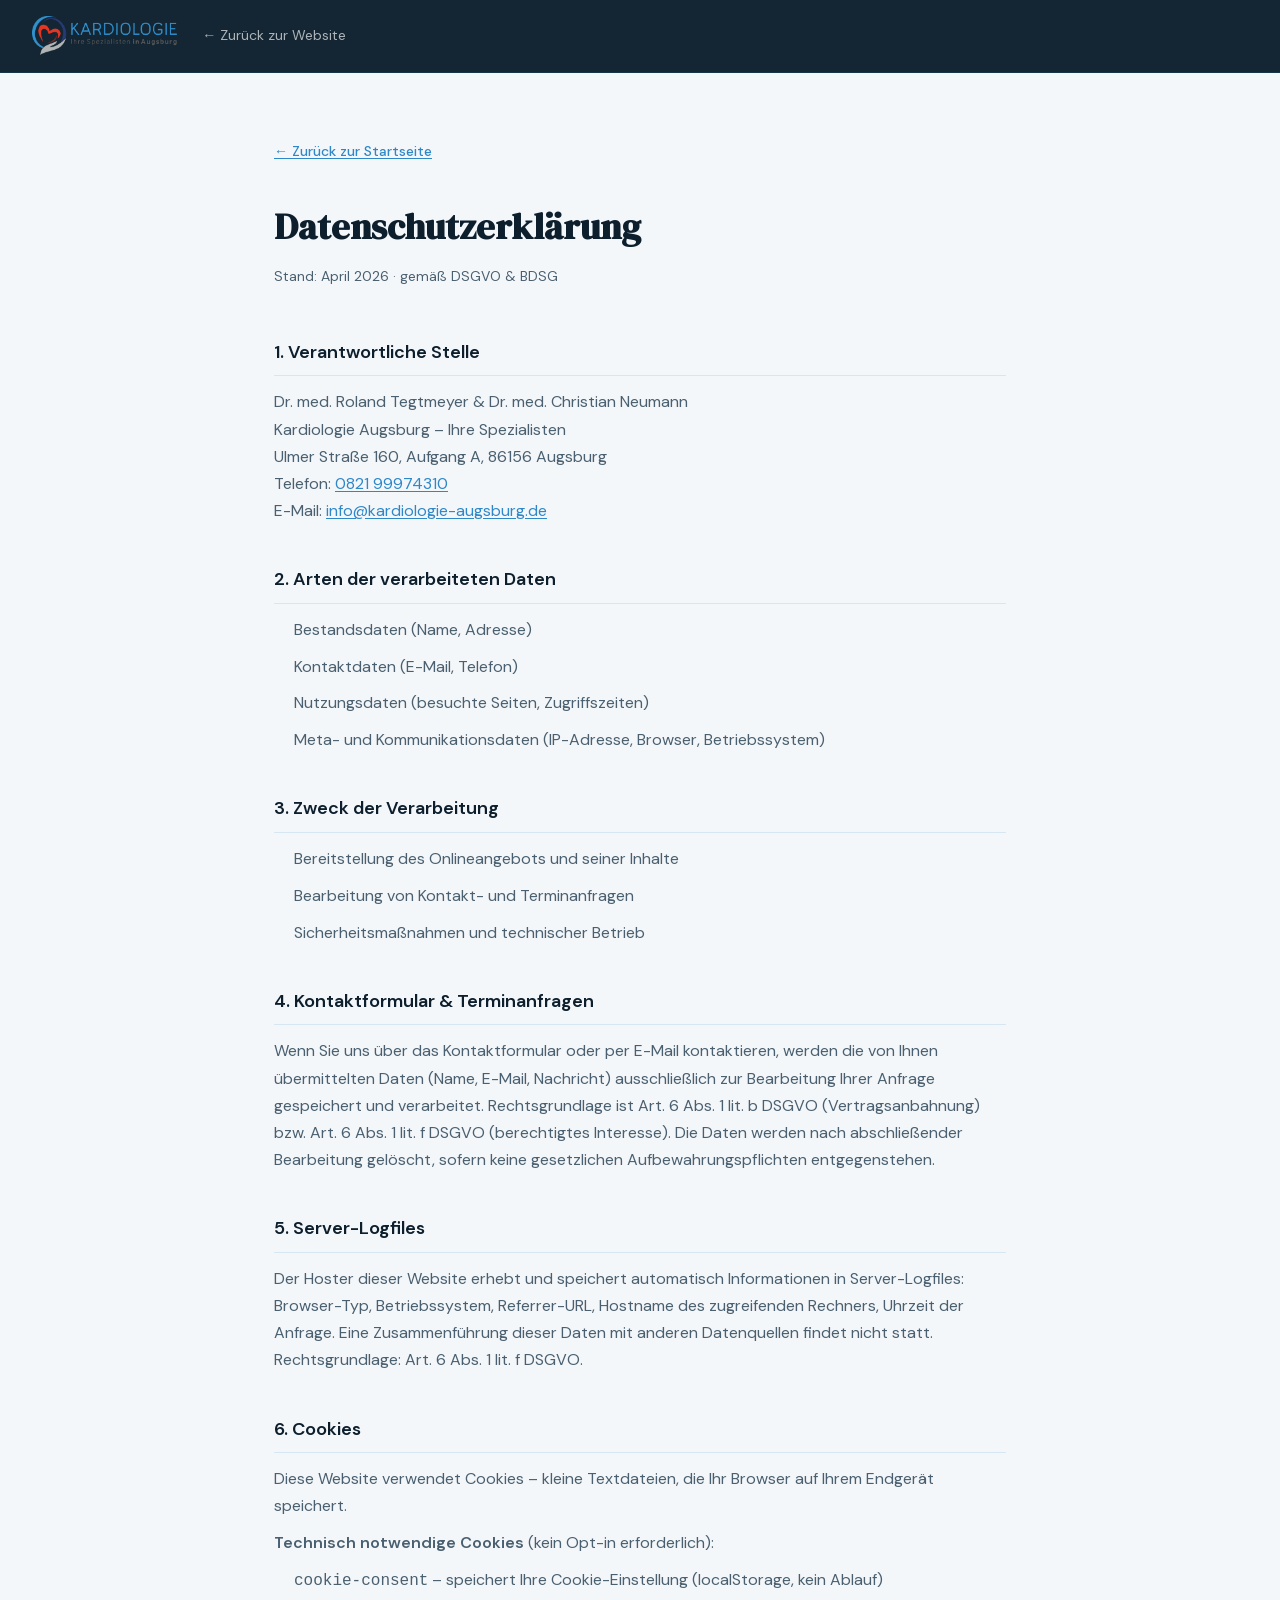
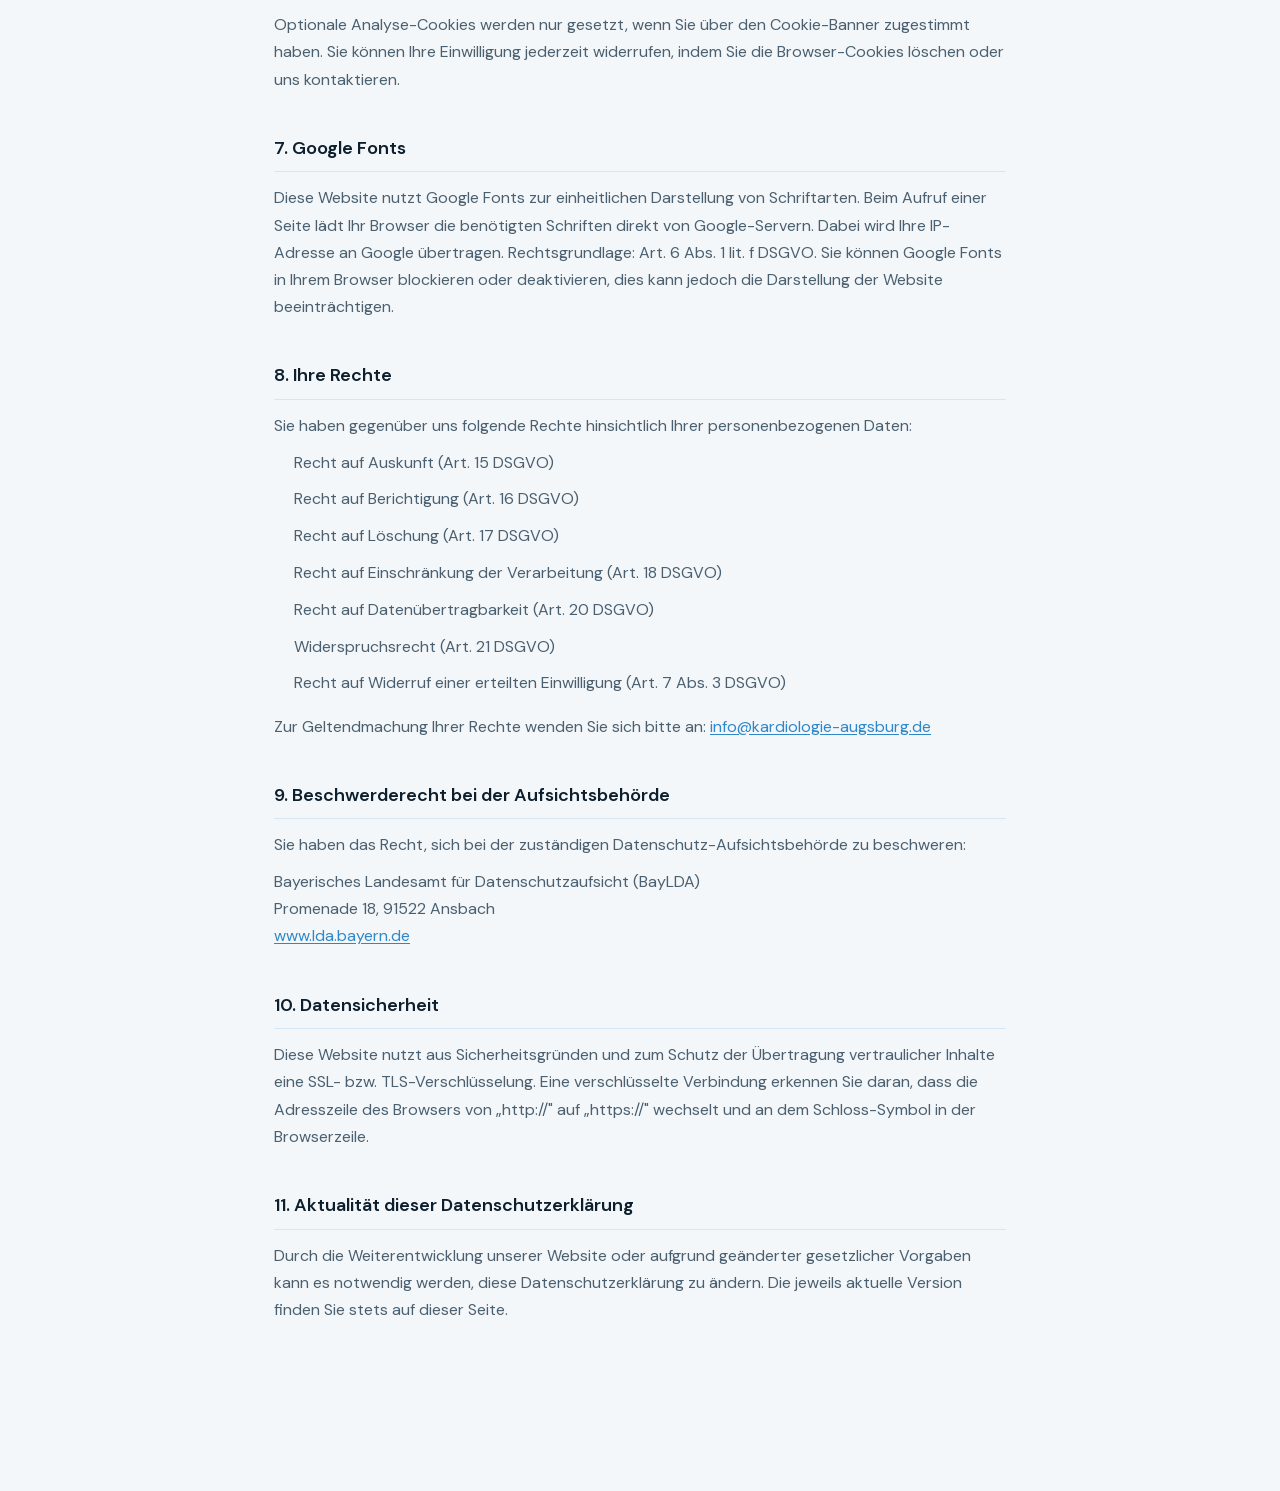
<file: datenschutz.html>
<!DOCTYPE html>
<html lang="de">
<head>
  <meta charset="UTF-8" />
  <meta name="viewport" content="width=device-width, initial-scale=1.0" />
  <meta name="robots" content="noindex, follow" />
  <title>Datenschutz – Kardiologie Augsburg</title>
  <link rel="stylesheet" href="css/fonts.css" />
  <link rel="stylesheet" href="css/style.css" />
</head>
<body class="legal-page">

  <nav class="legal-page__nav">
    <a href="index.html" aria-label="Zurück zur Startseite">
      <img src="Logo.png" alt="Kardiologie Augsburg" />
    </a>
    <a href="index.html">← Zurück zur Website</a>
  </nav>

  <main class="legal-content">
    <a href="index.html" class="legal-back">← Zurück zur Startseite</a>

    <h1>Datenschutzerklärung</h1>
    <p class="legal-subtitle">Stand: April 2026 · gemäß DSGVO &amp; BDSG</p>

    <h2>1. Verantwortliche Stelle</h2>
    <p>
      Dr. med. Roland Tegtmeyer &amp; Dr. med. Christian Neumann<br />
      Kardiologie Augsburg – Ihre Spezialisten<br />
      Ulmer Straße 160, Aufgang A, 86156 Augsburg<br />
      Telefon: <a href="tel:082199974310">0821 99974310</a><br />
      E-Mail: <a href="mailto:info@kardiologie-augsburg.de">info@kardiologie-augsburg.de</a>
    </p>

    <h2>2. Arten der verarbeiteten Daten</h2>
    <ul>
      <li>Bestandsdaten (Name, Adresse)</li>
      <li>Kontaktdaten (E-Mail, Telefon)</li>
      <li>Nutzungsdaten (besuchte Seiten, Zugriffszeiten)</li>
      <li>Meta- und Kommunikationsdaten (IP-Adresse, Browser, Betriebssystem)</li>
    </ul>

    <h2>3. Zweck der Verarbeitung</h2>
    <ul>
      <li>Bereitstellung des Onlineangebots und seiner Inhalte</li>
      <li>Bearbeitung von Kontakt- und Terminanfragen</li>
      <li>Sicherheitsmaßnahmen und technischer Betrieb</li>
    </ul>

    <h2>4. Kontaktformular &amp; Terminanfragen</h2>
    <p>
      Wenn Sie uns über das Kontaktformular oder per E-Mail kontaktieren, werden die von Ihnen übermittelten
      Daten (Name, E-Mail, Nachricht) ausschließlich zur Bearbeitung Ihrer Anfrage gespeichert und verarbeitet.
      Rechtsgrundlage ist Art. 6 Abs. 1 lit. b DSGVO (Vertragsanbahnung) bzw. Art. 6 Abs. 1 lit. f DSGVO
      (berechtigtes Interesse). Die Daten werden nach abschließender Bearbeitung gelöscht, sofern keine
      gesetzlichen Aufbewahrungspflichten entgegenstehen.
    </p>

    <h2>5. Server-Logfiles</h2>
    <p>
      Der Hoster dieser Website erhebt und speichert automatisch Informationen in Server-Logfiles:
      Browser-Typ, Betriebssystem, Referrer-URL, Hostname des zugreifenden Rechners, Uhrzeit der Anfrage.
      Eine Zusammenführung dieser Daten mit anderen Datenquellen findet nicht statt.
      Rechtsgrundlage: Art. 6 Abs. 1 lit. f DSGVO.
    </p>

    <h2>6. Cookies</h2>
    <p>
      Diese Website verwendet Cookies – kleine Textdateien, die Ihr Browser auf Ihrem Endgerät speichert.
    </p>
    <p><strong>Technisch notwendige Cookies</strong> (kein Opt-in erforderlich):</p>
    <ul>
      <li><code>cookie-consent</code> – speichert Ihre Cookie-Einstellung (localStorage, kein Ablauf)</li>
    </ul>
    <p>
      Optionale Analyse-Cookies werden nur gesetzt, wenn Sie über den Cookie-Banner zugestimmt haben.
      Sie können Ihre Einwilligung jederzeit widerrufen, indem Sie die Browser-Cookies löschen oder uns
      kontaktieren.
    </p>

    <h2>7. Google Fonts</h2>
    <p>
      Diese Website nutzt Google Fonts zur einheitlichen Darstellung von Schriftarten. Beim Aufruf einer Seite
      lädt Ihr Browser die benötigten Schriften direkt von Google-Servern. Dabei wird Ihre IP-Adresse an Google
      übertragen. Rechtsgrundlage: Art. 6 Abs. 1 lit. f DSGVO. Sie können Google Fonts in Ihrem Browser
      blockieren oder deaktivieren, dies kann jedoch die Darstellung der Website beeinträchtigen.
    </p>

    <h2>8. Ihre Rechte</h2>
    <p>Sie haben gegenüber uns folgende Rechte hinsichtlich Ihrer personenbezogenen Daten:</p>
    <ul>
      <li>Recht auf Auskunft (Art. 15 DSGVO)</li>
      <li>Recht auf Berichtigung (Art. 16 DSGVO)</li>
      <li>Recht auf Löschung (Art. 17 DSGVO)</li>
      <li>Recht auf Einschränkung der Verarbeitung (Art. 18 DSGVO)</li>
      <li>Recht auf Datenübertragbarkeit (Art. 20 DSGVO)</li>
      <li>Widerspruchsrecht (Art. 21 DSGVO)</li>
      <li>Recht auf Widerruf einer erteilten Einwilligung (Art. 7 Abs. 3 DSGVO)</li>
    </ul>
    <p>
      Zur Geltendmachung Ihrer Rechte wenden Sie sich bitte an:
      <a href="mailto:info@kardiologie-augsburg.de">info@kardiologie-augsburg.de</a>
    </p>

    <h2>9. Beschwerderecht bei der Aufsichtsbehörde</h2>
    <p>
      Sie haben das Recht, sich bei der zuständigen Datenschutz-Aufsichtsbehörde zu beschweren:
    </p>
    <p>
      Bayerisches Landesamt für Datenschutzaufsicht (BayLDA)<br />
      Promenade 18, 91522 Ansbach<br />
      <a href="https://www.lda.bayern.de" target="_blank" rel="noopener">www.lda.bayern.de</a>
    </p>

    <h2>10. Datensicherheit</h2>
    <p>
      Diese Website nutzt aus Sicherheitsgründen und zum Schutz der Übertragung vertraulicher Inhalte eine
      SSL- bzw. TLS-Verschlüsselung. Eine verschlüsselte Verbindung erkennen Sie daran, dass die Adresszeile
      des Browsers von „http://" auf „https://" wechselt und an dem Schloss-Symbol in der Browserzeile.
    </p>

    <h2>11. Aktualität dieser Datenschutzerklärung</h2>
    <p>
      Durch die Weiterentwicklung unserer Website oder aufgrund geänderter gesetzlicher Vorgaben kann es
      notwendig werden, diese Datenschutzerklärung zu ändern. Die jeweils aktuelle Version finden Sie stets
      auf dieser Seite.
    </p>
  </main>

</body>
</html>
</file>
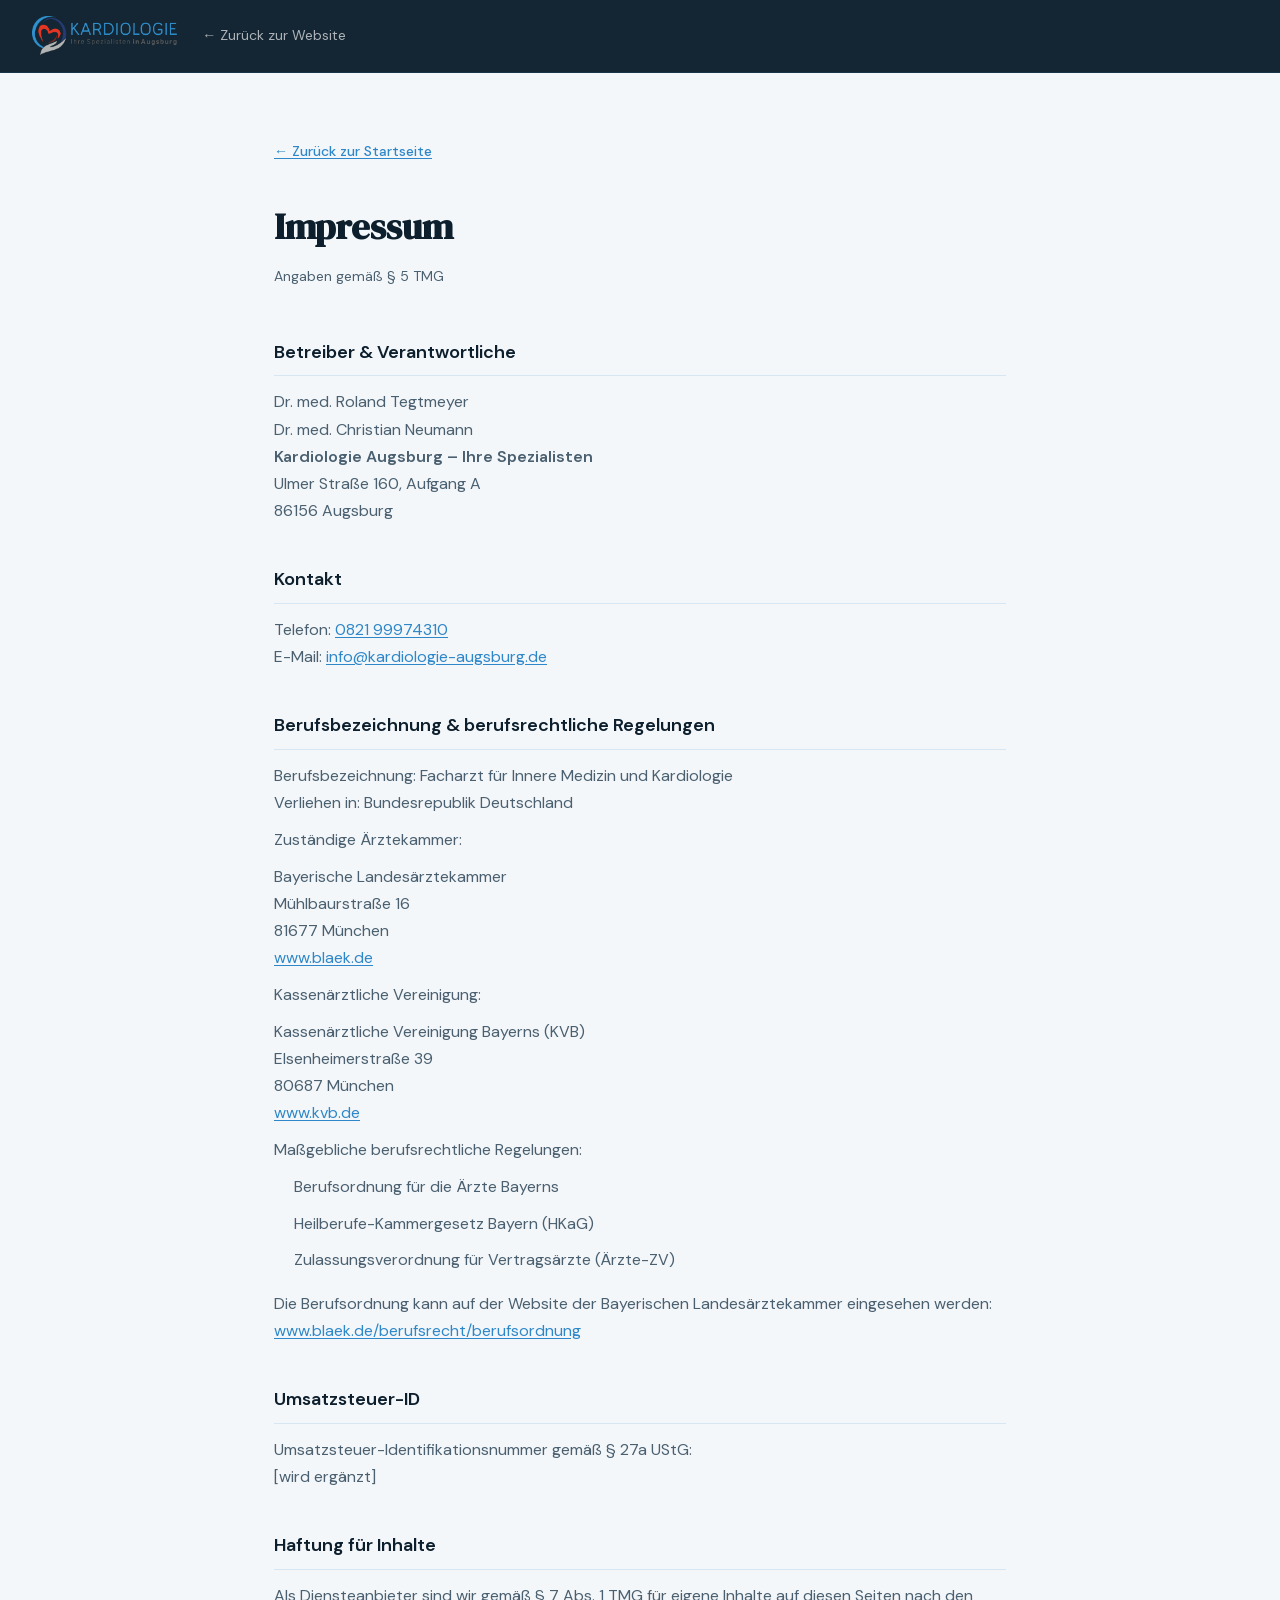
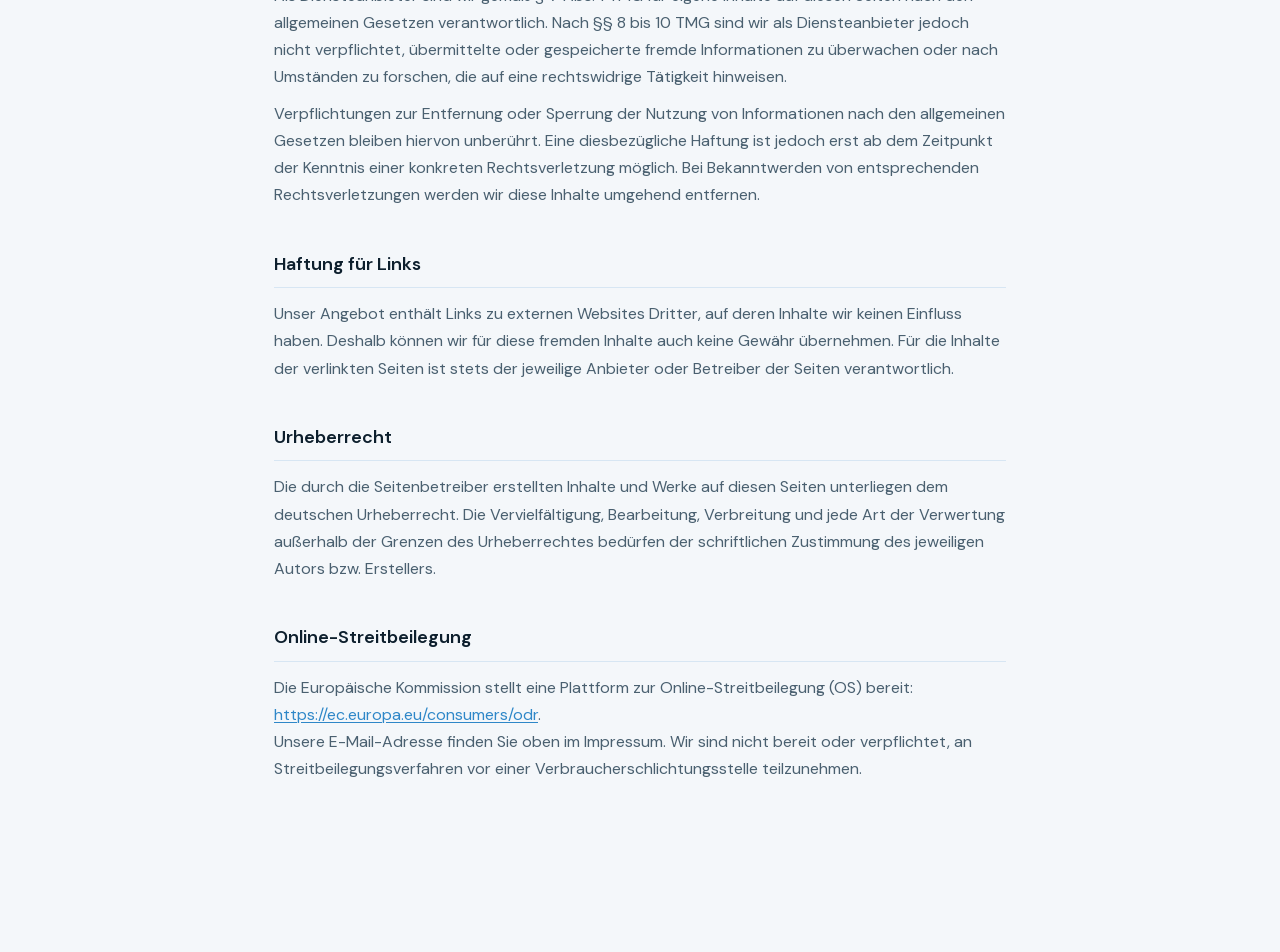
<file: impressum.html>
<!DOCTYPE html>
<html lang="de">
<head>
  <meta charset="UTF-8" />
  <meta name="viewport" content="width=device-width, initial-scale=1.0" />
  <meta name="robots" content="noindex, follow" />
  <title>Impressum – Kardiologie Augsburg</title>
  <link rel="stylesheet" href="css/fonts.css" />
  <link rel="stylesheet" href="css/style.css" />
</head>
<body class="legal-page">

  <nav class="legal-page__nav">
    <a href="index.html" aria-label="Zurück zur Startseite">
      <img src="Logo.png" alt="Kardiologie Augsburg" />
    </a>
    <a href="index.html">← Zurück zur Website</a>
  </nav>

  <main class="legal-content">
    <a href="index.html" class="legal-back">← Zurück zur Startseite</a>

    <h1>Impressum</h1>
    <p class="legal-subtitle">Angaben gemäß § 5 TMG</p>

    <h2>Betreiber &amp; Verantwortliche</h2>
    <p>
      Dr. med. Roland Tegtmeyer<br />
      Dr. med. Christian Neumann<br />
      <strong>Kardiologie Augsburg – Ihre Spezialisten</strong><br />
      Ulmer Straße 160, Aufgang A<br />
      86156 Augsburg
    </p>

    <h2>Kontakt</h2>
    <p>
      Telefon: <a href="tel:082199974310">0821 99974310</a><br />
      E-Mail: <a href="mailto:info@kardiologie-augsburg.de">info@kardiologie-augsburg.de</a>
    </p>

    <h2>Berufsbezeichnung &amp; berufsrechtliche Regelungen</h2>
    <p>
      Berufsbezeichnung: Facharzt für Innere Medizin und Kardiologie<br />
      Verliehen in: Bundesrepublik Deutschland
    </p>
    <p>Zuständige Ärztekammer:</p>
    <p>
      Bayerische Landesärztekammer<br />
      Mühlbaurstraße 16<br />
      81677 München<br />
      <a href="https://www.blaek.de" target="_blank" rel="noopener">www.blaek.de</a>
    </p>
    <p>Kassenärztliche Vereinigung:</p>
    <p>
      Kassenärztliche Vereinigung Bayerns (KVB)<br />
      Elsenheimerstraße 39<br />
      80687 München<br />
      <a href="https://www.kvb.de" target="_blank" rel="noopener">www.kvb.de</a>
    </p>
    <p>Maßgebliche berufsrechtliche Regelungen:</p>
    <ul>
      <li>Berufsordnung für die Ärzte Bayerns</li>
      <li>Heilberufe-Kammergesetz Bayern (HKaG)</li>
      <li>Zulassungsverordnung für Vertragsärzte (Ärzte-ZV)</li>
    </ul>
    <p>
      Die Berufsordnung kann auf der Website der Bayerischen Landesärztekammer eingesehen werden:
      <a href="https://www.blaek.de/berufsrecht/berufsordnung" target="_blank" rel="noopener">www.blaek.de/berufsrecht/berufsordnung</a>
    </p>

    <h2>Umsatzsteuer-ID</h2>
    <p>
      Umsatzsteuer-Identifikationsnummer gemäß § 27a UStG:<br />
      [wird ergänzt]
    </p>

    <h2>Haftung für Inhalte</h2>
    <p>
      Als Diensteanbieter sind wir gemäß § 7 Abs. 1 TMG für eigene Inhalte auf diesen Seiten nach den
      allgemeinen Gesetzen verantwortlich. Nach §§ 8 bis 10 TMG sind wir als Diensteanbieter jedoch nicht
      verpflichtet, übermittelte oder gespeicherte fremde Informationen zu überwachen oder nach Umständen zu
      forschen, die auf eine rechtswidrige Tätigkeit hinweisen.
    </p>
    <p>
      Verpflichtungen zur Entfernung oder Sperrung der Nutzung von Informationen nach den allgemeinen Gesetzen
      bleiben hiervon unberührt. Eine diesbezügliche Haftung ist jedoch erst ab dem Zeitpunkt der Kenntnis einer
      konkreten Rechtsverletzung möglich. Bei Bekanntwerden von entsprechenden Rechtsverletzungen werden wir
      diese Inhalte umgehend entfernen.
    </p>

    <h2>Haftung für Links</h2>
    <p>
      Unser Angebot enthält Links zu externen Websites Dritter, auf deren Inhalte wir keinen Einfluss haben.
      Deshalb können wir für diese fremden Inhalte auch keine Gewähr übernehmen. Für die Inhalte der verlinkten
      Seiten ist stets der jeweilige Anbieter oder Betreiber der Seiten verantwortlich.
    </p>

    <h2>Urheberrecht</h2>
    <p>
      Die durch die Seitenbetreiber erstellten Inhalte und Werke auf diesen Seiten unterliegen dem deutschen
      Urheberrecht. Die Vervielfältigung, Bearbeitung, Verbreitung und jede Art der Verwertung außerhalb der
      Grenzen des Urheberrechtes bedürfen der schriftlichen Zustimmung des jeweiligen Autors bzw. Erstellers.
    </p>

    <h2>Online-Streitbeilegung</h2>
    <p>
      Die Europäische Kommission stellt eine Plattform zur Online-Streitbeilegung (OS) bereit:
      <a href="https://ec.europa.eu/consumers/odr" target="_blank" rel="noopener">https://ec.europa.eu/consumers/odr</a>.<br />
      Unsere E-Mail-Adresse finden Sie oben im Impressum. Wir sind nicht bereit oder verpflichtet, an
      Streitbeilegungsverfahren vor einer Verbraucherschlichtungsstelle teilzunehmen.
    </p>
  </main>

</body>
</html>
</file>
<file: css/fonts.css>
/* ============================================================
   SELF-HOSTED FONTS — DSGVO-konform, kein Google-Server-Kontakt
   ============================================================ */

/* DM Sans — italic 300 — latin-ext */
@font-face {
  font-family: 'DM Sans';
  font-style: italic;
  font-weight: 300;
  font-display: swap;
  src: url('../fonts/rP2Wp2ywxg089UriCZaSExdy3sGt9zz86D3wyKK58UfivUw4aw.woff2') format('woff2');
  unicode-range: U+0100-02BA, U+02BD-02C5, U+02C7-02CC, U+02CE-02D7, U+02DD-02FF, U+0304, U+0308, U+0329, U+1D00-1DBF, U+1E00-1E9F, U+1EF2-1EFF, U+2020, U+20A0-20AB, U+20AD-20C0, U+2113, U+2C60-2C7F, U+A720-A7FF;
}
/* DM Sans — italic 300 — latin */
@font-face {
  font-family: 'DM Sans';
  font-style: italic;
  font-weight: 300;
  font-display: swap;
  src: url('../fonts/rP2Wp2ywxg089UriCZaSExdy3sGt9zz86D3wyKy58UfivUw.woff2') format('woff2');
  unicode-range: U+0000-00FF, U+0131, U+0152-0153, U+02BB-02BC, U+02C6, U+02DA, U+02DC, U+0304, U+0308, U+0329, U+2000-206F, U+20AC, U+2122, U+2191, U+2193, U+2212, U+2215, U+FEFF, U+FFFD;
}

/* DM Sans — normal 300 — latin-ext */
@font-face {
  font-family: 'DM Sans';
  font-style: normal;
  font-weight: 300;
  font-display: swap;
  src: url('../fonts/rP2Hp2ywxg089UriCZ2IHTWEBlwu8Q.woff2') format('woff2');
  unicode-range: U+0100-02BA, U+02BD-02C5, U+02C7-02CC, U+02CE-02D7, U+02DD-02FF, U+0304, U+0308, U+0329, U+1D00-1DBF, U+1E00-1E9F, U+1EF2-1EFF, U+2020, U+20A0-20AB, U+20AD-20C0, U+2113, U+2C60-2C7F, U+A720-A7FF;
}
/* DM Sans — normal 300 — latin */
@font-face {
  font-family: 'DM Sans';
  font-style: normal;
  font-weight: 300;
  font-display: swap;
  src: url('../fonts/rP2Hp2ywxg089UriCZOIHTWEBlw.woff2') format('woff2');
  unicode-range: U+0000-00FF, U+0131, U+0152-0153, U+02BB-02BC, U+02C6, U+02DA, U+02DC, U+0304, U+0308, U+0329, U+2000-206F, U+20AC, U+2122, U+2191, U+2193, U+2212, U+2215, U+FEFF, U+FFFD;
}

/* DM Sans — normal 400 — latin-ext */
@font-face {
  font-family: 'DM Sans';
  font-style: normal;
  font-weight: 400;
  font-display: swap;
  src: url('../fonts/rP2Hp2ywxg089UriCZ2IHTWEBlwu8Q.woff2') format('woff2');
  unicode-range: U+0100-02BA, U+02BD-02C5, U+02C7-02CC, U+02CE-02D7, U+02DD-02FF, U+0304, U+0308, U+0329, U+1D00-1DBF, U+1E00-1E9F, U+1EF2-1EFF, U+2020, U+20A0-20AB, U+20AD-20C0, U+2113, U+2C60-2C7F, U+A720-A7FF;
}
/* DM Sans — normal 400 — latin */
@font-face {
  font-family: 'DM Sans';
  font-style: normal;
  font-weight: 400;
  font-display: swap;
  src: url('../fonts/rP2Hp2ywxg089UriCZOIHTWEBlw.woff2') format('woff2');
  unicode-range: U+0000-00FF, U+0131, U+0152-0153, U+02BB-02BC, U+02C6, U+02DA, U+02DC, U+0304, U+0308, U+0329, U+2000-206F, U+20AC, U+2122, U+2191, U+2193, U+2212, U+2215, U+FEFF, U+FFFD;
}

/* DM Sans — normal 500 — latin-ext */
@font-face {
  font-family: 'DM Sans';
  font-style: normal;
  font-weight: 500;
  font-display: swap;
  src: url('../fonts/rP2Hp2ywxg089UriCZ2IHTWEBlwu8Q.woff2') format('woff2');
  unicode-range: U+0100-02BA, U+02BD-02C5, U+02C7-02CC, U+02CE-02D7, U+02DD-02FF, U+0304, U+0308, U+0329, U+1D00-1DBF, U+1E00-1E9F, U+1EF2-1EFF, U+2020, U+20A0-20AB, U+20AD-20C0, U+2113, U+2C60-2C7F, U+A720-A7FF;
}
/* DM Sans — normal 500 — latin */
@font-face {
  font-family: 'DM Sans';
  font-style: normal;
  font-weight: 500;
  font-display: swap;
  src: url('../fonts/rP2Hp2ywxg089UriCZOIHTWEBlw.woff2') format('woff2');
  unicode-range: U+0000-00FF, U+0131, U+0152-0153, U+02BB-02BC, U+02C6, U+02DA, U+02DC, U+0304, U+0308, U+0329, U+2000-206F, U+20AC, U+2122, U+2191, U+2193, U+2212, U+2215, U+FEFF, U+FFFD;
}

/* DM Sans — normal 600 — latin-ext */
@font-face {
  font-family: 'DM Sans';
  font-style: normal;
  font-weight: 600;
  font-display: swap;
  src: url('../fonts/rP2Hp2ywxg089UriCZ2IHTWEBlwu8Q.woff2') format('woff2');
  unicode-range: U+0100-02BA, U+02BD-02C5, U+02C7-02CC, U+02CE-02D7, U+02DD-02FF, U+0304, U+0308, U+0329, U+1D00-1DBF, U+1E00-1E9F, U+1EF2-1EFF, U+2020, U+20A0-20AB, U+20AD-20C0, U+2113, U+2C60-2C7F, U+A720-A7FF;
}
/* DM Sans — normal 600 — latin */
@font-face {
  font-family: 'DM Sans';
  font-style: normal;
  font-weight: 600;
  font-display: swap;
  src: url('../fonts/rP2Hp2ywxg089UriCZOIHTWEBlw.woff2') format('woff2');
  unicode-range: U+0000-00FF, U+0131, U+0152-0153, U+02BB-02BC, U+02C6, U+02DA, U+02DC, U+0304, U+0308, U+0329, U+2000-206F, U+20AC, U+2122, U+2191, U+2193, U+2212, U+2215, U+FEFF, U+FFFD;
}

/* DM Serif Display — normal 400 — latin-ext */
@font-face {
  font-family: 'DM Serif Display';
  font-style: normal;
  font-weight: 400;
  font-display: swap;
  src: url('../fonts/-nFnOHM81r4j6k0gjAW3mujVU2B2G_5x0vrx52jJ3Q.woff2') format('woff2');
  unicode-range: U+0100-02BA, U+02BD-02C5, U+02C7-02CC, U+02CE-02D7, U+02DD-02FF, U+0304, U+0308, U+0329, U+1D00-1DBF, U+1E00-1E9F, U+1EF2-1EFF, U+2020, U+20A0-20AB, U+20AD-20C0, U+2113, U+2C60-2C7F, U+A720-A7FF;
}
/* DM Serif Display — normal 400 — latin */
@font-face {
  font-family: 'DM Serif Display';
  font-style: normal;
  font-weight: 400;
  font-display: swap;
  src: url('../fonts/-nFnOHM81r4j6k0gjAW3mujVU2B2G_Bx0vrx52g.woff2') format('woff2');
  unicode-range: U+0000-00FF, U+0131, U+0152-0153, U+02BB-02BC, U+02C6, U+02DA, U+02DC, U+0304, U+0308, U+0329, U+2000-206F, U+20AC, U+2122, U+2191, U+2193, U+2212, U+2215, U+FEFF, U+FFFD;
}

/* DM Serif Display — italic 400 — latin-ext */
@font-face {
  font-family: 'DM Serif Display';
  font-style: italic;
  font-weight: 400;
  font-display: swap;
  src: url('../fonts/-nFhOHM81r4j6k0gjAW3mujVU2B2G_VB3vD2xWr53BJl.woff2') format('woff2');
  unicode-range: U+0100-02BA, U+02BD-02C5, U+02C7-02CC, U+02CE-02D7, U+02DD-02FF, U+0304, U+0308, U+0329, U+1D00-1DBF, U+1E00-1E9F, U+1EF2-1EFF, U+2020, U+20A0-20AB, U+20AD-20C0, U+2113, U+2C60-2C7F, U+A720-A7FF;
}
/* DM Serif Display — italic 400 — latin */
@font-face {
  font-family: 'DM Serif Display';
  font-style: italic;
  font-weight: 400;
  font-display: swap;
  src: url('../fonts/-nFhOHM81r4j6k0gjAW3mujVU2B2G_VB0PD2xWr53A.woff2') format('woff2');
  unicode-range: U+0000-00FF, U+0131, U+0152-0153, U+02BB-02BC, U+02C6, U+02DA, U+02DC, U+0304, U+0308, U+0329, U+2000-206F, U+20AC, U+2122, U+2191, U+2193, U+2212, U+2215, U+FEFF, U+FFFD;
}
</file>
<file: css/style.css>
/* ============================================================
   KARDIOLOGIE AUGSBURG — Premium Stylesheet
   ============================================================ */

/* ── 1. CUSTOM PROPERTIES ── */
:root {
  --color-primary:      #2E87C8;
  --color-primary-dk:   #1A6AA0;
  --color-primary-lt:   #D6ECFA;
  --color-accent:       #C8373A;
  --color-accent-dk:    #A02B2E;
  --color-surface:      #F4F7FA;
  --color-surface-2:    #EBF1F7;
  --color-ink:          #0D1F2D;
  --color-ink-muted:    #4A6070;
  --color-ink-faint:    #8AA0B0;
  --color-white:        #FFFFFF;
  --color-border:       rgba(46, 135, 200, 0.15);

  --font-serif:   'DM Serif Display', Georgia, serif;
  --font-sans:    'DM Sans', Arial, Helvetica, sans-serif;

  --size-xs:   0.75rem;
  --size-sm:   0.875rem;
  --size-base: 1rem;
  --size-md:   1.125rem;
  --size-lg:   1.375rem;
  --size-xl:   1.75rem;
  --size-2xl:  2.25rem;
  --size-3xl:  3rem;
  --size-4xl:  4rem;
  --size-hero: clamp(3rem, 7vw, 5.5rem);

  --space-xs:   0.5rem;
  --space-sm:   1rem;
  --space-md:   1.5rem;
  --space-lg:   2.5rem;
  --space-xl:   4rem;
  --space-2xl:  6rem;
  --space-3xl:  9rem;

  --radius-sm:  6px;
  --radius-md:  12px;
  --radius-lg:  20px;
  --radius-xl:  32px;
  --radius-pill: 999px;

  --shadow-sm:  0 2px 8px rgba(13, 31, 45, 0.08);
  --shadow-md:  0 8px 32px rgba(13, 31, 45, 0.10);
  --shadow-lg:  0 20px 60px rgba(13, 31, 45, 0.14);
  --shadow-xl:  0 32px 80px rgba(13, 31, 45, 0.18);

  --nav-height: 80px;
  --transition: 0.35s cubic-bezier(0.4, 0, 0.2, 1);
}

/* ── 2. RESET & BASE ── */
*, *::before, *::after {
  box-sizing: border-box;
  margin: 0;
  padding: 0;
}

html {
  scroll-behavior: smooth;
  font-size: 16px;
  -webkit-text-size-adjust: 100%;
}

body {
  font-family: var(--font-sans);
  font-size: var(--size-base);
  line-height: 1.7;
  color: var(--color-ink);
  background-color: var(--color-white);
  overflow-x: hidden;
  -webkit-font-smoothing: antialiased;
  -moz-osx-font-smoothing: grayscale;
}

img, svg {
  display: block;
  max-width: 100%;
}

a {
  color: inherit;
  text-decoration: none;
}

ul, ol {
  list-style: none;
}

button {
  font-family: inherit;
  border: none;
  background: none;
  cursor: pointer;
}

/* ── 3. SKIP LINK ── */
.skip-link {
  position: fixed;
  top: -100%;
  left: 1rem;
  z-index: 9999;
  padding: 0.75rem 1.5rem;
  background: var(--color-primary);
  color: var(--color-white);
  border-radius: var(--radius-sm);
  font-weight: 600;
  transition: top 0.2s;
}

.skip-link:focus {
  top: 1rem;
}

/* ── 4. TYPOGRAPHY HELPERS ── */
.eyebrow-tag {
  display: inline-block;
  font-family: var(--font-sans);
  font-size: var(--size-xs);
  font-weight: 600;
  letter-spacing: 0.12em;
  text-transform: uppercase;
  color: var(--color-primary);
  margin-bottom: 1rem;
}

.eyebrow-tag--white {
  color: rgba(255, 255, 255, 0.75);
}

.section-headline {
  font-family: var(--font-serif);
  font-size: clamp(2rem, 4vw, 3rem);
  font-weight: 400;
  line-height: 1.15;
  color: var(--color-ink);
  margin-bottom: 1.5rem;
}

.section-headline--white {
  color: var(--color-white);
}

.section-headline em {
  font-style: italic;
  color: var(--color-primary);
}

.section-headline--white em {
  color: rgba(255, 255, 255, 0.75);
}

.body-text {
  font-size: var(--size-md);
  color: var(--color-ink-muted);
  line-height: 1.8;
  margin-bottom: 1.25rem;
  max-width: 60ch;
}

.body-text--white {
  color: rgba(255, 255, 255, 0.8);
}

/* ── 5. BUTTONS ── */
.btn-primary {
  display: inline-flex;
  align-items: center;
  gap: 0.5rem;
  padding: 0.875rem 1.75rem;
  background: var(--color-primary);
  color: var(--color-white);
  font-family: var(--font-sans);
  font-size: var(--size-sm);
  font-weight: 600;
  letter-spacing: 0.02em;
  border-radius: var(--radius-pill);
  transition: background var(--transition), transform var(--transition), box-shadow var(--transition);
  position: relative;
  overflow: hidden;
}

.btn-primary::after {
  content: '';
  position: absolute;
  inset: 0;
  background: linear-gradient(120deg, transparent 30%, rgba(255,255,255,0.15) 50%, transparent 70%);
  transform: translateX(-100%);
  transition: transform 0.6s ease;
}

.btn-primary:hover::after {
  transform: translateX(100%);
}

.btn-primary:hover {
  background: var(--color-primary-dk);
  transform: translateY(-2px);
  box-shadow: 0 8px 24px rgba(46, 135, 200, 0.35);
}

.btn-ghost {
  display: inline-flex;
  align-items: center;
  gap: 0.5rem;
  padding: 0.875rem 1.75rem;
  background: transparent;
  color: var(--color-white);
  font-family: var(--font-sans);
  font-size: var(--size-sm);
  font-weight: 500;
  border: 1.5px solid rgba(255, 255, 255, 0.5);
  border-radius: var(--radius-pill);
  transition: background var(--transition), border-color var(--transition), transform var(--transition);
}

.btn-ghost:hover {
  background: rgba(255, 255, 255, 0.12);
  border-color: rgba(255, 255, 255, 0.8);
  transform: translateY(-2px);
}

.btn-ghost--dark {
  color: var(--color-primary);
  border-color: var(--color-border);
}

.btn-ghost--dark:hover {
  background: var(--color-primary-lt);
  border-color: var(--color-primary);
}

.btn-icon-wrap {
  display: inline-flex;
  align-items: center;
  justify-content: center;
  width: 1.25rem;
  height: 1.25rem;
  font-size: 1rem;
}

/* ── 6. LAYOUT HELPERS ── */
.container {
  width: 100%;
  max-width: 1200px;
  margin-inline: auto;
  padding-inline: 1.5rem;
}

.section {
  padding-block: var(--space-3xl);
  position: relative;
  z-index: 1;
}

.section--light {
  background: rgba(255, 255, 255, 0.72);
}

.section--surface {
  background: rgba(244, 247, 250, 0.72);
}

.section--dark {
  background: rgba(13, 31, 45, 0.88);
}

.section--primary {
  background: var(--color-primary);
}

.section-header {
  text-align: center;
  max-width: 650px;
  margin-inline: auto;
  margin-bottom: var(--space-xl);
}

/* ── 7. SCROLL REVEAL ANIMATIONS ── */
.animate-on-scroll {
  opacity: 0;
  transform: translateY(32px);
  transition: opacity 0.7s cubic-bezier(0.4, 0, 0.2, 1),
              transform 0.7s cubic-bezier(0.4, 0, 0.2, 1);
}

.animate-on-scroll.delay-1 { transition-delay: 0.1s; }
.animate-on-scroll.delay-2 { transition-delay: 0.2s; }
.animate-on-scroll.delay-3 { transition-delay: 0.3s; }
.animate-on-scroll.delay-4 { transition-delay: 0.4s; }
.animate-on-scroll.delay-5 { transition-delay: 0.5s; }
.animate-on-scroll.delay-6 { transition-delay: 0.6s; }

.animate-on-scroll.is-visible {
  opacity: 1;
  transform: translateY(0);
}

/* Slide-from-right variant (video, images) */
.animate-from-right {
  opacity: 0;
  transform: translateX(60px);
  transition: opacity 0.9s cubic-bezier(0.4, 0, 0.2, 1),
              transform 0.9s cubic-bezier(0.4, 0, 0.2, 1);
}

.animate-from-right.is-visible {
  opacity: 1;
  transform: translateX(0);
}

/* ── 8. NAVIGATION ── */
#main-nav {
  position: fixed;
  top: 0;
  left: 0;
  right: 0;
  z-index: 900;
  background: transparent;
  border-bottom: 1px solid transparent;
  transition: background var(--transition), border-color var(--transition), box-shadow var(--transition);
}

#main-nav.scrolled {
  background: rgba(255, 255, 255, 0.97);
  backdrop-filter: blur(20px);
  -webkit-backdrop-filter: blur(20px);
  border-bottom-color: rgba(46, 135, 200, 0.12);
  box-shadow: 0 1px 24px rgba(13, 31, 45, 0.07);
}

.nav-island {
  max-width: 1200px;
  margin-inline: auto;
  display: flex;
  align-items: center;
  gap: 2rem;
  padding: 1.1rem 1.5rem;
}

.nav-logo {
  flex-shrink: 0;
  display: flex;
  align-items: center;
}

.nav-logo img {
  height: 62px;
  width: auto;
  filter: brightness(0) invert(1);
  transition: filter var(--transition);
}

#main-nav.scrolled .nav-logo img {
  filter: none;
}

.nav-links {
  display: flex;
  align-items: center;
  gap: 0.125rem;
  flex: 1;
  justify-content: center;
}

.nav-link {
  font-size: var(--size-sm);
  font-weight: 500;
  color: rgba(255, 255, 255, 0.82);
  padding: 0.4rem 0.75rem;
  border-radius: var(--radius-pill);
  transition: color var(--transition), background var(--transition);
  white-space: nowrap;
}

.nav-link:hover,
.nav-link.active {
  color: var(--color-white);
  background: rgba(255, 255, 255, 0.14);
}

#main-nav.scrolled .nav-link {
  color: var(--color-ink-muted);
}

#main-nav.scrolled .nav-link:hover,
#main-nav.scrolled .nav-link.active {
  color: var(--color-primary);
  background: var(--color-primary-lt);
}

.nav-cta {
  flex-shrink: 0;
  font-size: var(--size-sm);
  font-weight: 600;
  color: var(--color-white);
  background: rgba(255, 255, 255, 0.14);
  border: 1.5px solid rgba(255, 255, 255, 0.4);
  padding: 0.6rem 1.25rem;
  border-radius: var(--radius-pill);
  white-space: nowrap;
  transition: background var(--transition), border-color var(--transition), transform var(--transition);
}

.nav-cta:hover {
  background: rgba(255, 255, 255, 0.24);
  border-color: rgba(255, 255, 255, 0.7);
  transform: translateY(-1px);
}

#main-nav.scrolled .nav-cta {
  background: var(--color-primary);
  border-color: transparent;
}

#main-nav.scrolled .nav-cta:hover {
  background: var(--color-primary-dk);
}

.nav-hamburger {
  display: none;
  flex-direction: column;
  gap: 5px;
  padding: 0.5rem;
  border-radius: var(--radius-sm);
  transition: background var(--transition);
}

.nav-hamburger:hover {
  background: rgba(255, 255, 255, 0.15);
}

#main-nav.scrolled .nav-hamburger:hover {
  background: var(--color-surface);
}

.ham-line {
  display: block;
  width: 22px;
  height: 2px;
  background: rgba(255, 255, 255, 0.9);
  border-radius: 2px;
  transition: transform var(--transition), opacity var(--transition), background var(--transition);
}

#main-nav.scrolled .ham-line {
  background: var(--color-ink);
}

.nav-hamburger[aria-expanded="true"] .ham-line--top {
  transform: translateY(7px) rotate(45deg);
}

.nav-hamburger[aria-expanded="true"] .ham-line--mid {
  opacity: 0;
}

.nav-hamburger[aria-expanded="true"] .ham-line--bot {
  transform: translateY(-7px) rotate(-45deg);
}

/* ── 9. MOBILE MENU ── */
.mobile-overlay {
  position: fixed;
  inset: 0;
  z-index: 950;
  background: var(--color-ink);
  display: flex;
  flex-direction: column;
  justify-content: center;
  align-items: flex-start;
  padding: 3rem 2.5rem;
  transform: translateX(100%);
  transition: transform 0.4s cubic-bezier(0.4, 0, 0.2, 1);
}

.mobile-overlay.is-open {
  transform: translateX(0);
}

.mobile-overlay[hidden] {
  display: flex;
}

.mobile-overlay__close {
  position: absolute;
  top: 1.5rem;
  right: 1.5rem;
  font-size: 1.5rem;
  color: var(--color-white);
  padding: 0.5rem;
  opacity: 0.7;
  transition: opacity var(--transition);
}

.mobile-overlay__close:hover {
  opacity: 1;
}

.mobile-nav-list {
  display: flex;
  flex-direction: column;
  gap: 0.5rem;
  width: 100%;
}

.mobile-nav-link {
  display: block;
  font-family: var(--font-serif);
  font-size: clamp(1.75rem, 5vw, 2.5rem);
  color: rgba(255, 255, 255, 0.6);
  padding: 0.35rem 0;
  border-bottom: 1px solid rgba(255, 255, 255, 0.08);
  transition: color var(--transition), padding-left var(--transition);
}

.mobile-nav-link:hover {
  color: var(--color-white);
  padding-left: 0.5rem;
}

.mobile-nav-item--cta .mobile-nav-link {
  display: inline-block;
  margin-top: 1.5rem;
  padding: 0.75rem 2rem;
  background: var(--color-primary);
  color: var(--color-white);
  font-family: var(--font-sans);
  font-size: var(--size-base);
  border-radius: var(--radius-pill);
  border: none;
}

.mobile-overlay__contact {
  margin-top: 2rem;
  font-size: var(--size-lg);
  font-weight: 600;
  color: rgba(255, 255, 255, 0.5);
}

.mobile-overlay__contact a {
  color: var(--color-primary);
  transition: opacity var(--transition);
}

.mobile-overlay__contact a:hover {
  opacity: 0.8;
}

/* ── 10. HERO SECTION ── */
.section-hero {
  position: relative;
  min-height: 100vh;
  display: flex;
  align-items: center;
  overflow: hidden;
  background: var(--color-ink);
}

/* Hintergrundbild mit Ken-Burns-Animation */
.hero-bg {
  position: absolute;
  inset: 0;
  z-index: 0;
  overflow: hidden;
}

.hero-bg img {
  width: 100%;
  height: 100%;
  object-fit: cover;
  object-position: center 30%;
  display: block;
  animation: kenBurns 24s ease-in-out infinite alternate;
  will-change: transform;
}

@keyframes kenBurns {
  0%   { transform: scale(1.0)  translate(0%,     0%);    }
  33%  { transform: scale(1.07) translate(-1.2%,  -0.6%); }
  66%  { transform: scale(1.11) translate(-0.4%,  -1.2%); }
  100% { transform: scale(1.14) translate(-1.8%,  -0.3%); }
}

/* Falling Pattern — originalgetreu nach 21st.dev-Prompt
   12 Spalten × 3 Layer (Linie A, Linie B, Punkt) = 36 Layer.
   Tile-Höhen variieren (235–299px) → organisch versetzter Rhythmus.
   Animation via background-position (Start→End), 120s linear. */
.falling-pattern-wrapper {
  position: relative;
  isolation: isolate;
  clip-path: inset(0);
}

#falling-pattern {
  position: absolute;
  inset: 0;
  z-index: 0;
  overflow: hidden;
  opacity: 0.22;
  pointer-events: none;
}

#falling-pattern-bg {
  position: absolute;
  inset: 0;
  background-image:
    /* G1  tile 300×235 */ radial-gradient(4px 100px at 0px    235px, rgba(46,135,200,0.55), transparent),
                           radial-gradient(4px 100px at 300px  235px, rgba(46,135,200,0.55), transparent),
                           radial-gradient(1.5px 1.5px at 150px  117.5px, rgba(46,135,200,0.85) 100%, transparent 150%),
    /* G2  tile 300×252 */ radial-gradient(4px 100px at 0px    252px, rgba(46,135,200,0.42), transparent),
                           radial-gradient(4px 100px at 300px  252px, rgba(46,135,200,0.42), transparent),
                           radial-gradient(1.5px 1.5px at 150px  126px,   rgba(46,135,200,0.85) 100%, transparent 150%),
    /* G3  tile 300×150 */ radial-gradient(4px 100px at 0px    150px, rgba(46,135,200,0.50), transparent),
                           radial-gradient(4px 100px at 300px  150px, rgba(46,135,200,0.50), transparent),
                           radial-gradient(1.5px 1.5px at 150px   75px,   rgba(46,135,200,0.85) 100%, transparent 150%),
    /* G4  tile 300×253 */ radial-gradient(4px 100px at 0px    253px, rgba(46,135,200,0.45), transparent),
                           radial-gradient(4px 100px at 300px  253px, rgba(46,135,200,0.45), transparent),
                           radial-gradient(1.5px 1.5px at 150px  126.5px, rgba(46,135,200,0.85) 100%, transparent 150%),
    /* G5  tile 300×204 */ radial-gradient(4px 100px at 0px    204px, rgba(46,135,200,0.55), transparent),
                           radial-gradient(4px 100px at 300px  204px, rgba(46,135,200,0.55), transparent),
                           radial-gradient(1.5px 1.5px at 150px  102px,   rgba(46,135,200,0.85) 100%, transparent 150%),
    /* G6  tile 300×134 */ radial-gradient(4px 100px at 0px    134px, rgba(46,135,200,0.38), transparent),
                           radial-gradient(4px 100px at 300px  134px, rgba(46,135,200,0.38), transparent),
                           radial-gradient(1.5px 1.5px at 150px   67px,   rgba(46,135,200,0.85) 100%, transparent 150%),
    /* G7  tile 300×179 */ radial-gradient(4px 100px at 0px    179px, rgba(46,135,200,0.48), transparent),
                           radial-gradient(4px 100px at 300px  179px, rgba(46,135,200,0.48), transparent),
                           radial-gradient(1.5px 1.5px at 150px   89.5px, rgba(46,135,200,0.85) 100%, transparent 150%),
    /* G8  tile 300×299 */ radial-gradient(4px 100px at 0px    299px, rgba(46,135,200,0.60), transparent),
                           radial-gradient(4px 100px at 300px  299px, rgba(46,135,200,0.60), transparent),
                           radial-gradient(1.5px 1.5px at 150px  149.5px, rgba(46,135,200,0.85) 100%, transparent 150%),
    /* G9  tile 300×215 */ radial-gradient(4px 100px at 0px    215px, rgba(46,135,200,0.42), transparent),
                           radial-gradient(4px 100px at 300px  215px, rgba(46,135,200,0.42), transparent),
                           radial-gradient(1.5px 1.5px at 150px  107.5px, rgba(46,135,200,0.85) 100%, transparent 150%),
    /* G10 tile 300×281 */ radial-gradient(4px 100px at 0px    281px, rgba(46,135,200,0.52), transparent),
                           radial-gradient(4px 100px at 300px  281px, rgba(46,135,200,0.52), transparent),
                           radial-gradient(1.5px 1.5px at 150px  140.5px, rgba(46,135,200,0.85) 100%, transparent 150%),
    /* G11 tile 300×158 */ radial-gradient(4px 100px at 0px    158px, rgba(46,135,200,0.55), transparent),
                           radial-gradient(4px 100px at 300px  158px, rgba(46,135,200,0.55), transparent),
                           radial-gradient(1.5px 1.5px at 150px   79px,   rgba(46,135,200,0.85) 100%, transparent 150%),
    /* G12 tile 300×210 */ radial-gradient(4px 100px at 0px    210px, rgba(46,135,200,0.45), transparent),
                           radial-gradient(4px 100px at 300px  210px, rgba(46,135,200,0.45), transparent),
                           radial-gradient(1.5px 1.5px at 150px  105px,   rgba(46,135,200,0.85) 100%, transparent 150%);
  /* Jede Spaltengruppe bekommt ihre eigene Tile-Höhe → versetzter Rhythmus */
  background-size:
    300px 235px, 300px 235px, 300px 235px,
    300px 252px, 300px 252px, 300px 252px,
    300px 150px, 300px 150px, 300px 150px,
    300px 253px, 300px 253px, 300px 253px,
    300px 204px, 300px 204px, 300px 204px,
    300px 134px, 300px 134px, 300px 134px,
    300px 179px, 300px 179px, 300px 179px,
    300px 299px, 300px 299px, 300px 299px,
    300px 215px, 300px 215px, 300px 215px,
    300px 281px, 300px 281px, 300px 281px,
    300px 158px, 300px 158px, 300px 158px,
    300px 210px, 300px 210px, 300px 210px;
  will-change: background-position;
  animation: falling-bp 120s linear infinite;
}

@keyframes falling-bp {
  from { background-position:
      0px 220px,   3px 220px,   151.5px 337.5px,
     25px  24px,  28px  24px,   176.5px 150px,
     50px  16px,  53px  16px,   201.5px 91px,
     75px 224px,  78px 224px,   226.5px 230.5px,
    100px  19px, 103px  19px,   251.5px 121px,
    125px 120px, 128px 120px,   276.5px 187px,
    150px  31px, 153px  31px,   301.5px 120.5px,
    175px 235px, 178px 235px,   326.5px 384.5px,
    200px 121px, 203px 121px,   351.5px 228.5px,
    225px 224px, 228px 224px,   376.5px 364.5px,
    250px  26px, 253px  26px,   401.5px 105px,
    275px  75px, 278px  75px,   426.5px 180px; }
  to   { background-position:
      0px 6800px,   3px 6800px,   151.5px 6917.5px,
     25px 13632px,  28px 13632px,  176.5px 13758px,
     50px 5416px,   53px 5416px,   201.5px 5491px,
     75px 17175px,  78px 17175px,  226.5px 17301.5px,
    100px 5119px,  103px 5119px,   251.5px 5221px,
    125px 8428px,  128px 8428px,   276.5px 8495px,
    150px 9876px,  153px 9876px,   301.5px 9965.5px,
    175px 13391px, 178px 13391px,  326.5px 13540.5px,
    200px 14741px, 203px 14741px,  351.5px 14848.5px,
    225px 18770px, 228px 18770px,  376.5px 18910.5px,
    250px 5082px,  253px 5082px,   401.5px 5161px,
    275px 6375px,  278px 6375px,   426.5px 6480px; }
}

#falling-pattern-blur {
  position: absolute;
  inset: 0;
  backdrop-filter: blur(1px);
  background-image: radial-gradient(circle at 50% 50%, transparent 0, transparent 2px, rgba(255,255,255,0.015) 2px);
  background-size: 8px 8px;
}

/* Dunkles Overlay — zwischen Canvas und Inhalt */
.hero-overlay {
  position: absolute;
  inset: 0;
  z-index: 2;
  background: linear-gradient(
    120deg,
    rgba(13, 31, 45, 0.62) 0%,
    rgba(13, 31, 45, 0.45) 55%,
    rgba(13, 31, 45, 0.30) 100%
  );
}

/* Inhalt */
.hero-content {
  position: relative;
  z-index: 3;
  width: 100%;
  max-width: 1200px;
  margin-inline: auto;
  padding-inline: 1.5rem;
  padding-top: calc(var(--nav-height) + 3rem);
  padding-bottom: var(--space-2xl);
  display: flex;
  flex-direction: column;
  align-items: flex-start;
}

.hero-headline {
  font-family: var(--font-serif);
  font-size: clamp(2.6rem, 5vw, 4.25rem);
  font-weight: 400;
  line-height: 1.08;
  color: var(--color-white);
  margin-top: 0.75rem;
  margin-bottom: 1.25rem;
  max-width: 14ch;
}

.hero-headline em {
  font-style: italic;
  color: rgba(255, 255, 255, 0.60);
  display: block;
}

.hero-subline {
  font-size: var(--size-md);
  color: rgba(255, 255, 255, 0.75);
  line-height: 1.75;
  margin-bottom: 2rem;
  font-weight: 300;
}

.hero-cta-group {
  display: flex;
  flex-wrap: wrap;
  gap: 0.875rem;
  align-items: center;
}

/* Öffnungszeiten — absolut unten rechts */
.hero-hours-card {
  position: absolute;
  bottom: 2.5rem;
  right: 1.5rem;
  z-index: 3;
  background: rgba(13, 31, 45, 0.55);
  backdrop-filter: blur(24px);
  -webkit-backdrop-filter: blur(24px);
  border: 1px solid rgba(255, 255, 255, 0.14);
  border-radius: var(--radius-lg);
  padding: 1.375rem 1.625rem;
  min-width: 248px;
}

.hours-card-label {
  display: block;
  font-size: var(--size-xs);
  font-weight: 700;
  letter-spacing: 0.12em;
  text-transform: uppercase;
  color: var(--color-primary);
  margin-bottom: 0.75rem;
}

.hours-list {
  display: flex;
  flex-direction: column;
  gap: 0.375rem;
}

.hours-list li {
  display: flex;
  justify-content: space-between;
  gap: 1.5rem;
  font-size: var(--size-sm);
  color: rgba(255, 255, 255, 0.85);
}

.hours-list li span:first-child {
  color: rgba(255, 255, 255, 0.48);
  font-size: var(--size-xs);
  font-weight: 600;
  letter-spacing: 0.04em;
  text-transform: uppercase;
  min-width: 65px;
}

/* ── 11. ÜBER UNS — SCROLL-VIDEO SECTION ── */
#ueber-uns {
  background: var(--color-ink);
}

/* Scroll spacer: 5 × 100vh so the sticky panel pins for 5 screens */
.ueber-scroll-wrapper {
  height: 500vh;
  position: relative;
}

/* Sticky viewport-filling panel */
.ueber-sticky {
  position: sticky;
  top: 0;
  height: 100vh;
  overflow: hidden;
}

/* Background video */
#ueber-video {
  position: absolute;
  top: 0;
  left: 20%;
  width: 100%;
  height: 100%;
  object-fit: cover;
  z-index: 0;
}

/* Gradient overlay — solid on left (covers video-gap), fades right */
.ueber-video-overlay {
  position: absolute;
  inset: 0;
  z-index: 1;
  background: linear-gradient(
    to right,
    rgba(13, 31, 45, 1.00)  0%,
    rgba(13, 31, 45, 1.00) 20%,
    rgba(13, 31, 45, 0.65) 50%,
    rgba(13, 31, 45, 0.20) 100%
  );
}

/* Thin progress bar at the bottom */
.ueber-progress-bar {
  position: absolute;
  bottom: 0;
  left: 0;
  height: 3px;
  width: 0%;
  background: var(--color-primary);
  z-index: 10;
  transition: width 0.12s linear;
}

/* Phase dot navigation — right edge */
.ueber-phase-dots {
  position: absolute;
  right: 2.5rem;
  top: 50%;
  transform: translateY(-50%);
  z-index: 10;
  display: flex;
  flex-direction: column;
  gap: 0.875rem;
}

.ueber-dot {
  width: 8px;
  height: 8px;
  border-radius: 50%;
  border: 1.5px solid rgba(255, 255, 255, 0.38);
  background: transparent;
  transition: transform 0.35s ease, background 0.35s ease, border-color 0.35s ease;
}

.ueber-dot.active {
  background: var(--color-white);
  border-color: var(--color-white);
  transform: scale(1.4);
}

/* Text phases — all stacked absolutely, only .active is visible */
.ueber-phase {
  position: absolute;
  inset: 0;
  z-index: 5;
  display: flex;
  flex-direction: column;
  justify-content: center;
  padding: 0 clamp(1.5rem, 8vw, 9rem);
  max-width: 760px;

  opacity: 0;
  transform: translateY(32px);
  transition: opacity 0.65s cubic-bezier(0.4, 0, 0.2, 1),
              transform 0.65s cubic-bezier(0.4, 0, 0.2, 1);
  pointer-events: none;
}

.ueber-phase.active {
  opacity: 1;
  transform: translateY(0);
  pointer-events: auto;
}

/* Eyebrow line inside each phase */
.ueber-phase-label {
  display: flex;
  align-items: center;
  gap: 0.875rem;
  font-family: var(--font-sans);
  font-size: var(--size-xs);
  font-weight: 600;
  letter-spacing: 0.15em;
  text-transform: uppercase;
  color: rgba(255, 255, 255, 0.5);
  margin-bottom: 1.5rem;
}

.ueber-phase-label::before {
  content: '';
  display: block;
  width: 2rem;
  height: 1px;
  background: rgba(255, 255, 255, 0.3);
  flex-shrink: 0;
}

/* Phase headline */
.ueber-phase h2 {
  font-family: var(--font-serif);
  font-size: clamp(2.6rem, 5vw, 4.2rem);
  color: var(--color-white);
  line-height: 1.12;
  margin-bottom: 1.5rem;
}

.ueber-phase h2 em {
  font-style: italic;
  color: var(--color-primary);
}

/* Phase body text */
.ueber-phase p {
  font-family: var(--font-sans);
  font-size: clamp(1rem, 1.2vw, 1.125rem);
  color: rgba(255, 255, 255, 0.7);
  line-height: 1.75;
  max-width: 540px;
  margin-bottom: 2rem;
}

/* CTA inside last phase */
.ueber-phase .btn-primary {
  align-self: flex-start;
}

/* Stats bar — thin strip directly below scroll section */
.ueber-stats-wrap {
  background: var(--color-ink);
  padding: 0;
  border-top: 1px solid rgba(255, 255, 255, 0.07);
}

/* Thin horizontal strip — no card, no blur */
.stats-bar {
  display: flex;
  align-items: center;
  justify-content: center;
  flex-wrap: wrap;
}

.stat-item {
  display: flex;
  align-items: center;
  gap: 0.5rem;
  padding: 0.875rem 2rem;
  border-right: 1px solid rgba(255, 255, 255, 0.1);
  flex: 1;
  justify-content: center;
}

.stat-item:last-child {
  border-right: none;
}

.stat-number {
  font-family: var(--font-sans);
  font-size: 1rem;
  font-weight: 700;
  color: var(--color-white);
  line-height: 1;
  white-space: nowrap;
}

.stat-label {
  font-size: 0.8125rem;
  font-weight: 400;
  letter-spacing: 0.01em;
  color: rgba(255, 255, 255, 0.5);
  text-transform: none;
  line-height: 1.3;
  white-space: nowrap;
}

.stat-stars {
  color: #FBBC04;
  font-size: 0.75rem;
  letter-spacing: 1px;
  line-height: 1;
}

/* Legacy compat (unused but left to avoid breakage) */
.split-layout { display: grid; grid-template-columns: 1fr 1fr; gap: var(--space-xl); align-items: center; }
.split-visual { position: relative; height: 420px; }

/* ── 12. LEISTUNGEN SECTION ── */
.bento-grid {
  display: grid;
  grid-template-columns: repeat(3, 1fr);
  grid-template-rows: auto auto;
  gap: 1rem;
}

.leistung-card {
  background: var(--color-white);
  border-radius: var(--radius-lg);
  padding: 2rem 1.75rem;
  border: 1px solid var(--color-border);
  display: flex;
  flex-direction: column;
  gap: 0.875rem;
  transition: transform var(--transition), box-shadow var(--transition), border-color var(--transition);
  cursor: default;
}

.leistung-card:hover {
  transform: translateY(-5px);
  box-shadow: var(--shadow-md);
  border-color: rgba(46, 135, 200, 0.3);
}

/* Karten mit Diagnostik-Bild */
.leistung-card--image {
  padding: 0;
  overflow: hidden;
}

.leistung-card--image .leistung-card__img {
  width: 100%;
  aspect-ratio: 16 / 9;
  overflow: hidden;
  position: relative;
  flex-shrink: 0;
}

.leistung-card--image .leistung-card__img img {
  width: 100%;
  height: 100%;
  object-fit: cover;
  display: block;
  transition: transform 0.55s ease;
  filter: brightness(0.92) saturate(0.85);
}

.leistung-card--image:hover .leistung-card__img img {
  transform: scale(1.06);
  filter: brightness(1) saturate(1.1);
}

.leistung-card--image .leistung-card__body {
  padding: 1.5rem 1.75rem 1.75rem;
  display: flex;
  flex-direction: column;
  gap: 0.875rem;
  flex: 1;
}

/* Override: kein Hover-transform auf Karten mit eigenem img-transform */
.leistung-card--image:hover {
  transform: translateY(-5px);
}

/* Alle Kacheln gleich groß — kein span */

.leistung-icon {
  width: 44px;
  height: 44px;
  display: flex;
  align-items: center;
  justify-content: center;
  background: var(--color-primary-lt);
  border-radius: var(--radius-md);
  color: var(--color-primary);
  flex-shrink: 0;
}

.leistung-icon svg {
  width: 22px;
  height: 22px;
  stroke: currentColor;
  fill: none;
  stroke-width: 1.75;
  stroke-linecap: round;
  stroke-linejoin: round;
}

.leistung-title {
  font-family: var(--font-sans);
  font-size: var(--size-base);
  font-weight: 600;
  color: var(--color-ink);
  line-height: 1.3;
}

.leistung-desc {
  font-size: var(--size-sm);
  color: var(--color-ink-muted);
  line-height: 1.65;
  flex: 1;
}

/* ── 13. TEAM SECTION ── */
.team-grid {
  display: grid;
  grid-template-columns: repeat(3, 1fr);
  gap: 1.5rem;
}

.arzt-card {
  background: var(--color-white);
  border-radius: var(--radius-xl);
  overflow: hidden;
  border: 1px solid var(--color-border);
  box-shadow: var(--shadow-sm);
  transition: transform var(--transition), box-shadow var(--transition);
  display: flex;
  flex-direction: column;
}

.arzt-card:hover {
  transform: translateY(-6px);
  box-shadow: var(--shadow-lg);
}

.arzt-card__photo {
  width: 100%;
  aspect-ratio: 3 / 2.5;
  background: var(--color-surface-2);
  overflow: hidden;
  position: relative;
}

.arzt-card__photo img {
  width: 100%;
  height: 100%;
  object-fit: cover;
  object-position: center top;
  display: block;
  transition: transform 0.6s ease;
}

.arzt-card:hover .arzt-card__photo img {
  transform: scale(1.04);
}

.arzt-card__photo-placeholder {
  width: 100%;
  height: 100%;
  display: flex;
  align-items: center;
  justify-content: center;
  background: linear-gradient(135deg, var(--color-surface-2), var(--color-primary-lt));
  color: var(--color-primary);
}

.arzt-card__photo-placeholder svg {
  width: 72px;
  height: 72px;
  stroke: currentColor;
  fill: none;
  stroke-width: 1;
  opacity: 0.4;
}

.arzt-card__body {
  padding: 1.75rem 1.5rem;
  flex: 1;
  display: flex;
  flex-direction: column;
  gap: 0.5rem;
}

.arzt-card__title {
  font-size: var(--size-xs);
  font-weight: 700;
  letter-spacing: 0.1em;
  text-transform: uppercase;
  color: var(--color-primary);
}

.arzt-card__name {
  font-family: var(--font-serif);
  font-size: var(--size-xl);
  font-weight: 400;
  color: var(--color-ink);
  line-height: 1.2;
}

.arzt-card__specialty {
  font-size: var(--size-sm);
  color: var(--color-ink-muted);
  font-weight: 500;
}

.arzt-card__bio {
  font-size: var(--size-sm);
  color: var(--color-ink-muted);
  line-height: 1.7;
  margin-top: 0.75rem;
}

.arzt-card__tags {
  display: flex;
  flex-wrap: wrap;
  gap: 0.375rem;
  margin-top: 1rem;
}

.tag {
  display: inline-block;
  font-size: 0.7rem;
  font-weight: 600;
  letter-spacing: 0.05em;
  padding: 0.3rem 0.7rem;
  background: var(--color-surface);
  color: var(--color-ink-muted);
  border-radius: var(--radius-pill);
  border: 1px solid var(--color-border);
}

.arzt-card--placeholder {
  border-style: dashed;
  opacity: 0.65;
}

/* ── 14. TERMIN SECTION ── */
.termin-inner {
  display: grid;
  grid-template-columns: 1fr 1fr;
  gap: var(--space-xl);
  align-items: center;
}

.termin-ctas {
  display: flex;
  flex-direction: column;
  gap: 1rem;
}

.termin-option {
  display: flex;
  align-items: flex-start;
  gap: 1.25rem;
  padding: 1.5rem;
  background: rgba(255, 255, 255, 0.08);
  border-radius: var(--radius-lg);
  border: 1px solid rgba(255, 255, 255, 0.12);
  transition: background var(--transition), border-color var(--transition);
}

.termin-option:hover {
  background: rgba(255, 255, 255, 0.12);
  border-color: rgba(255, 255, 255, 0.2);
}

.termin-option__icon {
  width: 44px;
  height: 44px;
  flex-shrink: 0;
  background: rgba(46, 135, 200, 0.25);
  border-radius: var(--radius-md);
  display: flex;
  align-items: center;
  justify-content: center;
  color: var(--color-primary);
}

.termin-option__icon svg {
  width: 22px;
  height: 22px;
  stroke: currentColor;
  fill: none;
  stroke-width: 1.75;
  stroke-linecap: round;
  stroke-linejoin: round;
  color: #7ec8e3;
}

.termin-option__label {
  font-size: var(--size-xs);
  font-weight: 700;
  letter-spacing: 0.1em;
  text-transform: uppercase;
  color: rgba(255, 255, 255, 0.5);
  margin-bottom: 0.25rem;
}

.termin-option__value {
  font-size: var(--size-lg);
  font-weight: 600;
  color: var(--color-white);
  line-height: 1.3;
}

.termin-option__value a {
  transition: opacity var(--transition);
}

.termin-option__value a:hover {
  opacity: 0.75;
}

.termin-placeholder {
  margin-top: 1.5rem;
  padding: 2rem;
  border: 2px dashed rgba(255, 255, 255, 0.15);
  border-radius: var(--radius-lg);
  text-align: center;
}

.termin-placeholder p {
  font-size: var(--size-sm);
  color: rgba(255, 255, 255, 0.4);
}

/* ── 15. NEWS SECTION ── */
.news-grid {
  display: grid;
  grid-template-columns: repeat(3, 1fr);
  gap: 1.5rem;
}

/* ── NEWS MASTHEAD ── */
.news-masthead {
  border-top: 4px solid var(--color-ink);
  padding-top: 0.75rem;
  margin-bottom: 2rem;
}

.news-masthead__title-wrap {
  display: flex;
  align-items: center;
  gap: 0.75rem;
  margin-bottom: 0.375rem;
}

.news-masthead__title-wrap::before,
.news-masthead__title-wrap::after {
  content: '';
  flex: 1;
  height: 1px;
  background: var(--color-ink);
  opacity: 0.15;
}

.news-masthead__title {
  font-family: var(--font-serif);
  font-size: var(--size-2xl);
  color: var(--color-ink);
  white-space: nowrap;
}

.news-masthead__bar {
  border-top: 2px solid var(--color-ink);
  margin-top: 0.375rem;
  padding-top: 0.5rem;
  display: flex;
  flex-wrap: wrap;
  align-items: center;
  justify-content: space-between;
  gap: 0.5rem;
}

.news-masthead__edition,
.news-masthead__cat {
  font-family: var(--font-sans);
  font-size: 0.65rem;
  font-weight: 700;
  letter-spacing: 0.12em;
  text-transform: uppercase;
  color: var(--color-ink-faint);
}

.news-masthead__count {
  font-family: var(--font-sans);
  font-size: 0.72rem;
  font-weight: 500;
  color: var(--color-ink-muted);
}

/* ── NEWS DIGEST GRID ── */
.news-digest-grid {
  display: grid;
  grid-template-columns: 1fr;
  gap: 1rem;
}

@media (min-width: 640px) {
  .news-digest-grid {
    grid-template-columns: repeat(2, 1fr);
  }
}

/* ── NEWS DIGEST CARDS ── */
.news-digest-card {
  position: relative;
  background: var(--color-white);
  border-radius: var(--radius-lg);
  border: 1px solid var(--color-border);
  border-left: 3px solid transparent;
  padding: 1.25rem 1.5rem;
  cursor: pointer;
  transition: box-shadow var(--transition), transform var(--transition), border-left-color var(--transition);
}

.news-digest-card:hover {
  box-shadow: 0 8px 32px rgba(46,135,200,0.10), 0 2px 8px rgba(46,135,200,0.06);
  transform: translateY(-3px);
  border-left-color: var(--color-primary);
}

.news-digest-card:focus-visible {
  outline: 2px solid var(--color-primary);
  outline-offset: 3px;
}


/* Badges */
.news-digest-card__badges {
  display: flex;
  align-items: center;
  gap: 0.5rem;
  margin-bottom: 0.75rem;
}

.news-badge {
  font-family: var(--font-sans);
  font-size: 0.6rem;
  font-weight: 800;
  letter-spacing: 0.1em;
  text-transform: uppercase;
  padding: 0.2rem 0.6rem;
  border-radius: var(--radius-pill);
  background: var(--color-primary-lt);
  color: var(--color-primary);
}

.news-badge--highlight {
  background: var(--color-primary);
  color: var(--color-white);
  animation: badge-pulse 2.5s ease-in-out infinite;
}

@keyframes badge-pulse {
  0%, 100% { opacity: 1; }
  50%       { opacity: 0.75; }
}

.news-badge--negative {
  background: #fef2f2;
  color: #dc2626;
}

.news-digest-card__topic {
  font-family: var(--font-sans);
  font-size: 0.7rem;
  color: var(--color-ink-faint);
}

/* Featured accent bar layout */
.news-digest-card__inner {
  display: flex;
  gap: 1rem;
}

.news-digest-card__accent {
  width: 3px;
  flex-shrink: 0;
  border-radius: 2px;
  background: var(--color-primary);
  opacity: 0.25;
  align-self: stretch;
}

.news-digest-card__content {
  flex: 1;
  min-width: 0;
}

/* Title */
.news-digest-card__title {
  font-family: var(--font-serif);
  font-size: var(--size-lg);
  font-weight: 400;
  color: var(--color-ink);
  line-height: 1.3;
  margin-bottom: 0.6rem;
  transition: color var(--transition);
}

.news-digest-card--featured .news-digest-card__title {
  font-size: var(--size-xl);
}

.news-digest-card:hover .news-digest-card__title {
  color: var(--color-primary);
}

/* Summary */
.news-digest-card__summary {
  font-family: var(--font-sans);
  font-size: var(--size-sm);
  color: var(--color-ink-muted);
  line-height: 1.7;
  margin-bottom: 0.875rem;
}

/* Toggle trigger */
.news-digest-card__toggle {
  display: inline-flex;
  align-items: center;
  gap: 0.4rem;
  font-family: var(--font-sans);
  font-size: var(--size-xs);
  font-weight: 700;
  color: var(--color-primary);
  background: none;
  border: none;
  padding: 0;
  cursor: pointer;
  pointer-events: none;
}

.news-digest-arrow {
  width: 14px;
  height: 14px;
  transition: transform var(--transition);
}

.news-digest-card:hover .news-digest-arrow {
  transform: translateX(3px);
}

.news-digest-chevron {
  width: 14px;
  height: 14px;
  transition: transform 0.32s cubic-bezier(0.4,0,0.2,1);
  flex-shrink: 0;
}

.news-digest-chevron.rotated {
  transform: rotate(180deg);
}

/* Expand panel */
.news-digest-expand {
  max-height: 0;
  overflow: hidden;
  opacity: 0;
  transition: max-height 0.42s cubic-bezier(0.4,0,0.2,1), opacity 0.28s ease;
}

.news-digest-expand.open {
  max-height: 800px;
  opacity: 1;
}

.news-digest-expand__content {
  padding-top: 0.875rem;
  border-top: 1px solid var(--color-border);
  margin-top: 0.875rem;
  display: flex;
  flex-direction: column;
  gap: 0.5rem;
  font-family: var(--font-sans);
  font-size: var(--size-sm);
  color: var(--color-ink-muted);
  line-height: 1.75;
}

.news-digest-expand__content strong {
  color: var(--color-ink);
  font-weight: 600;
}

/* Disclaimer */
.news-disclaimer {
  text-align: center;
  font-family: var(--font-sans);
  font-size: 0.65rem;
  color: var(--color-ink-faint);
  margin-top: 2rem;
  opacity: 0.65;
}

@media (max-width: 640px) {
  .news-masthead__cat { display: none; }
  .news-digest-card--featured .news-digest-card__title { font-size: var(--size-lg); }
}

/* kept for legacy compat */
.news-card {
  background: var(--color-white);
  border-radius: var(--radius-lg);
  overflow: hidden;
  border: 1px solid var(--color-border);
  display: flex;
  flex-direction: column;
  transition: transform var(--transition), box-shadow var(--transition);
}

.news-card:hover {
  transform: translateY(-4px);
  box-shadow: var(--shadow-md);
}

.news-card[role="button"] {
  cursor: pointer;
}

.news-card[role="button"]:focus-visible {
  outline: 2px solid var(--color-primary);
  outline-offset: 3px;
}

.news-card__image {
  width: 100%;
  aspect-ratio: 16 / 9;
  background: linear-gradient(135deg, var(--color-surface-2), var(--color-primary-lt));
  display: flex;
  align-items: center;
  justify-content: center;
  color: var(--color-primary);
  font-size: 2.5rem;
  position: relative;
  overflow: hidden;
}

.news-card__image-bg {
  position: absolute;
  inset: 0;
  background: linear-gradient(135deg, var(--color-surface-2) 0%, var(--color-primary-lt) 100%);
}

.news-card__image-icon {
  position: relative;
  z-index: 1;
  opacity: 0.35;
}

.news-card__image-icon svg {
  width: 48px;
  height: 48px;
  stroke: var(--color-primary);
  fill: none;
  stroke-width: 1.25;
}

.news-card__body {
  padding: 1.5rem;
  flex: 1;
  display: flex;
  flex-direction: column;
  gap: 0.5rem;
}

.news-card__meta {
  display: flex;
  align-items: center;
  gap: 0.5rem;
}

.news-card__date {
  font-size: var(--size-xs);
  font-weight: 600;
  color: var(--color-ink-faint);
  letter-spacing: 0.04em;
}

.news-card__tag {
  font-size: 0.65rem;
  font-weight: 700;
  letter-spacing: 0.08em;
  text-transform: uppercase;
  padding: 0.2rem 0.55rem;
  background: var(--color-primary-lt);
  color: var(--color-primary);
  border-radius: var(--radius-pill);
}

.news-card__title {
  font-family: var(--font-serif);
  font-size: var(--size-lg);
  font-weight: 400;
  color: var(--color-ink);
  line-height: 1.3;
  margin-top: 0.25rem;
}

.news-card__excerpt {
  font-size: var(--size-sm);
  color: var(--color-ink-muted);
  line-height: 1.7;
  flex: 1;
}

.news-card__link {
  display: inline-flex;
  align-items: center;
  gap: 0.35rem;
  font-size: var(--size-sm);
  font-weight: 600;
  color: var(--color-primary);
  margin-top: 1rem;
  transition: gap var(--transition);
}

.news-card__link:hover {
  gap: 0.6rem;
}

/* ── NEWS MODAL ── */
.news-modal__header {
  display: flex;
  align-items: flex-start;
  gap: 1.25rem;
  padding: 2rem 2rem 1.5rem;
  border-bottom: 1px solid var(--color-surface-2);
}

.news-modal__icon-wrap {
  flex-shrink: 0;
  width: 56px;
  height: 56px;
  border-radius: 14px;
  display: flex;
  align-items: center;
  justify-content: center;
  background: linear-gradient(135deg, var(--color-surface-2), var(--color-primary-lt));
}

.news-modal__icon-wrap svg {
  width: 26px;
  height: 26px;
  stroke: var(--color-primary);
  fill: none;
  stroke-width: 1.75;
  stroke-linecap: round;
  stroke-linejoin: round;
}

.news-modal__meta {
  display: flex;
  align-items: center;
  gap: 0.5rem;
  margin-bottom: 0.5rem;
}

.news-modal__tag {
  font-size: 0.65rem;
  font-weight: 700;
  letter-spacing: 0.08em;
  text-transform: uppercase;
  padding: 0.2rem 0.55rem;
  background: var(--color-primary-lt);
  color: var(--color-primary);
  border-radius: var(--radius-pill);
}

.news-modal__date {
  font-size: var(--size-xs);
  color: var(--color-ink-faint);
  font-weight: 600;
}

.news-modal__title {
  font-family: var(--font-serif);
  font-size: var(--size-xl);
  font-weight: 400;
  color: var(--color-ink);
  line-height: 1.3;
  margin: 0;
}

.news-modal__body {
  padding: 1.75rem 2rem 2rem;
}

.news-modal__text {
  font-size: var(--size-sm);
  color: var(--color-ink-muted);
  line-height: 1.8;
  margin-bottom: 1.5rem;
}

.news-modal__doi-link {
  display: inline-flex;
  align-items: center;
  gap: 0.45rem;
  font-size: var(--size-sm);
  font-weight: 600;
  color: var(--color-primary);
  text-decoration: none;
  border: 1.5px solid var(--color-primary);
  border-radius: 8px;
  padding: 0.55rem 1.1rem;
  transition: background var(--transition), color var(--transition);
}

.news-modal__doi-link:hover {
  background: var(--color-primary);
  color: var(--color-white);
}

.news-modal__doi-link svg {
  width: 14px;
  height: 14px;
  stroke: currentColor;
  fill: none;
  stroke-width: 2;
  stroke-linecap: round;
  stroke-linejoin: round;
  transition: transform var(--transition);
}

.news-modal__doi-link:hover svg {
  transform: translateX(3px);
}

@media (max-width: 480px) {
  .news-modal__header {
    flex-direction: column;
    padding: 1.5rem 1.5rem 1.25rem;
  }
  .news-modal__title {
    font-size: var(--size-lg);
  }
  .news-modal__body {
    padding: 1.25rem 1.5rem 1.5rem;
  }
}

/* ── 16. ANFAHRT SECTION ── */
.anfahrt-inner {
  display: grid;
  grid-template-columns: 1fr 1fr;
  gap: var(--space-xl);
  align-items: start;
}

.anfahrt-map {
  border-radius: var(--radius-xl);
  overflow: hidden;
  box-shadow: var(--shadow-md);
  border: 1px solid var(--color-border);
  aspect-ratio: 1 / 1;
}

.anfahrt-map iframe {
  width: 100%;
  height: 100%;
  border: none;
  display: block;
}

.anfahrt-info {
  display: flex;
  flex-direction: column;
  gap: 1.5rem;
}

.info-block {
  display: flex;
  align-items: flex-start;
  gap: 1rem;
}

.info-block__icon {
  width: 40px;
  height: 40px;
  flex-shrink: 0;
  background: var(--color-primary-lt);
  border-radius: var(--radius-md);
  display: flex;
  align-items: center;
  justify-content: center;
  color: var(--color-primary);
  margin-top: 2px;
}

.info-block__icon svg {
  width: 20px;
  height: 20px;
  stroke: currentColor;
  fill: none;
  stroke-width: 1.75;
  stroke-linecap: round;
  stroke-linejoin: round;
}

.info-block__label {
  font-size: var(--size-xs);
  font-weight: 700;
  letter-spacing: 0.1em;
  text-transform: uppercase;
  color: var(--color-ink-faint);
  margin-bottom: 0.25rem;
}

.info-block__value {
  font-size: var(--size-base);
  color: var(--color-ink);
  line-height: 1.6;
}

.info-block__value a {
  color: var(--color-primary);
  transition: opacity var(--transition);
}

.info-block__value a:hover {
  opacity: 0.75;
}

.oeffnungszeiten-table {
  width: 100%;
  border-collapse: collapse;
  margin-top: 0.5rem;
}

.oeffnungszeiten-table tr {
  border-bottom: 1px solid var(--color-border);
}

.oeffnungszeiten-table tr:last-child {
  border-bottom: none;
}

.oeffnungszeiten-table td {
  padding: 0.5rem 0;
  font-size: var(--size-sm);
}

.oeffnungszeiten-table td:first-child {
  color: var(--color-ink-muted);
  font-weight: 500;
  width: 130px;
}

.oeffnungszeiten-table td:last-child {
  color: var(--color-ink);
  font-weight: 500;
}

/* ── 17. KONTAKT SECTION ── */
.kontakt-inner {
  display: grid;
  grid-template-columns: 1fr 1.4fr;
  gap: var(--space-xl);
  align-items: start;
}

.kontakt-form {
  background: var(--color-white);
  border-radius: var(--radius-xl);
  padding: 2.5rem;
  box-shadow: var(--shadow-md);
  border: 1px solid var(--color-border);
}

/* Dark variant — used inside section--dark */
.kontakt-form--dark {
  background: rgba(255, 255, 255, 0.05);
  border-color: rgba(255, 255, 255, 0.1);
  box-shadow: none;
}

.kontakt-form--dark .form-label {
  color: rgba(255, 255, 255, 0.85);
}

.kontakt-form--dark .form-input,
.kontakt-form--dark .form-textarea {
  background: rgba(255, 255, 255, 0.07);
  border-color: rgba(255, 255, 255, 0.14);
  color: var(--color-white);
}

.kontakt-form--dark .form-input::placeholder,
.kontakt-form--dark .form-textarea::placeholder {
  color: rgba(255, 255, 255, 0.3);
}

.kontakt-form--dark .form-input:focus,
.kontakt-form--dark .form-textarea:focus {
  background: rgba(255, 255, 255, 0.1);
  border-color: var(--color-primary);
  box-shadow: 0 0 0 3px rgba(46, 135, 200, 0.2);
}

.kontakt-form--dark .form-checkbox-label {
  color: rgba(255, 255, 255, 0.55);
}

.kontakt-form--dark .form-success {
  background: rgba(46, 135, 200, 0.12);
  border-color: rgba(46, 135, 200, 0.3);
}

.kontakt-form--dark .form-success__title {
  color: var(--color-white);
}

.kontakt-form--dark .form-success__text {
  color: rgba(255, 255, 255, 0.6);
}

.form-group {
  display: flex;
  flex-direction: column;
  gap: 0.35rem;
  margin-bottom: 1.25rem;
}

.form-label {
  font-size: var(--size-sm);
  font-weight: 600;
  color: var(--color-ink);
}

.form-label span {
  color: var(--color-accent);
  margin-left: 2px;
}

.form-input,
.form-textarea,
.form-select {
  width: 100%;
  padding: 0.8rem 1rem;
  font-family: var(--font-sans);
  font-size: var(--size-sm);
  color: var(--color-ink);
  background: var(--color-surface);
  border: 1.5px solid var(--color-border);
  border-radius: var(--radius-md);
  outline: none;
  transition: border-color var(--transition), box-shadow var(--transition), background var(--transition);
  appearance: none;
}

.form-input:focus,
.form-textarea:focus,
.form-select:focus {
  border-color: var(--color-primary);
  background: var(--color-white);
  box-shadow: 0 0 0 3px rgba(46, 135, 200, 0.12);
}

.form-textarea {
  resize: vertical;
  min-height: 120px;
  line-height: 1.6;
}

.form-input.error,
.form-textarea.error {
  border-color: var(--color-accent);
  box-shadow: 0 0 0 3px rgba(200, 55, 58, 0.1);
}

.form-error-msg {
  font-size: var(--size-xs);
  color: var(--color-accent);
  font-weight: 500;
  display: none;
}

.form-error-msg.visible {
  display: block;
}

.form-row {
  display: grid;
  grid-template-columns: 1fr 1fr;
  gap: 1rem;
}

.form-checkbox-group {
  display: flex;
  align-items: flex-start;
  gap: 0.75rem;
  margin-bottom: 1.5rem;
}

.form-checkbox {
  width: 18px;
  height: 18px;
  flex-shrink: 0;
  margin-top: 2px;
  accent-color: var(--color-primary);
}

.form-checkbox-label {
  font-size: var(--size-sm);
  color: var(--color-ink-muted);
  line-height: 1.6;
}

.form-checkbox-label a {
  color: var(--color-primary);
  text-decoration: underline;
  text-underline-offset: 2px;
}

.form-submit {
  width: 100%;
}

.form-success {
  display: none;
  text-align: center;
  padding: 2rem;
  background: rgba(46, 135, 200, 0.06);
  border-radius: var(--radius-lg);
  border: 1px solid var(--color-border);
  margin-top: 1rem;
}

.form-success.visible {
  display: block;
}

.form-success__icon {
  font-size: 2.5rem;
  margin-bottom: 0.5rem;
}

.form-success__title {
  font-family: var(--font-serif);
  font-size: var(--size-xl);
  color: var(--color-ink);
  margin-bottom: 0.5rem;
}

.form-success__text {
  font-size: var(--size-sm);
  color: var(--color-ink-muted);
}

/* ── 18. FOOTER ── */
footer {
  background: rgba(13, 31, 45, 0.88);
  padding-block: var(--space-xl);
}

.footer-inner {
  display: grid;
  grid-template-columns: 1.5fr 1fr 1fr 1fr;
  gap: 3rem;
}

.footer-brand img {
  height: 52px;
  width: auto;
  filter: drop-shadow(0 1px 6px rgba(0,0,0,0.5)) brightness(1.15);
  opacity: 1;
  margin-bottom: 1rem;
}

.footer-tagline {
  font-size: var(--size-sm);
  color: rgba(255, 255, 255, 0.45);
  line-height: 1.7;
  max-width: 26ch;
}

.footer-col-title {
  font-size: var(--size-xs);
  font-weight: 700;
  letter-spacing: 0.1em;
  text-transform: uppercase;
  color: rgba(255, 255, 255, 0.4);
  margin-bottom: 1rem;
}

.footer-links {
  display: flex;
  flex-direction: column;
  gap: 0.5rem;
}

.footer-link {
  font-size: var(--size-sm);
  color: rgba(255, 255, 255, 0.6);
  transition: color var(--transition);
}

.footer-link:hover {
  color: var(--color-white);
}

.footer-bottom {
  display: flex;
  justify-content: space-between;
  align-items: center;
  margin-top: 3rem;
  padding-top: 1.5rem;
  border-top: 1px solid rgba(255, 255, 255, 0.08);
  gap: 1rem;
  flex-wrap: wrap;
}

.footer-copyright {
  font-size: var(--size-xs);
  color: rgba(255, 255, 255, 0.3);
}

.footer-legal {
  display: flex;
  gap: 1.5rem;
}

.footer-legal a {
  font-size: var(--size-xs);
  color: rgba(255, 255, 255, 0.35);
  transition: color var(--transition);
}

.footer-legal a:hover {
  color: rgba(255, 255, 255, 0.7);
}

/* ── 19. GOOGLE BEWERTUNGEN ── */
.reviews-grid {
  display: grid;
  grid-template-columns: repeat(3, 1fr);
  gap: 1.25rem;
  margin-top: 2.5rem;
}

.review-card {
  background: var(--color-white);
  border-radius: var(--radius-lg);
  padding: 1.75rem;
  border: 1px solid var(--color-border);
  box-shadow: var(--shadow-sm);
  display: flex;
  flex-direction: column;
  gap: 0.875rem;
  transition: transform var(--transition), box-shadow var(--transition);
}

.review-card:hover {
  transform: translateY(-4px);
  box-shadow: var(--shadow-md);
}

.review-card__header {
  display: flex;
  align-items: center;
  gap: 0.875rem;
}

.review-card__avatar {
  width: 44px;
  height: 44px;
  border-radius: 50%;
  background: linear-gradient(135deg, var(--color-primary-lt), var(--color-surface-2));
  display: flex;
  align-items: center;
  justify-content: center;
  font-family: var(--font-serif);
  font-size: var(--size-md);
  color: var(--color-primary);
  font-weight: 400;
  flex-shrink: 0;
}

.review-card__meta {
  display: flex;
  flex-direction: column;
  gap: 0.1rem;
}

.review-card__name {
  font-size: var(--size-sm);
  font-weight: 600;
  color: var(--color-ink);
}

.review-card__date {
  font-size: var(--size-xs);
  color: var(--color-ink-faint);
}

.review-card__stars {
  display: flex;
  gap: 2px;
  color: #FBBC04;
  font-size: 1rem;
  line-height: 1;
}

.review-card__text {
  font-size: var(--size-sm);
  color: var(--color-ink-muted);
  line-height: 1.75;
  flex: 1;
}

.review-card__google {
  display: flex;
  align-items: center;
  gap: 0.4rem;
  margin-top: auto;
  padding-top: 0.75rem;
  border-top: 1px solid var(--color-border);
}

.review-card__google-logo {
  width: 16px;
  height: 16px;
}

.review-card__google span {
  font-size: 0.65rem;
  font-weight: 600;
  letter-spacing: 0.06em;
  text-transform: uppercase;
  color: var(--color-ink-faint);
}

.google-rating-bar {
  display: flex;
  align-items: center;
  justify-content: center;
  gap: 1.5rem;
  margin-bottom: 0.5rem;
  flex-wrap: wrap;
}

.google-rating-bar__score {
  font-family: var(--font-serif);
  font-size: var(--size-3xl);
  color: var(--color-ink);
  line-height: 1;
}

.google-rating-bar__stars {
  color: #FBBC04;
  font-size: 1.5rem;
  letter-spacing: 2px;
}

.google-rating-bar__label {
  font-size: var(--size-sm);
  color: var(--color-ink-muted);
  line-height: 1.5;
}

/* ── 20. RESPONSIVE STYLES (mobile-first: 768px breakpoint) ── */
@media (max-width: 768px) {
  :root {
    --space-3xl: 5rem;
    --space-2xl: 3.5rem;
    --space-xl:  2.5rem;
  }

  /* Nav */
  .nav-links,
  .nav-cta {
    display: none;
  }

  .nav-hamburger {
    display: flex;
  }

  .nav-island {
    padding: 0.75rem 1rem;
  }

  /* Hero */
  .hero-content {
    padding-top: calc(var(--nav-height) + 2rem);
    padding-bottom: 12rem;
  }

  .hero-hours-card {
    position: absolute;
    bottom: 1.5rem;
    right: 1rem;
    left: 1rem;
    min-width: unset;
    width: auto;
  }

  /* Layouts */
  .split-layout,
  .split-layout--reverse {
    grid-template-columns: 1fr;
    direction: ltr;
  }

  .split-visual {
    height: 320px;
  }

  /* Über uns scroll-video */
  .ueber-phase {
    padding: 0 clamp(1.25rem, 5vw, 3rem);
  }

  .ueber-phase-dots {
    right: 1rem;
  }

  .stats-bar {
    flex-wrap: wrap;
  }

  .stat-item {
    flex: 1 1 50%;
    border-right: none;
    border-bottom: 1px solid rgba(255,255,255,0.08);
    padding: 0.75rem 1rem;
  }

  .stat-item:nth-child(odd) {
    border-right: 1px solid rgba(255,255,255,0.1);
  }

  .stat-item:nth-last-child(-n+2) {
    border-bottom: none;
  }

  /* Reviews */
  .reviews-grid {
    grid-template-columns: 1fr;
  }

  /* Grids */
  .bento-grid {
    grid-template-columns: 1fr 1fr;
  }

  /* alle Kacheln gleich — kein span nötig */

  .team-grid {
    grid-template-columns: 1fr;
    max-width: 420px;
    margin-inline: auto;
  }

  .news-grid {
    grid-template-columns: 1fr;
  }

  .termin-inner {
    grid-template-columns: 1fr;
  }

  .anfahrt-inner {
    grid-template-columns: 1fr;
  }

  .anfahrt-map {
    aspect-ratio: 4 / 3;
  }

  .kontakt-inner {
    grid-template-columns: 1fr;
  }

  .footer-inner {
    grid-template-columns: 1fr 1fr;
    gap: 2rem;
  }

  .footer-brand {
    grid-column: span 2;
  }

  .form-row {
    grid-template-columns: 1fr;
  }
}

@media (max-width: 480px) {
  .bento-grid {
    grid-template-columns: 1fr;
  }

  .footer-inner {
    grid-template-columns: 1fr;
  }

  .footer-brand {
    grid-column: span 1;
  }

  .footer-bottom {
    flex-direction: column;
    align-items: flex-start;
  }
}

/* ── 21. REDUCED MOTION ── */
@media (prefers-reduced-motion: reduce) {
  html {
    scroll-behavior: auto;
  }

  *,
  *::before,
  *::after {
    animation-duration: 0.01ms !important;
    animation-iteration-count: 1 !important;
    transition-duration: 0.01ms !important;
  }

  .animate-on-scroll {
    opacity: 1;
    transform: none;
    transition: none;
  }

  #falling-pattern-bg {
    animation: none;
    transform: none;
  }

  .hero-bg img {
    animation: none;
  }
}

/* ── ARZT-KARTE MEHR-BUTTON ── */
.arzt-mehr-btn {
  display: inline-flex;
  align-items: center;
  gap: 0.4rem;
  margin-top: 1.25rem;
  padding: 0.5rem 1.1rem;
  font-family: var(--font-sans);
  font-size: var(--size-sm);
  font-weight: 600;
  color: var(--color-primary);
  background: var(--color-primary-lt);
  border: 1.5px solid var(--color-border);
  border-radius: var(--radius-pill);
  cursor: pointer;
  transition: background var(--transition), color var(--transition), border-color var(--transition);
}

.arzt-mehr-btn svg {
  width: 14px;
  height: 14px;
  flex-shrink: 0;
  transition: transform var(--transition);
}

.arzt-mehr-btn:hover {
  background: var(--color-primary);
  color: var(--color-white);
  border-color: var(--color-primary);
}

.arzt-mehr-btn:hover svg {
  transform: translateX(3px);
}

/* ── ARZT-MODAL ── */
.arzt-modal-backdrop {
  position: fixed;
  inset: 0;
  z-index: 200;
  background: rgba(13, 31, 45, 0.65);
  backdrop-filter: blur(4px);
  -webkit-backdrop-filter: blur(4px);
  display: flex;
  align-items: center;
  justify-content: center;
  padding: 1.5rem;
}

.arzt-modal-backdrop[hidden] {
  display: none;
}

.arzt-modal {
  position: relative;
  background: var(--color-white);
  border-radius: var(--radius-xl);
  max-width: 600px;
  width: 100%;
  max-height: 88vh;
  overflow-y: auto;
  box-shadow: var(--shadow-xl);
  animation: modalSlideIn 0.28s cubic-bezier(0.34, 1.56, 0.64, 1);
}

@keyframes modalSlideIn {
  from { opacity: 0; transform: translateY(24px) scale(0.97); }
  to   { opacity: 1; transform: translateY(0) scale(1); }
}

.arzt-modal__close {
  position: absolute;
  top: 1.1rem;
  right: 1.1rem;
  width: 36px;
  height: 36px;
  border-radius: var(--radius-md);
  border: none;
  background: var(--color-surface);
  color: var(--color-ink-muted);
  cursor: pointer;
  display: flex;
  align-items: center;
  justify-content: center;
  transition: background var(--transition), color var(--transition);
  flex-shrink: 0;
}

.arzt-modal__close:hover {
  background: var(--color-surface-2);
  color: var(--color-ink);
}

.arzt-modal__close svg {
  width: 18px;
  height: 18px;
}

.arzt-modal__header {
  display: flex;
  align-items: center;
  gap: 1.25rem;
  padding: 2rem 2rem 1.5rem;
  border-bottom: 1px solid var(--color-border);
}

.arzt-modal__photo {
  width: 72px;
  height: 72px;
  border-radius: 50%;
  object-fit: cover;
  object-position: center top;
  flex-shrink: 0;
  border: 3px solid var(--color-primary-lt);
}

.arzt-modal__label {
  display: block;
  font-family: var(--font-sans);
  font-size: 0.7rem;
  font-weight: 700;
  letter-spacing: 0.1em;
  text-transform: uppercase;
  color: var(--color-primary);
  margin-bottom: 0.2rem;
}

.arzt-modal__name {
  font-family: var(--font-serif);
  font-size: var(--size-xl);
  color: var(--color-ink);
  line-height: 1.2;
  margin-bottom: 0.2rem;
}

.arzt-modal__specialty {
  font-family: var(--font-sans);
  font-size: var(--size-sm);
  color: var(--color-ink-muted);
}

.arzt-modal__body {
  padding: 1.75rem 2rem 2rem;
}

.arzt-modal__intro {
  font-size: var(--size-sm);
  color: var(--color-ink-muted);
  line-height: 1.75;
  margin-bottom: 1.75rem;
}

.arzt-modal__section-title {
  font-family: var(--font-sans);
  font-size: 0.7rem;
  font-weight: 700;
  letter-spacing: 0.1em;
  text-transform: uppercase;
  color: var(--color-ink-faint);
  margin-bottom: 1rem;
}

/* CV Timeline */
.arzt-modal__cv {
  display: flex;
  flex-direction: column;
  gap: 0;
  border-left: 2px solid var(--color-border);
  margin-left: 0.5rem;
  margin-bottom: 1.75rem;
}

.arzt-modal__cv-item {
  display: flex;
  gap: 1rem;
  padding: 0.6rem 0 0.6rem 1.25rem;
  position: relative;
  font-size: var(--size-sm);
}

.arzt-modal__cv-item::before {
  content: '';
  position: absolute;
  left: -5px;
  top: 50%;
  transform: translateY(-50%);
  width: 8px;
  height: 8px;
  border-radius: 50%;
  background: var(--color-border);
  border: 2px solid var(--color-white);
}

.arzt-modal__cv-item--current::before {
  background: var(--color-primary);
}

.arzt-modal__cv-year {
  font-weight: 700;
  color: var(--color-primary);
  white-space: nowrap;
  min-width: 7rem;
  flex-shrink: 0;
}

.arzt-modal__cv-text {
  color: var(--color-ink-muted);
  line-height: 1.5;
}

/* Bullet list */
.arzt-modal__list {
  list-style: none;
  display: flex;
  flex-direction: column;
  gap: 0.5rem;
  font-size: var(--size-sm);
  color: var(--color-ink-muted);
}

.arzt-modal__list li {
  display: flex;
  align-items: flex-start;
  gap: 0.6rem;
  line-height: 1.5;
}

.arzt-modal__list li::before {
  content: '';
  width: 6px;
  height: 6px;
  border-radius: 50%;
  background: var(--color-primary);
  margin-top: 0.45em;
  flex-shrink: 0;
}

/* Mobile adjustments */
@media (max-width: 480px) {
  .arzt-modal__header {
    flex-direction: column;
    align-items: flex-start;
    padding: 1.5rem 1.5rem 1.25rem;
  }

  .arzt-modal__body {
    padding: 1.25rem 1.5rem 1.5rem;
  }

  .arzt-modal__cv-year {
    min-width: 5.5rem;
  }
}

/* ══════════════════════════════════════════
   S & P NEWS TIMELINE
══════════════════════════════════════════ */
.section--sp-news {
  background: rgba(255, 255, 255, 0.72);
}

/* ── Timeline wrapper ── */
.sp-timeline {
  position: relative;
  max-width: 920px;
  margin: 2rem auto 0;
}

/* Central vertical line */
.sp-timeline::before {
  content: '';
  position: absolute;
  left: 50%;
  top: 0;
  bottom: 0;
  width: 2px;
  background: linear-gradient(
    to bottom,
    transparent 0%,
    var(--color-primary) 6%,
    var(--color-primary) 94%,
    transparent 100%
  );
  transform: translateX(-50%);
  opacity: 0.2;
}

/* ── Year markers ── */
.sp-timeline__year-marker {
  position: relative;
  z-index: 2;
  display: flex;
  align-items: center;
  gap: 1.5rem;
  margin: 2rem 0 1rem;
  font-family: var(--font-serif);
  font-size: var(--size-base);
  font-weight: 700;
  color: var(--color-primary);
}

.sp-timeline__year-marker:first-child {
  margin-top: 0;
}

.sp-timeline__year-marker::before,
.sp-timeline__year-marker::after {
  content: '';
  flex: 1;
  height: 1px;
  background: var(--color-border);
}

/* ── Individual entry ── */
.sp-timeline__entry {
  position: relative;
  display: block;
  margin-bottom: 1.25rem;
  min-height: 3rem;
}

/* ── Timeline node ── */
.sp-timeline__node {
  position: absolute;
  left: 50%;
  transform: translateX(-50%);
  top: 0.25rem;
  width: 2.25rem;
  height: 2.25rem;
  border-radius: 50%;
  display: flex;
  align-items: center;
  justify-content: center;
  background: var(--color-white);
  border: 2px solid var(--color-primary);
  box-shadow: var(--shadow-sm);
  z-index: 3;
  transition: transform var(--transition), box-shadow var(--transition);
}

.sp-timeline__entry:hover .sp-timeline__node {
  transform: translateX(-50%) scale(1.12);
  box-shadow: var(--shadow-md);
}

.sp-timeline__node svg {
  width: 1.1rem;
  height: 1.1rem;
  stroke: var(--color-primary);
}

.sp-timeline__node--team {
  border-color: var(--color-primary-dk);
}
.sp-timeline__node--team svg {
  stroke: var(--color-primary-dk);
}

.sp-timeline__node--move {
  border-color: var(--color-ink-muted);
}
.sp-timeline__node--move svg {
  stroke: var(--color-ink-muted);
}

/* ── LEFT entries: card on the left half ── */
.sp-timeline__entry--left .sp-timeline__card {
  width: calc(50% - 2.5rem);
  /* no margin-left: starts from left edge */
}

/* ── RIGHT entries: card on the right half ── */
.sp-timeline__entry--right .sp-timeline__card {
  width: calc(50% - 2.5rem);
  margin-left: calc(50% + 2.5rem);
  text-align: right;
}

.sp-timeline__entry--right .sp-timeline__meta {
  justify-content: flex-end;
}

/* RIGHT entries: hover content always left-aligned for readability */
.sp-timeline__entry--right .sp-timeline__location-hover,
.sp-timeline__entry--right .sp-timeline__team-tooltip {
  text-align: left;
}

/* ── Card ── */
.sp-timeline__card {
  background: var(--color-white);
  border: 1px solid var(--color-border);
  border-radius: var(--radius-lg);
  padding: 0.75rem 1rem;
  box-shadow: var(--shadow-sm);
  transition: box-shadow var(--transition), transform var(--transition);
  cursor: default;
}

.sp-timeline__entry:hover .sp-timeline__card {
  box-shadow: var(--shadow-md);
  transform: translateY(-2px);
}

/* ── Meta row ── */
.sp-timeline__meta {
  display: flex;
  align-items: center;
  gap: 0.65rem;
  flex-wrap: wrap;
  margin-bottom: 0.3rem;
}

/* ── Badge ── */
.sp-timeline__badge {
  display: inline-block;
  font-family: var(--font-sans);
  font-size: 0.62rem;
  font-weight: 700;
  letter-spacing: 0.07em;
  text-transform: uppercase;
  padding: 0.18rem 0.7rem;
  border-radius: var(--radius-pill);
}

.sp-timeline__badge--location {
  background: var(--color-primary);
  color: var(--color-white);
}

.sp-timeline__badge--team {
  background: var(--color-primary-lt);
  color: var(--color-primary-dk);
}

.sp-timeline__badge--move {
  background: var(--color-surface-2);
  color: var(--color-ink-muted);
}

/* ── Date ── */
.sp-timeline__date {
  font-family: var(--font-sans);
  font-size: var(--size-xs);
  font-weight: 600;
  color: var(--color-ink-faint);
  letter-spacing: 0.04em;
  text-transform: uppercase;
}

/* ── Title ── */
.sp-timeline__title {
  font-family: var(--font-serif);
  font-size: var(--size-base);
  color: var(--color-primary);
  line-height: 1.3;
  margin-bottom: 0.2rem;
}

/* ── Brief text ── */
.sp-timeline__text {
  font-family: var(--font-sans);
  font-size: var(--size-sm);
  color: var(--color-ink-muted);
  line-height: 1.5;
  margin-bottom: 0;
}

/* ── Hover hint ── */
.sp-timeline__hover-hint {
  display: inline-flex;
  align-items: center;
  gap: 0.3rem;
  font-size: var(--size-xs);
  color: var(--color-ink-faint);
  margin-top: 0.5rem;
  transition: opacity 0.2s ease;
  user-select: none;
}

.sp-timeline__hover-hint svg {
  width: 0.85rem;
  height: 0.85rem;
  flex-shrink: 0;
}

.sp-timeline__card:hover .sp-timeline__hover-hint {
  opacity: 0;
  pointer-events: none;
}

/* ── Team tooltip (expand on hover) ── */
.sp-timeline__team-tooltip {
  list-style: none;
  overflow: hidden;
  max-height: 0;
  opacity: 0;
  margin-top: 0;
  transition: max-height 0.32s ease, opacity 0.25s ease, margin-top 0.25s ease;
  border-top: 1px solid transparent;
}

.sp-timeline__card--team:hover .sp-timeline__team-tooltip,
.sp-timeline__card--team.is-open .sp-timeline__team-tooltip {
  max-height: 280px;
  opacity: 1;
  margin-top: 0.75rem;
  border-top-color: var(--color-border);
  padding-top: 0.5rem;
}

.sp-timeline__team-tooltip li {
  display: flex;
  justify-content: space-between;
  align-items: baseline;
  gap: 0.75rem;
  padding: 0.25rem 0;
  border-bottom: 1px solid var(--color-border);
  font-size: var(--size-sm);
  color: var(--color-ink);
}

.sp-timeline__team-tooltip li:last-child {
  border-bottom: none;
}

.sp-timeline__team-tooltip li strong {
  font-weight: 600;
  color: var(--color-ink);
}

.sp-timeline__team-tooltip li span {
  color: var(--color-ink-faint);
  font-size: var(--size-xs);
  text-align: right;
  flex-shrink: 0;
}

/* ── Location hover panel ── */
.sp-timeline__location-hover {
  overflow: hidden;
  max-height: 0;
  opacity: 0;
  margin-top: 0;
  transition: max-height 0.4s ease, opacity 0.3s ease, margin-top 0.3s ease;
  border-top: 1px solid transparent;
}

.sp-timeline__card--location:hover .sp-timeline__location-hover,
.sp-timeline__card--location.is-open .sp-timeline__location-hover {
  max-height: 500px;
  opacity: 1;
  margin-top: 0.75rem;
  border-top-color: var(--color-border);
  padding-top: 0.75rem;
}

.sp-timeline__hover-desc {
  font-family: var(--font-sans);
  font-size: var(--size-sm);
  color: var(--color-ink-muted);
  line-height: 1.6;
  margin-bottom: 0.75rem;
}

/* Map container */
.sp-timeline__map-wrap {
  border-radius: var(--radius-md);
  overflow: hidden;
  margin-bottom: 0.75rem;
  background: #040d1f;
  border: 1px solid rgba(0, 200, 255, 0.2);
}

/* Schematic Germany SVG map – neon style */
.sp-schematic-map {
  display: block;
  width: 100%;
  max-width: 160px;
  height: auto;
  margin: 0 auto;
}

/* Each federal state – dark fill, cyan glow border */
.sp-state {
  fill: #0e2248;
  stroke: #1ee0ff;
  stroke-width: 0.5;
  stroke-linejoin: round;
  filter: drop-shadow(0 0 1px #00c8ef) drop-shadow(0 0 3px rgba(0,180,235,0.4));
}

/* Location marker – red glow dot */
.sp-map-marker {
  fill: #ff3055;
  stroke: #fff;
  stroke-width: 1.2;
  filter: drop-shadow(0 0 4px #ff3055) drop-shadow(0 0 9px rgba(255,48,85,0.75));
}

/* Link */
.sp-timeline__hover-link {
  display: inline-block;
  font-family: var(--font-sans);
  font-size: var(--size-sm);
  font-weight: 700;
  color: var(--color-primary);
  text-decoration: none;
  border-bottom: 2px solid var(--color-primary);
  padding-bottom: 1px;
  transition: color 0.2s, border-color 0.2s;
}

.sp-timeline__hover-link:hover {
  color: var(--color-primary-dk);
  border-color: var(--color-primary-dk);
}

/* ── Source note ── */
.sp-timeline__source {
  text-align: center;
  margin-top: 3rem;
  font-size: var(--size-xs);
  color: var(--color-ink-faint);
}

.sp-timeline__source a {
  color: var(--color-primary);
  text-decoration: underline;
  text-underline-offset: 3px;
}

/* ═══════════════════════════════
   MOBILE: single column, left line
═══════════════════════════════ */
@media (max-width: 767px) {
  .sp-timeline::before {
    left: 1.5rem;
    transform: none;
  }

  .sp-timeline__year-marker {
    padding-left: 4rem;
    font-size: var(--size-base);
  }

  .sp-timeline__year-marker::before {
    display: none;
  }

  .sp-timeline__year-marker::after {
    flex: 1;
  }

  .sp-timeline__node {
    left: 1.5rem;
  }

  .sp-timeline__entry:hover .sp-timeline__node {
    transform: translateX(-50%) scale(1.1);
  }

  /* All cards: single column to the right of the line */
  .sp-timeline__entry--left .sp-timeline__card,
  .sp-timeline__entry--right .sp-timeline__card {
    width: auto;
    margin-left: 4rem;
    margin-right: 0;
    text-align: left;
  }

  .sp-timeline__entry--right .sp-timeline__meta {
    justify-content: flex-start;
  }

  /* Hide map on mobile – show text + link only */
  .sp-timeline__map-wrap {
    display: none;
  }

  /* Tap to open on touch devices */
  .sp-timeline__card {
    cursor: pointer;
  }
}

/* ── COOKIE BANNER ── */
#cookie-banner {
  position: fixed;
  bottom: 0;
  left: 0;
  right: 0;
  z-index: 9999;
  background: rgba(13, 31, 45, 0.97);
  border-top: 1px solid rgba(46, 135, 200, 0.25);
  backdrop-filter: blur(12px);
  padding: 1.25rem 1.5rem;
  display: flex;
  align-items: center;
  gap: 1.5rem;
  flex-wrap: wrap;
  transform: translateY(0);
  transition: transform 0.4s cubic-bezier(0.4, 0, 0.2, 1);
}
#cookie-banner.is-hidden {
  transform: translateY(110%);
}
.cookie-banner__text {
  flex: 1;
  min-width: 260px;
  color: rgba(255, 255, 255, 0.75);
  font-size: var(--size-sm);
  line-height: 1.55;
}
.cookie-banner__text a {
  color: var(--color-primary);
  text-decoration: underline;
  text-underline-offset: 2px;
}
.cookie-banner__actions {
  display: flex;
  gap: 0.75rem;
  flex-shrink: 0;
  flex-wrap: wrap;
}
.cookie-btn {
  padding: 0.55rem 1.25rem;
  border-radius: var(--radius-pill);
  font-family: var(--font-sans);
  font-size: var(--size-sm);
  font-weight: 500;
  cursor: pointer;
  transition: var(--transition);
  border: none;
  white-space: nowrap;
}
.cookie-btn--accept {
  background: var(--color-primary);
  color: #fff;
}
.cookie-btn--accept:hover {
  background: var(--color-primary-dk);
}
.cookie-btn--decline {
  background: transparent;
  color: rgba(255, 255, 255, 0.65);
  border: 1px solid rgba(255, 255, 255, 0.2);
}
.cookie-btn--decline:hover {
  border-color: rgba(255, 255, 255, 0.4);
  color: #fff;
}

/* ── IMPRESSUM / DATENSCHUTZ SEITEN ── */
.legal-page {
  min-height: 100vh;
  background: var(--color-surface);
}
.legal-page__nav {
  background: rgba(13, 31, 45, 0.97);
  backdrop-filter: blur(16px);
  border-bottom: 1px solid rgba(46, 135, 200, 0.15);
  padding: 1rem 2rem;
  display: flex;
  align-items: center;
  gap: 1.5rem;
}
.legal-page__nav img {
  height: 40px;
  width: auto;
}
.legal-page__nav a {
  color: rgba(255, 255, 255, 0.65);
  font-size: var(--size-sm);
  text-decoration: none;
  transition: color 0.2s;
}
.legal-page__nav a:hover {
  color: #fff;
}
.legal-content {
  max-width: 780px;
  margin: 4rem auto;
  padding: 0 1.5rem 6rem;
}
.legal-content h1 {
  font-family: var(--font-serif);
  font-size: var(--size-2xl);
  color: var(--color-ink);
  margin-bottom: 0.5rem;
}
.legal-content .legal-subtitle {
  color: var(--color-ink-muted);
  font-size: var(--size-sm);
  margin-bottom: 3rem;
}
.legal-content h2 {
  font-family: var(--font-sans);
  font-size: var(--size-md);
  font-weight: 600;
  color: var(--color-ink);
  margin-top: 2.5rem;
  margin-bottom: 0.75rem;
  padding-bottom: 0.5rem;
  border-bottom: 1px solid var(--color-border);
}
.legal-content p,
.legal-content li {
  font-size: var(--size-base);
  color: var(--color-ink-muted);
  line-height: 1.7;
  margin-bottom: 0.6rem;
}
.legal-content ul {
  padding-left: 1.25rem;
  margin-bottom: 1rem;
}
.legal-content a {
  color: var(--color-primary);
  text-decoration: underline;
  text-underline-offset: 2px;
}
.legal-back {
  display: inline-flex;
  align-items: center;
  gap: 0.4rem;
  color: var(--color-primary);
  font-size: var(--size-sm);
  font-weight: 500;
  text-decoration: none;
  margin-bottom: 2rem;
  transition: gap 0.2s;
}
.legal-back:hover {
  gap: 0.65rem;
}
</file>
